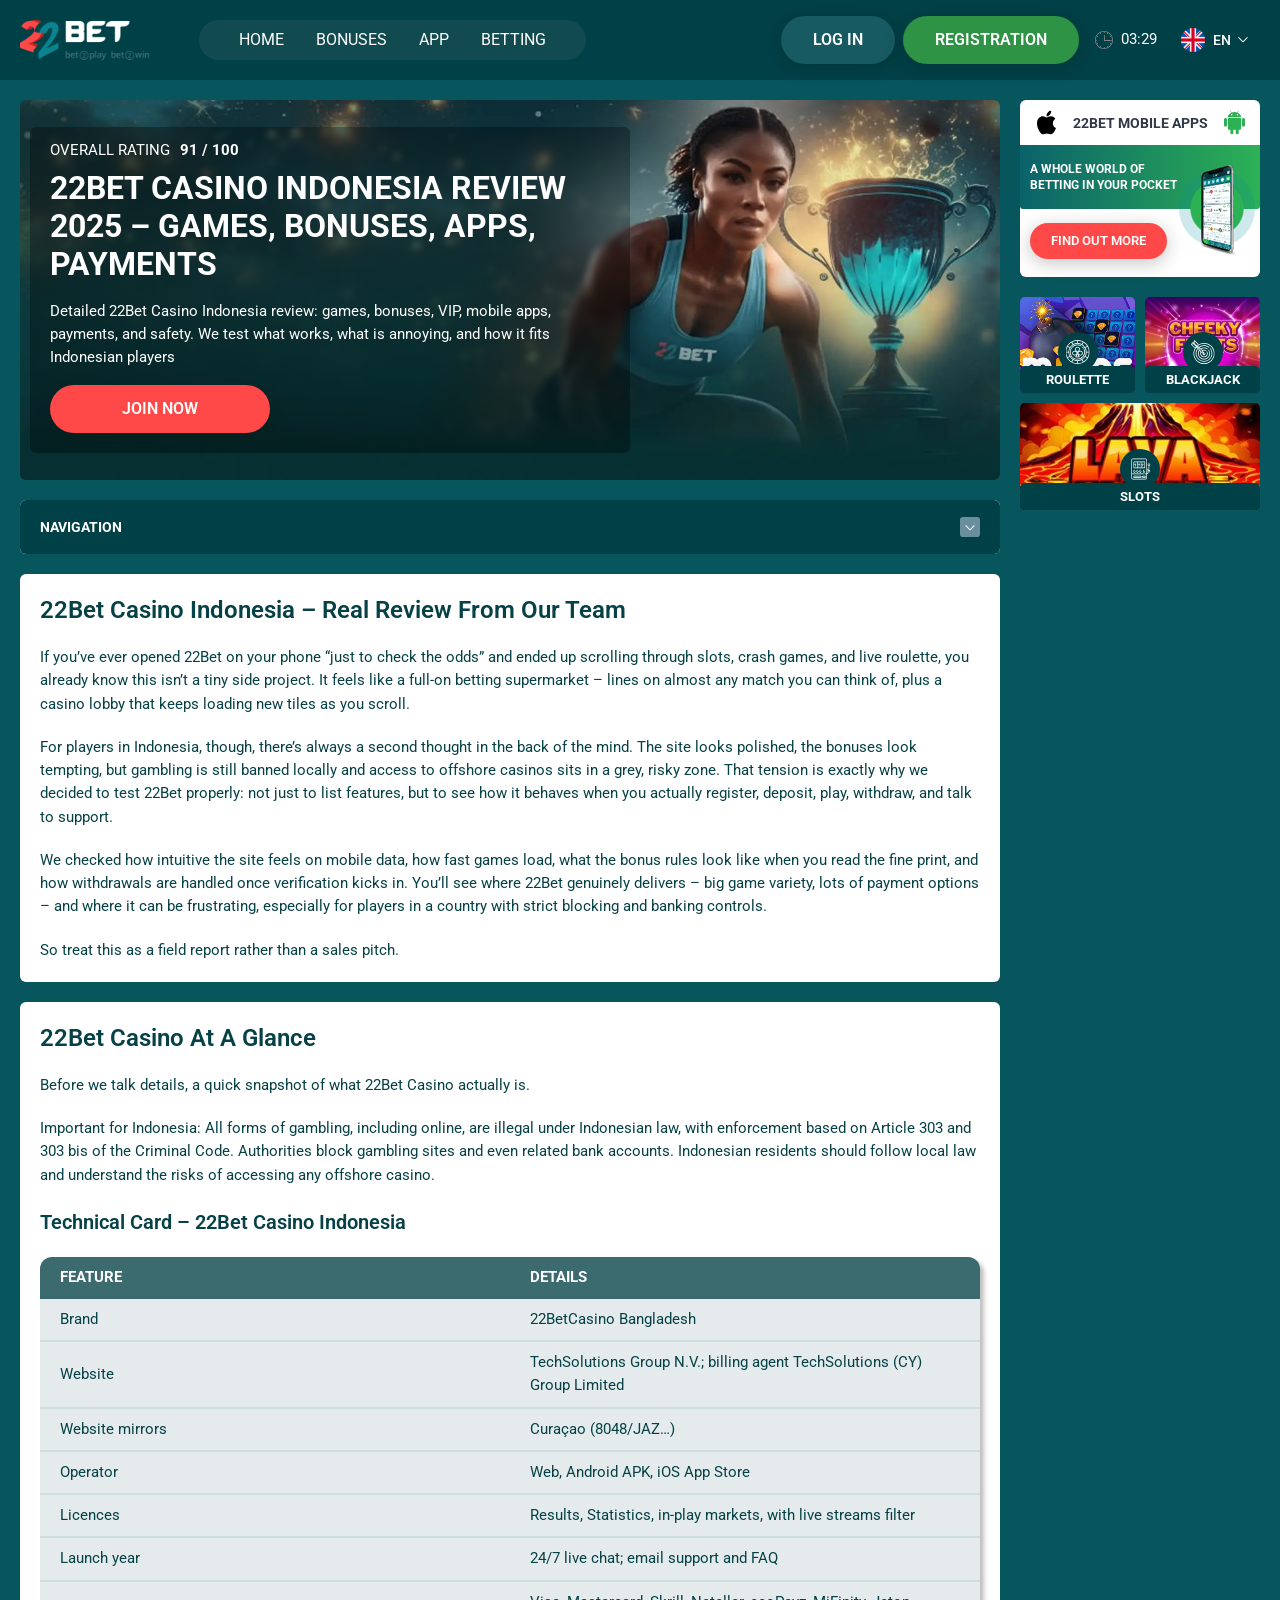
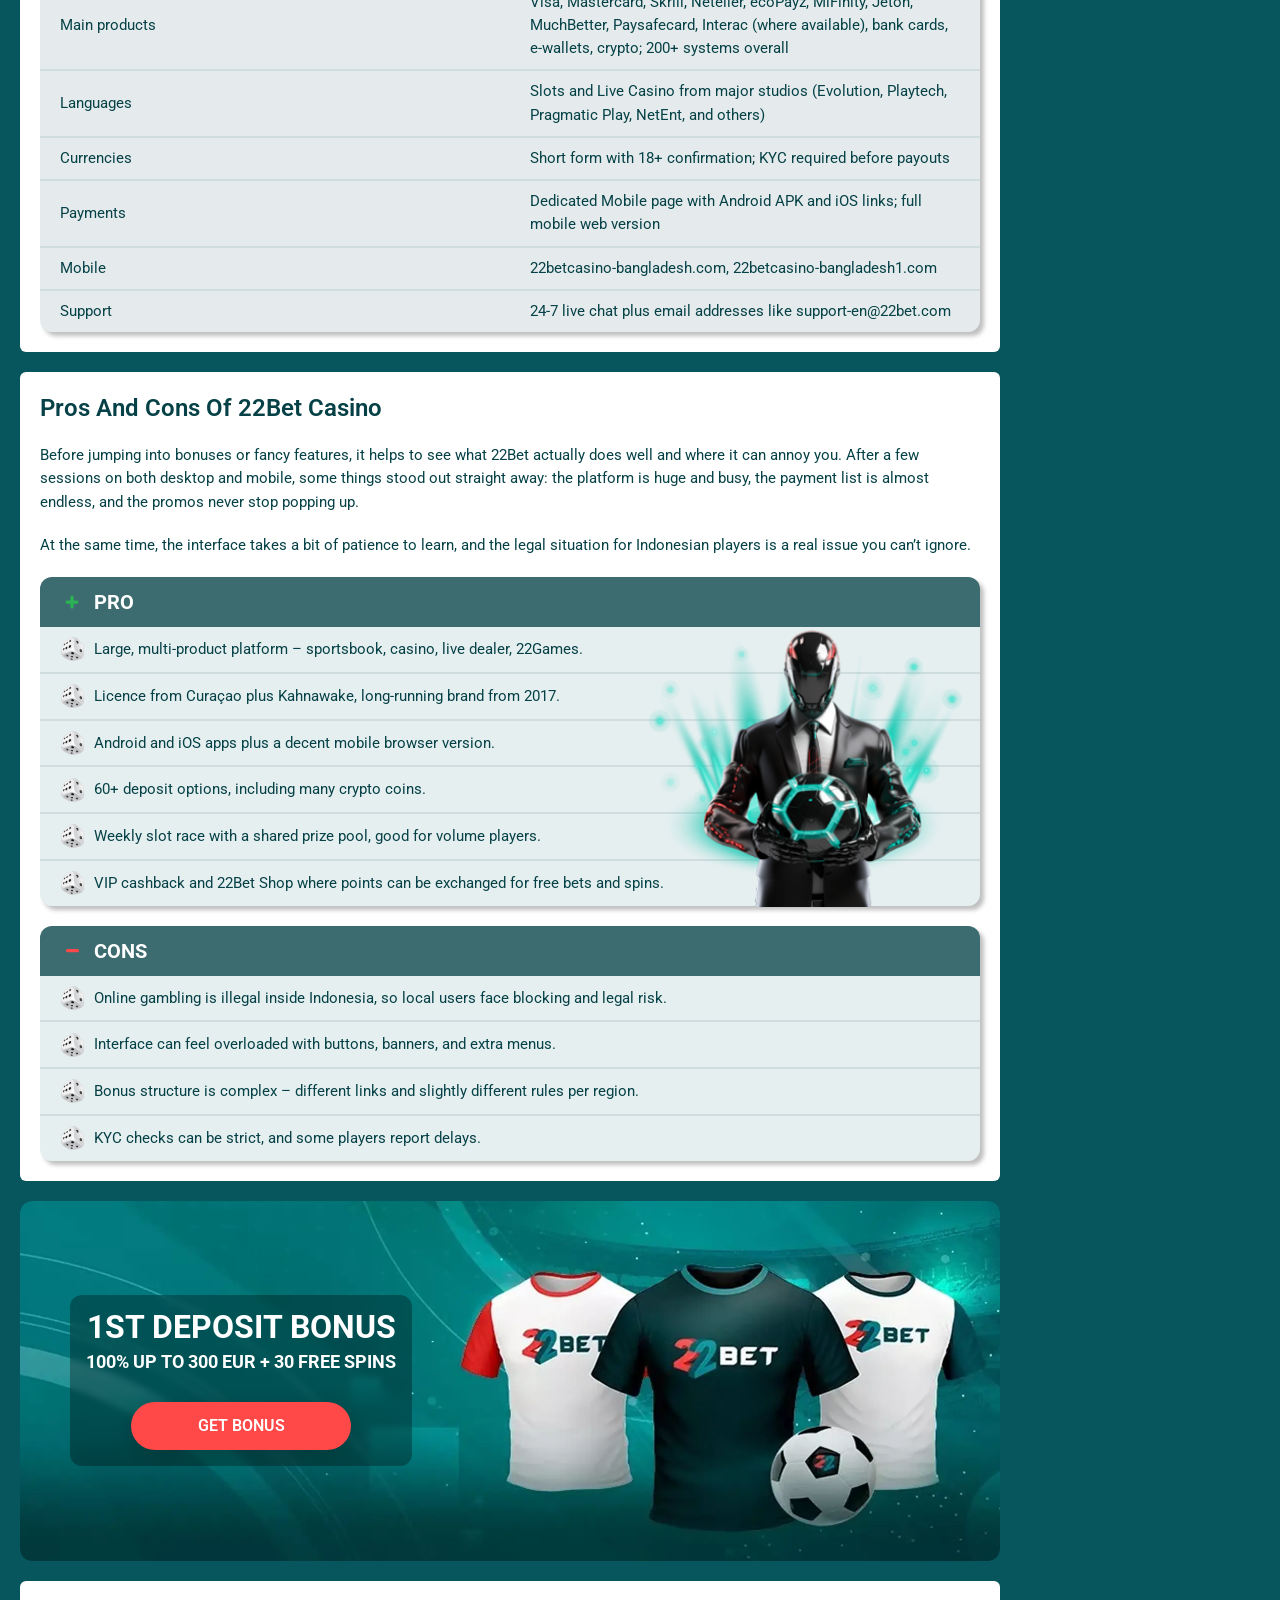
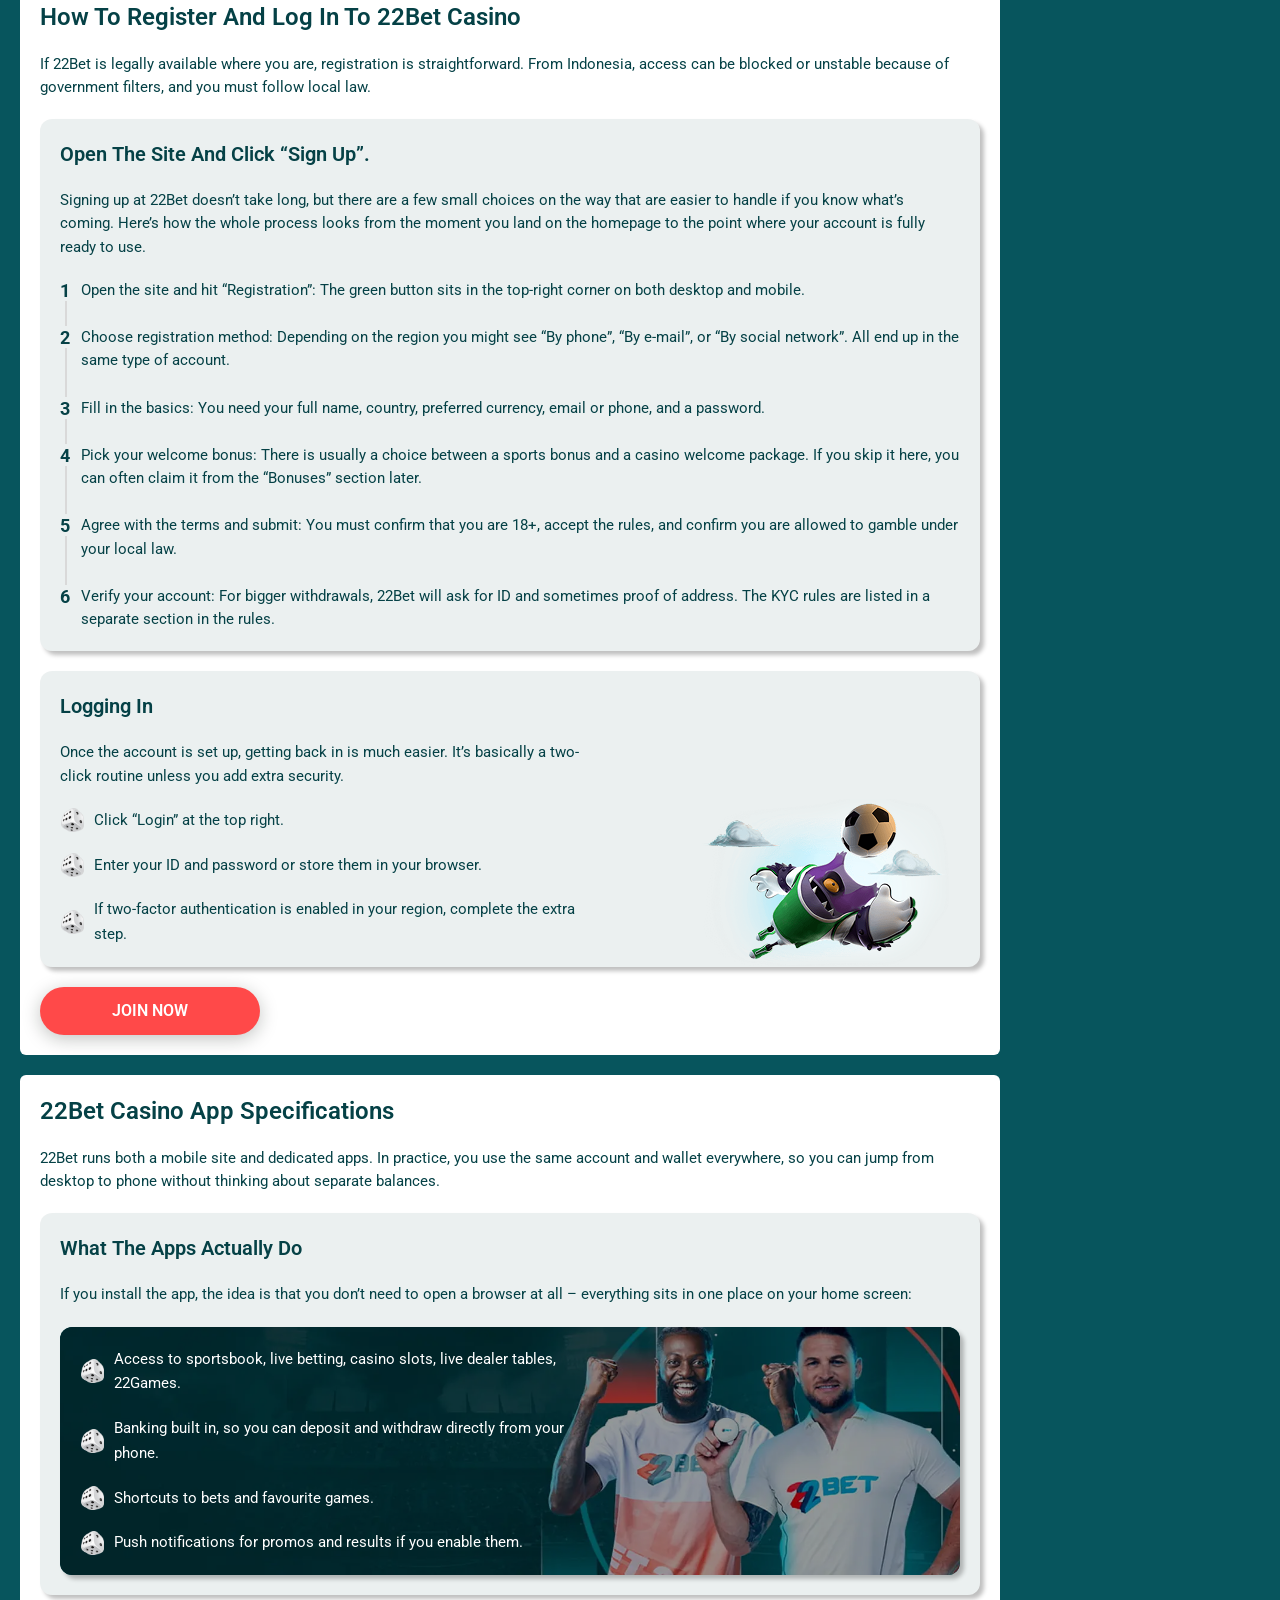
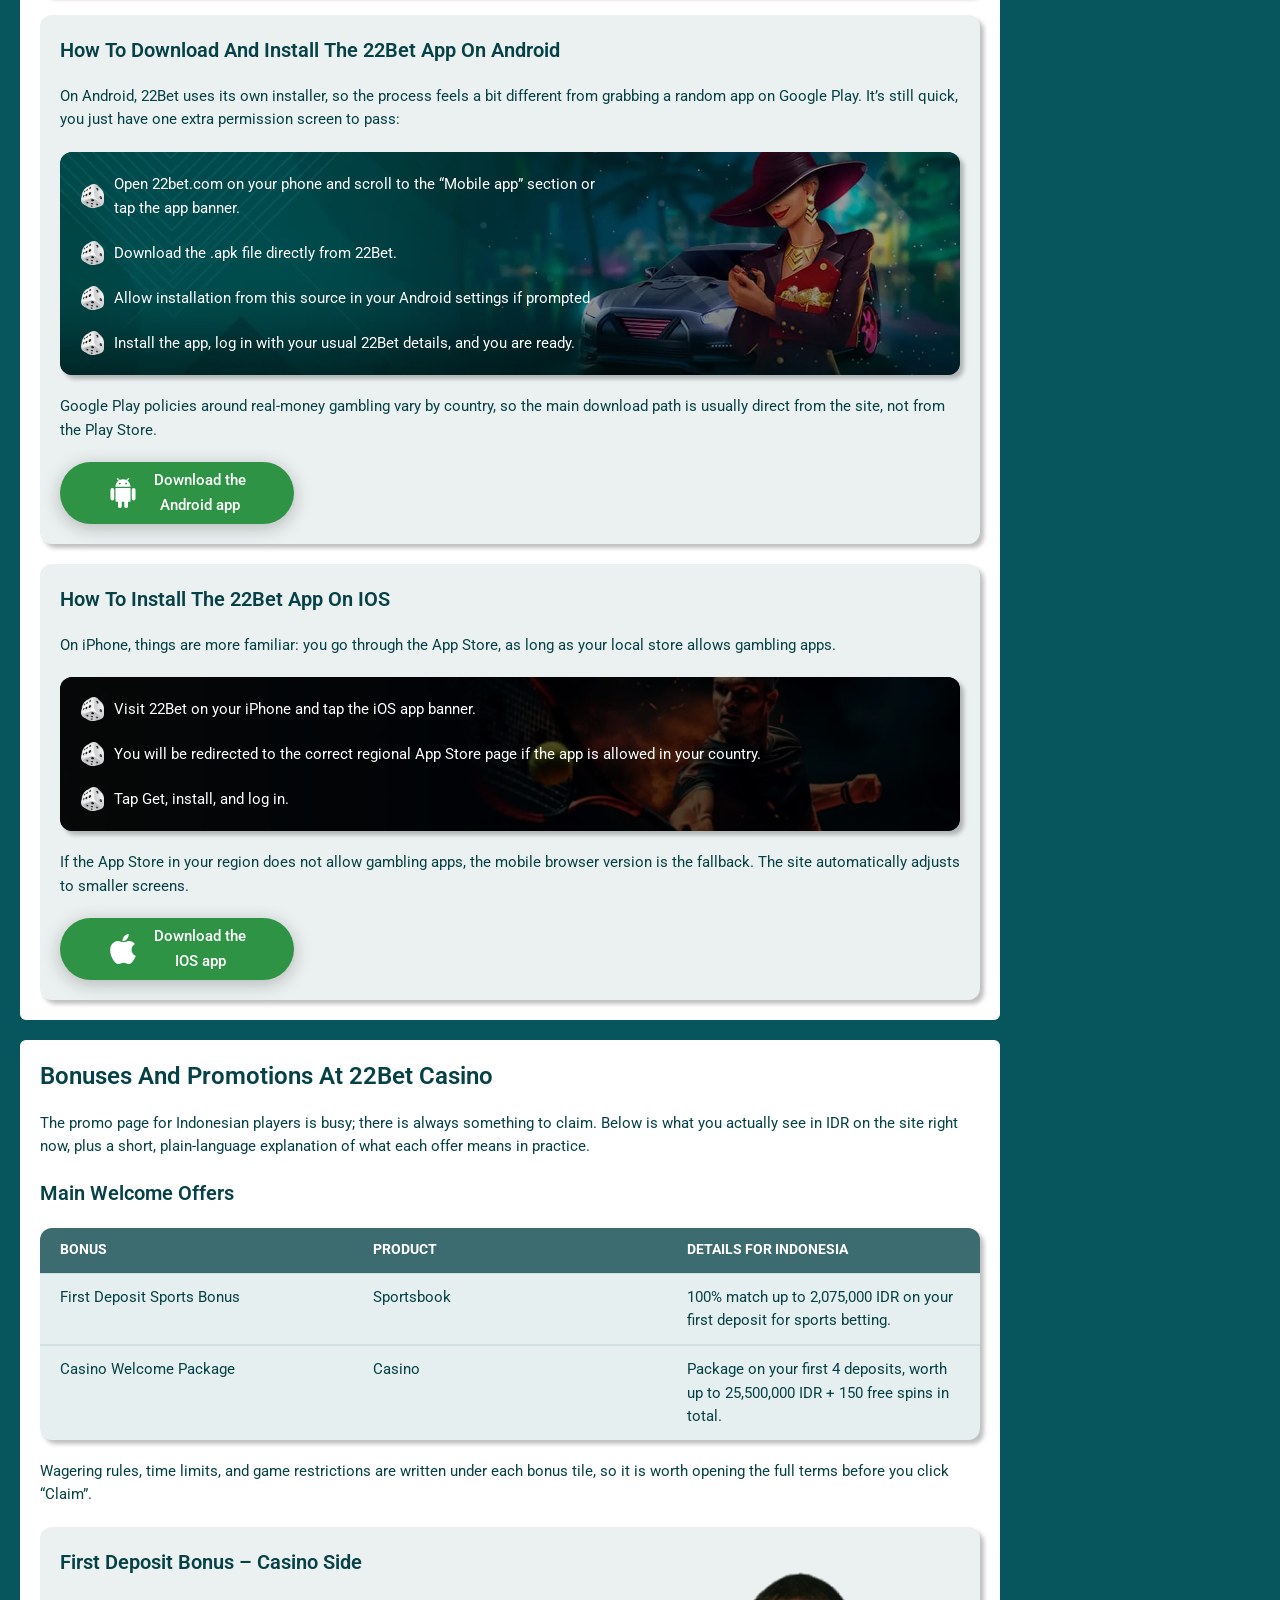
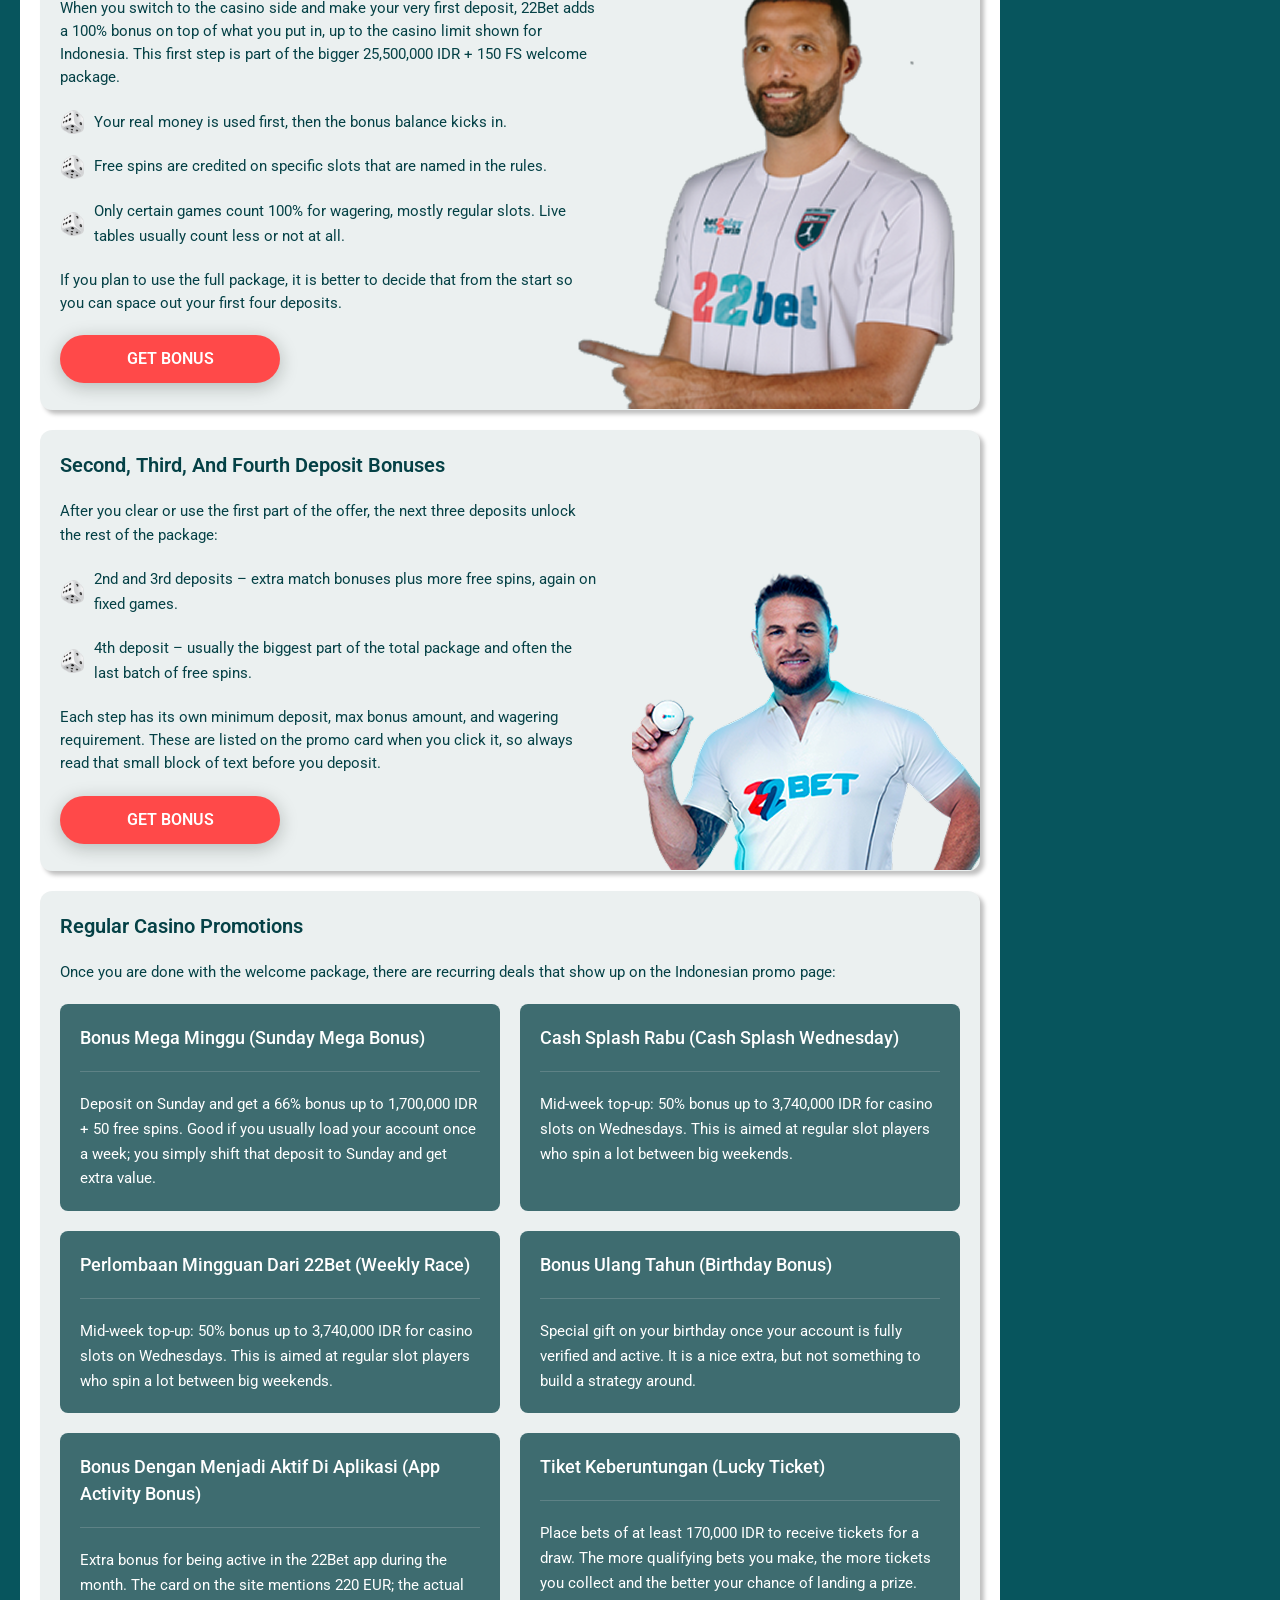
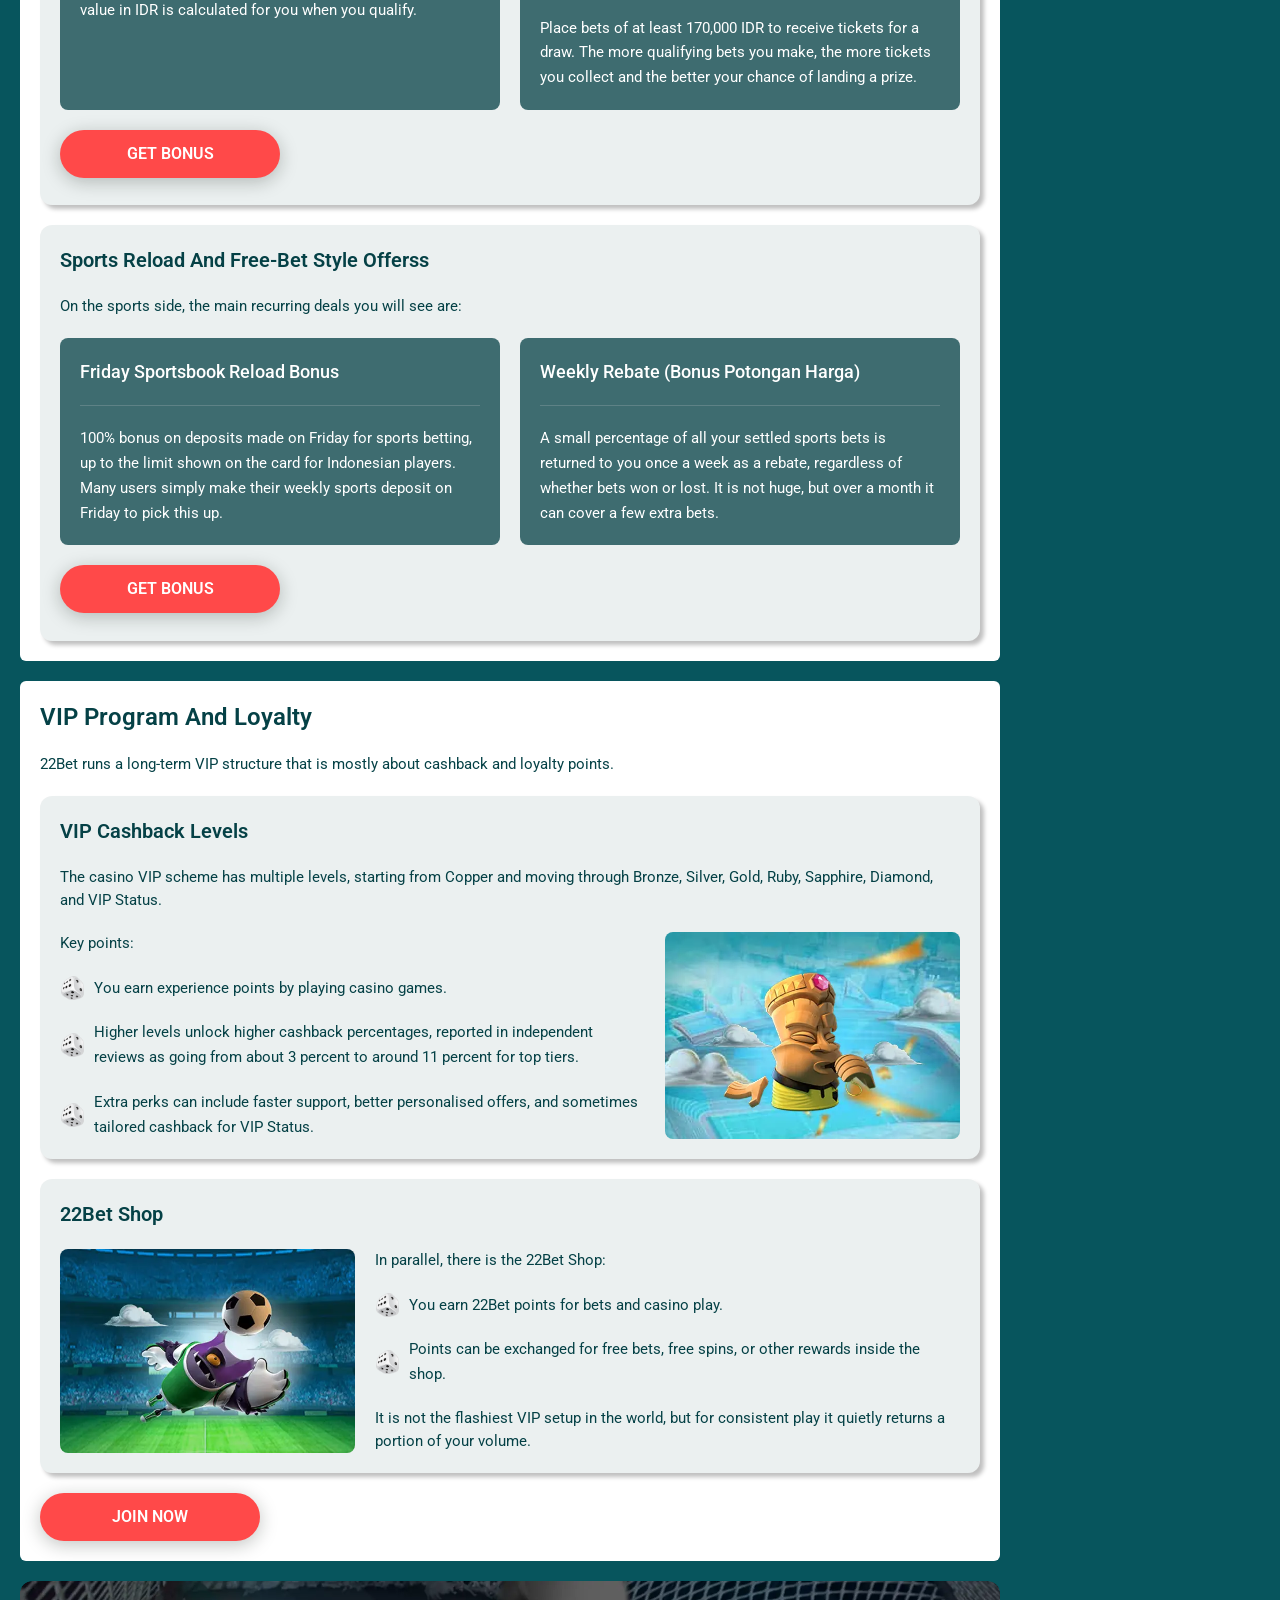
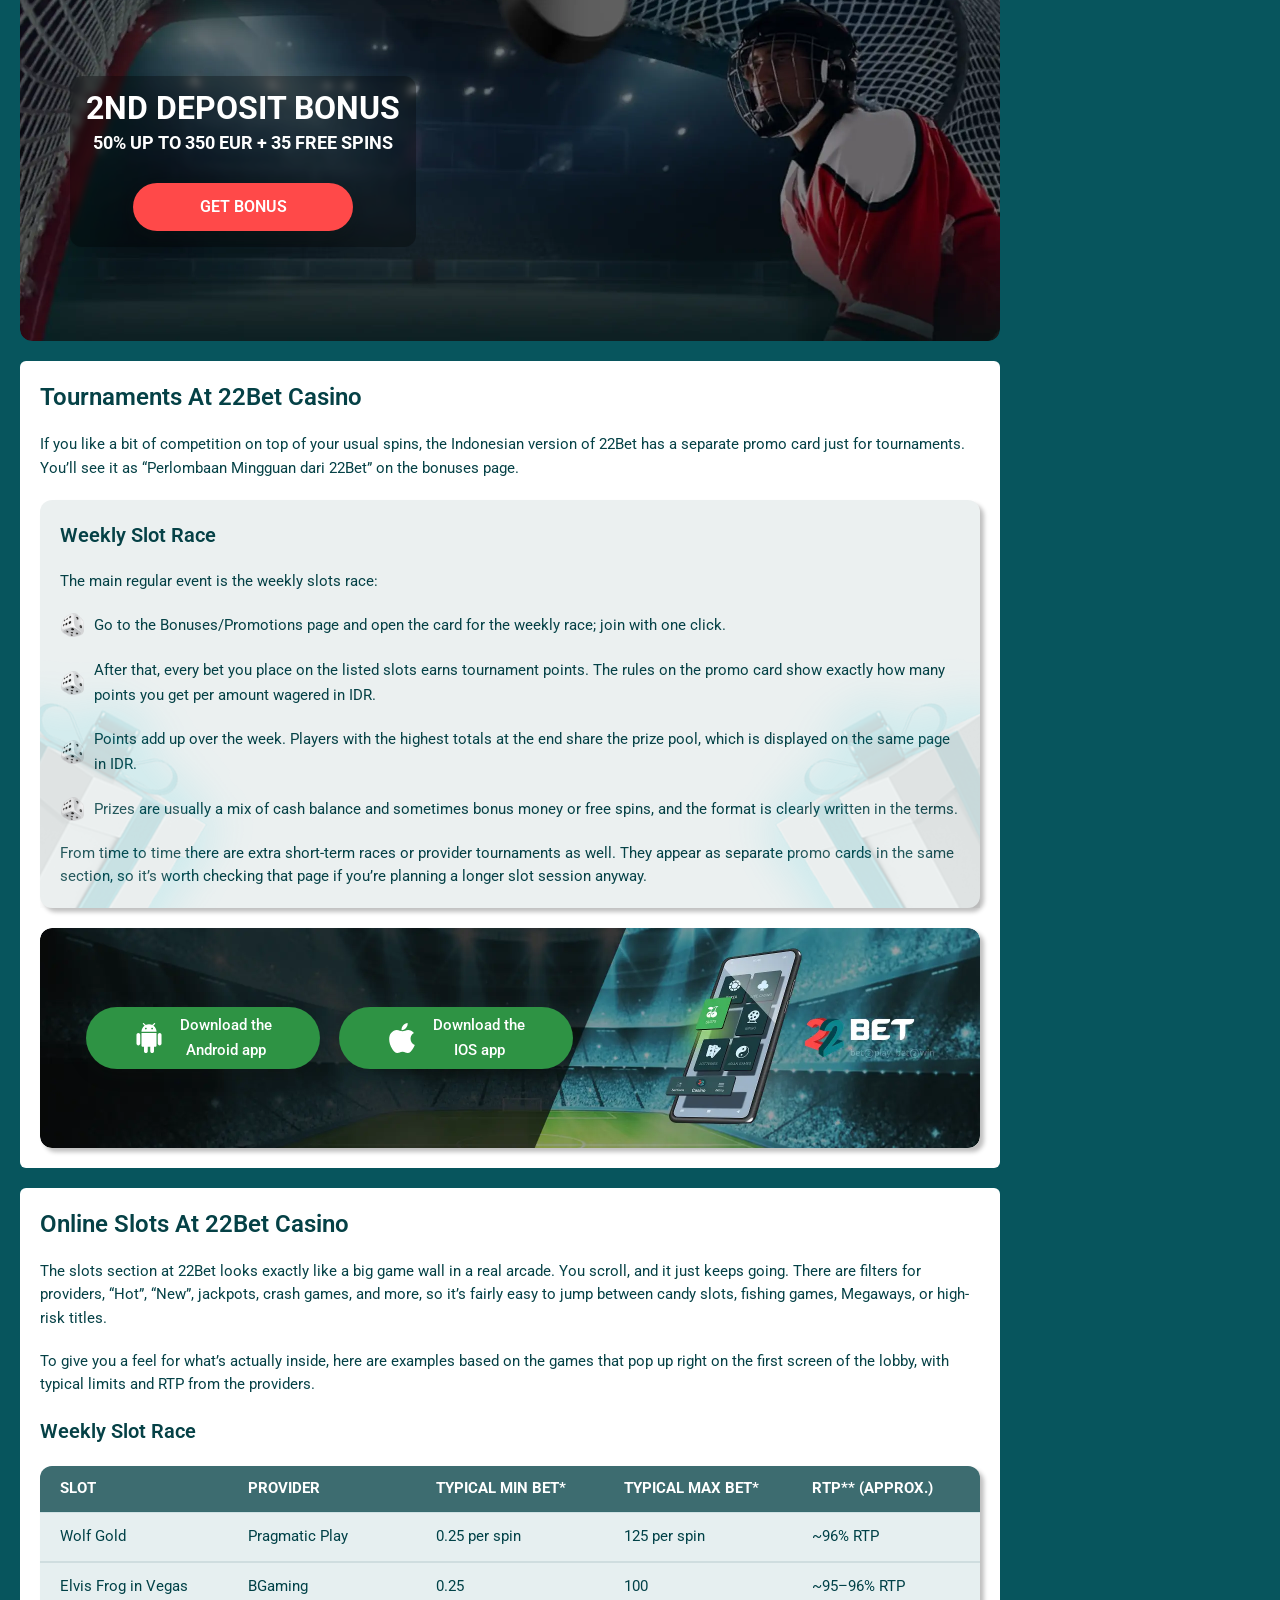
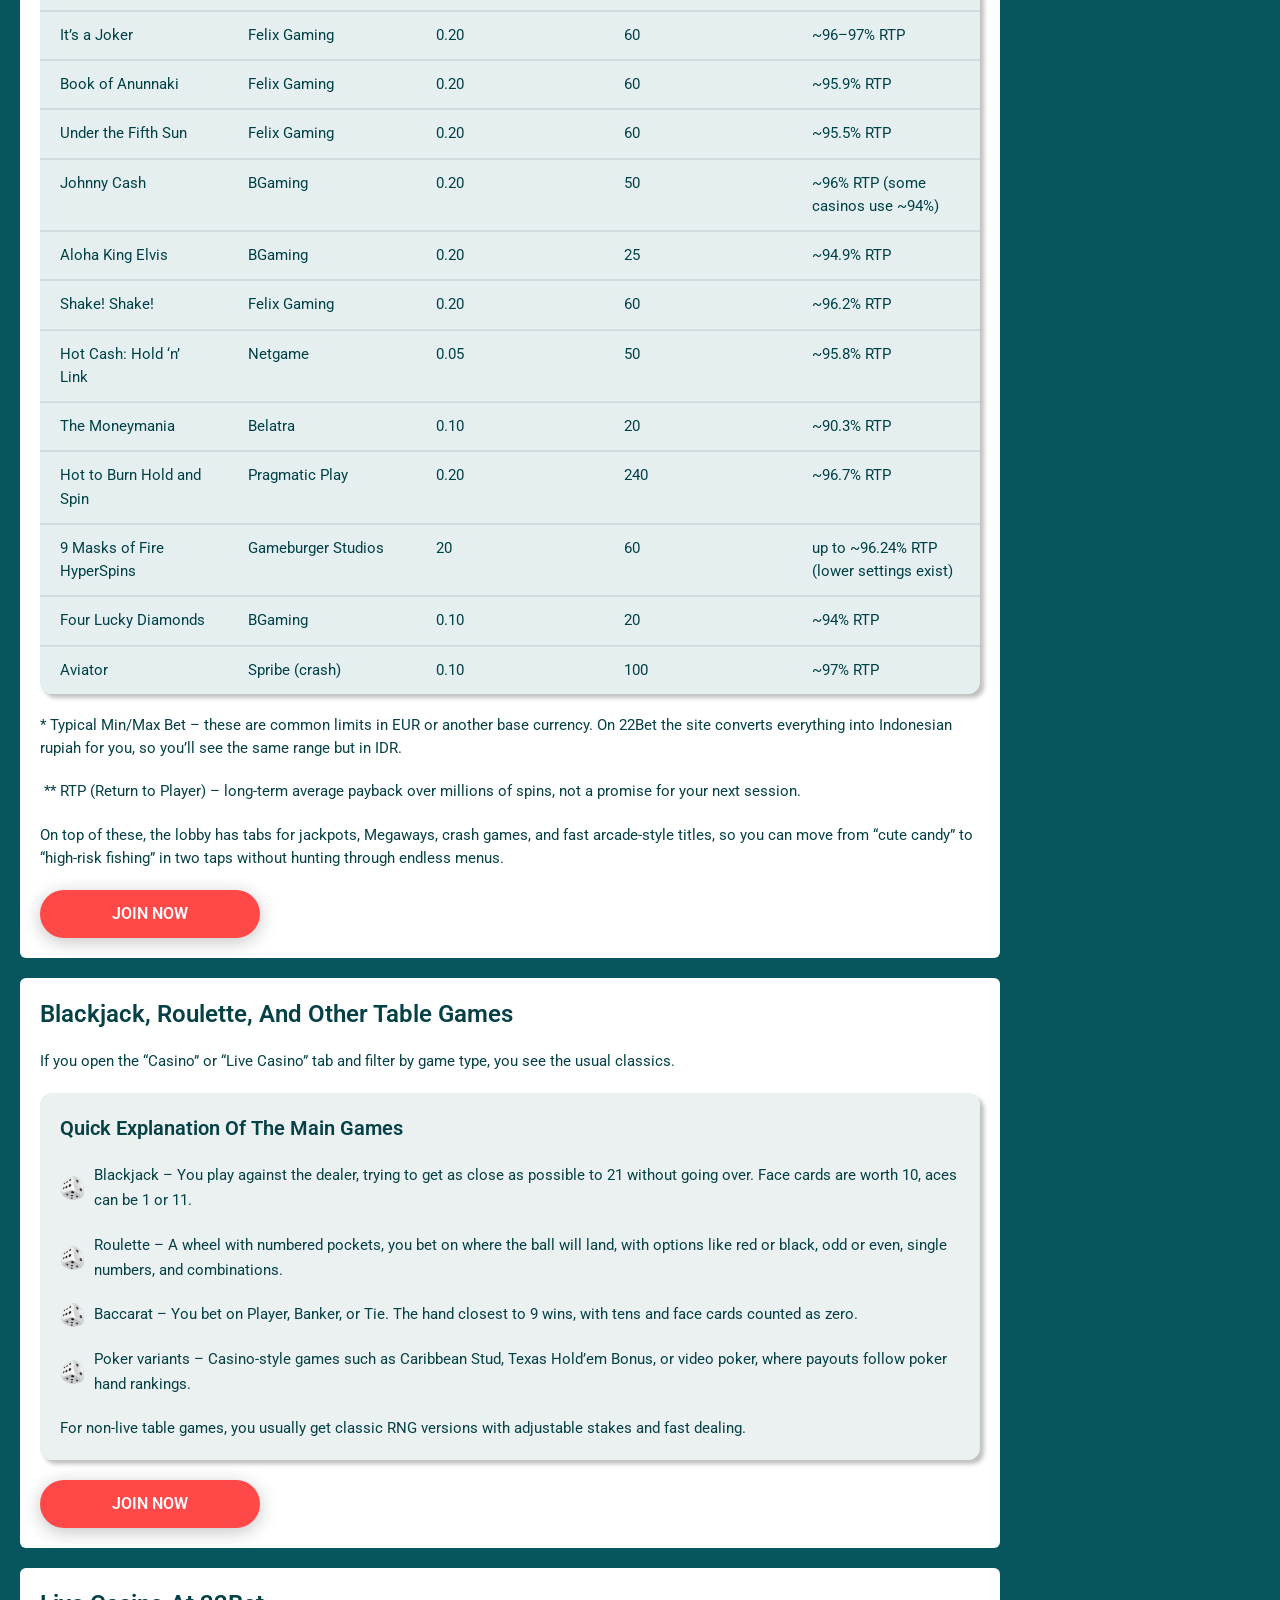
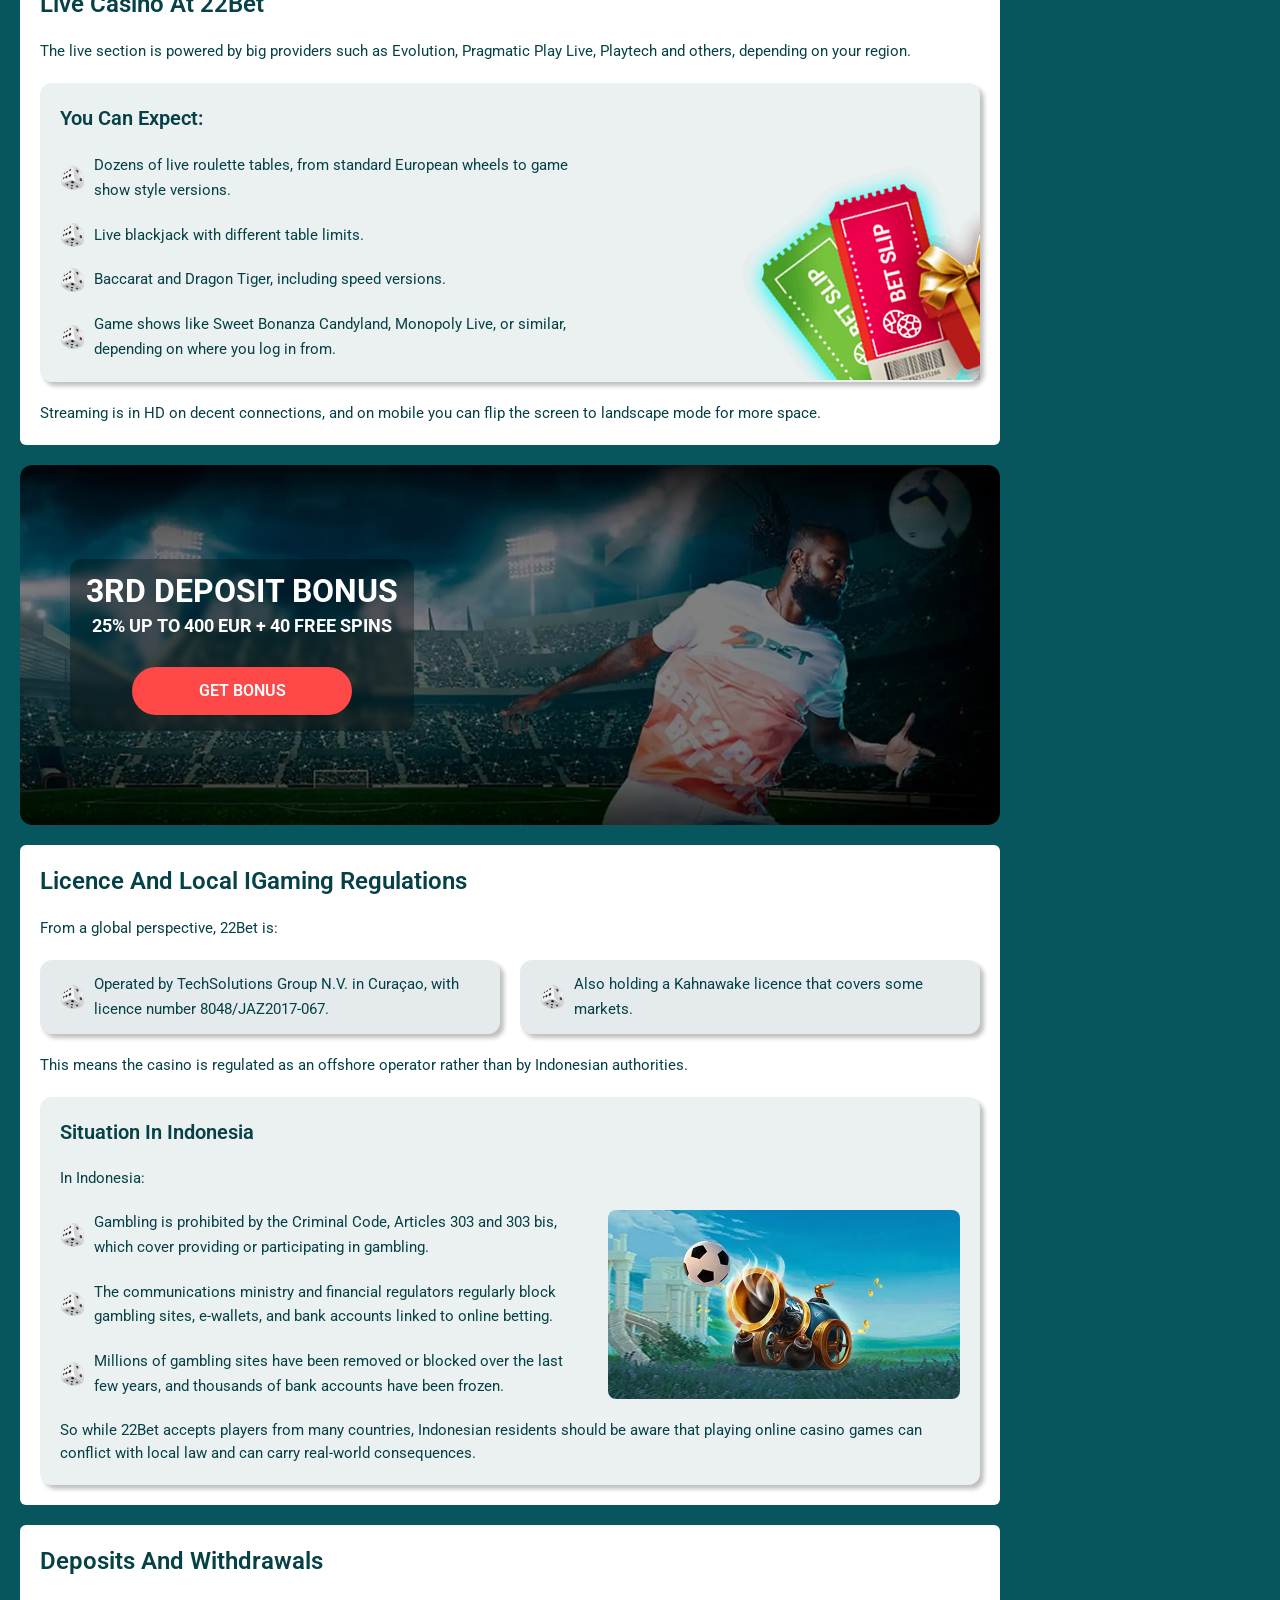
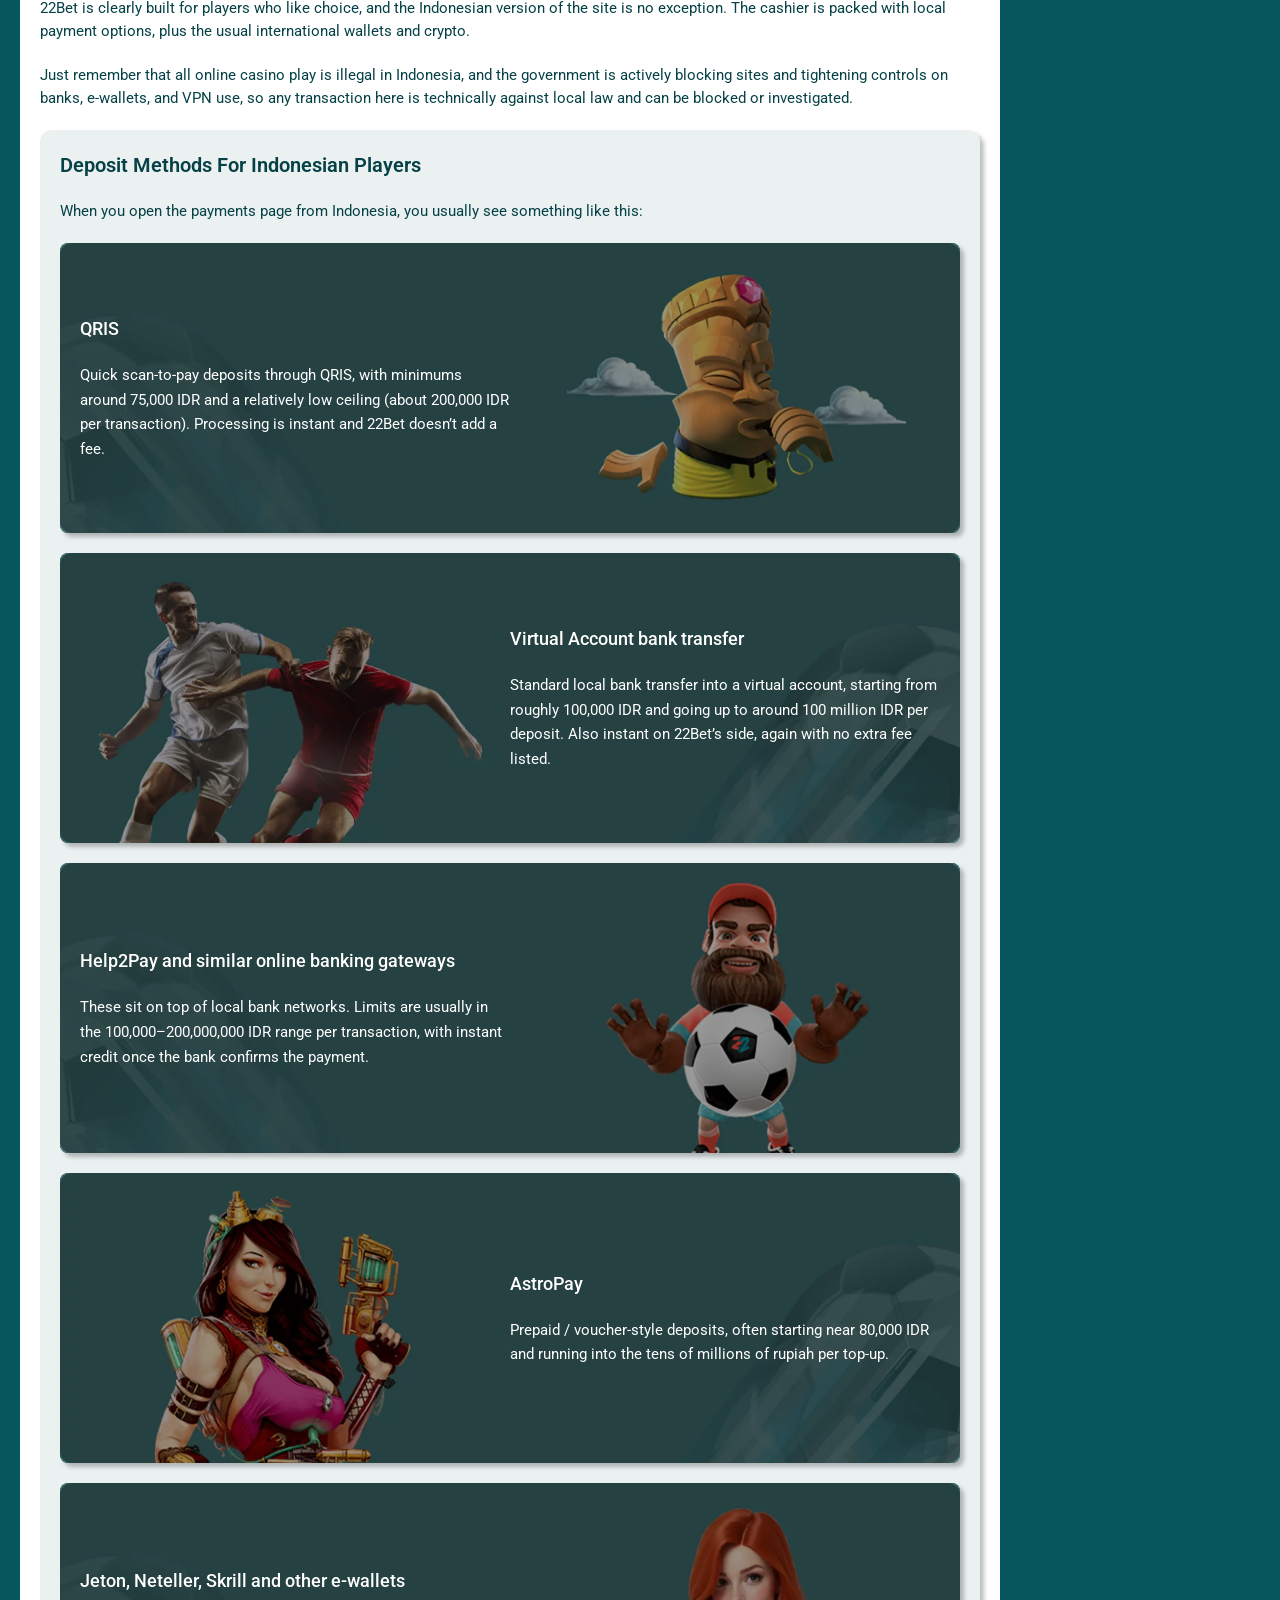
<file: index.html>
<!DOCTYPE html>
<html lang="en">
  <head>
    <meta charset="UTF-8" />

    <meta name="viewport" content="width=device-width, initial-scale=1.0" />
    <title>22Bet Casino Indonesia Review 2025 – Games, Bonuses, Apps, Payments</title>
    <meta
      name="description"
      content="  Detailed 22Bet Casino Indonesia review: games, bonuses, VIP, mobile apps, payments, and safety. We test what works, what is annoying, and how it fits Indonesian players"
    />
    <meta property="og:site_name" content="22Bet Casino" />
    <meta property="og:title" content="22Bet Casino Indonesia Review 2025 – Games, Bonuses, Apps, Payments" />
    <meta property="og:type" content="website" />
    <meta property="og:url" content="http://22betcasino.id/" />
   <meta property="og:image" content="og.png" />
    <meta property="og:image:alt" content="22Bet Casino" />
    <meta property="og:locale" content="en" />
    <meta
      property="og:description"
      content="  Detailed 22Bet Casino Indonesia review: games, bonuses, VIP, mobile apps, payments, and safety. We test what works, what is annoying, and how it fits Indonesian players"
    />
      <link rel="canonical" href="http://22betcasino.id/">
    <link rel="preconnect" href="https://fonts.googleapis.com" />
    <link rel="preconnect" href="https://fonts.gstatic.com" crossorigin />
    <link
      href="https://fonts.googleapis.com/css2?family=Poppins&family=Roboto:wght@400;500;700&display=swap"
      rel="stylesheet"
    />
    
    <link rel="stylesheet" href="./css/reset.css" />
    <link rel="stylesheet" href="./css/main.css" />
    <link rel="stylesheet" href="./css/media.css"/>
    <link rel="icon" href="./images/Group.png" type="image/x-icon"/>
    <script
    src="https://code.jquery.com/jquery-3.6.1.min.js"
    integrity="sha256-o88AwQnZB+VDvE9tvIXrMQaPlFFSUTR+nldQm1LuPXQ="
    crossorigin="anonymous"
  ></script>
  </head>
  <body>
    <header class="header">
      <section class="content header__content">
        <a href="/" class="logo header__logo"
          ><img src="./images/logo.svg" alt="logo" title
        /></a>
        <button class="header__btn-menu" >
          <svg width="16px" height="16px" viewBox="0 0 16 16" xmlns="http://www.w3.org/2000/svg">
              <rect y="0" width="16" height="3" rx="1.5"></rect>
              <rect y="6.5" width="16" height="3" rx="1.5"></rect>
              <rect y="13" width="16" height="3" rx="1.5"></rect>
            </svg>
        </button>

          <nav class="menu header__menu">
            <ul class="header__menu-list">
               <li>
                <a href="/">
                Home
                </a>
              </li>
                
              <li>
                <a href="./bonus.html">
                 Bonuses
                </a>
              </li>
              
              <li>
                <a href="./app.html">
                 App
                </a>
              </li>
               <li>
                <a href="./betting.html">
               Betting
                </a>
              </li>
              
              
             
            
             
            </ul>
            <div class="header__button header__button-menu " >
              <a href="#" class="button  button__login-menu">log in</a>
              <a href="#" class="button button__menu">registration</a>
            </div>
           
          </nav>
            <a href="#" class="button button__login">log in</a>
            <a href="#" class="button button__singup">registration</a>
            <div id="clock" class="header__time">00:00</div>
            
            
            <div class="header__language">
                <div class="header__flag-wrap">
                  <a class="header__country" href="#">
                    <span><img src="./images/flag.png" alt=" Flag" title /></span>
                      <span>en</span>
                  </a>
                </div>
                <div class="header__flag-menu">
                  <ul>
                    
                    <li>
                      <a href="#" class="header__flag-link">
                        <span>
                          <img src="./images/flag-id.png" alt="flag" title />
                        </span>
                        <span>id</span>
                      </a>
                    </li>
                   
                    
                   
                  </ul>
                </div>
              </div>  
      </section>
    </header>
     <main class="main home">
      <section class="main__wrap">
        <aside class="sidebar sidebar-left ">
            <div class="sidebar-left__champion">
                <div class="top-champion__links-desk menu__review-desk">TOP Championships</div>
            </div>
            <div class="sidebar-left__matches">
                <div class="top-matches__links-desk menu__review-desk">Top matches</div>
            </div>
                <div class="sidebar-left__quik">
                  <div class="menu__links-desk"><a href="#">
                    <img src="./images/sidebar/liveEvents-sidebar.svg" alt="" title="">Live events</a>
                  </div>
                  <ul class="menu__links">
                    <li>
                      <a href="#"
                        ><img
                          src="./images/sidebar/football.svg"
                          alt="Football"
                          title
                        />Football (44)</a
                      >
                    </li>
                    <li>
                      <a href="#"
                        ><img
                          src="./images/sidebar/tennis.svg"
                          alt="Tennis"
                          title
                        />Tennis (47)</a
                      >
                    </li>
                    <li>
                      <a href="#"
                        ><img
                          src="./images/sidebar/basketball.svg"
                          alt="Basketball"
                          title
                        />Basketball (26)</a
                      >
                    </li>
                    <li>
                      <a href="#"
                        ><img
                          src="./images/sidebar/hockey.svg"
                          alt="Ice Hockey"
                          title
                        />Ice Hockey (18)</a
                      >
                    </li>
                    
                    <li>
                      <a href="#"
                        ><img
                          src="./images/sidebar/volleyball.svg"
                          alt="Volleyball"
                          title
                        />Volleyball (15)</a
                      >
                    </li>
                     <li>
                      <a href="#"
                        ><img
                          src="./images/sidebar/table-tenis.svg"
                          alt="Table Tennis"
                          title
                        />Table Tennis (15)</a
                      >
                    </li>
                     <li>
                      <a href="#"
                        ><img
                          src="./images/sidebar/handball.svg"
                          alt="Handball"
                          title
                        />Handball (15)</a
                      >
                    </li>
                     <li>
                      <a href="#"
                        ><img
                          src="./images/sidebar/cricket.svg"
                          alt="Cricket"
                          title
                        />Cricket (15)</a
                      >
                    </li>
                     <li>
                      <a href="#"
                        ><img
                          src="./images/sidebar/esports.svg"
                          alt="Esports"
                          title
                        />Esports (15)</a
                      >
                    </li>
                    
                   
                  </ul>
                </div>
              
                <div class="sidebar-left__review">
                  <div class="menu__review-desk sidebar__desk">Navigation
</div>
                  <ul class="menu__review sidebar__list">
                    <li><a href="#22Bet-Casino-Indonesia–Real-Review-From-Our-Team">22Bet Casino Indonesia – Real Review From Our Team</a></li>
                    <li><a href="#22Bet-Casino-at-a-Glance">22Bet Casino at a Glance</a></li>
                    <li><a href="#Pros-and-Cons-of-22Bet-Casino">Pros and Cons of 22Bet Casino</a></li>
                    <li><a href="#How-to-Register-and-Log-In-to-22Bet-Casino">How to Register and Log In to 22Bet Casino</a></li>
                    <li><a href="#22Bet-Casino-App-Specifications">22Bet Casino App Specifications</a></li>
                    <li><a href="#Bonuses-and-Promotions-at-22Bet-Casino">Bonuses and Promotions at 22Bet Casino</a></li>
                    <li><a href="#VIP-Program-and-Loyalty">VIP Program and Loyalty</a></li>
                    <li><a href="#Tournaments-at-22Bet-Casino">Tournaments at 22Bet Casino</a></li>
                    <li><a href="#Online-Slots-at-22Bet-Casino">Online Slots at 22Bet Casino</a></li>
                    <li><a href="#Blackjack,-Roulette,-and-Other-Table-Games">Blackjack, Roulette, and Other Table Games</a></li>
                    <li><a href="#Live-Casino-at-22Bet">Live Casino at 22Bet</a></li>
                    <li><a href="#Licence-and-Local-iGaming-Regulations">Licence and Local iGaming Regulations</a></li>
                    <li><a href="#Deposits-and-Withdrawals">Deposits and Withdrawals</a></li>
                    <li><a href="#Customer-Support">Customer Support</a></li>
                    <li><a href="#FAQ">FAQ</a></li>
                    <li><a href="#Player-Impressions–What-People-Usually-Say">Player Impressions – What People Usually Say</a></li>
                    <li><a href="#Our-Rating-for-22Bet-Casino">Our Rating for 22Bet Casino</a></li>
                    <li><a href="#Expert-Summary–Is-22Bet-Casino-Worth-It-for-Indonesian-Players?">Expert Summary – Is 22Bet Casino Worth It for Indonesian Players?</a></li>
                  
                  </ul>
                </div>
             
        </aside>
       <section class="content__wrapper ">

       
          <section class="content hero">
           
            <div class="background">
              <img src="./images/main/bg-main.webp" alt="hero" title />
              
            </div>
            <div class="hero__wrapper hero__wrapper-main">
              <div class="hero__data">
                <div class="hero__rating" >
                  <p>Overall Rating</p>
                  
                  <span >
                    <span >91</span>
                  <span>/</span> 
                  <span >100</span>
                 
                  </span>
                </div>
                <h1 class="title general hero__title">
               22Bet Casino Indonesia Review 2025 – Games, Bonuses, Apps, Payments
                </h1>
                <p class="hero__text">Detailed 22Bet Casino Indonesia review: games, bonuses, VIP, mobile apps, payments, and safety. We test what works, what is annoying, and how it fits Indonesian players</p>
                <a href="#" class="button  hero__button">Join Now</a>
               
              </div>
             
            </div>
          </section>
          <section class="content menu-review__content">
            
                <div class="menu__review-desk menu__review-content">Navigation
</div>
                <ul class="menu__review menu__review-list">
                     <li><a href="#22Bet-Casino-Indonesia–Real-Review-From-Our-Team">22Bet Casino Indonesia – Real Review From Our Team</a></li>
                    <li><a href="#22Bet-Casino-at-a-Glance">22Bet Casino at a Glance</a></li>
                    <li><a href="#Pros-and-Cons-of-22Bet-Casino">Pros and Cons of 22Bet Casino</a></li>
                    <li><a href="#How-to-Register-and-Log-In-to-22Bet-Casino">How to Register and Log In to 22Bet Casino</a></li>
                    <li><a href="#22Bet-Casino-App-Specifications">22Bet Casino App Specifications</a></li>
                    <li><a href="#Bonuses-and-Promotions-at-22Bet-Casino">Bonuses and Promotions at 22Bet Casino</a></li>
                    <li><a href="#VIP-Program-and-Loyalty">VIP Program and Loyalty</a></li>
                    <li><a href="#Tournaments-at-22Bet-Casino">Tournaments at 22Bet Casino</a></li>
                    <li><a href="#Online-Slots-at-22Bet-Casino">Online Slots at 22Bet Casino</a></li>
                    <li><a href="#Blackjack,-Roulette,-and-Other-Table-Games">Blackjack, Roulette, and Other Table Games</a></li>
                    <li><a href="#Live-Casino-at-22Bet">Live Casino at 22Bet</a></li>
                    <li><a href="#Licence-and-Local-iGaming-Regulations">Licence and Local iGaming Regulations</a></li>
                    <li><a href="#Deposits-and-Withdrawals">Deposits and Withdrawals</a></li>
                    <li><a href="#Customer-Support">Customer Support</a></li>
                    <li><a href="#FAQ">FAQ</a></li>
                    <li><a href="#Player-Impressions–What-People-Usually-Say">Player Impressions – What People Usually Say</a></li>
                    <li><a href="#Our-Rating-for-22Bet-Casino">Our Rating for 22Bet Casino</a></li>
                    <li><a href="#Expert-Summary–Is-22Bet-Casino-Worth-It-for-Indonesian-Players?">Expert Summary – Is 22Bet Casino Worth It for Indonesian Players?</a></li>
                  
                </ul>
             
          
          </section>
          <section class="content article" id="22Bet-Casino-Indonesia–Real-Review-From-Our-Team">
   <h2 class="title high article__title">22Bet Casino Indonesia – Real Review From Our Team</h2>
   <p>If you’ve ever opened 22Bet on your phone “just to check the odds” and ended up scrolling through slots, crash games, and live roulette, you already know this isn’t a tiny side project. It feels like a full-on betting supermarket – lines on almost any match you can think of, plus a casino lobby that keeps loading new tiles as you scroll.</p>
   <p>For players in Indonesia, though, there’s always a second thought in the back of the mind. The site looks polished, the bonuses look tempting, but gambling is still banned locally and access to offshore casinos sits in a grey, risky zone. That tension is exactly why we decided to test 22Bet properly: not just to list features, but to see how it behaves when you actually register, deposit, play, withdraw, and talk to support.</p>
   <p>We checked how intuitive the site feels on mobile data, how fast games load, what the bonus rules look like when you read the fine print, and how withdrawals are handled once verification kicks in. You’ll see where 22Bet genuinely delivers – big game variety, lots of payment options – and where it can be frustrating, especially for players in a country with strict blocking and banking controls.</p>
   <p>So treat this as a field report rather than a sales pitch.</p>
    </section>
           <section class="content article" id="22Bet-Casino-at-a-Glance">
   <h2 class="title high article__title">22Bet Casino at a Glance</h2>
   <p>Before we talk details, a quick snapshot of what 22Bet Casino actually is.</p>
   <p>Important for Indonesia: All forms of gambling, including online, are illegal under Indonesian law, with enforcement based on Article 303 and 303 bis of the Criminal Code. Authorities block gambling sites and even related bank accounts. Indonesian residents should follow local law and understand the risks of accessing any offshore casino.</p>
    <h3>Technical Card – 22Bet Casino Indonesia</h3>
  
    <div class=" features__table">
              <table>
                <thead>
                  <tr>
                    <th>Feature</th>
                    <th>
Details</th>
                  </tr>
                </thead>
                <tbody>
                  
               <tr>
                <td>Brand</td>
                <td>22BetCasino Bangladesh</td>
               </tr>
               
               <tr>
                <td>Website</td>
                <td>TechSolutions Group N.V.; billing agent TechSolutions (CY) Group Limited</td>
               </tr>
               <tr>
                <td>Website mirrors</td>
                <td>Curaçao (8048/JAZ…)</td>
               </tr>
               <tr>
                <td>Operator</td>
                <td>Web, Android APK, iOS App Store</td>
               </tr>
               <tr>
                <td>Licences</td>
                <td>Results, Statistics, in-play markets, with live streams filter</td>
               </tr>
               <tr>
                <td>Launch year</td>
                <td>24/7 live chat; email support and FAQ</td>
               </tr>
               <tr>
                <td>Main products</td>
                <td>Visa, Mastercard, Skrill, Neteller, ecoPayz, MiFinity, Jeton, MuchBetter, Paysafecard, Interac (where available), bank cards, e-wallets, crypto; 200+ systems overall</td>
               </tr>
               <tr>
                <td>Languages</td>
                <td>Slots and Live Casino from major studios (Evolution, Playtech, Pragmatic Play, NetEnt, and others)</td>
               </tr>
               <tr>
                <td>Currencies</td>
                <td>Short form with 18+ confirmation; KYC required before payouts</td>
               </tr>
               <tr>
                <td>Payments</td>
                <td>Dedicated Mobile page with Android APK and iOS links; full mobile web version</td>
               </tr>
               <tr>
                <td>Mobile</td>
                <td>22betcasino-bangladesh.com, 22betcasino-bangladesh1.com</td>
               </tr>
               <tr>
                <td>Support</td>
                <td>24-7 live chat plus email addresses like support-en@22bet.com</td>
               </tr>
                
                </tbody>
              </table>
            </div>
          
           </section>
             <section class="content article" id="Pros-and-Cons-of-22Bet-Casino">
   <h2 class="title high article__title">Pros and Cons of 22Bet Casino</h2>
  <p>Before jumping into bonuses or fancy features, it helps to see what 22Bet actually does well and where it can annoy you. After a few sessions on both desktop and mobile, some things stood out straight away: the platform is huge and busy, the payment list is almost endless, and the promos never stop popping up. </p>
  <p>At the same time, the interface takes a bit of patience to learn, and the legal situation for Indonesian players is a real issue you can’t ignore.</p>
    
      
            <div class="features__content">
              <div class="content__wrapp">
                <div class="features__list features__list-pre">
                  <h3><img src="./images/main/features-plus.svg" alt="icon" title>Pro

</h3>

                <ul >
                  
                <li>Large, multi-product platform – sportsbook, casino, live dealer, 22Games.</li>
                <li>Licence from Curaçao plus Kahnawake, long-running brand from 2017.</li>
                <li>Android and iOS apps plus a decent mobile browser version.</li>
                <li>60+ deposit options, including many crypto coins.</li>
                <li>Weekly slot race with a shared prize pool, good for volume players.</li>
                <li>VIP cashback and 22Bet Shop where points can be exchanged for free bets and spins.</li>
                </ul>
                <div class="features__decor">
                <img src="./images/main/main-decor1.png" alt="banner" title />
              </div>
                </div>
               <div class="features__list features__item">
                 <h3><img src="./images/main/features-minus.svg" alt="icon" title>Cons

</h3>

                <ul >
                  <li>Online gambling is illegal inside Indonesia, so local users face blocking and legal risk.</li>
                  <li>Interface can feel overloaded with buttons, banners, and extra menus.</li>
                  <li>Bonus structure is complex – different links and slightly different rules per region.</li>
                  <li>KYC checks can be strict, and some players report delays.</li>
                </ul>
                </div>
              </div>
            </div>
 
          </section>
             <section class="content banner banner__main">
            <div class="background banner__background">
              <img src="./images/main/banner-main1.webp" alt="banner" title />
            </div>
            <div class="banner__info">
              <h2 class="title high banner__title-main">
     1st Deposit Bonus
                
              </h2>
<p class="banner__subtitle">100% up to 300 EUR + 30 Free spins</p>
              <a href="#" class="button banner__button">Get Bonus</a>
              
            </div>
          </section>

          
 <section class="content article" id="How-to-Register-and-Log-In-to-22Bet-Casino">
            <h2 class="title high article__title">How to Register and Log In to 22Bet Casino</h2>
            <p>If 22Bet is legally available where you are, registration is straightforward. From Indonesia, access can be blocked or unstable because of government filters, and you must follow local law.</p>
  <div class="article__download">
            <h3>Open the site and click “Sign Up”.</h3>
            <p>Signing up at 22Bet doesn’t take long, but there are a few small choices on the way that are easier to handle if you know what’s coming. Here’s how the whole process looks from the moment you land on the homepage to the point where your account is fully ready to use.</p>
           

              <ol class="">
             
                <li>Open the site and hit “Registration”: The green button sits in the top-right corner on both desktop and mobile.</li>
                <li>Choose registration method: Depending on the region you might see “By phone”, “By e-mail”, or “By social network”. All end up in the same type of account.</li>
                <li>Fill in the basics: You need your full name, country, preferred currency, email or phone, and a password.</li>
                <li>Pick your welcome bonus: There is usually a choice between a sports bonus and a casino welcome package. If you skip it here, you can often claim it from the “Bonuses” section later.</li>
                <li>Agree with the terms and submit: You must confirm that you are 18+, accept the rules, and confirm you are allowed to gamble under your local law.</li>
                <li>Verify your account: For bigger withdrawals, 22Bet will ask for ID and sometimes proof of address. The KYC rules are listed in a separate section in the rules.</li>
              </ol>
        
        </div>
         <div class="article__download imageBox ">
            <h3>Logging In</h3>
           <p>Once the account is set up, getting back in is much easier. It’s basically a two-click routine unless you add extra security.</p>
              <ul class="list">
             <li>Click “Login” at the top right.</li>
             <li>Enter your ID and password or store them in your browser.</li>
             <li>If two-factor authentication is enabled in your region, complete the extra step.</li>
                </ul>
         <div class="background-decor">
                <img src="./images/main/main-decor2.png" alt="banner" title />
              </div>
        </div>


<a href="#" class="button">Join Now</a>

          </section>

           <section class="content article" id="22Bet-Casino-App-Specifications">
            <h2 class="title high article__title">22Bet Casino App Specifications</h2>
            <p>22Bet runs both a mobile site and dedicated apps. In practice, you use the same account and wallet everywhere, so you can jump from desktop to phone without thinking about separate balances.</p>
 <div class="article__download">
            <h3>What the Apps Actually Do</h3>
            <p>If you install the app, the idea is that you don’t need to open a browser at all – everything sits in one place on your home screen:</p>
           <div class="image ">
             <div class="background background-image">
                <img src="./images/main/main-img1.webp" alt="banner" title />
                </div>

              <ul class="list">
             
                <li>Access to sportsbook, live betting, casino slots, live dealer tables, 22Games.</li>
                <li>Banking built in, so you can deposit and withdraw directly from your phone.</li>
                <li>Shortcuts to bets and favourite games.</li>
                <li>Push notifications for promos and results if you enable them.</li>
               
              </ul>
            </div>
           
        </div>
         <div class="article__download">
            <h3>How to Download and Install the 22Bet App on Android</h3>
            <p>On Android, 22Bet uses its own installer, so the process feels a bit different from grabbing a random app on Google Play. It’s still quick, you just have one extra permission screen to pass:</p>
           <div class="image ">
             <div class="background background-image">
                <img src="./images/main/main-img2.webp" alt="banner" title />
                </div>

              <ul class="list">
             
                <li>Open 22bet.com on your phone and scroll to the “Mobile app” section or tap the app banner.</li>
                <li>Download the .apk file directly from 22Bet.</li>
                <li>Allow installation from this source in your Android settings if prompted</li>
                <li>Install the app, log in with your usual 22Bet details, and you are ready.</li>
                
              </ul>
            </div>
           <p>Google Play policies around real-money gambling vary by country, so the main download path is usually direct from the site, not from the Play Store.</p>
         <a href="#" class="button banner__btn banner__btn-app">
                    <img src="./images/app/android.svg" alt="icon" title>
                 Download the </br>
Android app
                  </a>
          </div>
           <div class="article__download">
            <h3>How to Install the 22Bet App on iOS</h3>
            <p>On iPhone, things are more familiar: you go through the App Store, as long as your local store allows gambling apps.</p>
           <div class="image ">
             <div class="background background-image">
                <img src="./images/main/main-img3.webp" alt="banner" title />
                </div>

              <ul class="">
             
                <li>Visit 22Bet on your iPhone and tap the iOS app banner.</li>
                <li>You will be redirected to the correct regional App Store page if the app is allowed in your country.</li>
                <li>Tap Get, install, and log in.</li>
               
              </ul>
            </div>
           <p>If the App Store in your region does not allow gambling apps, the mobile browser version is the fallback. The site automatically adjusts to smaller screens.</p>
        <a href="#" class="button banner__btn banner__btn-app">
                    <img src="./images/app/apple.svg" alt="icon" title>
                 Download the </br>
IOS app
                  </a>
          </div>
          </section>
          <section class="content article" id="Bonuses-and-Promotions-at-22Bet-Casino">
            <h2 class="title high article__title">Bonuses and Promotions at 22Bet Casino</h2>
            <p>The promo page for Indonesian players is busy; there is always something to claim. Below is what you actually see in IDR on the site right now, plus a short, plain-language explanation of what each offer means in practice.</p>
 <h3>Main Welcome Offers</h3>
      <div class="table__wrapper">
              <table class="table__features ">
                <thead>
                  <tr>
                    <th>Bonus</th>
                    <th>Product
</th>
                    <th>Details for Indonesia

</th>
                  </tr>
                </thead>
                <tbody>
             <tr>
              <td>First Deposit Sports Bonus
</td>
              <td>Sportsbook
</td>
              <td>100% match up to 2,075,000 IDR on your first deposit for sports betting.</td>
             </tr>
             <tr>
              <td>Casino Welcome Package
</td>
              <td>Casino
</td>
              <td>Package on your first 4 deposits, worth up to 25,500,000 IDR + 150 free spins in total.</td>
             </tr>
             
                
                </tbody>
              </table>
            </div>
            <p>Wagering rules, time limits, and game restrictions are written under each bonus tile, so it is worth opening the full terms before you click “Claim”.</p>
           <div class="article__download imageBox ">
            <h3>First Deposit Bonus – Casino Side</h3>
            <p>When you switch to the casino side and make your very first deposit, 22Bet adds a 100% bonus on top of what you put in, up to the casino limit shown for Indonesia. This first step is part of the bigger 25,500,000 IDR + 150 FS welcome package.</p>
            <ul class="list">
             
              <li>Your real money is used first, then the bonus balance kicks in.</li>
              <li>Free spins are credited on specific slots that are named in the rules.</li>
              <li>Only certain games count 100% for wagering, mostly regular slots. Live tables usually count less or not at all.</li>
     
                </ul>
                <p>If you plan to use the full package, it is better to decide that from the start so you can space out your first four deposits.</p>
        <a href="#" class="button">Get Bonus</a>
                <div class="background-decor">
                <img src="./images/main/main-decor3.png" alt="banner" title />
              </div>
        </div>
        <div class="article__download imageBox ">
            <h3>Second, Third, and Fourth Deposit Bonuses</h3>
            <p>After you clear or use the first part of the offer, the next three deposits unlock the rest of the package:</p>
           <ul class="list">
             
             <li>2nd and 3rd deposits – extra match bonuses plus more free spins, again on fixed games.</li>
             <li>4th deposit – usually the biggest part of the total package and often the last batch of free spins.</li>
                </ul>
                <p>Each step has its own minimum deposit, max bonus amount, and wagering requirement. These are listed on the promo card when you click it, so always read that small block of text before you deposit.</p>
                  <a href="#" class="button">Get Bonus</a>
                <div class="background-decor background-decor2">
                <img src="./images/main/main-decor4.png" alt="banner" title />
              </div>
        </div>

         <div class="article__download">
            <h3>Regular Casino Promotions</h3>
            <p>Once you are done with the welcome package, there are recurring deals that show up on the Indonesian promo page:</p>
         
     <ul class="bonus__list">
        <li>
          <h3>Bonus Mega Minggu (Sunday Mega Bonus) </h3>
          <p>Deposit on Sunday and get a 66% bonus up to 1,700,000 IDR + 50 free spins. Good if you usually load your account once a week; you simply shift that deposit to Sunday and get extra value.</p>
         
        </li>
        <li>
          <h3>Cash Splash Rabu (Cash Splash Wednesday)</h3>
          <p>Mid-week top-up: 50% bonus up to 3,740,000 IDR for casino slots on Wednesdays. This is aimed at regular slot players who spin a lot between big weekends.
</p>
        </li>
        <li>
          <h3>Perlombaan Mingguan dari 22Bet (Weekly Race) </h3>
          <p>Mid-week top-up: 50% bonus up to 3,740,000 IDR for casino slots on Wednesdays. This is aimed at regular slot players who spin a lot between big weekends.</p>
        </li>
        <li>
          <h3>Bonus Ulang Tahun (Birthday Bonus)</h3>
          <p>Special gift on your birthday once your account is fully verified and active. It is a nice extra, but not something to build a strategy around.</p>
        </li>
        <li>
          <h3>Bonus dengan Menjadi Aktif di Aplikasi (App activity bonus) </h3>
          <p>Extra bonus for being active in the 22Bet app during the month. The card on the site mentions 220 EUR; the actual value in IDR is calculated for you when you qualify.</p>
        </li>
        <li>
          <h3>Tiket Keberuntungan (Lucky Ticket)
</h3>
          <p>Place bets of at least 170,000 IDR to receive tickets for a draw. The more qualifying bets you make, the more tickets you collect and the better your chance of landing a prize.</p>
        <p>Place bets of at least 170,000 IDR to receive tickets for a draw. The more qualifying bets you make, the more tickets you collect and the better your chance of landing a prize.</p>
       
        </li>
        
       
      </ul>
            <a href="#" class="button">Get Bonus</a>
       
        </div>
           <div class="article__download">
            <h3>Sports reload and free-bet style offerss</h3>
           <p>On the sports side, the main recurring deals you will see are:</p>
     <ul class="bonus__list">
        <li>
          <h3>Friday Sportsbook Reload Bonus</h3>
          <p>100% bonus on deposits made on Friday for sports betting, up to the limit shown on the card for Indonesian players. Many users simply make their weekly sports deposit on Friday to pick this up.</p>
        </li>
        <li>
          <h3>Weekly Rebate (Bonus Potongan Harga)</h3>
          <p>A small percentage of all your settled sports bets is returned to you once a week as a rebate, regardless of whether bets won or lost. It is not huge, but over a month it can cover a few extra bets.</p>
        </li>
      
        
       
      </ul>
            <a href="#" class="button">Get Bonus</a>
       
        </div>

          </section>
           <section class="content article" id="VIP-Program-and-Loyalty">
            <h2 class="title high article__title">VIP Program and Loyalty</h2>
            <p>22Bet runs a long-term VIP structure that is mostly about cashback and loyalty points.</p>
            <div class="article__download">
            <h3>VIP Cashback Levels</h3>
            <p>The casino VIP scheme has multiple levels, starting from Copper and moving through Bronze, Silver, Gold, Ruby, Sapphire, Diamond, and VIP Status.</p>
           
 <div class="article__box">
 <div class="article__boxWrap">
   <p>Key points:</p>
  <ul>
    <li>You earn experience points by playing casino games.</li>
    <li>Higher levels unlock higher cashback percentages, reported in independent reviews as going from about 3 percent to around 11 percent for top tiers.</li>
    <li>Extra perks can include faster support, better personalised offers, and sometimes tailored cashback for VIP Status.</li>
  </ul>
 </div>
  <div class="article__boxImg"><img src="./images/main/main-img4.webp" alt="image" title></div>
 </div>
         
           
        </div>
          <div class="article__download">
            <h3>22Bet Shop</h3>
               
 <div class="article__box">
   <div class="article__boxImg"><img src="./images/main/main-img5.webp" alt="image" title></div>
 <div class="article__boxWrap">
   <p>In parallel, there is the 22Bet Shop:</p>
  <ul>
    <li>You earn 22Bet points for bets and casino play.</li>
    <li>Points can be exchanged for free bets, free spins, or other rewards inside the shop.</li>
  </ul>
  <p>It is not the flashiest VIP setup in the world, but for consistent play it quietly returns a portion of your volume.</p>
 </div>
 
 </div>
         
           
        </div>
        <a href="#" class="button">Join Now</a>
 </section>
       <section class="content banner banner__main">
            <div class="background banner__background banner__background-2nd">
              <img src="./images/main/banner-main2.webp" alt="banner" title />
            </div>
            <div class="banner__info">
              <h2 class="title high banner__title-main">
   2nd Deposit Bonus
              </h2>
<p class="banner__subtitle">50% up to 350 EUR + 35 Free spins</p>
              <a href="#" class="button banner__button">Get Bonus</a>
              
            </div>
          </section> 
           <section class="content article" id="Tournaments-at-22Bet-Casino">
            <h2 class="title high article__title">Tournaments at 22Bet Casino</h2>
            <p>If you like a bit of competition on top of your usual spins, the Indonesian version of 22Bet has a separate promo card just for tournaments. You’ll see it as “Perlombaan Mingguan dari 22Bet” on the bonuses page.</p>
  <div class="article__download">
            <h3>Weekly Slot Race</h3>
            <p>The main regular event is the weekly slots race:</p>
          
            
              <ul class="">
             
                <li>Go to the Bonuses/Promotions page and open the card for the weekly race; join with one click.</li>
                <li>After that, every bet you place on the listed slots earns tournament points. The rules on the promo card show exactly how many points you get per amount wagered in IDR.</li>
                <li>Points add up over the week. Players with the highest totals at the end share the prize pool, which is displayed on the same page in IDR.</li>
                <li>Prizes are usually a mix of cash balance and sometimes bonus money or free spins, and the format is clearly written in the terms.</li>
              </ul>
         
                                <p>From time to time there are extra short-term races or provider tournaments as well. They appear as separate promo cards in the same section, so it’s worth checking that page if you’re planning a longer slot session anyway.</p>
        <div class="article__download-decor decor-left">
                <img src="./images/main/decor-left.png" alt="banner" title />
              </div>
               <div class=" article__download-decor decor-right">
                <img src="./images/main/decor-right.png" alt="banner" title />
              </div>
        </div>
         <section class="content banner banner__buttons">
            <div class="background banner__background">
              <img src="./images/main/banner-main3.webp" alt="banner" title />
            </div>
            <div class="banner__info">
              <div class="banner__btn-main">
                <a href="#" class="button banner__btn banner__btn-app">
                    <img src="./images/app/apple.svg" alt="icon" title>
                 Download the  </br>
IOS app
                  </a>
                <a href="#" class="button banner__btn banner__btn-app">
                    <img src="./images/app/android.svg" alt="icon" title>
                  Download the  </br>
Android app
                  </a>
                  
              </div>
            </div>
          </section>

          </section>
           <section class="content article" id="Online-Slots-at-22Bet-Casino">
            <h2 class="title high article__title">Online Slots at 22Bet Casino</h2>
            <p>The slots section at 22Bet looks exactly like a big game wall in a real arcade. You scroll, and it just keeps going. There are filters for providers, “Hot”, “New”, jackpots, crash games, and more, so it’s fairly easy to jump between candy slots, fishing games, Megaways, or high-risk titles.</p>
            <p>To give you a feel for what’s actually inside, here are examples based on the games that pop up right on the first screen of the lobby, with typical limits and RTP from the providers.</p>
 <h3>Weekly Slot Race</h3>
 <div class="table__wrapper">
              <table class="table__game ">
                <thead>
                  <tr>
                
                    <th>Slot</th>
                    <th>Provider</th>
                    <th>Typical Min Bet*</th>
                    <th>Typical Max Bet*</th>
                    <th>RTP** (approx.)</th>
              </tr>
                </thead>
                <tbody>
                <tr>
                  <td>Wolf Gold</td>
                  <td>Pragmatic Play</td>
                  <td>0.25 per spin</td>
                  <td>125 per spin</td>
                  <td>~96% RTP</td>
                </tr>
                <tr>
                  <td>Elvis Frog in Vegas</td>
                  <td>BGaming</td>
                  <td>0.25</td>
                  <td>100</td>
                  <td>~95–96% RTP</td>
                </tr>
                <tr>
                  <td>It’s a Joker</td>
                  <td>Felix Gaming</td>
                  <td>0.20</td>
                  <td>60</td>
                  <td>~96–97% RTP</td>
                </tr>
                <tr>
                  <td>Book of Anunnaki</td>
                  <td>Felix Gaming</td>
                  <td>0.20</td>
                  <td>60</td>
                  <td>~95.9% RTP</td>
                </tr>
                <tr>
                  <td>Under the Fifth Sun</td>
                  <td>Felix Gaming</td>
                  <td>0.20</td>
                  <td>60</td>
                  <td>~95.5% RTP</td>
                </tr>
                <tr>
                  <td>Johnny Cash
</td>
                  <td>BGaming
</td>
                  <td>0.20
</td>
                  <td>50
</td>
                  <td>~96% RTP (some casinos use ~94%)</td>
                </tr>
                <tr>
                  <td>Aloha King Elvis</td>
                  <td>BGaming
</td>
                  <td>0.20
</td>
                  <td>25</td>
                  <td>~94.9% RTP</td>
                </tr>
                <tr>
                  <td>Shake! Shake!</td>
                  <td>Felix Gaming</td>
                  <td>0.20</td>
                  <td>60</td>
                  <td>~96.2% RTP</td>
                </tr>
                <tr>
                  <td>Hot Cash: Hold ‘n’ Link</td>
                  <td>Netgame</td>
                  <td>0.05</td>
                  <td>50</td>
                  <td>~95.8% RTP</td>
                </tr>
                <tr>
                  <td>The Moneymania</td>
                  <td>Belatra</td>
                  <td>0.10</td>
                  <td>20</td>
                  <td>~90.3% RTP</td>
                </tr>
                <tr>
                  <td>Hot to Burn Hold and Spin</td>
                  <td>Pragmatic Play
</td>
                  <td>0.20</td>
                  <td>240</td>
                  <td>~96.7% RTP
</td>
                </tr>
                <tr>
                  <td>9 Masks of Fire HyperSpins</td>
                  <td>Gameburger Studios
</td>
                  <td>20</td>
                  <td>60</td>
                  <td>up to ~96.24% RTP (lower settings exist)</td>
                </tr>
                <tr>
                  <td>Four Lucky Diamonds</td>
                  <td>BGaming</td>
                  <td>0.10</td>
                  <td>20</td>
                  <td>~94% RTP</td>
                </tr>
                <tr>
                  <td>Aviator</td>
                  <td>Spribe (crash)</td>
                  <td>0.10</td>
                  <td>100</td>
                  <td>~97% RTP</td>
                </tr>
               
                </tbody>
              </table>
            </div>
            <p>* Typical Min/Max Bet – these are common limits in EUR or another base currency. On 22Bet the site converts everything into Indonesian rupiah for you, so you’ll see the same range but in IDR.</p>
            <p> ** RTP (Return to Player) – long-term average payback over millions of spins, not a promise for your next session.</p>
            <p>On top of these, the lobby has tabs for jackpots, Megaways, crash games, and fast arcade-style titles, so you can move from “cute candy” to “high-risk fishing” in two taps without hunting through endless menus.</p>
         <a href="#" class="button">Join Now</a>
          </section>
           <section class="content article" id="Blackjack,-Roulette,-and-Other-Table-Games">
            <h2 class="title high article__title">Blackjack, Roulette, and Other Table Games</h2>
            <p>If you open the “Casino” or “Live Casino” tab and filter by game type, you see the usual classics.</p>
  <div class="article__download">
            <h3>Quick Explanation of the Main Games</h3>
           
              <ul class="">
             
                <li>Blackjack – You play against the dealer, trying to get as close as possible to 21 without going over. Face cards are worth 10, aces can be 1 or 11.</li>
                <li>Roulette – A wheel with numbered pockets, you bet on where the ball will land, with options like red or black, odd or even, single numbers, and combinations.</li>
                <li>Baccarat – You bet on Player, Banker, or Tie. The hand closest to 9 wins, with tens and face cards counted as zero.</li>
                <li>Poker variants – Casino-style games such as Caribbean Stud, Texas Hold’em Bonus, or video poker, where payouts follow poker hand rankings.</li>
              </ul>
        <p>For non-live table games, you usually get classic RNG versions with adjustable stakes and fast dealing.</p>
        </div>

         <a href="#" class="button">Join Now</a>
          </section>
           <section class="content article" id="Live-Casino-at-22Bet">
            <h2 class="title high article__title">Live Casino at 22Bet</h2>
            <p>The live section is powered by big providers such as Evolution, Pragmatic Play Live, Playtech and others, depending on your region.</p>
      <div class="article__download imageBox ">
            <h3>You can expect:</h3>
               <ul class="list">
             
             <li>Dozens of live roulette tables, from standard European wheels to game show style versions.</li>
             <li>Live blackjack with different table limits.</li>
             <li>Baccarat and Dragon Tiger, including speed versions.</li>
             <li>Game shows like Sweet Bonanza Candyland, Monopoly Live, or similar, depending on where you log in from.</li>
                </ul>
               
                <div class="background-decor background-decor2">
                <img src="./images/main/main-decor5.png" alt="banner" title />
              </div>
        </div>
        <p>Streaming is in HD on decent connections, and on mobile you can flip the screen to landscape mode for more space.</p>
          </section>
           <section class="content banner banner__main">
            <div class="background ">
              <img src="./images/main/banner-main4.webp" alt="banner" title />
            </div>
            <div class="banner__info">
              <h2 class="title high banner__title-main">
    3rd Deposit Bonus
                
              </h2>
<p class="banner__subtitle"> 25% up to 400 EUR + 40 Free spins</p>
              <a href="#" class="button banner__button">Get Bonus</a>
              
            </div>
          </section> 
           <section class="content article" id="Licence-and-Local-iGaming-Regulations">
            <h2 class="title high article__title">Licence and Local iGaming Regulations</h2>
            <p>From a global perspective, 22Bet is:</p>
            <ul class="list__local list__support">
              <li>Operated by TechSolutions Group N.V. in Curaçao, with licence number 8048/JAZ2017-067.</li>
              <li>Also holding a Kahnawake licence that covers some markets.</li>
            </ul>
            <p>This means the casino is regulated as an offshore operator rather than by Indonesian authorities.</p>
             <div class="article__download">
            <h3>Situation in Indonesia</h3>
            <p>In Indonesia:</p>
           <div class="article__box article__boxSituation">
 
  
  <ul class="list">
    <li>Gambling is prohibited by the Criminal Code, Articles 303 and 303 bis, which cover providing or participating in gambling.</li>
    <li>The communications ministry and financial regulators regularly block gambling sites, e-wallets, and bank accounts linked to online betting.</li>
    <li>Millions of gambling sites have been removed or blocked over the last few years, and thousands of bank accounts have been frozen.</li>
      </ul>

  <div class="article__boxImg article__boxImgBig"><img src="./images/main/main-img6.webp" alt="image" title></div>
 </div>
  <p>So while 22Bet accepts players from many countries, Indonesian residents should be aware that playing online casino games can conflict with local law and can carry real-world consequences.</p>
       
            </div>
         

 </section>
  <section class="content article" id="Deposits-and-Withdrawals">
            <h2 class="title high article__title">Deposits and Withdrawals</h2>
            <p>22Bet is clearly built for players who like choice, and the Indonesian version of the site is no exception. The cashier is packed with local payment options, plus the usual international wallets and crypto. </p>
             <p>Just remember that all online casino play is illegal in Indonesia, and the government is actively blocking sites and tightening controls on banks, e-wallets, and VPN use, so any transaction here is technically against local law and can be blocked or investigated.</p>
 <div class="article__download">
            <h3>Deposit Methods for Indonesian Players</h3>
            <p>When you open the payments page from Indonesia, you usually see something like this:</p>
            <ul class="list__images">
              <li>   <div class="image ">
             <div class="background background-image">
                <img src="./images/main/main-img7.webp" alt="banner" title />
                </div>

             <div class="image__desc">
  <h4>QRIS</h4>
                <p>Quick scan-to-pay deposits through QRIS, with minimums around 75,000 IDR and a relatively low ceiling (about 200,000 IDR per transaction). Processing is instant and 22Bet doesn’t add a fee.</p>
          
             </div>
                </div></li>
              <li>   <div class="image ">
             <div class="background background-image">
                <img src="./images/main/main-img8.webp" alt="banner" title />
                </div>

               <div class="image__desc">
                <h4>Virtual Account bank transfer</h4>
                <p>Standard local bank transfer into a virtual account, starting from roughly 100,000 IDR and going up to around 100 million IDR per deposit. Also instant on 22Bet’s side, again with no extra fee listed.</p>
           
               </div>   </div></li>
              <li>     <div class="image ">
             <div class="background background-image">
                <img src="./images/main/main-img9.webp" alt="banner" title />
                </div>
  <div class="image__desc">
             
                <h4>Help2Pay and similar online banking gateways</h4>
                <p>These sit on top of local bank networks. Limits are usually in the 100,000–200,000,000 IDR range per transaction, with instant credit once the bank confirms the payment.</p>
            </div>
          </div></li>
              <li>    <div class="image ">
             <div class="background background-image">
                <img src="./images/main/main-img10.webp" alt="banner" title />
                </div>
  <div class="image__desc">
             
                <h4>AstroPay</h4>
                <p>Prepaid / voucher-style deposits, often starting near 80,000 IDR and running into the tens of millions of rupiah per top-up.</p>
            </div></div></li>
              <li>      <div class="image ">
             <div class="background background-image">
                <img src="./images/main/main-img11.webp" alt="banner" title />
                </div>
  <div class="image__desc">
             
                <h4>Jeton, Neteller, Skrill and other e-wallets</h4>
                <p>International wallets with minimum deposits around 170,000 IDR and maximums that can reach roughly 1.7 billion IDR per transaction. These are instant and fee-free on 22Bet’s side.</p>
            </div></div></li>
              <li> 
             <div class="image ">
             <div class="background background-image">
                <img src="./images/main/main-img12.webp" alt="banner" title />
                </div>

               <div class="image__desc">
                <h4>Cryptocurrencies (Bitcoin, Tether and others)</h4>
                <p>Crypto is available with very small minimums (for example, fractions of a BTC or as little as 1 USDT on Tether). Deposits are processed after the usual network confirmations.</p>
            </div></div></li>
            </ul>
        
          
        </div>

         <div class="article__download">
            <h3>Withdrawals</h3>
            <p>The withdrawal side mirrors most of the above methods, plus some extra local wallets:</p>
          
              <ul class="list__card">
             
                <li><div class=" background-image">
                <img src="./images/main/main-img13.webp" alt="banner" title />
                </div>
                <div class="image__desc">
                <h4>Local e-wallets (DANA, OVO and others)</h4>
                <p>On Indonesian pages you’ll often see DANA and OVO listed for cash-outs, with minimums in the low hundreds of thousands of rupiah and upper limits that fit everyday play. Payouts are advertised as “up to 2 hours” once approved.</p>
               </div>
              </li>
                <li><div class=" background-image">
                <img src="./images/main/main-img14.webp" alt="banner" title />
                </div>
                <div class="image__desc">
                <h4>Help2Pay / bank transfers</h4>
                <p>Bank-linked methods can be slower. 22Bet’s own guidance says withdrawals can take from 15 minutes up to 24 hours, while some card and bank routes can stretch to several days depending on the bank.</p>
                   </div>
              </li>
              <li><div class=" background-image">
                <img src="./images/main/main-img15.webp" alt="banner" title />
                </div>
                <div class="image__desc">
                <h4>AstroPay, Jeton, Neteller, Skrill</h4>
                <p>These are usually the faster options, often paid out within minutes to a few hours after approval, with no fee from 22Bet.</p>
                   <p>These are usually the faster options, often paid out within minutes to a few hours after approval, with no fee from 22Bet.</p>
                
              </div>
              </li>
              <li><div class=" background-image">
                <img src="./images/main/main-img16.webp" alt="banner" title />
                </div>
                <div class="image__desc">
                <h4>Cryptocurrency</h4>
                <p>Crypto withdrawals are normally processed very quickly once 22Bet approves the request; the rest depends on the blockchain speed. External network fees apply.</p>
                   </div>
              </li>
              </ul>
            
           
        </div>


            </section>
            
 <section class="content article" id="Customer-Support">
            <h2 class="title high article__title">Customer Support</h2>
            <p>Support feels fairly standard for a big international operator.</p>
            <ul class="list__support">
              <li>Live chat – available 24-7 directly inside the site.</li>
              <li>Email – main address is support-en@22bet.com, plus separate boxes for security, privacy, payments, and complaints.</li>
              <li>Phone support – some regional sites list a support phone number, mainly for African markets.</li>
            </ul>
            <p>KYC and account-related queries are handled by the security department via email.</p>
 </section>
  <section class="content faq" id="FAQ">
            <h2 class="title high faq__title">FAQ</h2>
            <ul class="faq__list " >
              <li class="faq__item"  >
                <h3 class="title medium faq__subtitle js-button-expander"  >Can I play casino games for free on 22Bet?

                 </h3>
                <div  class="faq__answer js-expand-content" >
                  <p  >
                   Many slots offer demo mode in some regions, but you might need to be logged in and in a jurisdiction where this is allowed. Availability varies by game provider and country.
                  </p>
                </div>
              </li>
              <li class="faq__item"  >
                <h3 class="title medium faq__subtitle js-button-expander"  >What are popular games at 22Bet Casino?

</h3>
                <div class="faq__answer js-expand-content" >
                  <p  >
                  Slots like Elvis Frog in Vegas, Book of Dead, Sweet Bonanza, Big Bass Bonanza, plus live game shows from Evolution and Pragmatic Play, tend to feature heavily in “Popular” and “Hot” lists.
                  </p>
                </div>
              </li> 
              <li class="faq__item" >
                <h3 class="title medium faq__subtitle js-button-expander" >How fast are withdrawals at 22Bet?

</h3>
                <div class="faq__answer js-expand-content">
                  <p >
                 22Bet aims to complete verification and withdrawals within about 72 hours after the last document is submitted, though some players report faster and some slower outcomes.
                  </p>
                </div>
              </li> 
              <li class="faq__item"  >
                <h3 class="title medium faq__subtitle js-button-expander" >Does 22Bet have a VIP program?


</h3>
                <div class="faq__answer js-expand-content" >
                  <p >
                 Yes. There is a multi-level VIP cashback scheme plus the 22Bet Shop where loyalty points can be spent on extra rewards.
                  </p>
                </div>
              </li> 
             
            </ul>
          </section> 
           <section class="content banner banner__main">
            <div class="background banner__background banner__background-2nd">
              <img src="./images/main/banner-main5.webp" alt="banner" title />
            </div>
            <div class="banner__info">
              <h2 class="title high banner__title-main">
  4th Deposit Bonus
                
              </h2>
<p class="banner__subtitle"> 25% up to 450 EUR + 45 Free spins</p>
              <a href="#" class="button banner__button">Get Bonus</a>
              
            </div>
          </section> 
                <section class="content review" id="Player-Impressions–What-People-Usually-Say" >
       
          <h2 class="title high review__title">Player Impressions – What People Usually Say</h2>
          <p>
        Looking at public review sites and forums, you see a mix of experiences.</p>
          
          <ul>
            <li>
              
              <div class="review__wrapper">
                <div class="review__cards">
                 
                  <div class="review__wrapp">
                    <h3>
                  Arif ,29
                    </h3>
                    <div>
                      
                      <img src="./images/main/rating-icon.svg" alt="star" title />
                      <img src="./images/main/rating-icon.svg" alt="star" title />
                      <img src="./images/main/rating-icon.svg" alt="star" title />
                      <img src="./images/main/rating-icon.svg" alt="star" title />
                      <img src="./images/main/rating-icon.svg" alt="star" title />
                    </div>
                  </div>
                </div> 
                <p>Sports odds are solid, withdrawals were okay  mainly bet on football and tennis. The odds here are usually a bit better than what I got on other Indonesian sites. I withdrew twice with no drama, but they did ask for extra ID the second time. Interface looks busy at first, but you get used to it</p>
             </div>
            </li>
             <li>
              
              <div class="review__wrapper">
                <div class="review__cards">
                  
                  <div class="review__wrapp">
                    <h3>
                   Johan, 31
                    </h3>
                    <div>
                     
                     <img src="./images/main/rating-icon.svg" alt="star" title />
                      <img src="./images/main/rating-icon.svg" alt="star" title />
                      <img src="./images/main/rating-icon.svg" alt="star" title />
                      <img src="./images/main/rating-icon.svg" alt="star" title />
                      <img src="./images/main/rating-icon.svg" alt="star" title />
                    </div>
                  </div>
                </div>
                <p>Decent site, but the layout is messy I win and lose like everywhere else, nothing unusual. My only complaint is the interface… too many menus, pop-ups, tabs. Feels like everything is happening at once. But the sportsbook itself is huge and has all the leagues I need.</p>
                  </div>
            </li>
             <li>
              
              <div class="review__wrapper">
                <div class="review__cards">
                  
                  <div class="review__wrapp">
                    <h3>
                 Rizky, 24
                    </h3>
                    <div>
                      
                      <img src="./images/main/rating-icon.svg" alt="star" title />
                      <img src="./images/main/rating-icon.svg" alt="star" title />
                      <img src="./images/main/rating-icon.svg" alt="star" title />
                      <img src="./images/main/rating-icon.svg" alt="star" title />
                      <img src="./images/main/rating-icon.svg" alt="star" title />
                    </div>
                  </div>
                </div>
                <p>Crypto deposits are super fast I only use crypto now. Deposit showed up in under a minute. I like Aviator and Wolf Gold, both run smoothly on my phone. Haven’t tried big cashouts yet so can’t comment on that.</p>
              </div>
            </li>
             <li>
              
              <div class="review__wrapper">
                <div class="review__cards">
                 
                  <div class="review__wrapp">
                    <h3>
                 Dewi, 27
                    </h3>
                    <div>
                      
                      <img src="./images/main/rating-icon.svg" alt="star" title />
                      <img src="./images/main/rating-icon.svg" alt="star" title />
                      <img src="./images/main/rating-icon.svg" alt="star" title />
                      <img src="./images/main/rating-icon.svg" alt="star" title />
                      <img src="./images/main/rating-icon.svg" alt="star" title />
                    </div>
                  </div>
                </div>
                <p>Weekly promos keep me playing” I’m not a high roller, but I like the weekly free spins and the cashback on Mondays. Customer support answered me in about 5 minutes through chat. I had one delayed withdrawal before, but it arrived the next day.</p>
               </div>
            </li>
             <li>
              
              <div class="review__wrapper">
                <div class="review__cards">
                  
                  <div class="review__wrapp">
                    <h3>
                 Nadine, 41
                    </h3>
                    <div>
                      
                      <img src="./images/main/rating-icon.svg" alt="star" title />
                      <img src="./images/main/rating-icon.svg" alt="star" title />
                      <img src="./images/main/rating-icon.svg" alt="star" title />
                      <img src="./images/main/rating-icon.svg" alt="star" title />
                      <img src="./images/main/rating-icon.svg" alt="star" title />
                    </div>
                  </div>
                </div>
                <p>Verification took longer than expected I uploaded documents three times because they kept asking for clearer photos. Eventually it was approved, but it took almost a week. After that, withdrawals were fine. Games are good, especially live casino.</p>
                
                  </div>
            </li>
             <li>
              
              <div class="review__wrapper">
                <div class="review__cards">
                  
                  <div class="review__wrapp">
                    <h3>
                  Maya, 33
                    </h3>
                    <div
                     
                    >
                      
                      <img src="./images/main/rating-icon.svg" alt="star" title />
                      <img src="./images/main/rating-icon.svg" alt="star" title />
                      <img src="./images/main/rating-icon.svg" alt="star" title />
                      <img src="./images/main/rating-icon.svg" alt="star" title />
                      <img src="./images/main/rating-icon.svg" alt="star" title />
                    </div>
                  </div>
                </div>
                <p>Casino games are fun but the bonus rules confused me I joined for the casino side, especially BGaming slots. Good selection, no issue with deposits. My only complaint is the bonus terms… too many small conditions. I still play but now I avoid bonuses and just spin normally.</p>
                 </div>
            </li>
           
          </ul>
          <p>That’s the general vibe. Quick help, smooth payments, and a clean app experience.</p>
        </section>  
            <section class="content ratings " id="Our-Rating-for-22Bet-Casino">
            <h2 class="ratings__title title high">
         Our Rating for 22Bet Casino
            </h2>
           
           <div class="table__wrapper">
              <table class="features__table ratings__table">
                <thead>
                  <tr>
                    <th>Category</th>
                    <th>Score (out of 5)</th>
                    <th>Comment</th>
                  </tr>
                </thead>
                <tbody>
<tr>
  <td>Betting variety</td>
  <td>4.8</td>
  <td>Huge choice of sports, slots, and live tables.</td>
</tr>
<tr>
  <td>Mobile adaptability</td>
  <td>4.5</td>
  <td>Solid apps and mobile site, a bit crowded but smooth.</td>
</tr>
<tr>
  <td>Bonus offers</td>
  <td>4.2</td>
  <td>Many promos, but rules vary by region and need careful reading.</td>
</tr>
<tr>
  <td>Support</td>
  <td>4.0</td>
  <td>24-7 chat and several emails, quality depends on the agent.</td>
</tr>
<tr>
  <td>Payout Time
</td>
  <td>3.8</td>
  <td>Can be fast once verified, but KYC sometimes slows things down.</td>
</tr>

                  
                </tbody>
              </table>
           </div>
          
          </section> 

<section
          class="content article article__banner"
          id="Expert-Summary–Is-22Bet-Casino-Worth-It-for-Indonesian-Players?"
        >
          <div class="background">
            <img src="./images/main/main-img17.webp" alt="banner" title />
          </div>
          <div class="article__wrap article__wrap-main">
            <h2 class="title high article__title">
           Expert Summary – Is 22Bet Casino Worth It for Indonesian Players?
            </h2>
            <p>From an industry point of view, 22Bet is a serious international brand:</p>
            <ul>
              <li>It has been online since 2017,</li>
              <li>It carries a long-running Curaçao licence plus Kahnawake oversight,</li>
              <li>It offers one of the larger combined sportsbook plus casino packages on the market.</li>
            </ul>
             <p>For players in countries where online gambling is regulated and licensed, 22Bet is an interesting choice if you like:</p>
            <ul>
              <li>High game volume,</li>
              <li>A constant stream of bonuses,</li>
              <li>Crypto payments and a single wallet for sports and casino.</li>
            </ul>
             <p>For Indonesia specifically, the picture is very different. The national stance on online gambling is extremely strict. Millions of sites have been blocked, and tens of thousands of bank and e-wallet accounts linked to gambling have been frozen in the last couple of years.</p>
             <p>As reviewers, our professional recommendation is:</p>
            <ul>
              <li>Treat 22Bet as an international case study rather than a casual option if you are based in Indonesia.</li>
              <li>Always put local law and your financial safety first.</li>
              <li>If you live in a different jurisdiction with legal online gambling, check your local 22Bet page carefully for country-specific rules before you sign up or deposit.</li>
            </ul>
            <p>Rama Setiawan, Independent iGaming Reviewer</p>
           <a href="#" class="button">Join Now</a>
        </div>
         
        </section> 
 
<section class="content country">
        <ul class="country__list">
                    
                    <li>
                      <a href="#" class="country__list-link">
                        <span>
                          <img src="./images/flag.png" alt="flag" title />
                        </span>
                        <span>en</span>
                      </a>
                    </li>
                    <li>
                      <a href="#" class="country__list-link">
                        <span>
                          <img src="./images/flag-pt.png" alt="flag" title />
                        </span>
                        <span>pt</span>
                      </a>
                    </li>
                     <li>
                      <a href="#" class="country__list-link">
                        <span>
                          <img src="./images/flag-de.png" alt="flag" title />
                        </span>
                        <span>de</span>
                      </a>
                    </li>
                    <li>
                      <a href="#" class="country__list-link">
                        <span>
                          <img src="./images/flag-it.png" alt="flag" title />
                        </span>
                        <span>it</span>
                      </a>
                    </li>
                     <li>
                      <a href="#" class="country__list-link">
                        <span>
                          <img src="./images/flag-bd.png" alt="flag" title />
                        </span>
                        <span>bd</span>
                      </a>
                    </li>
                     <li>
                      <a href="#" class="country__list-link">
                        <span>
                          <img src="./images/flag-pl.png" alt="flag" title />
                        </span>
                        <span>pl</span>
                      </a>
                    </li>
                     <li>
                      <a href="#" class="country__list-link">
                        <span>
                          <img src="./images/flag-pk.png" alt="flag" title />
                        </span>
                        <span>pk</span>
                      </a>
                    </li>
                     <li>
                      <a href="#" class="country__list-link">
                        <span>
                          <img src="./images/flag-hu.png" alt="flag" title />
                        </span>
                        <span>hu</span>
                      </a>
                    </li>
                     <li>
                      <a href="#" class="country__list-link">
                        <span>
                          <img src="./images/flag-id.png" alt="flag" title />
                        </span>
                        <span>id</span>
                      </a>
                    </li>
                     <li>
                      <a href="#" class="country__list-link">
                        <span>
                          <img src="./images/flag-es.png" alt="flag" title />
                        </span>
                        <span>es</span>
                      </a>
                    </li>
                     <li>
                      <a href="#" class="country__list-link">
                        <span>
                          <img src="./images/flag-ie.png" alt="flag" title />
                        </span>
                        <span>ie</span>
                      </a>
                    </li>
                     <li>
                      <a href="#" class="country__list-link">
                        <span>
                          <img src="./images/flag-at.png" alt="flag" title />
                        </span>
                        <span>at</span>
                      </a>
                    </li>
                     <li>
                      <a href="#" class="country__list-link">
                        <span>
                          <img src="./images/flag-cz.png" alt="flag" title />
                        </span>
                        <span>cz</span>
                      </a>
                    </li>
                     <li>
                      <a href="#" class="country__list-link">
                        <span>
                          <img src="./images/flag-ar.png" alt="flag" title />
                        </span>
                        <span>ar</span>
                      </a>
                    </li>
                     <li>
                      <a href="#" class="country__list-link">
                        <span>
                          <img src="./images/flag-gr.png" alt="flag" title />
                        </span>
                        <span>gr</span>
                      </a>
                    </li>
                     <li>
                      <a href="#" class="country__list-link">
                        <span>
                          <img src="./images/flag-in.png" alt="flag" title />
                        </span>
                        <span>in</span>
                      </a>
                    </li>
                    
                     <li>
                      <a href="#" class="country__list-link">
                        <span>
                          <img src="./images/flag-hr.png" alt="flag" title />
                        </span>
                        <span>hr</span>
                      </a>
                    </li>
                     <li>
                      <a href="#" class="country__list-link">
                        <span>
                          <img src="./images/flag-ca.png" alt="flag" title />
                        </span>
                        <span>ca</span>
                      </a>
                    </li>
                     <li>
                      <a href="#" class="country__list-link">
                        <span>
                          <img src="./images/flag-ch.png" alt="flag" title />
                        </span>
                        <span>ch</span>
                      </a>
                    </li>
                    
                   
                  </ul>
</section>
          
        </section> 
        <aside class="sidebar sidebar-right ">
           
         
            <div class="sidebar__info">
                <img src="./images/sidebar/apple-right-sidebar.svg" alt="apple" title>
                <div class="sidebar__subtitle">22bet mobile apps</div>
                <img src="./images/sidebar/android-right-sidebar.svg" alt="android" title>
              </div>
             <div class="sidebar__wrap">
              <div class="sidebar__deskription">
                <p>A whole world of betting in your pocket</p>
                <img src="./images/sidebar/phone-right-sidebar.png" alt="iphone" title>
             </div>
             <a href="#" class="button sidebar__button">Find out more</a>
             </div>
             <div class="sidebar__cards">
              <a href="#"><img src="./images/sidebar/roulette.jpg" width="115" alt="roulette" title>
              <div class="sidebar__text sidebar__text-first">Roulette</div>
              <span class="span"><img src="./images/sidebar/icon-roulette.svg" alt="" title=""></span></a>
               <a href="#"><img src="./images/sidebar/blackjack.jpg" width="115" alt="blackjack" title>
                <div class="sidebar__text">Blackjack</div>
              <span class="span"><img src="./images/sidebar/icon-blackjack.svg" alt="" title=""></span></a>
               
             
             <a href="#"><img src="./images/sidebar/slots.jpg" width="240" alt="slots" title>
              <div class="sidebar__text sidebar__text-last">Slots</div>
              <span class="span"><img src="./images/sidebar/icon-slots.svg" alt="" title=""></span></a>
             </div>
        </aside> 
        <div class=""  onclick="scrollToTop()">
          <button class="main__arrow" id="scrollToTopBtn"></button>
        </div> 
        
      </section>
    </main> 
     <footer class=" footer ">
      <section class="content footer__content">
        <ul class="footer__menu">
          <li>
            <div>22Bet</div>
            <ul class="footer__info">
              <li><a href="./bonus.html">Bonuses</a></li>
              <li><a href="./app.html">App</a></li>
              <li><a href="./betting.html">Betting</a></li>
            </ul>
          </li>
          <li>
            <div>Betting</div>
            <ul class="footer__info">
              <li><a href="#">Sports</a></li>
              <li><a href="#">Live</a></li>
              <li><a href="#">Jackpot</a></li>
              
            </ul>
          </li>
          <li>
            <div>Games</div>
            <ul class="footer__info">
              <li><a href="#">Slots</a></li>
              <li><a href="#">Live Casino</a></li>
              <li><a href="#">22Games</a></li>
              <li><a href="#">Bingo</a></li>
              <li><a href="#">TV Games</a></li>
            </ul>
          </li>
          <li>
            <div>Useful links</div>
            <ul class="footer__info">
              <li><a href="#">Affiliate Program</a></li>
              <li><a href="#">Bet slip check</a></li>
              <li><a href="#">Mobile version</a></li>
              <li><a href="#">22bet news</a></li>
              
            </ul>
          </li>
        </ul>
       
          <ul class="footer__cards-list">
            <li>
                <a href="#"
                  ><img
                    src="./images/mastercard.svg"
                    alt="mastercard"
                    title
                /></a>
              </li>
            <li>
              <a href="#"
                ><img src="./images/visa.svg" alt="cardvisa" title
              /></a>
            </li>
            <li>
                <a href="#"
                  ><img src="./images/diners.svg" alt="diners" title
                /></a>
              </li>
              <li>
                <a href="#"
                  ><img src="./images/discover.svg" alt="discover" title
                /></a>
              </li>
            
          </ul>
       
        <div class="footer__wrapp">
          <div class="footer__text">
           <p>This website is managed and operated by TechSolutions (CY) Group Limited (reg.number HE 377018) with registered office located at Parthenonos 5, Flat 103, 2020, Nicosia, Cyprus as a Billing Agent and operated by TechSolutions Group N.V. as a licence holder (8048/JAZ2017-067) with address at Dr. H. Fergusonweg 1, Curacao.</p>
            
           
          </div>
          <div class="footer__age">
            <img src="./images/age.svg" alt="age" title />
          </div>
        </div>
        <p class="footer__copy">Gambling can be addictive. Play responsibly.</p>
        <p class="footer__copy">Copyright &copy; 2017 — 2025 «22bet» All rights reserved and protected by law</p>
      </section>
    </footer>
    <script src="./js/arrowUp.js" defer></script>
    <script src="./js/sidebar.js" defer></script>
    <script src="./js/expander.js" defer></script>
    <script src="./js/mobile-menu.js" defer></script>
    <script src="./js/clock.js" defer></script>
     <script src="./js/flag.js" defer></script>
      <script src="./js/anchor.js" defer></script>
    
  </body>
</html>
</file>
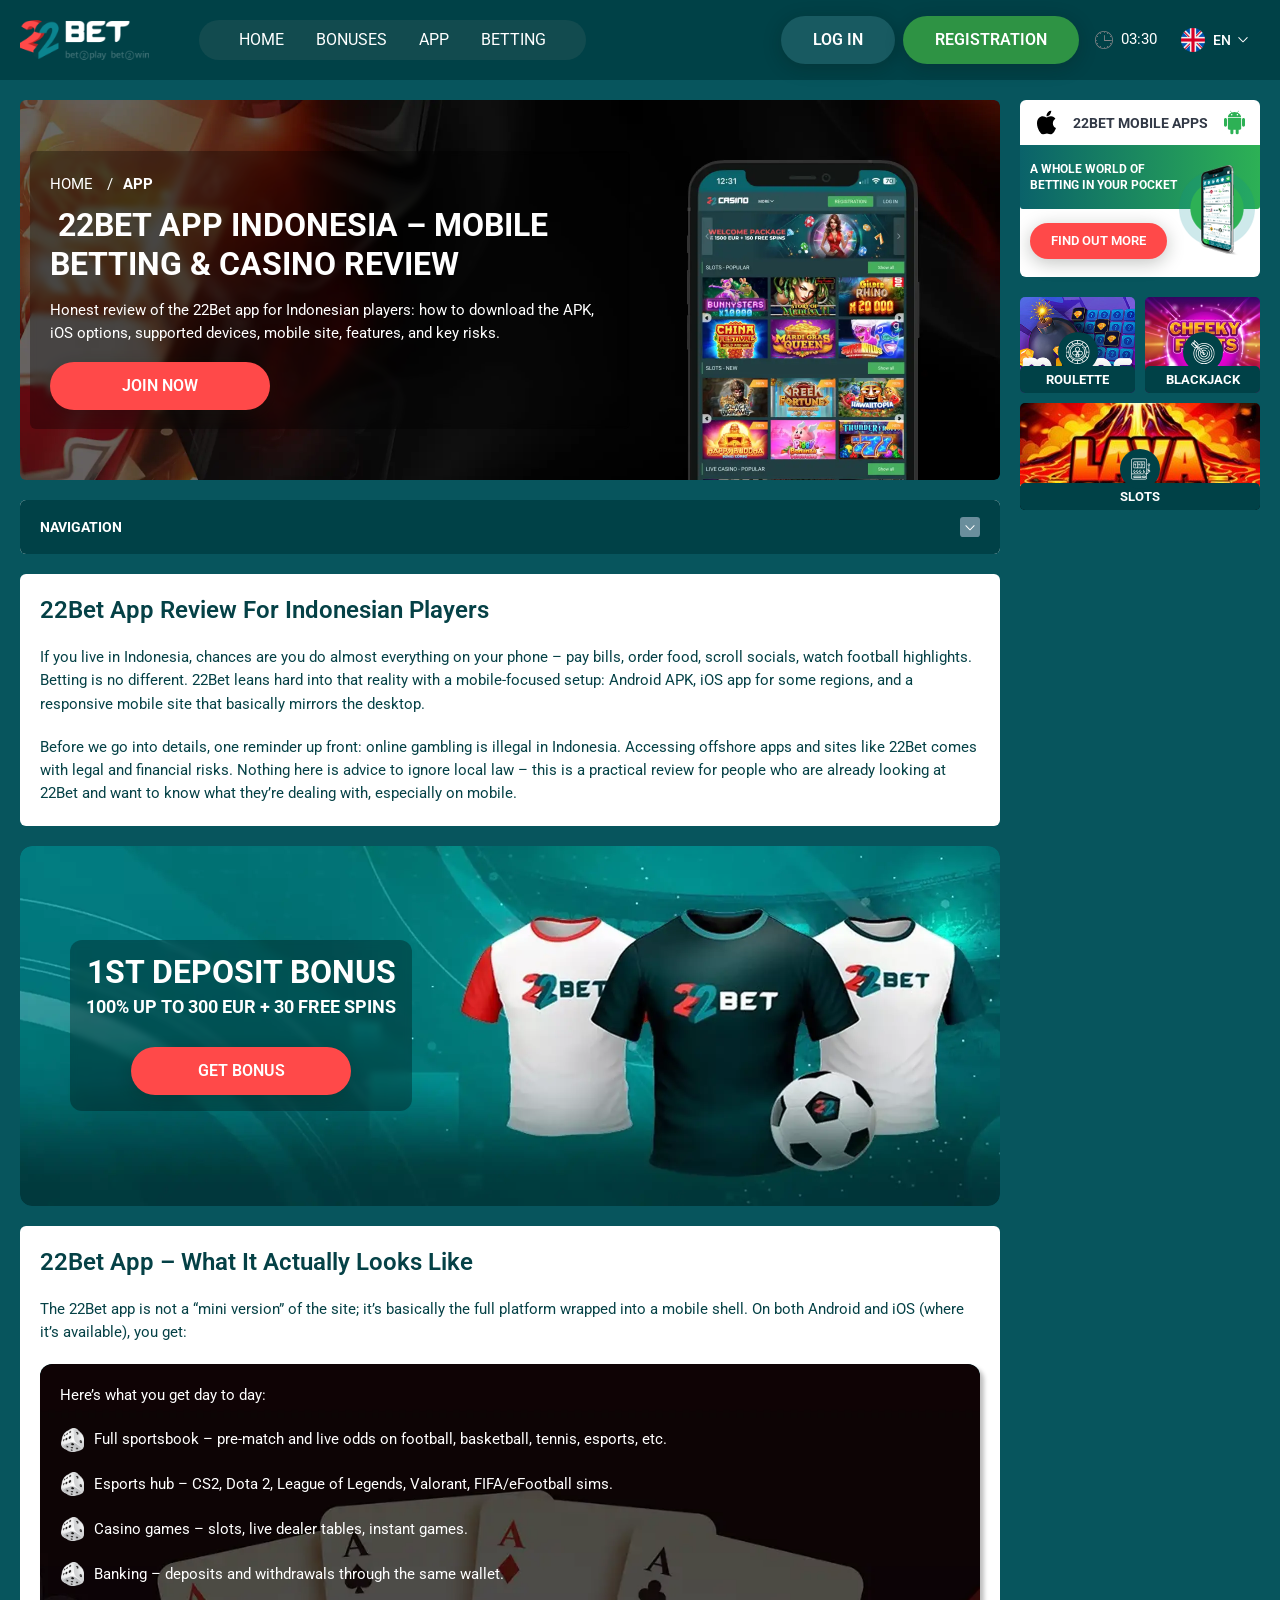
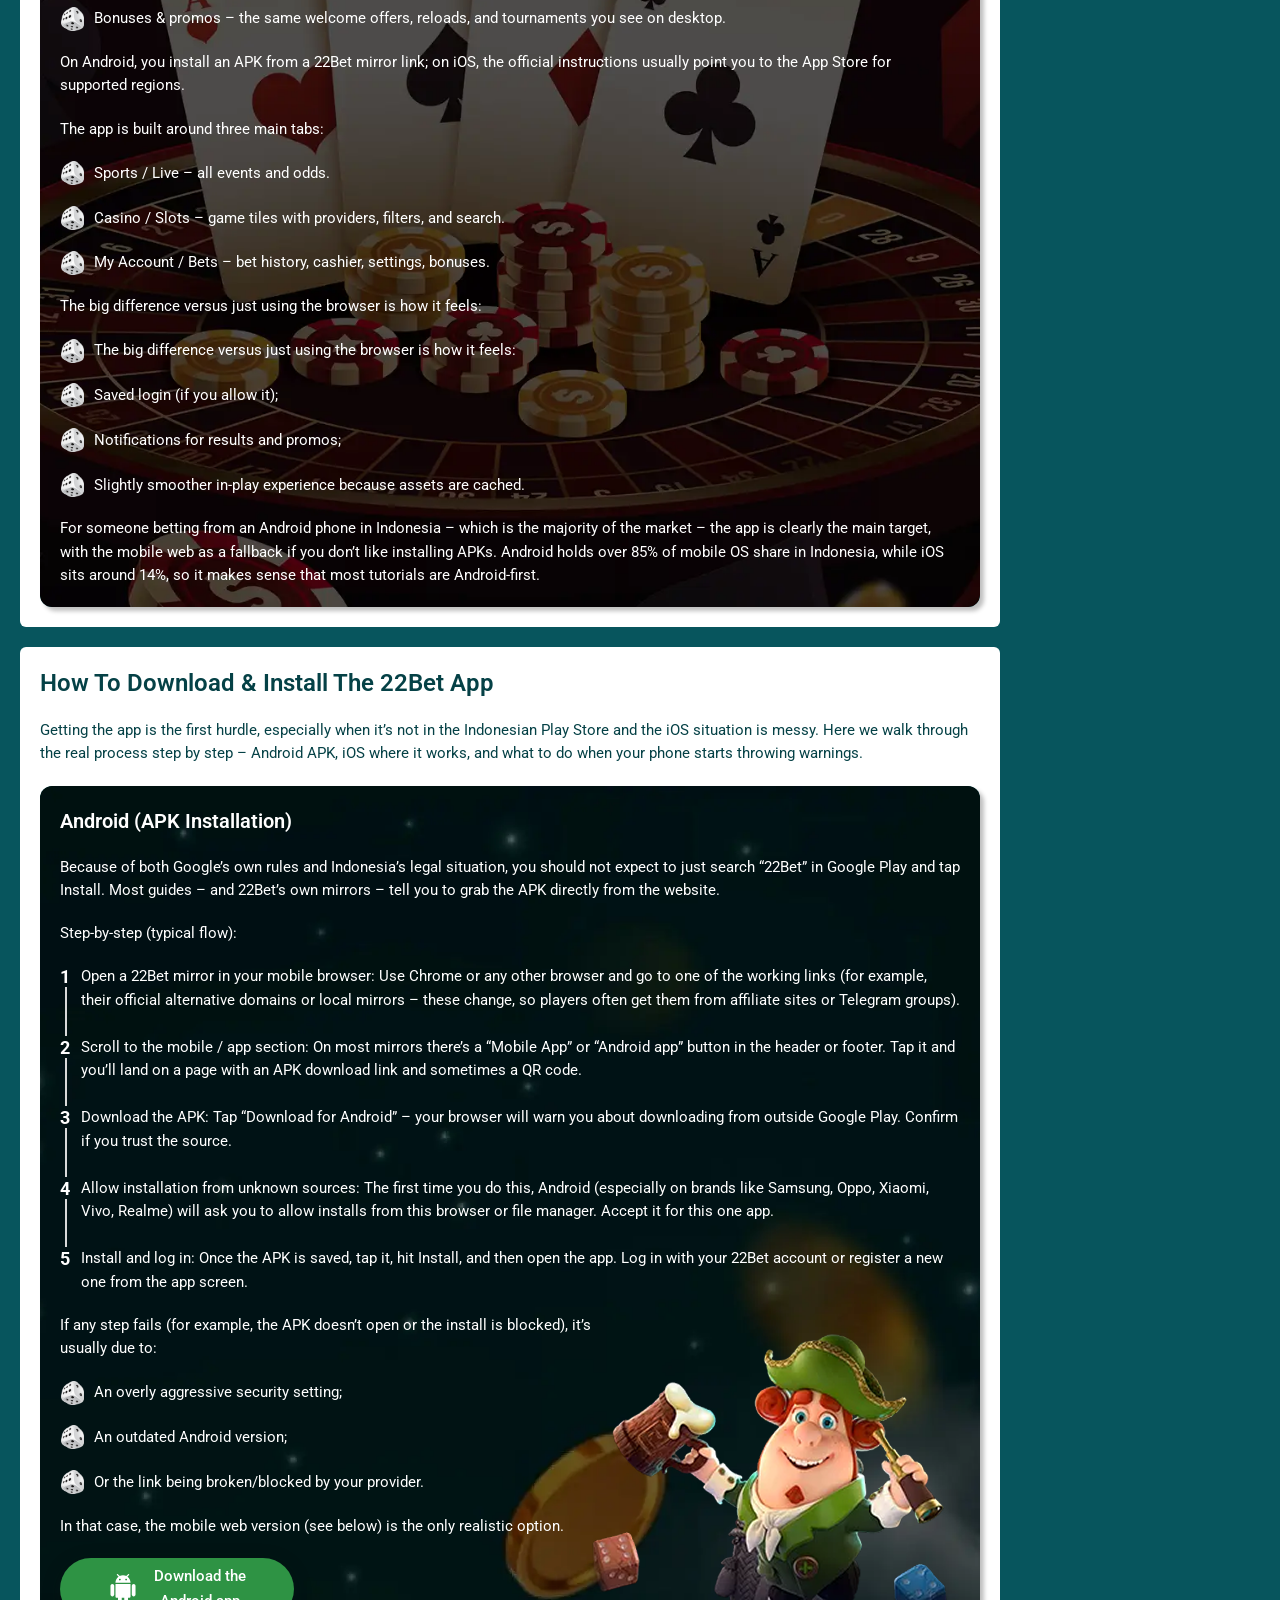
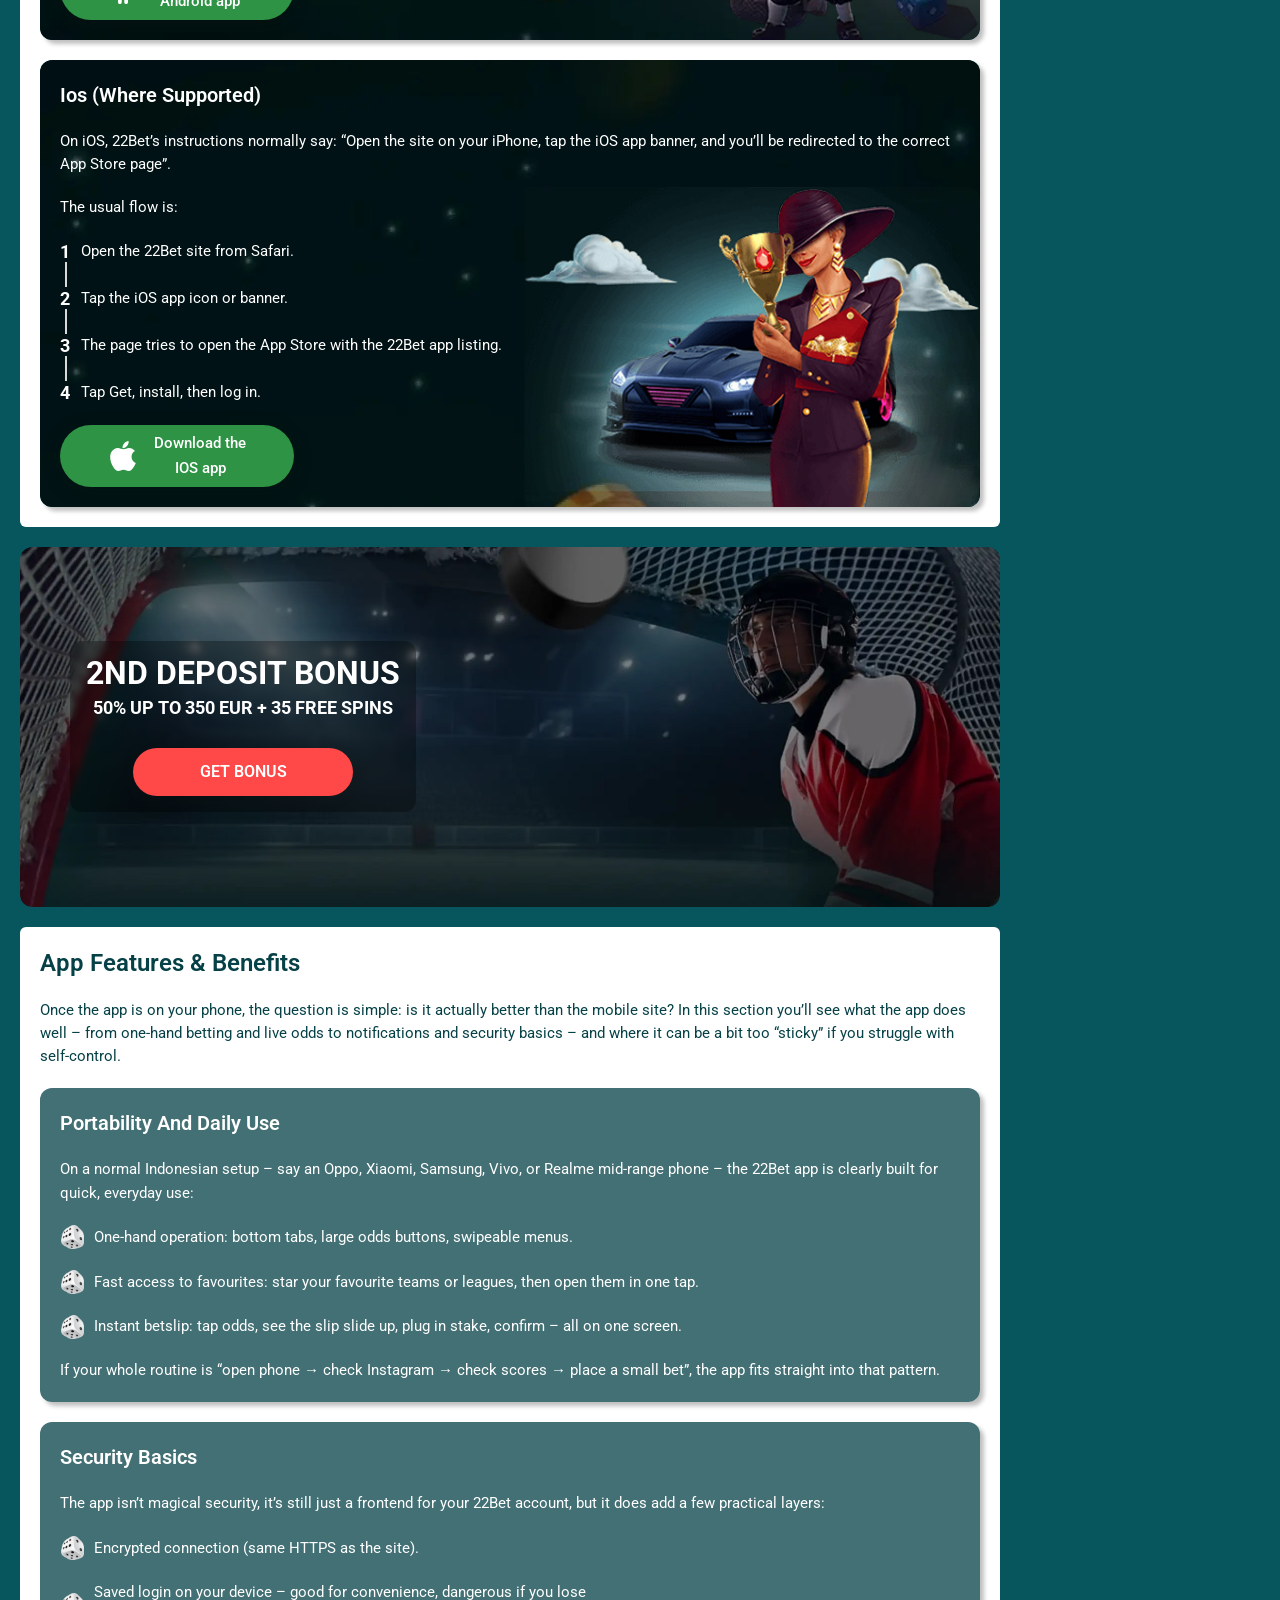
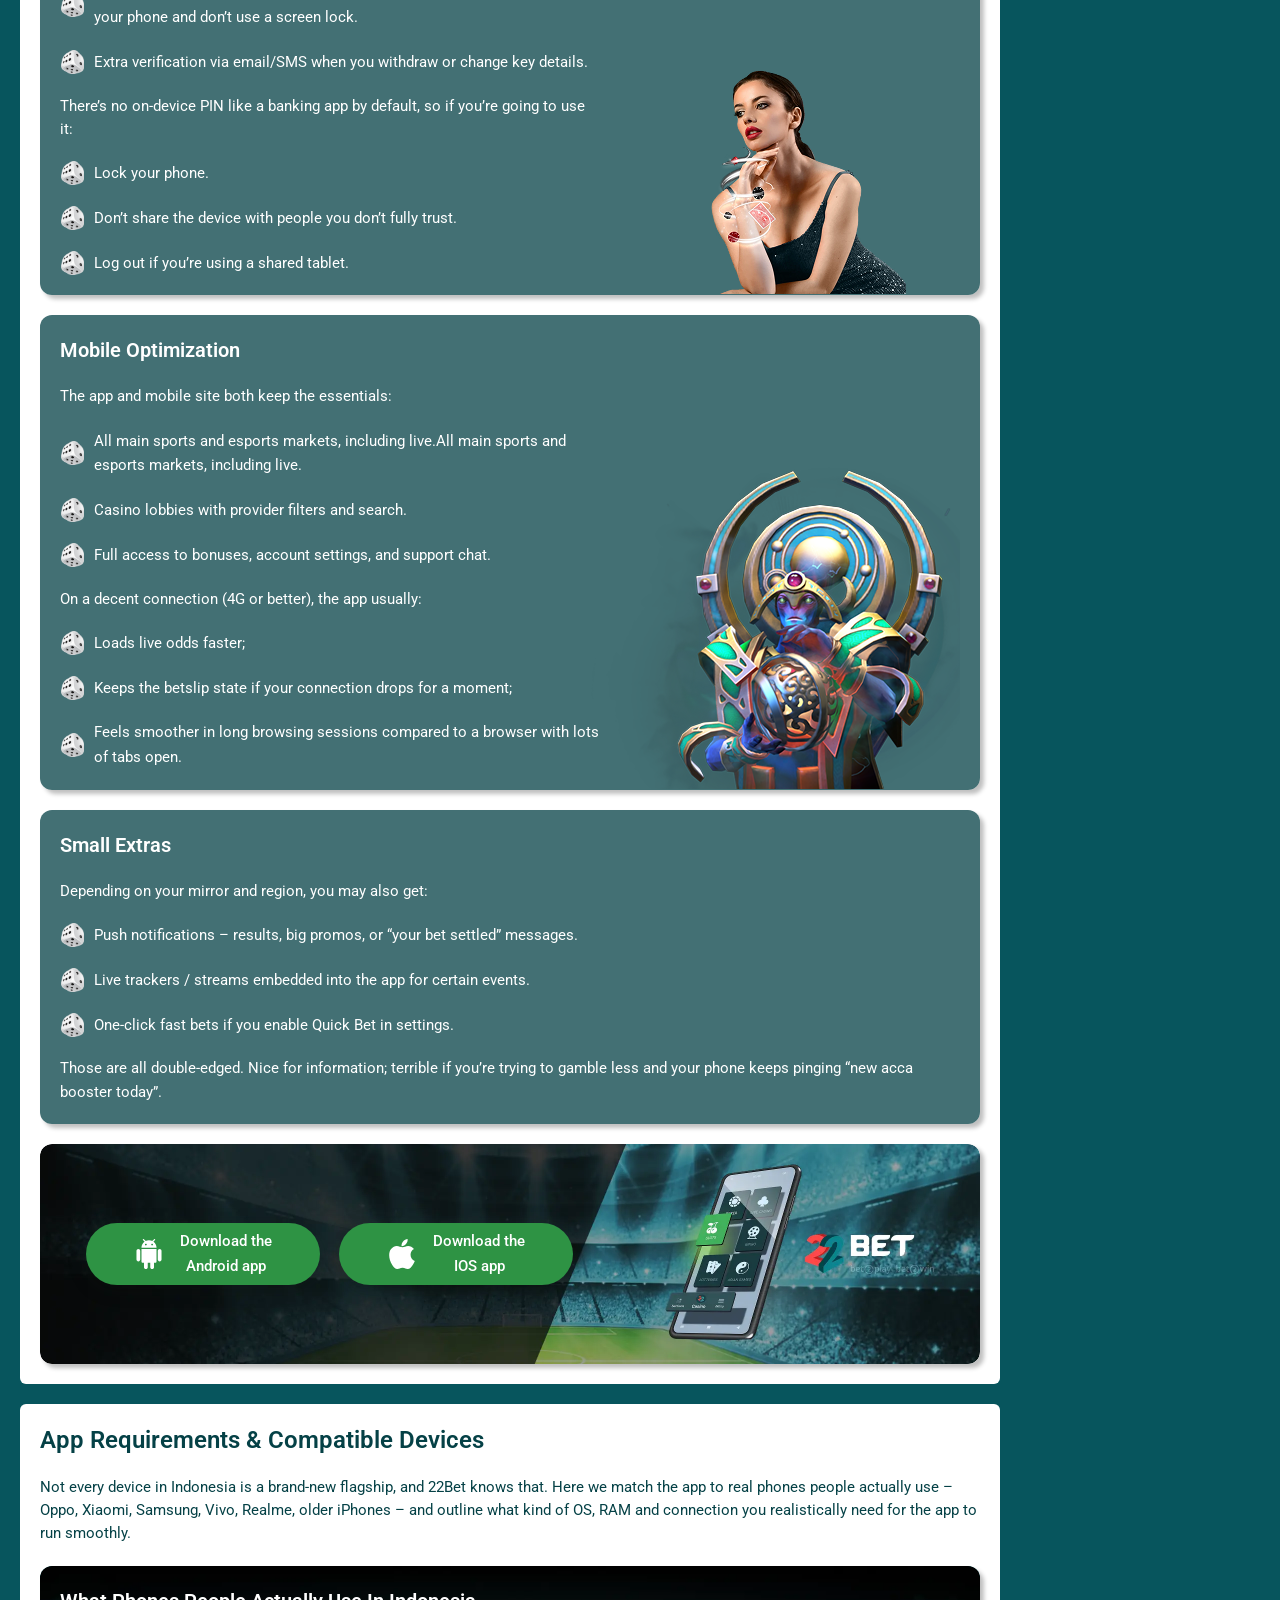
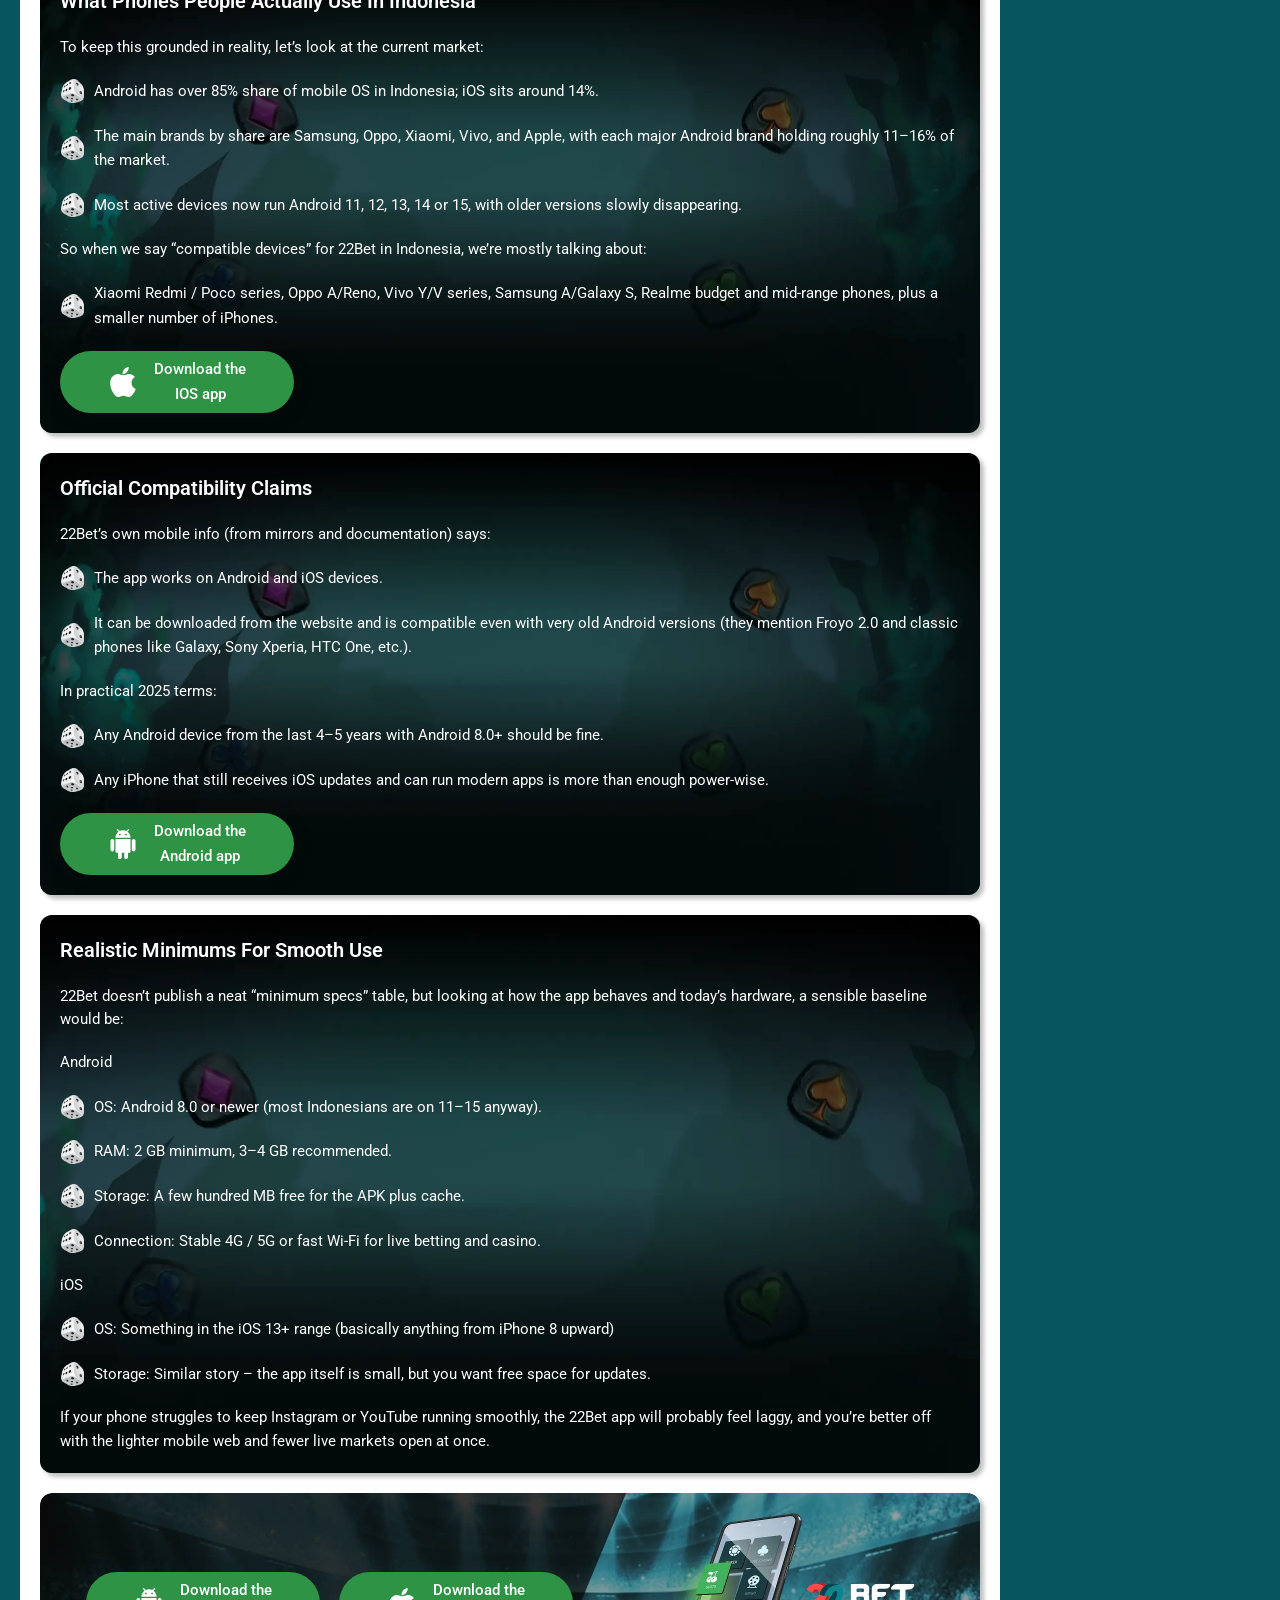
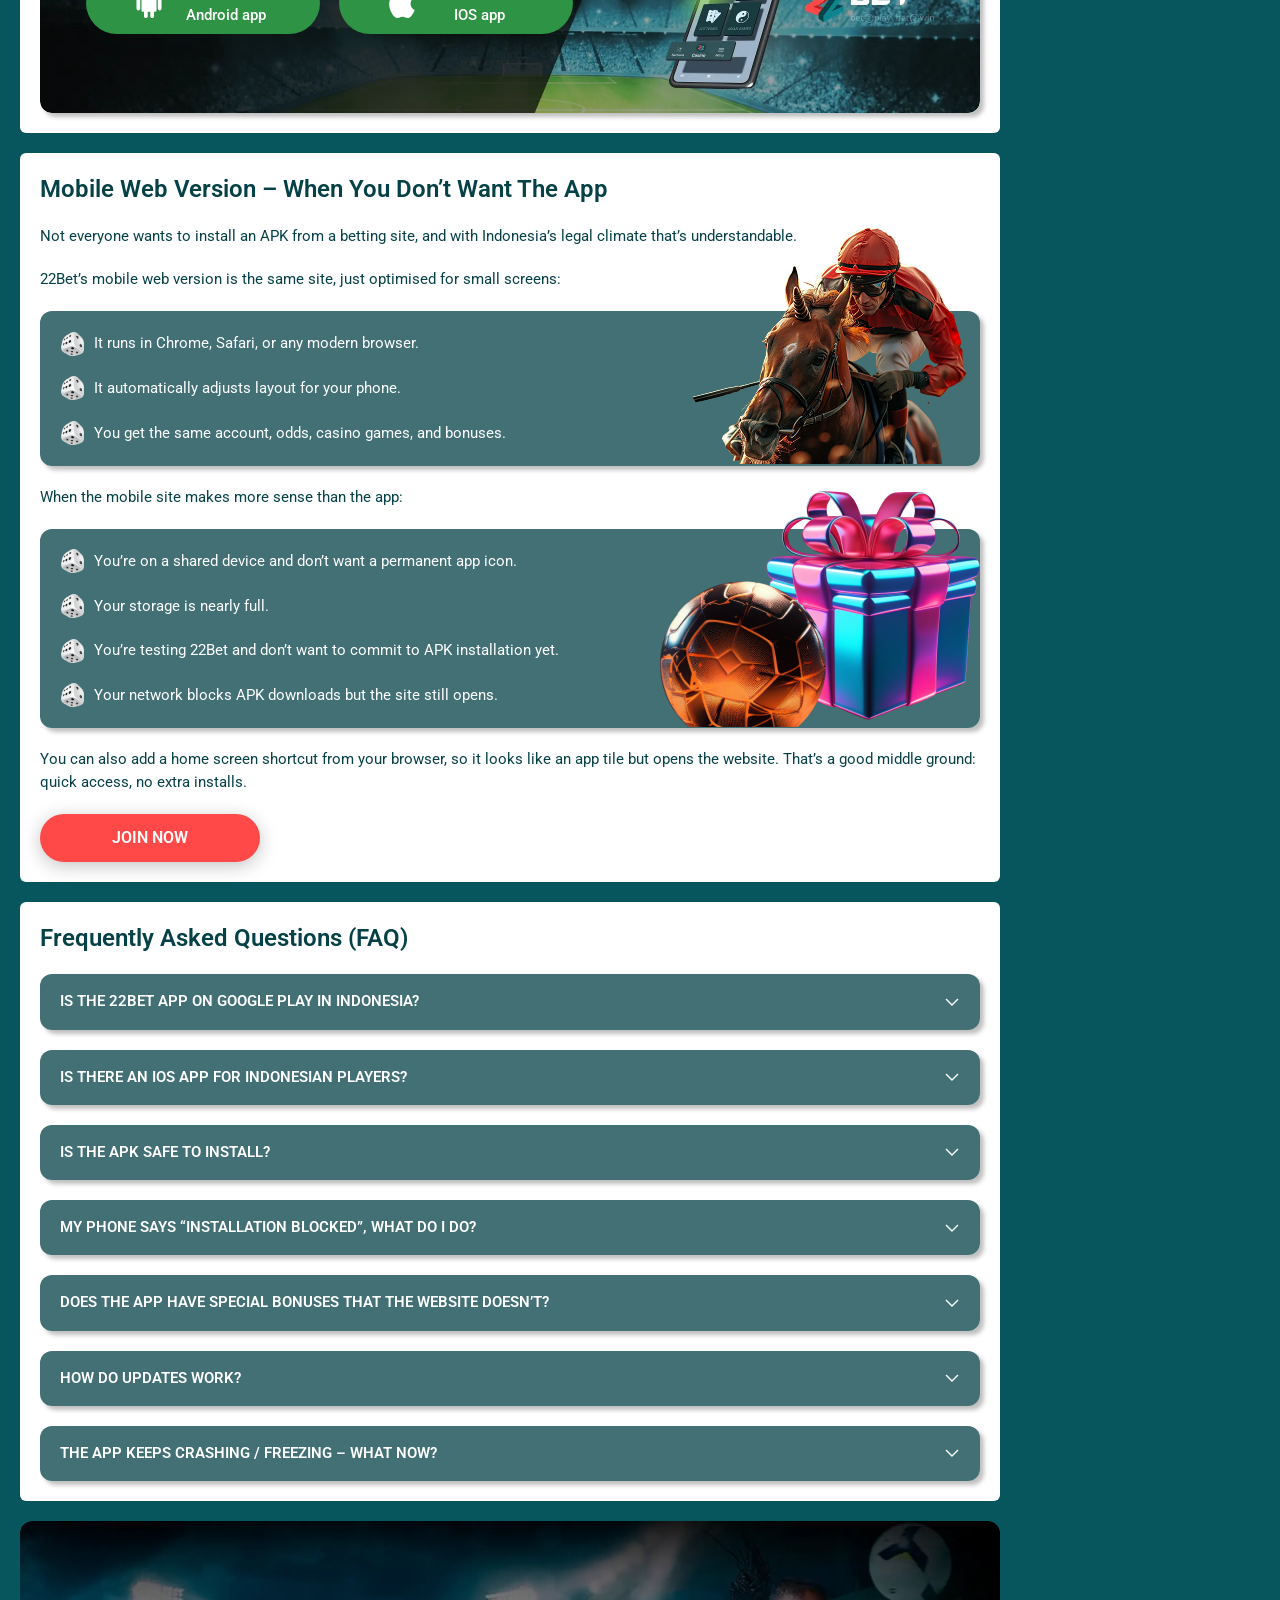
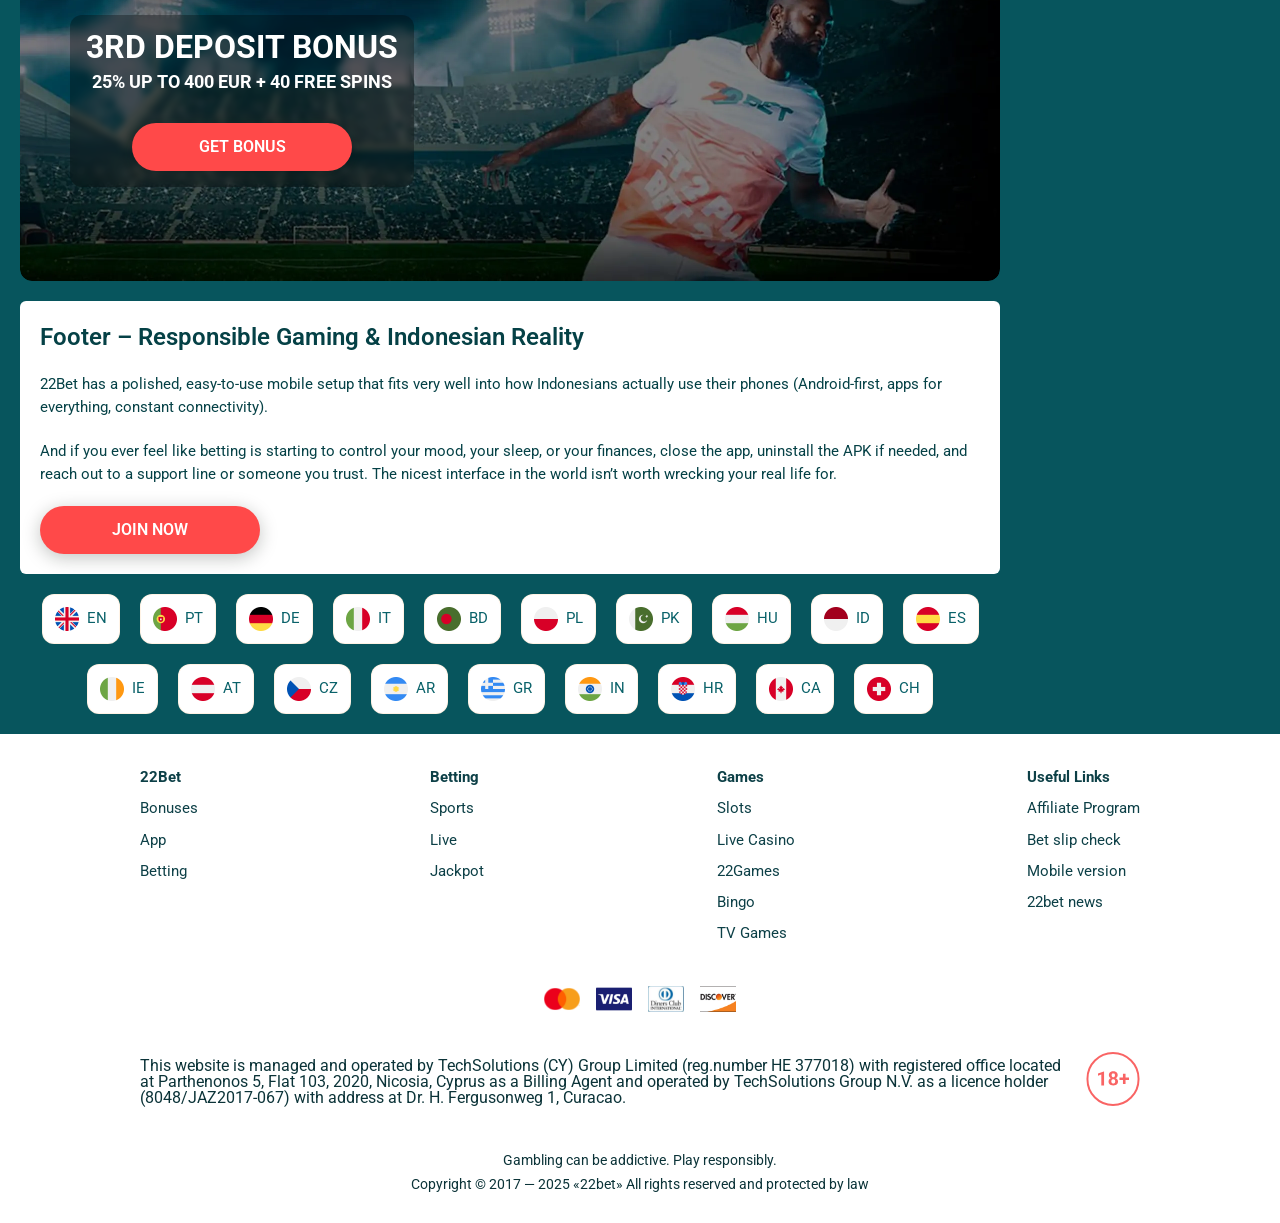
<file: app.html>
<!DOCTYPE html>
<html lang="en">
  <head>
    <meta charset="UTF-8" />

    <meta name="viewport" content="width=device-width, initial-scale=1.0" />
    <title>22Bet App Indonesia – Mobile Betting & Casino Review</title>
    <meta name="description" content=" Honest review of the 22Bet app for Indonesian players: how to download the APK, iOS options, supported devices, mobile site, features, and key risks." />
    <meta property="og:site_name" content="22Bet Casino" />
    <meta property="og:title" content=" 22Bet App Indonesia – Mobile Betting & Casino Review" />
    <meta property="og:type" content="website" />
    <meta property="og:url" content="http://22betcasino.id/app.html" />
   <meta property="og:image" content="og.png" />
    <meta property="og:image:alt" content="22Bet Casino" />
    <meta property="og:locale" content="en" />
    <meta property="og:description" content=" Honest review of the 22Bet app for Indonesian players: how to download the APK, iOS options, supported devices, mobile site, features, and key risks." />
 <link rel="canonical" href="http://22betcasino.id/app.html">
    <link rel="preconnect" href="https://fonts.googleapis.com" />
    <link rel="preconnect" href="https://fonts.gstatic.com" crossorigin />
    <link
      href="https://fonts.googleapis.com/css2?family=Poppins&family=Roboto:wght@400;500;700&display=swap"
      rel="stylesheet"
    />
    <link rel="stylesheet" href="./css/reset.css" />
    <link rel="stylesheet" href="./css/main.css" />
    <link rel="stylesheet" href="./css/media.css" />
    <link rel="icon" href="./images/Group.png" type="image/x-icon" />
    <script
      src="https://code.jquery.com/jquery-3.6.1.min.js"
      integrity="sha256-o88AwQnZB+VDvE9tvIXrMQaPlFFSUTR+nldQm1LuPXQ="
      crossorigin="anonymous"
    ></script>
  </head>
  <body>
    <header class="header">
      <section class="content header__content">
        <a href="/" class="logo header__logo"
          ><img src="./images/logo.svg" alt="logo" title
        /></a>
        <button class="header__btn-menu">
          <svg
            width="16px"
            height="16px"
            viewBox="0 0 16 16"
            xmlns="http://www.w3.org/2000/svg"
          >
            <rect y="0" width="16" height="3" rx="1.5"></rect>
            <rect y="6.5" width="16" height="3" rx="1.5"></rect>
            <rect y="13" width="16" height="3" rx="1.5"></rect>
          </svg>
        </button>

        <nav class="menu header__menu">
          <ul class="header__menu-list">
               <li>
                <a href="/">
                Home
                </a>
              </li>
                
              <li>
                <a href="./bonus.html">
                 Bonuses
                </a>
              </li>
              
              <li>
                <a href="./app.html">
                 App
                </a>
              </li>
               <li>
                <a href="./betting.html">
               Betting
                </a>
              </li>
              
                </ul>
          <div class="header__button header__button-menu">
            <a href="#" class="button button__login-menu">log in</a>
            <a href="#" class="button button__menu">registration</a>
          </div>
        </nav>

        <a href="#" class="button button__login">log in</a>
        <a href="#" class="button button__singup">registration</a>
        <div id="clock" class="header__time">00:00</div>
         <div class="header__language">
                <div class="header__flag-wrap">
                  <a class="header__country" href="#">
                    <span><img src="./images/flag.png" alt=" Flag" title /></span>
                      <span>en</span>
                  </a>
                </div>
                <div class="header__flag-menu">
                  <ul>
                    
                    <li>
                      <a href="#" class="header__flag-link">
                        <span>
                          <img src="./images/flag-id.png" alt="flag" title />
                        </span>
                        <span>id</span>
                      </a>
                    </li>
                    
                  </ul>
                </div>
              </div>  
      </section>
    </header>
    <main class="main home">
      <section class="main__wrap">
        <aside class="sidebar sidebar-left ">
            <div class="sidebar-left__champion">
                <div class="top-champion__links-desk menu__review-desk">TOP Championships</div>
            </div>
            <div class="sidebar-left__matches">
                <div class="top-matches__links-desk menu__review-desk">Top matches</div>
            </div>
                <div class="sidebar-left__quik">
                  <div class="menu__links-desk"><a href="#">
                    <img src="./images/sidebar/liveEvents-sidebar.svg" alt="" title="">Live events</a>
                  </div>
                  <ul class="menu__links">
                    <li>
                      <a href="#"
                        ><img
                          src="./images/sidebar/football.svg"
                          alt="Football"
                          title
                        />Football (44)</a
                      >
                    </li>
                    <li>
                      <a href="#"
                        ><img
                          src="./images/sidebar/tennis.svg"
                          alt="Tennis"
                          title
                        />Tennis (47)</a
                      >
                    </li>
                    <li>
                      <a href="#"
                        ><img
                          src="./images/sidebar/basketball.svg"
                          alt="Basketball"
                          title
                        />Basketball (26)</a
                      >
                    </li>
                    <li>
                      <a href="#"
                        ><img
                          src="./images/sidebar/hockey.svg"
                          alt="Ice Hockey"
                          title
                        />Ice Hockey (18)</a
                      >
                    </li>
                    
                    <li>
                      <a href="#"
                        ><img
                          src="./images/sidebar/volleyball.svg"
                          alt="Volleyball"
                          title
                        />Volleyball (15)</a
                      >
                    </li>
                     <li>
                      <a href="#"
                        ><img
                          src="./images/sidebar/table-tenis.svg"
                          alt="Table Tennis"
                          title
                        />Table Tennis (15)</a
                      >
                    </li>
                     <li>
                      <a href="#"
                        ><img
                          src="./images/sidebar/handball.svg"
                          alt="Handball"
                          title
                        />Handball (15)</a
                      >
                    </li>
                     <li>
                      <a href="#"
                        ><img
                          src="./images/sidebar/cricket.svg"
                          alt="Cricket"
                          title
                        />Cricket (15)</a
                      >
                    </li>
                     <li>
                      <a href="#"
                        ><img
                          src="./images/sidebar/esports.svg"
                          alt="Esports"
                          title
                        />Esports (15)</a
                      >
                    </li>
                    
                   
                  </ul>
                </div>
              
                <div class="sidebar-left__review">
                  <div class="menu__review-desk sidebar__desk">Navigation
</div>
                  <ul class="menu__review sidebar__list">
                    <li><a href="#22Bet-App-Review-for-Indonesian-Players">22Bet App Review for Indonesian Players</a></li>
                  <li><a href="#22Bet-App–What-It-Actually-Looks-Like">22Bet App – What It Actually Looks Like</a></li>
                  <li><a href="#How-to-Download-&-Install-the-22Bet-App">How to Download & Install the 22Bet App</a></li>
                  <li><a href="#App-Features-&-Benefits">App Features & Benefits</a></li>
                  <li><a href="#App-Requirements-&-Compatible-Devices">App Requirements & Compatible Devices</a></li>
                  <li><a href="#Mobile-Web-Version–When-You-Don’t-Want-the-App">Mobile Web Version – When You Don’t Want the App</a></li>
                  <li><a href="#Frequently-Asked-Questions-(FAQ)">Frequently Asked Questions (FAQ)</a></li>
                  <li><a href="#Footer–Responsible-Gaming-&-Indonesian-Reality">Footer – Responsible Gaming & Indonesian Reality</a></li>
                    
                  </ul>
                </div>
             
        </aside>
       <section class="content__wrapper ">

       
          <section class="content hero">
           
            <div class="background">
              <img src="./images/app/bg-app.webp" alt="hero" title />
              
            </div>
            <div class="hero__wrapper hero__wrapper-main">
              <div class="hero__data">
                   <ul
              class="breadcrumbs"
             
            >
              <li
                
              >
                <a href="/">
                  <span >Home</span></a
                >
               
              </li>
              <li 
               
              >
                <a> <span >App</span></a>
                
              </li>
            </ul>
                <h1 class="title general hero__title">
             22Bet App Indonesia – Mobile Betting & Casino Review
                </h1>
                <p class="hero__text">Honest review of the 22Bet app for Indonesian players: how to download the APK, iOS options, supported devices, mobile site, features, and key risks.</p>
                <a href="#" class="button  hero__button">Join Now</a>
               
              </div>
             
            </div>
          </section>
          <section class="content menu-review__content">
            
                <div class="menu__review-desk menu__review-content">Navigation
</div>
                <ul class="menu__review menu__review-list">
                     <li><a href="#22Bet-App-Review-for-Indonesian-Players">22Bet App Review for Indonesian Players</a></li>
                  <li><a href="#22Bet-App–What-It-Actually-Looks-Like">22Bet App – What It Actually Looks Like</a></li>
                  <li><a href="#How-to-Download-&-Install-the-22Bet-App">How to Download & Install the 22Bet App</a></li>
                  <li><a href="#App-Features-&-Benefits">App Features & Benefits</a></li>
                  <li><a href="#App-Requirements-&-Compatible-Devices">App Requirements & Compatible Devices</a></li>
                  <li><a href="#Mobile-Web-Version–When-You-Don’t-Want-the-App">Mobile Web Version – When You Don’t Want the App</a></li>
                  <li><a href="#Frequently-Asked-Questions-(FAQ)">Frequently Asked Questions (FAQ)</a></li>
                  <li><a href="#Footer–Responsible-Gaming-&-Indonesian-Reality">Footer – Responsible Gaming & Indonesian Reality</a></li>
                    
                </ul>
             
          
          </section>

 <section class="content article" id="22Bet-App-Review-for-Indonesian-Players">
   <h2 class="title high article__title">22Bet App Review for Indonesian Players</h2>
   <p>If you live in Indonesia, chances are you do almost everything on your phone – pay bills, order food, scroll socials, watch football highlights. Betting is no different. 22Bet leans hard into that reality with a mobile-focused setup: Android APK, iOS app for some regions, and a responsive mobile site that basically mirrors the desktop.</p>
   <p>Before we go into details, one reminder up front: online gambling is illegal in Indonesia. Accessing offshore apps and sites like 22Bet comes with legal and financial risks. Nothing here is advice to ignore local law – this is a practical review for people who are already looking at 22Bet and want to know what they’re dealing with, especially on mobile.</p>
      </section>
          <section class="content banner banner__main">
            <div class="background banner__background">
              <img src="./images/main/banner-main1.webp" alt="banner" title />
            </div>
            <div class="banner__info">
              <h2 class="title high banner__title-main">
     1st Deposit Bonus
                
              </h2>
<p class="banner__subtitle"> 100% up to 300 EUR + 30 Free spins</p>
              <a href="#" class="button banner__button">Get Bonus</a>
              
            </div>
          </section>
<section class="content article" id="22Bet-App–What-It-Actually-Looks-Like">
   <h2 class="title high article__title">22Bet App – What It Actually Looks Like </h2>
   <p>The 22Bet app is not a “mini version” of the site; it’s basically the full platform wrapped into a mobile shell. On both Android and iOS (where it’s available), you get:</p>
     <div class="image ">
             <div class="background background-pageApp">
                <img src="./images/app/app-img1.webp" alt="banner" title />
                </div>
<p>Here’s what you get day to day:</p>
              <ul class="">
                 <li>Full sportsbook – pre-match and live odds on football, basketball, tennis, esports, etc.</li>
                <li>Esports hub – CS2, Dota 2, League of Legends, Valorant, FIFA/eFootball sims.</li>
                <li>Casino games – slots, live dealer tables, instant games.</li>
                <li>Banking – deposits and withdrawals through the same wallet.</li>
                <li>Bonuses & promos – the same welcome offers, reloads, and tournaments you see on desktop.</li>
              </ul>
              <p>On Android, you install an APK from a 22Bet mirror link; on iOS, the official instructions usually point you to the App Store for supported regions.</p>
              <p>The app is built around three main tabs:</p>
               <ul class="">
                 <li>Sports / Live – all events and odds.</li>
                <li>Casino / Slots – game tiles with providers, filters, and search.</li>
                <li>My Account / Bets – bet history, cashier, settings, bonuses.</li>
               </ul>
               <p>The big difference versus just using the browser is how it feels:</p>
               <ul class="">
                 <li>The big difference versus just using the browser is how it feels:</li>
                <li>Saved login (if you allow it);</li>
                <li>Notifications for results and promos;</li>
                <li>Slightly smoother in-play experience because assets are cached.</li>
               
              </ul>
              <p>For someone betting from an Android phone in Indonesia – which is the majority of the market – the app is clearly the main target, with the mobile web as a fallback if you don’t like installing APKs. Android holds over 85% of mobile OS share in Indonesia, while iOS sits around 14%, so it makes sense that most tutorials are Android-first.</p>
            </div>
 </section>
 <section class="content article" id="How-to-Download-&-Install-the-22Bet-App">
   <h2 class="title high article__title">How to Download & Install the 22Bet App </h2>
   <p>Getting the app is the first hurdle, especially when it’s not in the Indonesian Play Store and the iOS situation is messy. Here we walk through the real process step by step – Android APK, iOS where it works, and what to do when your phone starts throwing warnings.</p>
 <div class="image ">
             <div class="background ">
              <img src="./images/app/app-img2.webp" alt="banner" title />
              <div class="background-decor background-decorApp">
              <img src="./images/app/decor-app5.png" alt="banner" title />
                </div>
                </div>
<h3>Android (APK installation)</h3>
<p>Because of both Google’s own rules and Indonesia’s legal situation, you should not expect to just search “22Bet” in Google Play and tap Install. Most guides – and 22Bet’s own mirrors – tell you to grab the APK directly from the website.</p>
<p>Step-by-step (typical flow):</p>
              <ol class="">
               <li>Open a 22Bet mirror in your mobile browser: Use Chrome or any other browser and go to one of the working links (for example, their official alternative domains or local mirrors – these change, so players often get them from affiliate sites or Telegram groups).</li>
                <li>Scroll to the mobile / app section: On most mirrors there’s a “Mobile App” or “Android app” button in the header or footer. Tap it and you’ll land on a page with an APK download link and sometimes a QR code.</li>
                <li>Download the APK: Tap “Download for Android” – your browser will warn you about downloading from outside Google Play. Confirm if you trust the source.</li>
                <li>Allow installation from unknown sources: The first time you do this, Android (especially on brands like Samsung, Oppo, Xiaomi, Vivo, Realme) will ask you to allow installs from this browser or file manager. Accept it for this one app.</li>
                <li>Install and log in: Once the APK is saved, tap it, hit Install, and then open the app. Log in with your 22Bet account or register a new one from the app screen.</li>
              </ol>
              <p class="list">If any step fails (for example, the APK doesn’t open or the install is blocked), it’s usually due to:</p>
              <ul class="list">
                <li>An overly aggressive security setting;</li>
                <li>An outdated Android version;</li>
                <li>Or the link being broken/blocked by your provider.</li>
              </ul>
              <p>In that case, the mobile web version (see below) is the only realistic option.</p>
              <a href="#" class="button banner__btn banner__btn-app">
                    <img src="./images/app/android.svg" alt="icon" title>
                 Download the </br>
Android app
                  </a>
            </div>
            <div class="image ">
              <div class="background ">
              <img src="./images/app/app-img2.webp" alt="banner" title />
              <div class="background-decor background-decorApp">
              <img src="./images/app/decor-app6.png" alt="banner" title />
                </div>
                </div>
<h3>Ios (Where Supported)</h3>
<p>On iOS, 22Bet’s instructions normally say: “Open the site on your iPhone, tap the iOS app banner, and you’ll be redirected to the correct App Store page”.</p>
<p>The usual flow is:</p>
              <ol class="list">
               <li>Open the 22Bet site from Safari.</li>
                <li>Tap the iOS app icon or banner.</li>
                <li>The page tries to open the App Store with the 22Bet app listing.</li>
                <li>Tap Get, install, then log in.</li>
               
              </ol>
              <a href="#" class="button banner__btn banner__btn-app">
                    <img src="./images/app/apple.svg" alt="icon" title>
                 Download the </br>
IOS app
                  </a>
            </div>
 </section>
  <section class="content banner banner__main">
            <div class="background banner__background banner__background-2nd">
              <img src="./images/main/banner-main2.webp" alt="banner" title />
            </div>
            <div class="banner__info">
              <h2 class="title high banner__title-main">
   2nd Deposit Bonus
              </h2>
<p class="banner__subtitle">50% up to 350 EUR + 35 Free spins</p>
              <a href="#" class="button banner__button">Get Bonus</a>
              
            </div>
          </section>
             <section class="content article" id="App-Features-&-Benefits">
   <h2 class="title high article__title">App Features & Benefits </h2>
   <p>Once the app is on your phone, the question is simple: is it actually better than the mobile site? In this section you’ll see what the app does well – from one-hand betting and live odds to notifications and security basics – and where it can be a bit too “sticky” if you struggle with self-control.</p>
      <div class="article__download article__download-background ">
<h3>Portability and Daily Use</h3>
<p>On a normal Indonesian setup – say an Oppo, Xiaomi, Samsung, Vivo, or Realme mid-range phone – the 22Bet app is clearly built for quick, everyday use:</p> 
 <ul class="">
  <li>One-hand operation: bottom tabs, large odds buttons, swipeable menus.</li>
  <li>Fast access to favourites: star your favourite teams or leagues, then open them in one tap.</li>
  <li>Instant betslip: tap odds, see the slip slide up, plug in stake, confirm – all on one screen.</li>
 </ul>
 <p>If your whole routine is “open phone → check Instagram → check scores → place a small bet”, the app fits straight into that pattern.</p>
 
</div>
 <div class="article__download article__download-background ">
<h3>Security Basics</h3>
<p>The app isn’t magical security, it’s still just a frontend for your 22Bet account, but it does add a few practical layers:</p> 
 <ul class="list">
  <li>Encrypted connection (same HTTPS as the site).</li>
  <li>Saved login on your device – good for convenience, dangerous if you lose your phone and don’t use a screen lock.</li>
  <li>Extra verification via email/SMS when you withdraw or change key details.</li>
 </ul>
 <p class="list">There’s no on-device PIN like a banking app by default, so if you’re going to use it:</p>
  <ul class="list">
  <li>Lock your phone.</li>
  <li>Don’t share the device with people you don’t fully trust.</li>
  <li>Log out if you’re using a shared tablet.</li>
 </ul>
 <div class="background-decor ">
                <img src="./images/app/decor-app1.png" alt="banner" title />
                </div>
</div>
 <div class="article__download article__download-background ">
<h3>Mobile Optimization</h3>
<p>The app and mobile site both keep the essentials:</p> 
 <ul class="list">
  <li>All main sports and esports markets, including live.All main sports and esports markets, including live.</li>
  <li>Casino lobbies with provider filters and search.</li>
  <li>Full access to bonuses, account settings, and support chat.</li>
 </ul>
 <p>On a decent connection (4G or better), the app usually:</p>
  <ul class="list">
  <li>Loads live odds faster;</li>
  <li>Keeps the betslip state if your connection drops for a moment;</li>
  <li>Feels smoother in long browsing sessions compared to a browser with lots of tabs open.</li>
 </ul>
 <div class="background-decor ">
                 <img src="./images/app/decor-app2.png" alt="banner" title />
                </div>
</div>
 <div class="article__download article__download-background ">
<h3>Small Extras</h3>
<p>Depending on your mirror and region, you may also get:</p> 
 <ul class="">
  <li>Push notifications – results, big promos, or “your bet settled” messages.</li>
  <li>Live trackers / streams embedded into the app for certain events.</li>
  <li>One-click fast bets if you enable Quick Bet in settings.</li>
 </ul>
 <p>Those are all double-edged. Nice for information; terrible if you’re trying to gamble less and your phone keeps pinging “new acca booster today”.</p>
 
</div>
    <section class="content banner banner__buttons">
            <div class="background banner__background">
              <img src="./images/main/banner-main3.webp" alt="banner" title />
            </div>
            <div class="banner__info">
              <div class="banner__btn-main">
                <a href="#" class="button banner__btn banner__btn-app">
                    <img src="./images/app/apple.svg" alt="icon" title>
                 Download the  </br>
IOS app
                  </a>
                <a href="#" class="button banner__btn banner__btn-app">
                    <img src="./images/app/android.svg" alt="icon" title>
                  Download the  </br>
Android app
                  </a>
                  
              </div>
            </div>
          </section>
 </section>
 
           <section class="content article" id="App-Requirements-&-Compatible-Devices">
   <h2 class="title high article__title"> App Requirements & Compatible Devices</h2>
   <p>Not every device in Indonesia is a brand-new flagship, and 22Bet knows that. Here we match the app to real phones people actually use – Oppo, Xiaomi, Samsung, Vivo, Realme, older iPhones – and outline what kind of OS, RAM and connection you realistically need for the app to run smoothly.</p>
  <div class="image ">
             <div class="background ">
              <img src="./images/app/app-img4.webp" alt="banner" title />
                </div>
<h3>What Phones People Actually Use in Indonesia</h3>
<p>To keep this grounded in reality, let’s look at the current market:</p>
              <ul class="">
                <li>Android has over 85% share of mobile OS in Indonesia; iOS sits around 14%.</li>
                <li>The main brands by share are Samsung, Oppo, Xiaomi, Vivo, and Apple, with each major Android brand holding roughly 11–16% of the market.</li>
                <li>Most active devices now run Android 11, 12, 13, 14 or 15, with older versions slowly disappearing.</li>
                
              </ul>
              <p>So when we say “compatible devices” for 22Bet in Indonesia, we’re mostly talking about:</p>
              <ul>
                <li>Xiaomi Redmi / Poco series, Oppo A/Reno, Vivo Y/V series, Samsung A/Galaxy S, Realme budget and mid-range phones, plus a smaller number of iPhones.</li>
              </ul>
              <a href="#" class="button banner__btn banner__btn-app">
                    <img src="./images/app/apple.svg" alt="icon" title>
                 Download the </br>
IOS app
                  </a>
            </div>
             <div class="image ">
             <div class="background ">
              <img src="./images/app/app-img4.webp" alt="banner" title />
                </div>
<h3>Official Compatibility Claims</h3>
<p>22Bet’s own mobile info (from mirrors and documentation) says:</p>
              <ul class="">
                <li>The app works on Android and iOS devices.</li>
                <li>It can be downloaded from the website and is compatible even with very old Android versions (they mention Froyo 2.0 and classic phones like Galaxy, Sony Xperia, HTC One, etc.).</li>
               
              </ul>
              <p>In practical 2025 terms:</p>
              <ul>
                <li>Any Android device from the last 4–5 years with Android 8.0+ should be fine.</li>
                <li>Any iPhone that still receives iOS updates and can run modern apps is more than enough power-wise.</li>
              </ul>
              <a href="#" class="button banner__btn banner__btn-app">
                    <img src="./images/app/android.svg" alt="icon" title>
                 Download the </br>
Android app
                  </a>
            </div>
            <div class="image ">
             <div class="background ">
              <img src="./images/app/app-img4.webp" alt="banner" title />
                </div>
<h3>Realistic Minimums for Smooth Use</h3>
<p>22Bet doesn’t publish a neat “minimum specs” table, but looking at how the app behaves and today’s hardware, a sensible baseline would be:</p>
              <p>Android</p>
<ul class="">
                <li>OS: Android 8.0 or newer (most Indonesians are on 11–15 anyway).</li>
                <li>RAM: 2 GB minimum, 3–4 GB recommended.</li>
                <li>Storage: A few hundred MB free for the APK plus cache.</li>
                <li>Connection: Stable 4G / 5G or fast Wi-Fi for live betting and casino.</li>
              </ul>
             <p>iOS</p>
             <ul class="">
                <li>OS: Something in the iOS 13+ range (basically anything from iPhone 8 upward)</li>
                <li>Storage: Similar story – the app itself is small, but you want free space for updates.</li>
             </ul>
             <p>If your phone struggles to keep Instagram or YouTube running smoothly, the 22Bet app will probably feel laggy, and you’re better off with the lighter mobile web and fewer live markets open at once.</p>
            </div>
             <section class="content banner banner__buttons">
            <div class="background banner__background">
              <img src="./images/main/banner-main3.webp" alt="banner" title />
            </div>
            <div class="banner__info">
              <div class="banner__btn-main">
                <a href="#" class="button banner__btn banner__btn-app">
                    <img src="./images/app/apple.svg" alt="icon" title>
                 Download the  </br>
IOS app
                  </a>
                <a href="#" class="button banner__btn banner__btn-app">
                    <img src="./images/app/android.svg" alt="icon" title>
                  Download the  </br>
Android app
                  </a>
                  
              </div>
            </div>
          </section>
 </section>
  <section class="content article" id="Mobile-Web-Version–When-You-Don’t-Want-the-App">
   <h2 class="title high article__title"> Mobile Web Version – When You Don’t Want the App</h2>
   <p>Not everyone wants to install an APK from a betting site, and with Indonesia’s legal climate that’s understandable.</p>
  <p>22Bet’s mobile web version is the same site, just optimised for small screens:</p>
  <div class="article__download article__download-background ">

 <ul class="list">
  <li>It runs in Chrome, Safari, or any modern browser.</li>
  <li>It automatically adjusts layout for your phone.</li>
  <li>You get the same account, odds, casino games, and bonuses.</li>
 </ul>
 
 <div class="background-decor background-decorMobile">
                <img src="./images/app/decor-app3.png" alt="banner" title />
                </div>
</div>
<p>When the mobile site makes more sense than the app:</p>
<div class="article__download article__download-background ">

 <ul class="list">
  <li>You’re on a shared device and don’t want a permanent app icon.</li>
  <li>Your storage is nearly full.</li>
  <li>You’re testing 22Bet and don’t want to commit to APK installation yet.</li>
  <li>Your network blocks APK downloads but the site still opens.</li>
 </ul>

 <div class="background-decor background-decorMobile">
                 <img src="./images/app/decor-app4.png" alt="banner" title />
                </div>
</div>
<p>You can also add a home screen shortcut from your browser, so it looks like an app tile but opens the website. That’s a good middle ground: quick access, no extra installs.</p>
<a href="" class="button">Join Now</a>
 </section>
   <section class="content faq" id="Frequently-Asked-Questions-(FAQ)">
            <h2 class="title high faq__title">Frequently Asked Questions (FAQ)</h2>
           <ul class="faq__list " >
              <li class="faq__item"  >
                <h3 class="title medium faq__subtitle js-button-expander"  >Is the 22Bet app on Google Play in Indonesia?

                 </h3>
                <div  class="faq__answer js-expand-content" >
                  <p  >
                 Most of the time, no. Real-money gambling apps are restricted and gambling is illegal in Indonesia, 22Bet usually doesn’t appear in Google Play. Players normally use an APK from a 22Bet mirror.

                  </p>
                </div>
              </li>
              <li class="faq__item"  >
                <h3 class="title medium faq__subtitle js-button-expander"  >Is there an iOS app for Indonesian players?
</h3>
                <div class="faq__answer js-expand-content" >
                  <p  >
                22Bet has an iOS app for some regions, but it often doesn’t show in the Indonesian App Store. If the banner on the site can’t open it in your store, your realistic option is the mobile web version.

                  </p>
                </div>
              </li> 
              <li class="faq__item" >
                <h3 class="title medium faq__subtitle js-button-expander" >Is the APK safe to install?


</h3>
                <div class="faq__answer js-expand-content">
                  <p >
                   It’s designed for 22Bet and uses the same account security as the site, but it’s still an “unknown source” outside Google Play. Only download from official links you trust, never from random files or forwarded APKs.

                  </p>
                </div>
              </li> 
              <li class="faq__item"  >
                <h3 class="title medium faq__subtitle js-button-expander" >My phone says “installation blocked”, what do I do?



</h3>
                <div class="faq__answer js-expand-content" >
                  <p >
                 Enable installs from that browser or file manager in your Android settings, then try again. If it’s still blocked by device policy or antivirus, don’t force it – just use the mobile website instead.

                  </p>
                </div>
              </li> 
               <li class="faq__item"  >
                <h3 class="title medium faq__subtitle js-button-expander" >Does the app have special bonuses that the website doesn’t?



</h3>
                <div class="faq__answer js-expand-content" >
                  <p >
                  Mostly no. The app and website share the same system – welcome bonuses, reloads, slot races, cashback. Some offers mention app activity, but they’re still tied to your main 22Bet account.
</p>
                </div>
              </li> 
                  <li class="faq__item"  >
                <h3 class="title medium faq__subtitle js-button-expander" >How do updates work?

</h3>
                <div class="faq__answer js-expand-content" >
                  <p >
                 On Android, you update by installing a new APK or accepting an in-app prompt. On iOS (where available), updates come via the App Store. Old versions can stop working if you skip updates for too long.
</p>
                </div>
              </li> 
                  <li class="faq__item"  >
                <h3 class="title medium faq__subtitle js-button-expander" >The app keeps crashing / freezing – what now?

</h3>
                <div class="faq__answer js-expand-content" >
                  <p >
                Restart the app and your phone, clear cache or reinstall the APK, and make sure you have storage and a recent OS version. If it’s still unstable, switch to the mobile web – it’s usually the quickest fix.
</p>
                </div>
              </li> 
            </ul>
          </section>
<section class="content banner banner__main">
            <div class="background banner__background banner__background-2nd">
              <img src="./images/main/banner-main4.webp" alt="banner" title />
            </div>
            <div class="banner__info">
              <h2 class="title high banner__title-main">
   3rd Deposit Bonus
              </h2>
<p class="banner__subtitle">25% up to 400 EUR + 40 Free spins</p>
              <a href="#" class="button banner__button">Get Bonus</a>
              
            </div>
          </section>
           <section class="content article" id="Footer–Responsible-Gaming-&-Indonesian-Reality">
   <h2 class="title high article__title">Footer – Responsible Gaming & Indonesian Reality </h2>
   <p>22Bet has a polished, easy-to-use mobile setup that fits very well into how Indonesians actually use their phones (Android-first, apps for everything, constant connectivity).</p>
    <p>And if you ever feel like betting is starting to control your mood, your sleep, or your finances, close the app, uninstall the APK if needed, and reach out to a support line or someone you trust. The nicest interface in the world isn’t worth wrecking your real life for.</p>
  <a href="#" class="button">Join Now</a>
 </section>


<section class="content country">
        <ul class="country__list">
                    
                    <li>
                      <a href="#" class="country__list-link">
                        <span>
                          <img src="./images/flag.png" alt="flag" title />
                        </span>
                        <span>en</span>
                      </a>
                    </li>
                    <li>
                      <a href="#" class="country__list-link">
                        <span>
                          <img src="./images/flag-pt.png" alt="flag" title />
                        </span>
                        <span>pt</span>
                      </a>
                    </li>
                     <li>
                      <a href="#" class="country__list-link">
                        <span>
                          <img src="./images/flag-de.png" alt="flag" title />
                        </span>
                        <span>de</span>
                      </a>
                    </li>
                    <li>
                      <a href="#" class="country__list-link">
                        <span>
                          <img src="./images/flag-it.png" alt="flag" title />
                        </span>
                        <span>it</span>
                      </a>
                    </li>
                     <li>
                      <a href="#" class="country__list-link">
                        <span>
                          <img src="./images/flag-bd.png" alt="flag" title />
                        </span>
                        <span>bd</span>
                      </a>
                    </li>
                     <li>
                      <a href="#" class="country__list-link">
                        <span>
                          <img src="./images/flag-pl.png" alt="flag" title />
                        </span>
                        <span>pl</span>
                      </a>
                    </li>
                     <li>
                      <a href="#" class="country__list-link">
                        <span>
                          <img src="./images/flag-pk.png" alt="flag" title />
                        </span>
                        <span>pk</span>
                      </a>
                    </li>
                     <li>
                      <a href="#" class="country__list-link">
                        <span>
                          <img src="./images/flag-hu.png" alt="flag" title />
                        </span>
                        <span>hu</span>
                      </a>
                    </li>
                     <li>
                      <a href="#" class="country__list-link">
                        <span>
                          <img src="./images/flag-id.png" alt="flag" title />
                        </span>
                        <span>id</span>
                      </a>
                    </li>
                     <li>
                      <a href="#" class="country__list-link">
                        <span>
                          <img src="./images/flag-es.png" alt="flag" title />
                        </span>
                        <span>es</span>
                      </a>
                    </li>
                     <li>
                      <a href="#" class="country__list-link">
                        <span>
                          <img src="./images/flag-ie.png" alt="flag" title />
                        </span>
                        <span>ie</span>
                      </a>
                    </li>
                     <li>
                      <a href="#" class="country__list-link">
                        <span>
                          <img src="./images/flag-at.png" alt="flag" title />
                        </span>
                        <span>at</span>
                      </a>
                    </li>
                     <li>
                      <a href="#" class="country__list-link">
                        <span>
                          <img src="./images/flag-cz.png" alt="flag" title />
                        </span>
                        <span>cz</span>
                      </a>
                    </li>
                     <li>
                      <a href="#" class="country__list-link">
                        <span>
                          <img src="./images/flag-ar.png" alt="flag" title />
                        </span>
                        <span>ar</span>
                      </a>
                    </li>
                     <li>
                      <a href="#" class="country__list-link">
                        <span>
                          <img src="./images/flag-gr.png" alt="flag" title />
                        </span>
                        <span>gr</span>
                      </a>
                    </li>
                     <li>
                      <a href="#" class="country__list-link">
                        <span>
                          <img src="./images/flag-in.png" alt="flag" title />
                        </span>
                        <span>in</span>
                      </a>
                    </li>
                    
                     <li>
                      <a href="#" class="country__list-link">
                        <span>
                          <img src="./images/flag-hr.png" alt="flag" title />
                        </span>
                        <span>hr</span>
                      </a>
                    </li>
                     <li>
                      <a href="#" class="country__list-link">
                        <span>
                          <img src="./images/flag-ca.png" alt="flag" title />
                        </span>
                        <span>ca</span>
                      </a>
                    </li>
                     <li>
                      <a href="#" class="country__list-link">
                        <span>
                          <img src="./images/flag-ch.png" alt="flag" title />
                        </span>
                        <span>ch</span>
                      </a>
                    </li>
                    
                   
                  </ul>
</section>
          
        </section> 
        <aside class="sidebar sidebar-right ">
           
         
            <div class="sidebar__info">
                <img src="./images/sidebar/apple-right-sidebar.svg" alt="apple" title>
                <div class="sidebar__subtitle">22bet mobile apps</div>
                <img src="./images/sidebar/android-right-sidebar.svg" alt="android" title>
              </div>
             <div class="sidebar__wrap">
              <div class="sidebar__deskription">
                <p>A whole world of betting in your pocket</p>
                <img src="./images/sidebar/phone-right-sidebar.png" alt="iphone" title>
             </div>
             <a href="#" class="button sidebar__button">Find out more</a>
             </div>
             <div class="sidebar__cards">
              <a href="#"><img src="./images/sidebar/roulette.jpg" width="115" alt="roulette" title>
              <div class="sidebar__text sidebar__text-first">Roulette</div>
              <span class="span"><img src="./images/sidebar/icon-roulette.svg" alt="" title=""></span></a>
               <a href="#"><img src="./images/sidebar/blackjack.jpg" width="115" alt="blackjack" title>
                <div class="sidebar__text">Blackjack</div>
              <span class="span"><img src="./images/sidebar/icon-blackjack.svg" alt="" title=""></span></a>
               
             
             <a href="#"><img src="./images/sidebar/slots.jpg" width="240" alt="slots" title>
              <div class="sidebar__text sidebar__text-last">Slots</div>
              <span class="span"><img src="./images/sidebar/icon-slots.svg" alt="" title=""></span></a>
             </div>
        </aside> 
        <div class=""  onclick="scrollToTop()">
          <button class="main__arrow" id="scrollToTopBtn"></button>
        </div> 
        
      </section>
    </main> 
    <footer class=" footer ">
      <section class="content footer__content">
        <ul class="footer__menu">
          <li>
            <div>22Bet</div>
            <ul class="footer__info">
              <li><a href="./bonus.html">Bonuses</a></li>
              <li><a href="./app.html">App</a></li>
              <li><a href="./betting.html">Betting</a></li>
            </ul>
          </li>
          <li>
            <div>Betting</div>
            <ul class="footer__info">
              <li><a href="#">Sports</a></li>
              <li><a href="#">Live</a></li>
              <li><a href="#">Jackpot</a></li>
              
            </ul>
          </li>
          <li>
            <div>Games</div>
            <ul class="footer__info">
              <li><a href="#">Slots</a></li>
              <li><a href="#">Live Casino</a></li>
              <li><a href="#">22Games</a></li>
              <li><a href="#">Bingo</a></li>
              <li><a href="#">TV Games</a></li>
            </ul>
          </li>
          <li>
            <div>Useful links</div>
            <ul class="footer__info">
              <li><a href="#">Affiliate Program</a></li>
              <li><a href="#">Bet slip check</a></li>
              <li><a href="#">Mobile version</a></li>
              <li><a href="#">22bet news</a></li>
              
            </ul>
          </li>
        </ul>
       
          <ul class="footer__cards-list">
            <li>
                <a href="#"
                  ><img
                    src="./images/mastercard.svg"
                    alt="mastercard"
                    title
                /></a>
              </li>
            <li>
              <a href="#"
                ><img src="./images/visa.svg" alt="cardvisa" title
              /></a>
            </li>
            <li>
                <a href="#"
                  ><img src="./images/diners.svg" alt="diners" title
                /></a>
              </li>
              <li>
                <a href="#"
                  ><img src="./images/discover.svg" alt="discover" title
                /></a>
              </li>
            
          </ul>
       
        <div class="footer__wrapp">
          <div class="footer__text">
           <p>This website is managed and operated by TechSolutions (CY) Group Limited (reg.number HE 377018) with registered office located at Parthenonos 5, Flat 103, 2020, Nicosia, Cyprus as a Billing Agent and operated by TechSolutions Group N.V. as a licence holder (8048/JAZ2017-067) with address at Dr. H. Fergusonweg 1, Curacao.</p>
            
           
          </div>
          <div class="footer__age">
            <img src="./images/age.svg" alt="age" title />
          </div>
        </div>
        <p class="footer__copy">Gambling can be addictive. Play responsibly.</p>
        <p class="footer__copy">Copyright &copy; 2017 — 2025 «22bet» All rights reserved and protected by law</p>
      </section>
    </footer>

    <script src="./js/sidebar.js" defer></script>
    <script src="./js/expander.js" defer></script>
    <script src="./js/mobile-menu.js" defer></script>
    <script src="./js/clock.js" defer></script>
     <script src="./js/flag.js" defer></script>
       <script src="./js/anchor.js" defer></script>
       <script src="./js/arrowUp.js" defer></script>
  </body>
</html>
</file>
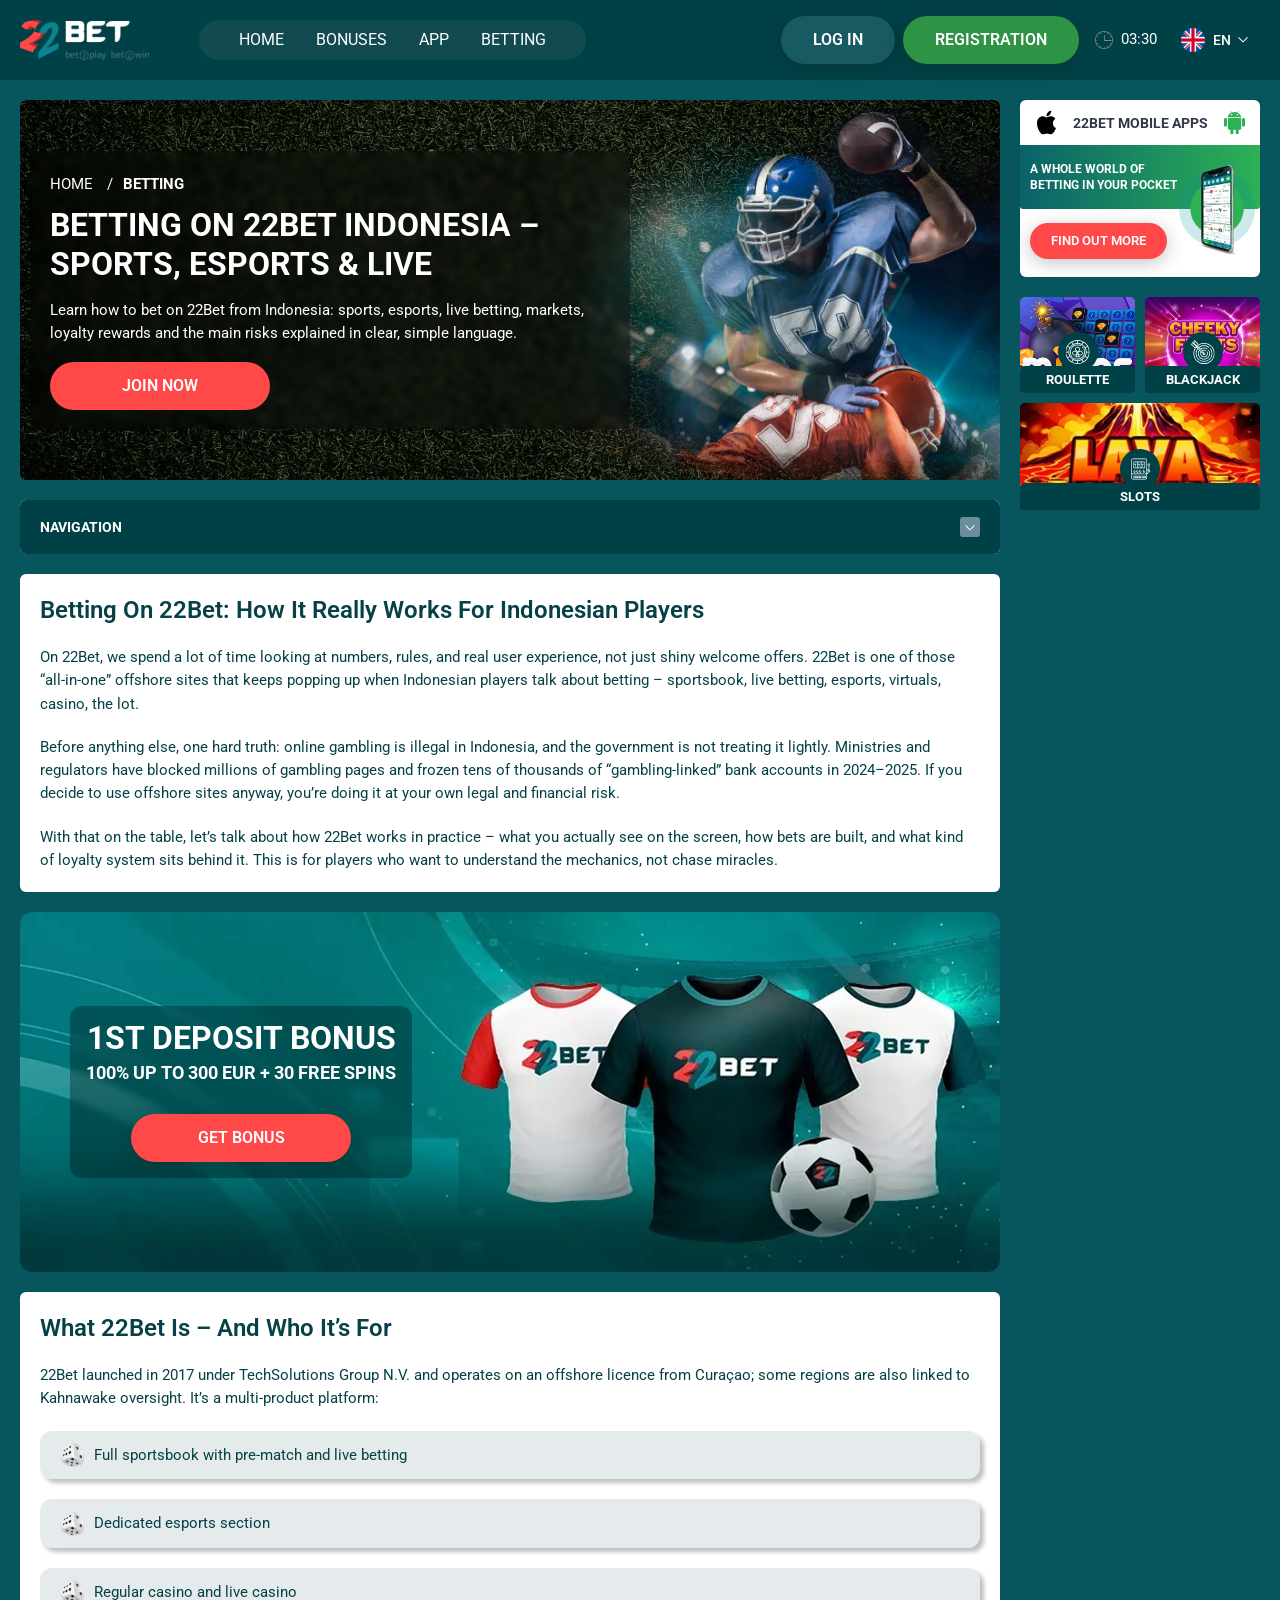
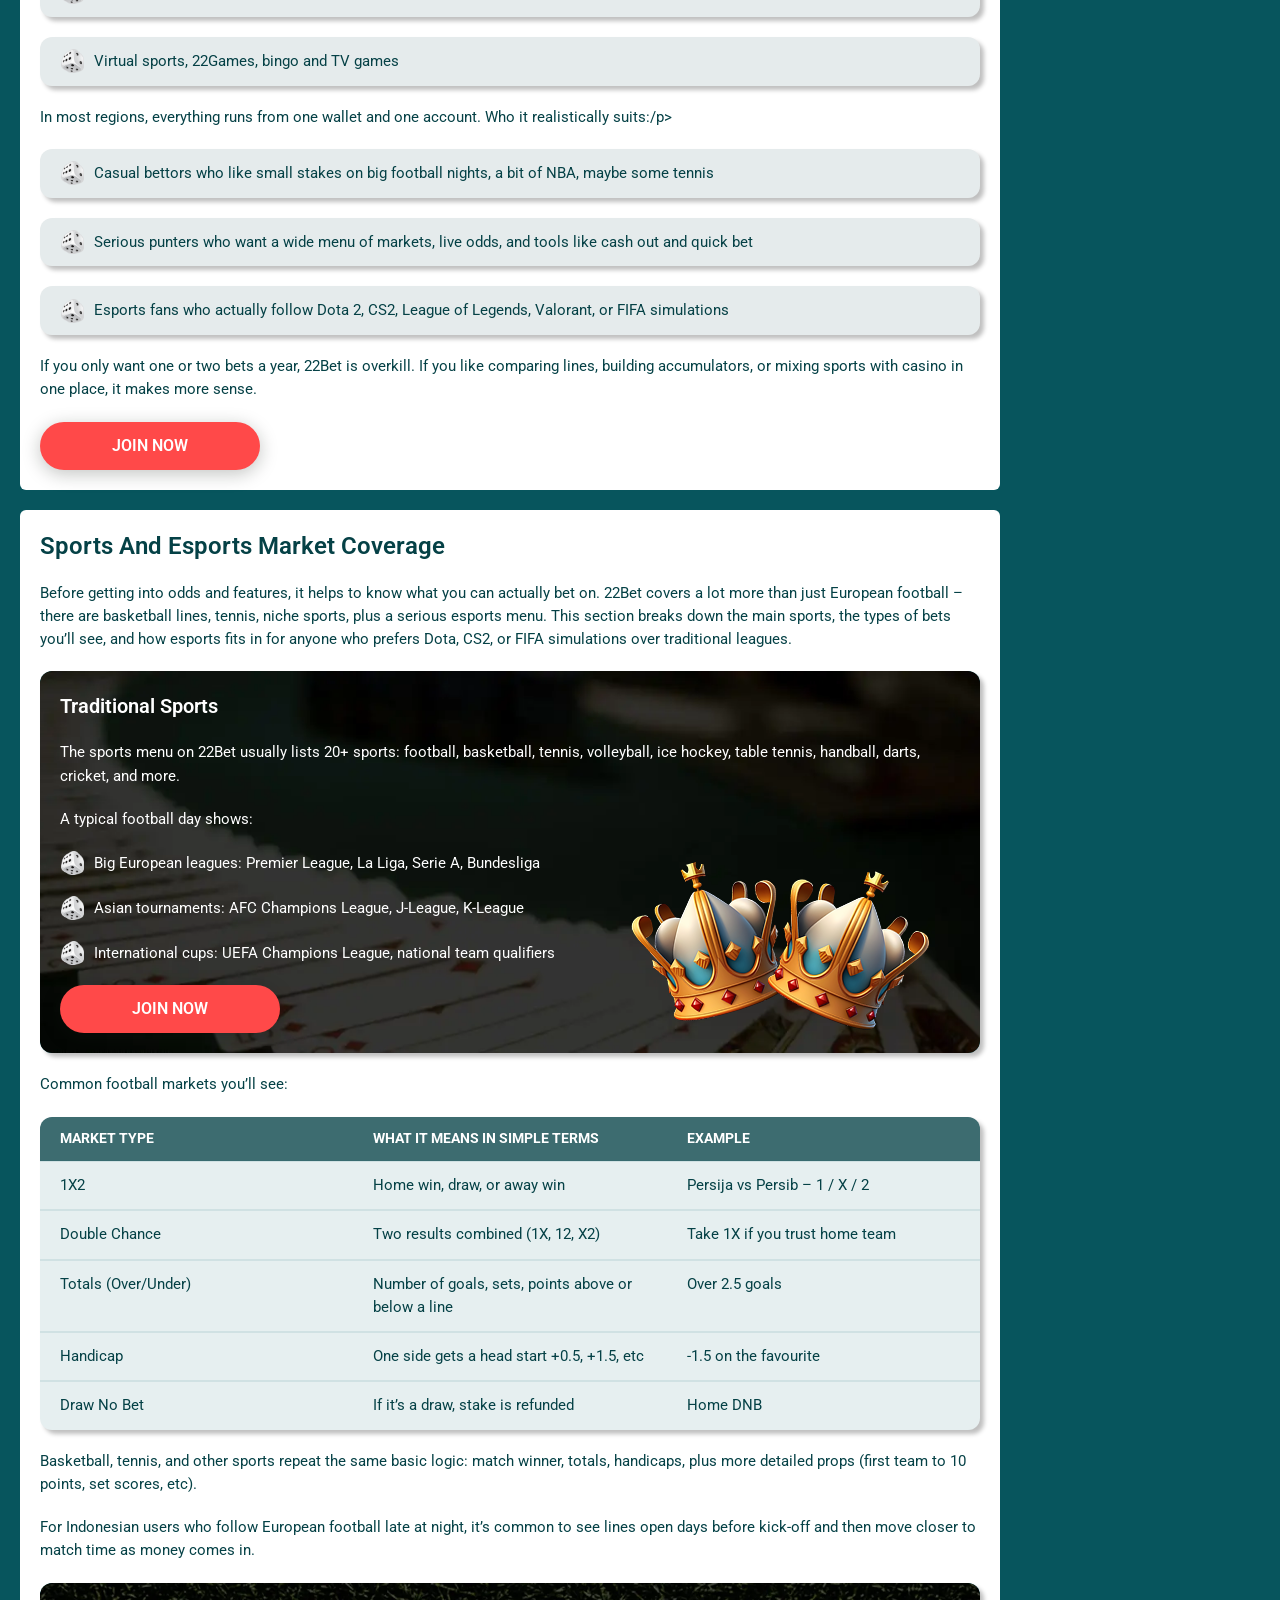
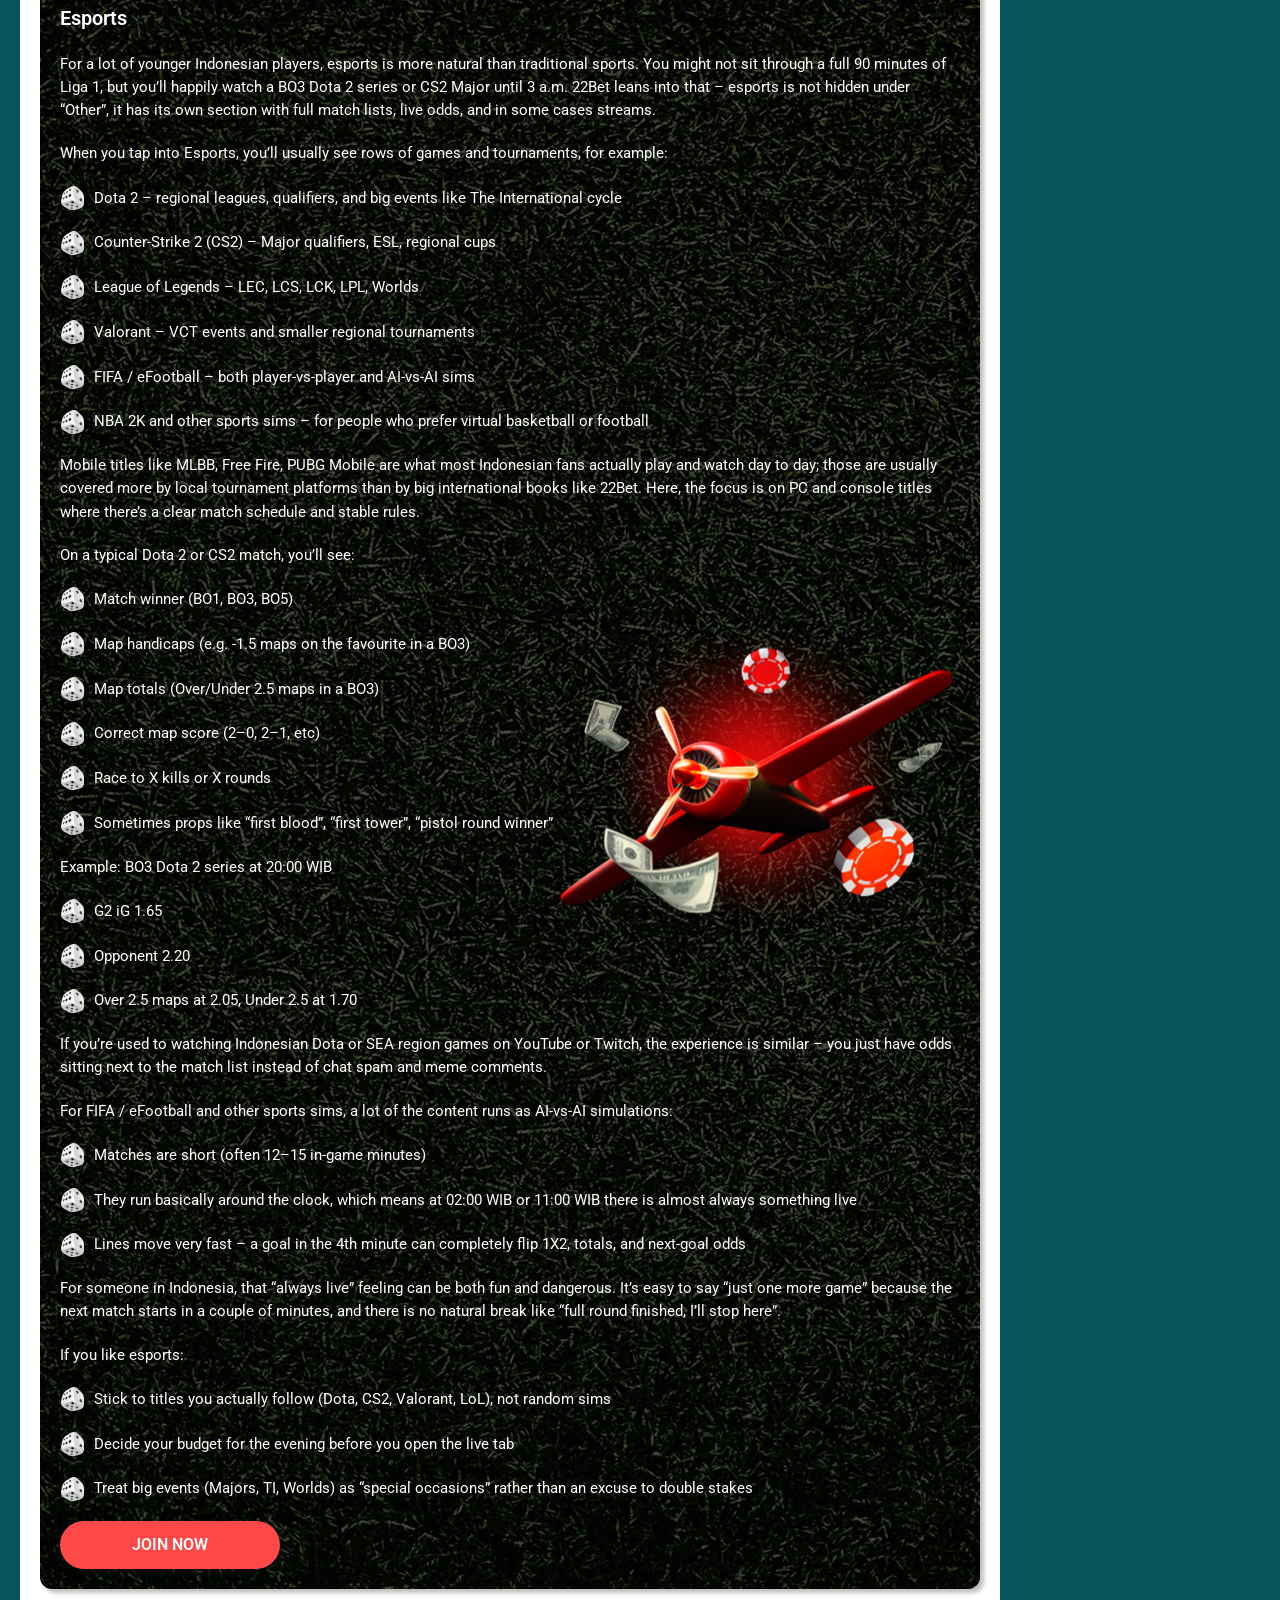
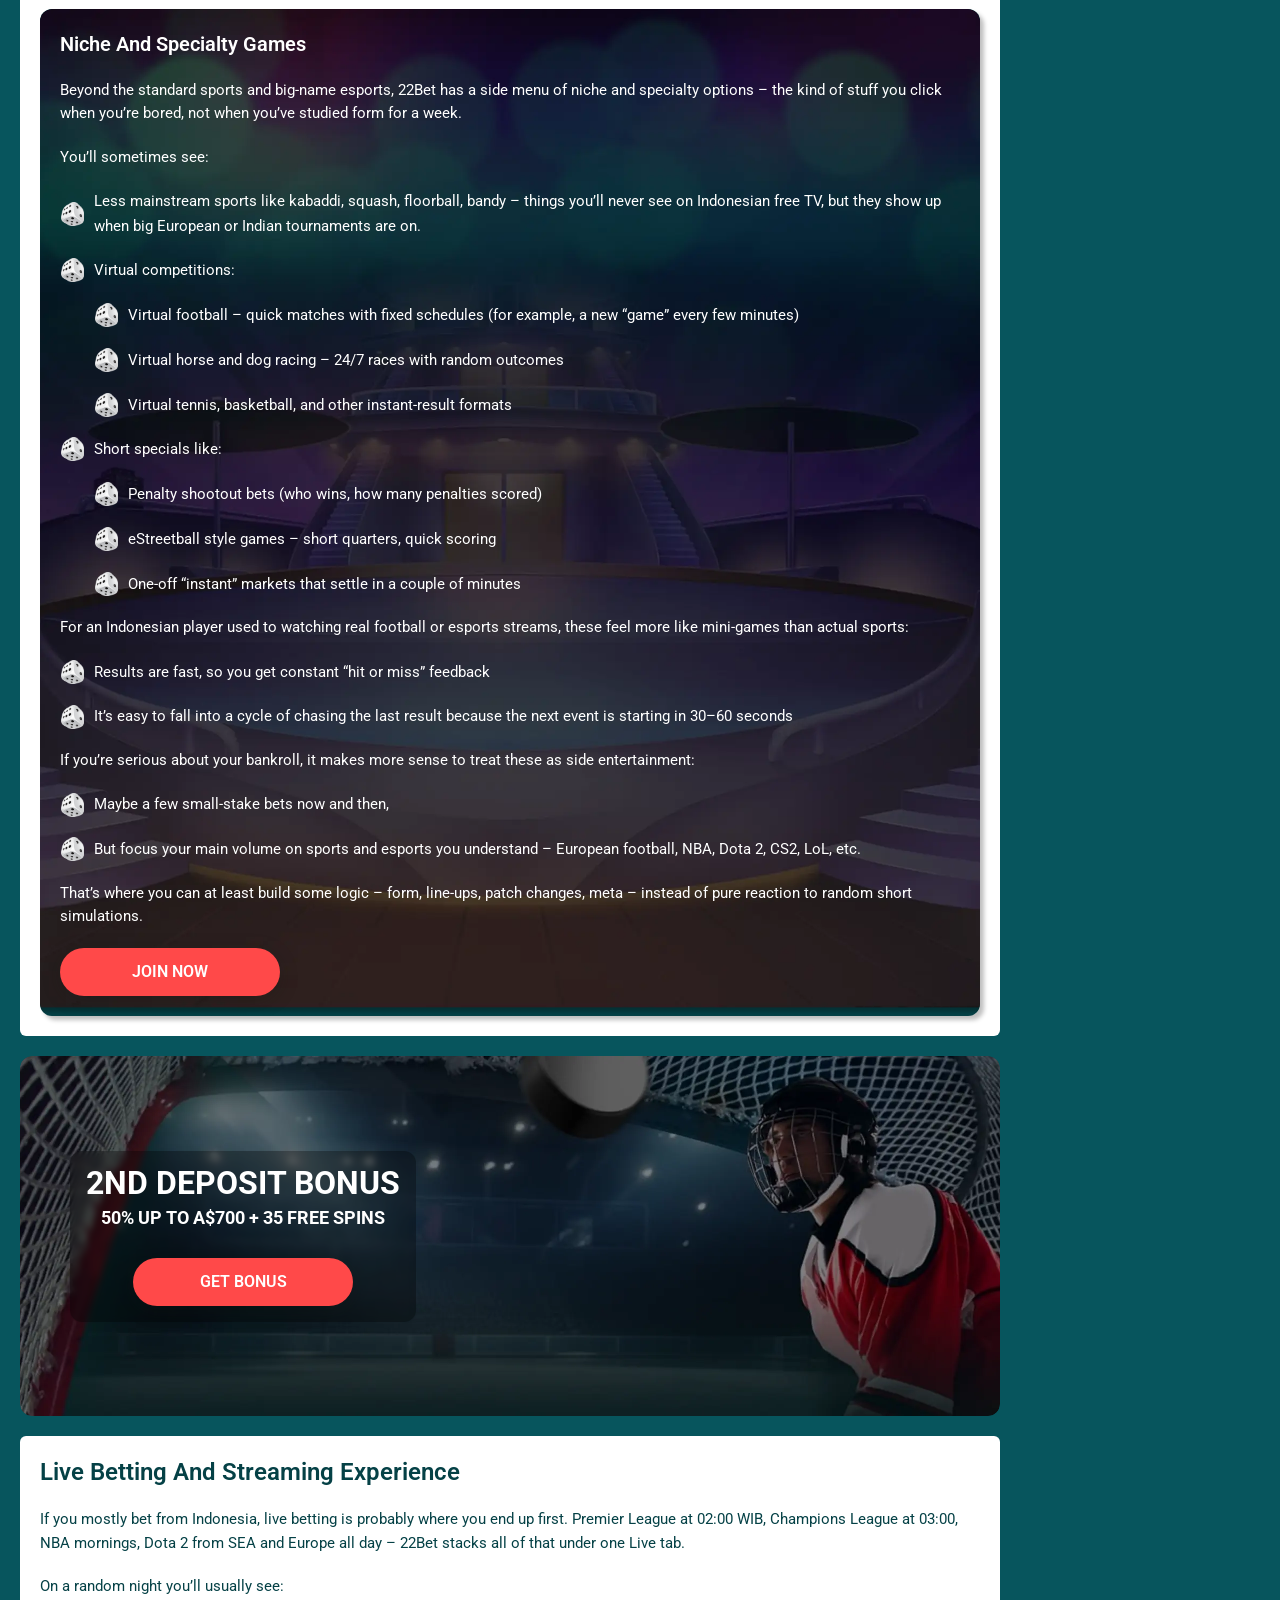
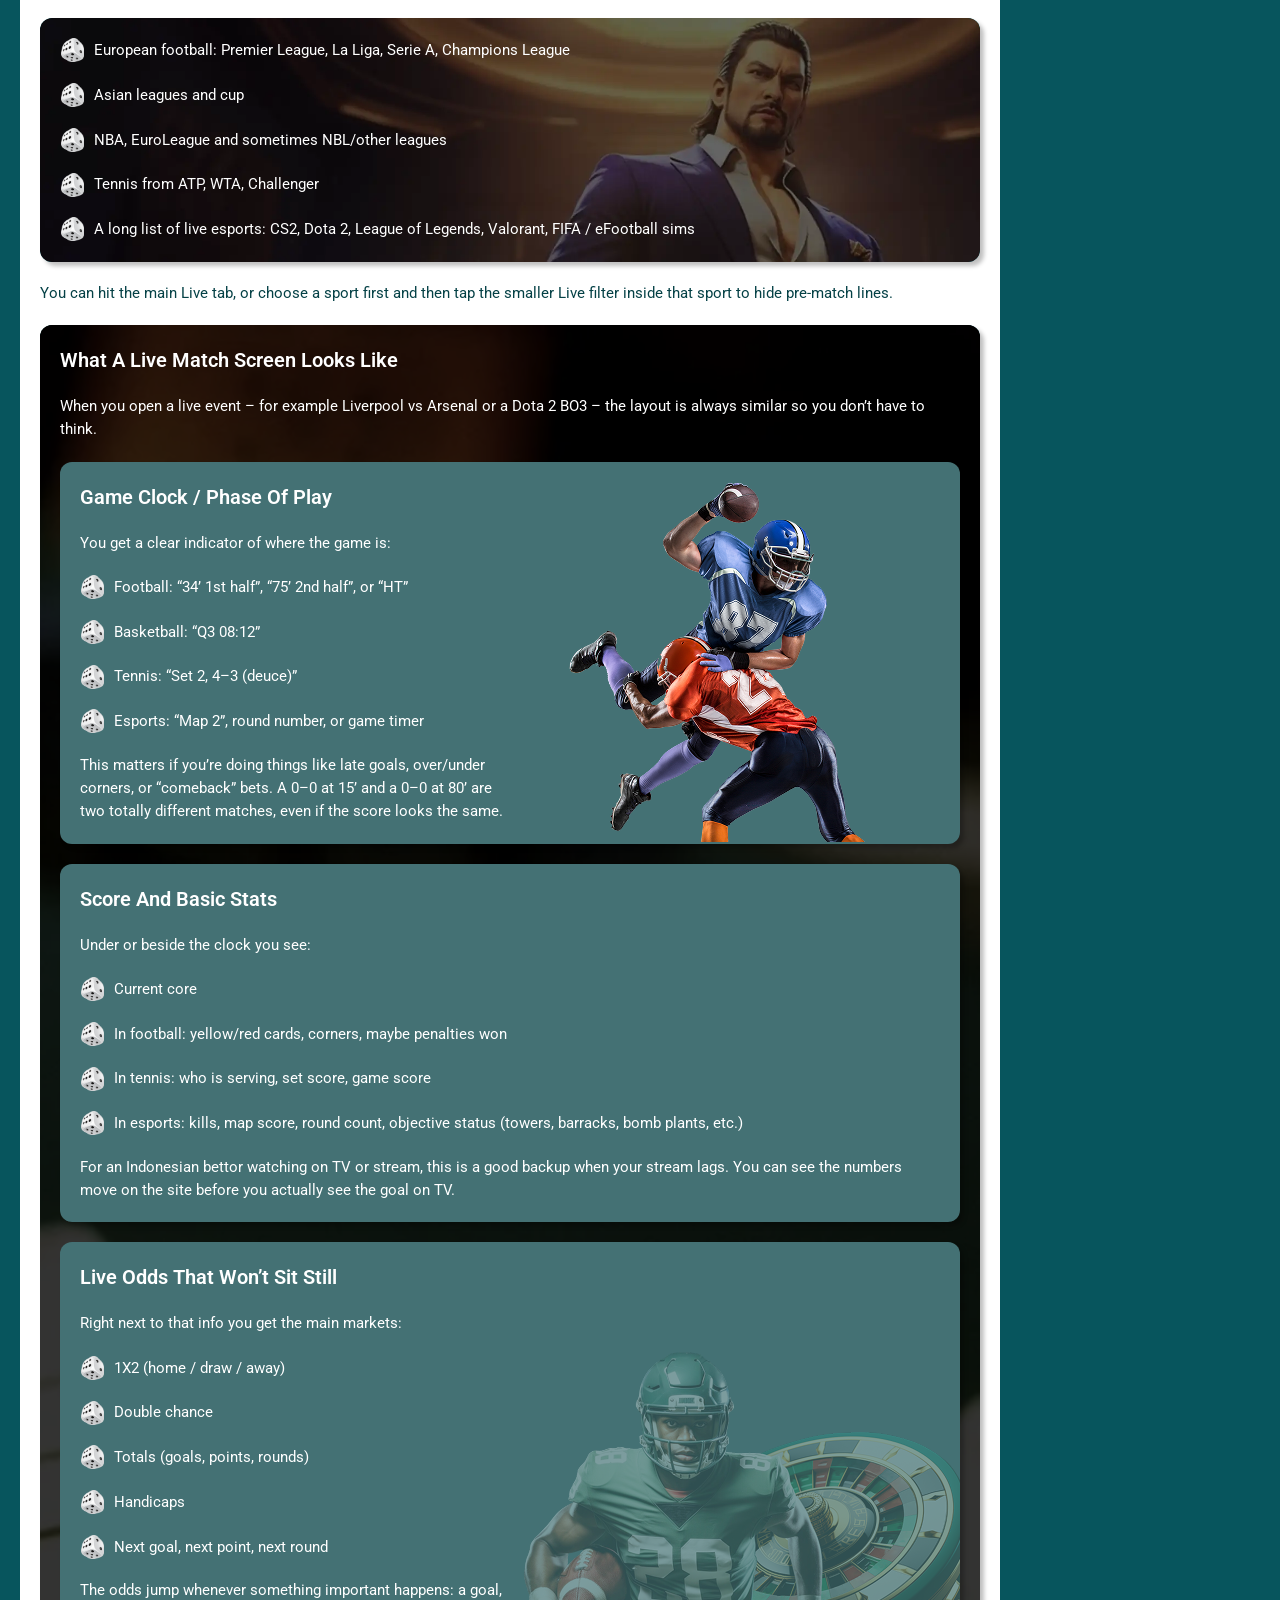
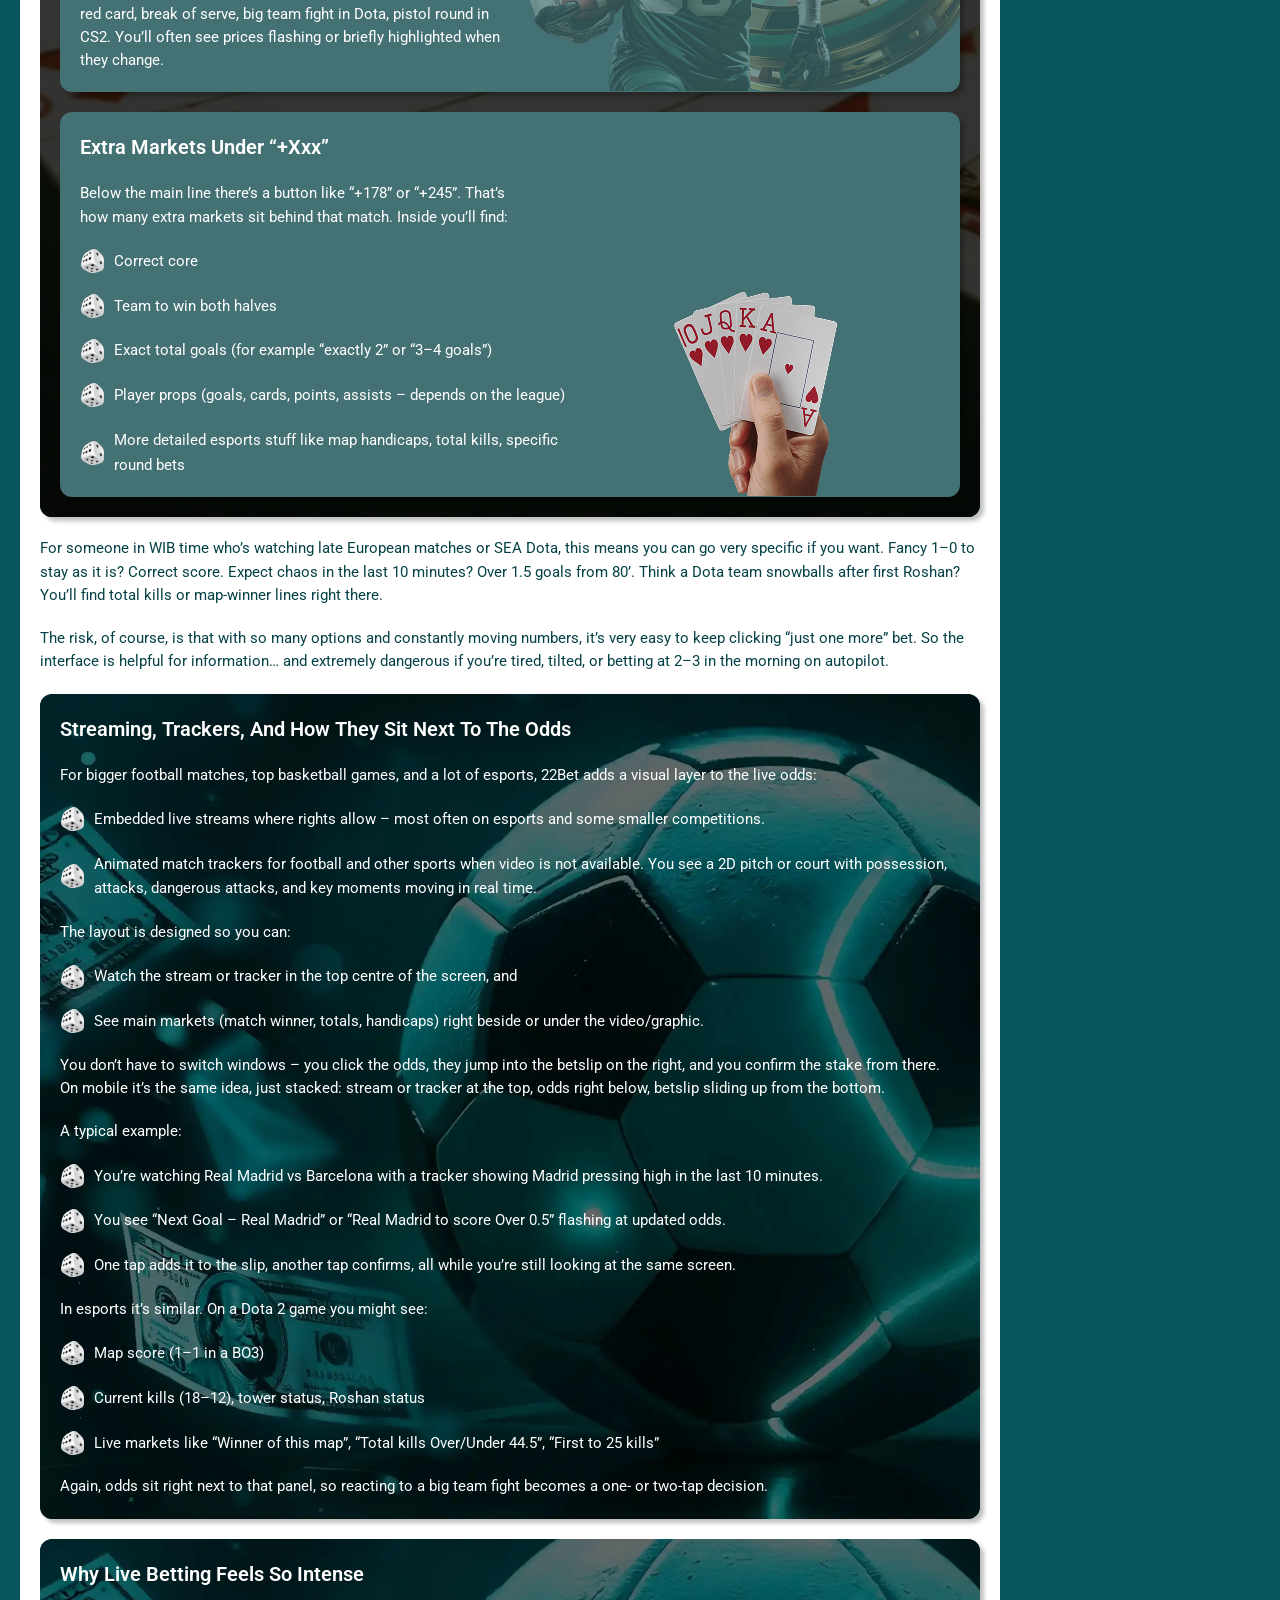
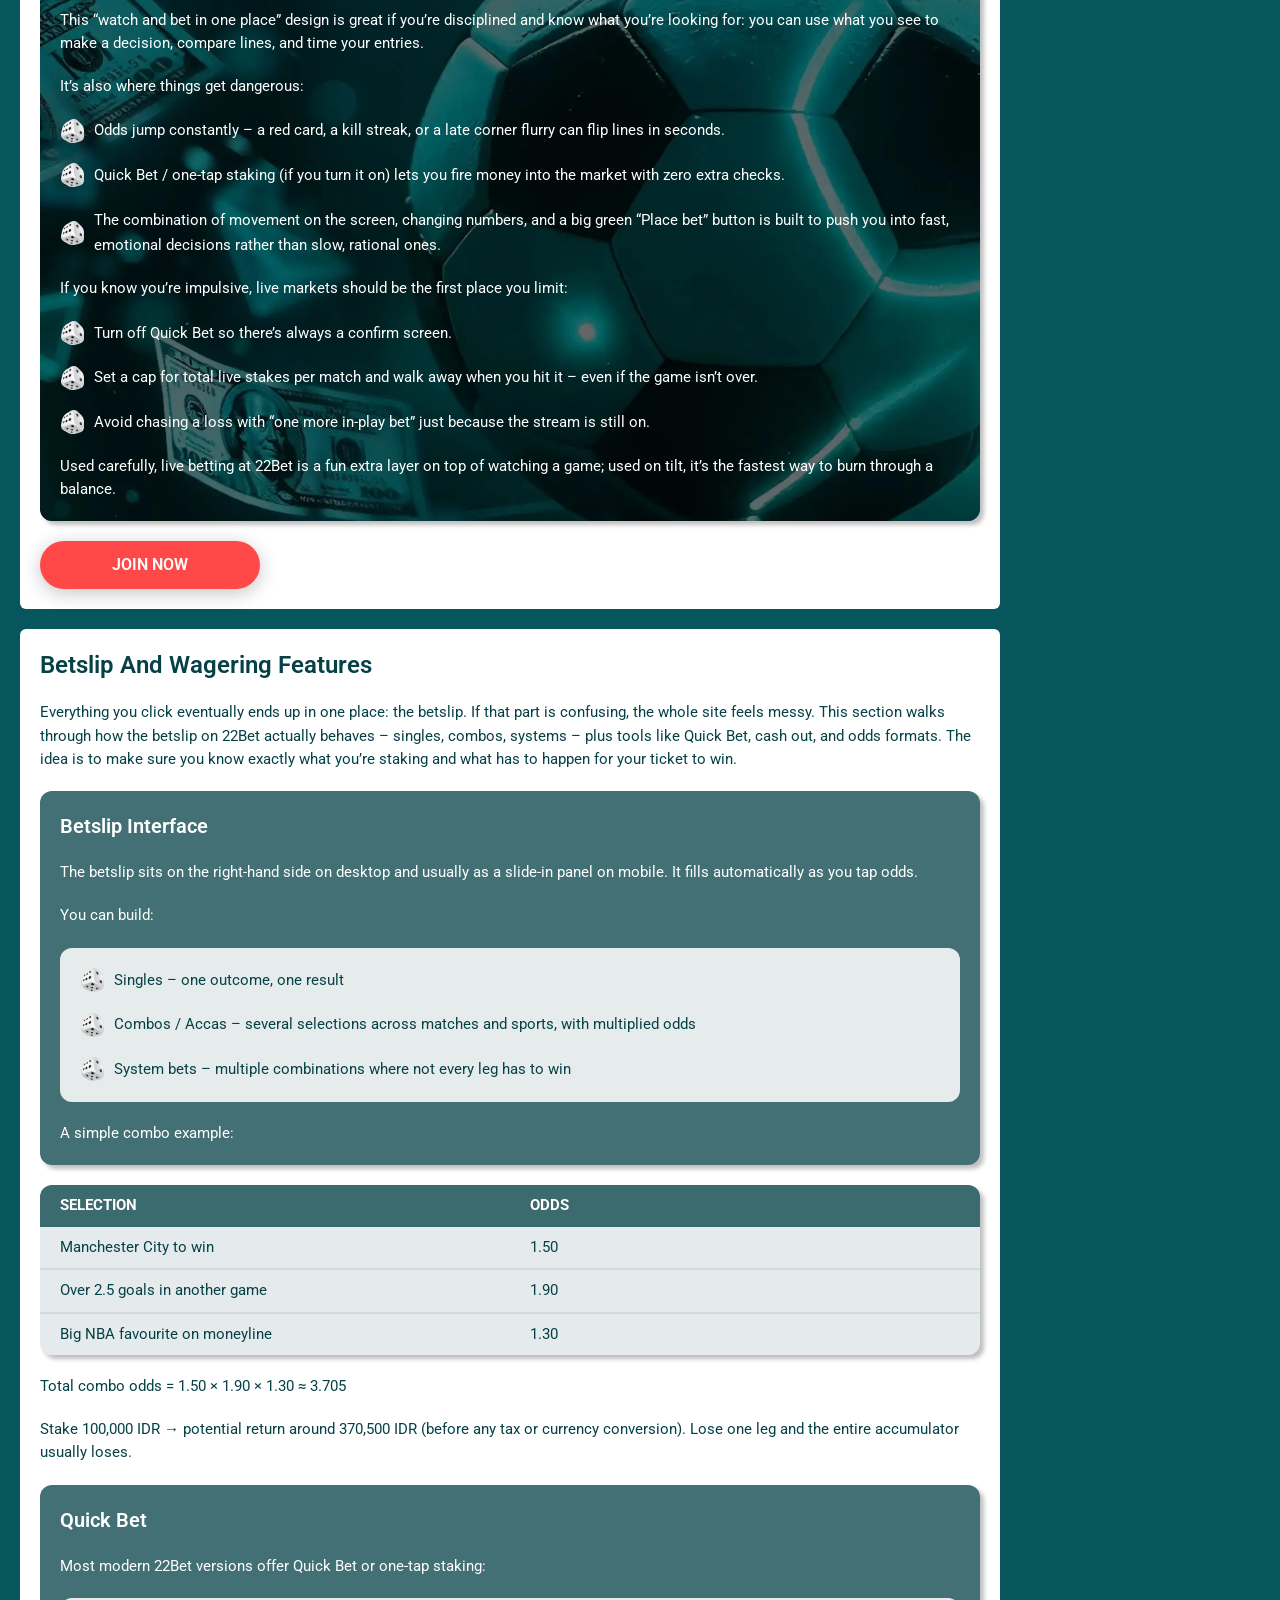
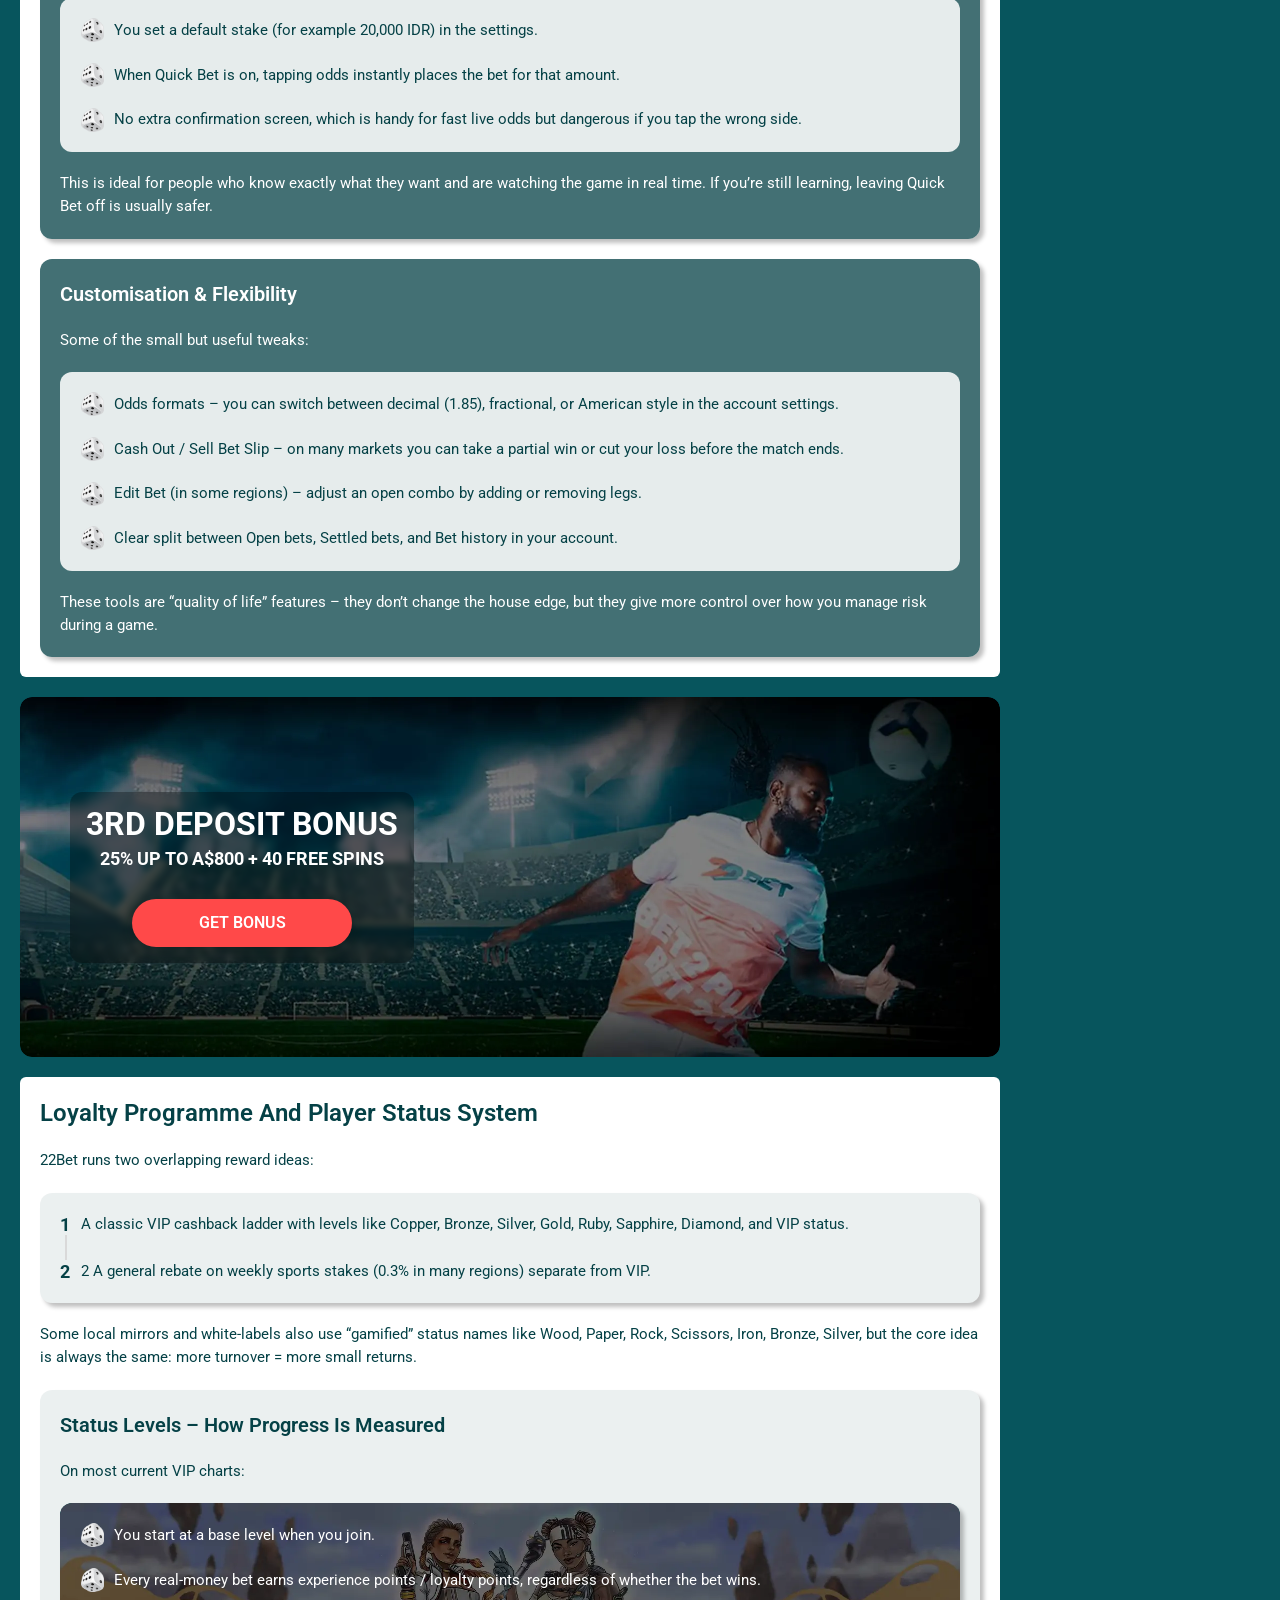
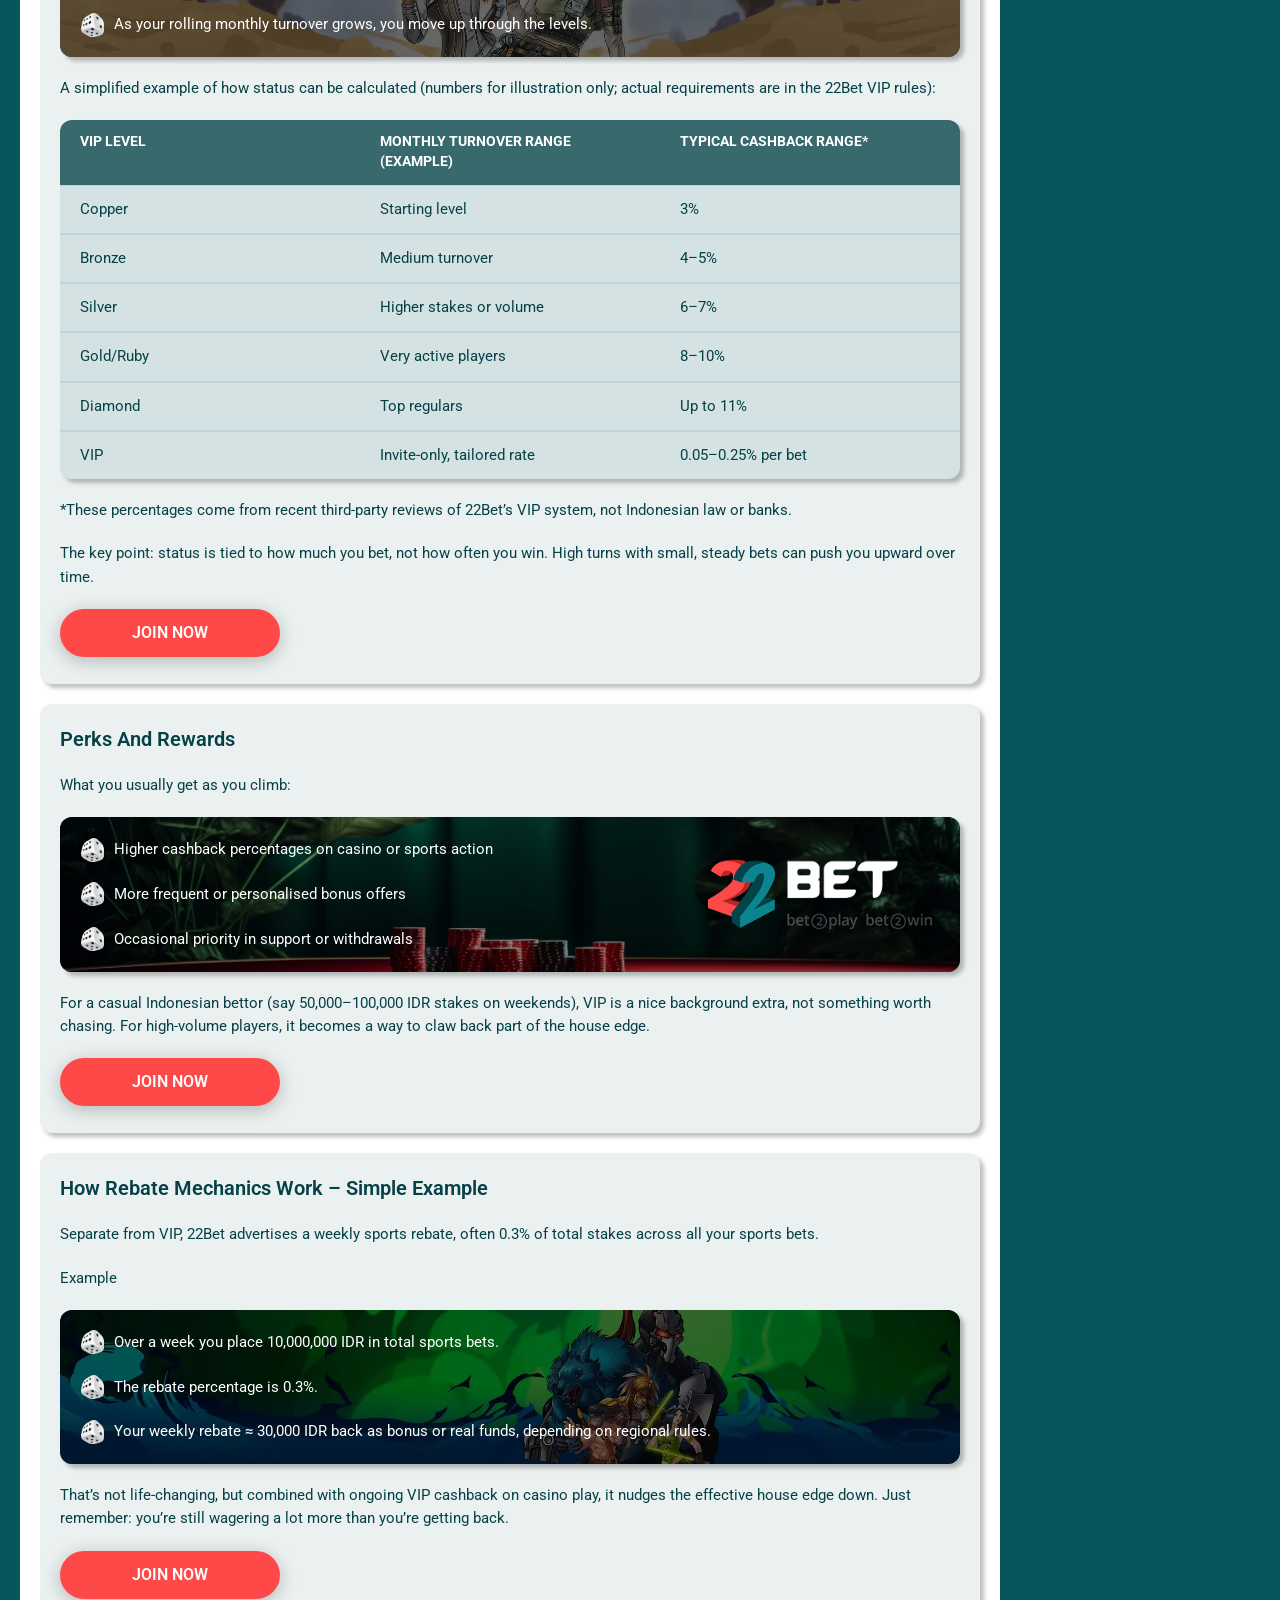
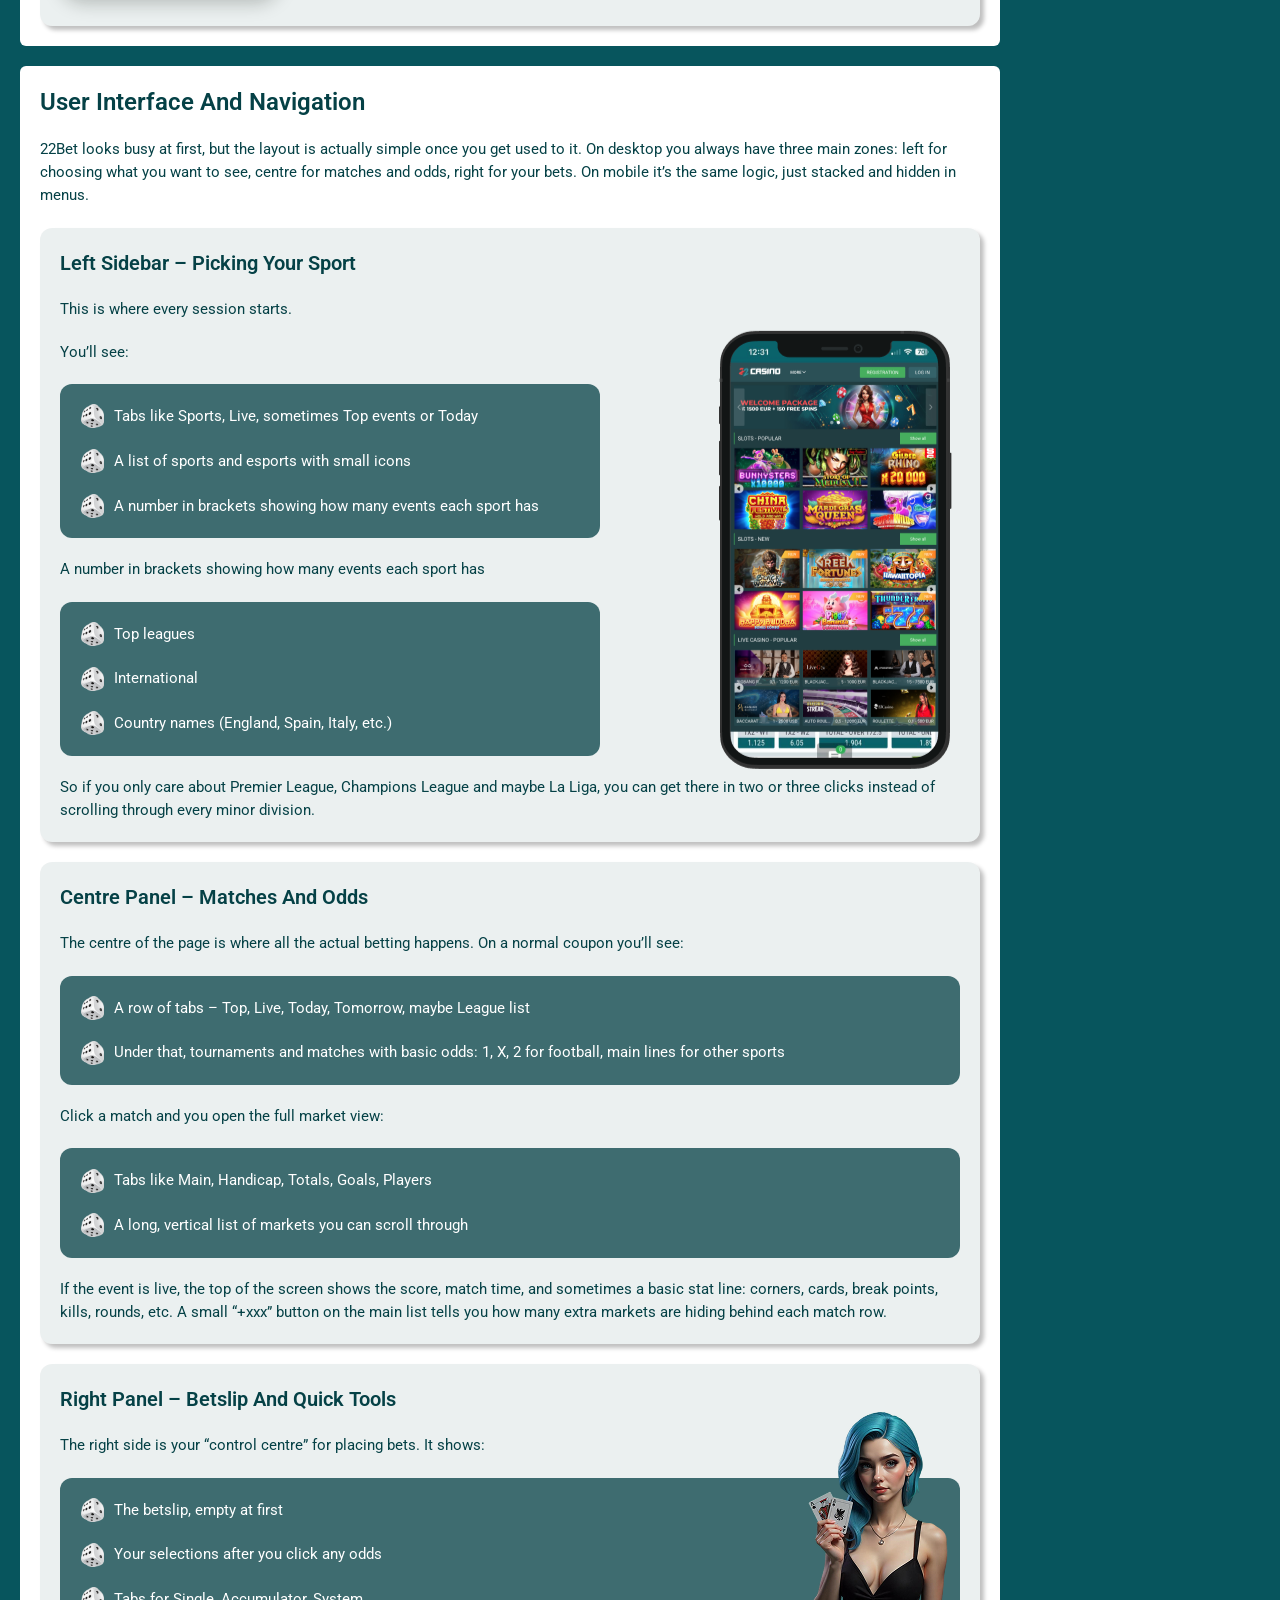
<file: betting.html>
<!DOCTYPE html>
<html lang="en">
  <head>
    <meta charset="UTF-8" />

    <meta name="viewport" content="width=device-width, initial-scale=1.0" />
    <title>Betting on 22Bet Indonesia – Sports, Esports & Live</title>
    <meta name="description" content=" Learn how to bet on 22Bet from Indonesia: sports, esports, live betting, markets, loyalty rewards and the main risks explained in clear, simple language." />
    <meta property="og:site_name" content="22Bet Casino" />
    <meta property="og:title" content=" Betting on 22Bet Indonesia – Sports, Esports & Live" />
    <meta property="og:type" content="website" />
    <meta property="og:url" content="http://22betcasino.id/betting.html" />
   <meta property="og:image" content="og.png" />
    <meta property="og:image:alt" content="22Bet Casino" />
    <meta property="og:locale" content="en" />
    <meta property="og:description" content=" Learn how to bet on 22Bet from Indonesia: sports, esports, live betting, markets, loyalty rewards and the main risks explained in clear, simple language." />
 <link rel="canonical" href="http://22betcasino.id/betting.html">
    <link rel="preconnect" href="https://fonts.googleapis.com" />
    <link rel="preconnect" href="https://fonts.gstatic.com" crossorigin />
    <link
      href="https://fonts.googleapis.com/css2?family=Poppins&family=Roboto:wght@400;500;700&display=swap"
      rel="stylesheet"
    />
    <link rel="stylesheet" href="./css/reset.css" />
    <link rel="stylesheet" href="./css/main.css" />
    <link rel="stylesheet" href="./css/media.css" />
    <link rel="icon" href="./images/Group.png" type="image/x-icon" />
    <script
      src="https://code.jquery.com/jquery-3.6.1.min.js"
      integrity="sha256-o88AwQnZB+VDvE9tvIXrMQaPlFFSUTR+nldQm1LuPXQ="
      crossorigin="anonymous"
    ></script>
  </head>
  <body>
    <header class="header">
      <section class="content header__content">
        <a href="/" class="logo header__logo"
          ><img src="./images/logo.svg" alt="logo" title
        /></a>
        <button class="header__btn-menu">
          <svg
            width="16px"
            height="16px"
            viewBox="0 0 16 16"
            xmlns="http://www.w3.org/2000/svg"
          >
            <rect y="0" width="16" height="3" rx="1.5"></rect>
            <rect y="6.5" width="16" height="3" rx="1.5"></rect>
            <rect y="13" width="16" height="3" rx="1.5"></rect>
          </svg>
        </button>

        <nav class="menu header__menu">
          <ul class="header__menu-list">
               <li>
                <a href="/">
                Home
                </a>
              </li>
                
              <li>
                <a href="./bonus.html">
                 Bonuses
                </a>
              </li>
              
              <li>
                <a href="./app.html">
                 App
                </a>
              </li>
               <li>
                <a href="./betting.html">
               Betting
                </a>
              </li>
              
                </ul>
          <div class="header__button header__button-menu">
            <a href="#" class="button button__login-menu">log in</a>
            <a href="#" class="button button__menu">registration</a>
          </div>
        </nav>

        <a href="#" class="button button__login">log in</a>
        <a href="#" class="button button__singup">registration</a>
        <div id="clock" class="header__time">00:00</div>
         <div class="header__language">
                <div class="header__flag-wrap">
                  <a class="header__country" href="#">
                    <span><img src="./images/flag.png" alt=" Flag" title /></span>
                      <span>en</span>
                  </a>
                </div>
                <div class="header__flag-menu">
                  <ul>
                    
                    <li>
                      <a href="#" class="header__flag-link">
                        <span>
                          <img src="./images/flag-id.png" alt="flag" title />
                        </span>
                        <span>id</span>
                      </a>
                    </li>
                   
                   
                  </ul>
                </div>
              </div>  
      </section>
    </header>
    <main class="main home">
      <section class="main__wrap">
        <aside class="sidebar sidebar-left ">
            <div class="sidebar-left__champion">
                <div class="top-champion__links-desk menu__review-desk">TOP Championships</div>
            </div>
            <div class="sidebar-left__matches">
                <div class="top-matches__links-desk menu__review-desk">Top matches</div>
            </div>
                <div class="sidebar-left__quik">
                  <div class="menu__links-desk"><a href="#">
                    <img src="./images/sidebar/liveEvents-sidebar.svg" alt="" title="">Live events</a>
                  </div>
                  <ul class="menu__links">
                    <li>
                      <a href="#"
                        ><img
                          src="./images/sidebar/football.svg"
                          alt="Football"
                          title
                        />Football (44)</a
                      >
                    </li>
                    <li>
                      <a href="#"
                        ><img
                          src="./images/sidebar/tennis.svg"
                          alt="Tennis"
                          title
                        />Tennis (47)</a
                      >
                    </li>
                    <li>
                      <a href="#"
                        ><img
                          src="./images/sidebar/basketball.svg"
                          alt="Basketball"
                          title
                        />Basketball (26)</a
                      >
                    </li>
                    <li>
                      <a href="#"
                        ><img
                          src="./images/sidebar/hockey.svg"
                          alt="Ice Hockey"
                          title
                        />Ice Hockey (18)</a
                      >
                    </li>
                    
                    <li>
                      <a href="#"
                        ><img
                          src="./images/sidebar/volleyball.svg"
                          alt="Volleyball"
                          title
                        />Volleyball (15)</a
                      >
                    </li>
                     <li>
                      <a href="#"
                        ><img
                          src="./images/sidebar/table-tenis.svg"
                          alt="Table Tennis"
                          title
                        />Table Tennis (15)</a
                      >
                    </li>
                     <li>
                      <a href="#"
                        ><img
                          src="./images/sidebar/handball.svg"
                          alt="Handball"
                          title
                        />Handball (15)</a
                      >
                    </li>
                     <li>
                      <a href="#"
                        ><img
                          src="./images/sidebar/cricket.svg"
                          alt="Cricket"
                          title
                        />Cricket (15)</a
                      >
                    </li>
                     <li>
                      <a href="#"
                        ><img
                          src="./images/sidebar/esports.svg"
                          alt="Esports"
                          title
                        />Esports (15)</a
                      >
                    </li>
                    
                   
                  </ul>
                </div>
              
                <div class="sidebar-left__review">
                  <div class="menu__review-desk sidebar__desk">Navigation
</div>
                  <ul class="menu__review sidebar__list">
                   <li><a href="#Betting-on-22Bet:-How-It-Really-Works-for-Indonesian-Players">Betting on 22Bet: How It Really Works for Indonesian Players</a></li>
                   <li><a href="#What-22Bet-Is–and-Who-It’s-For">What 22Bet Is – and Who It’s For</a></li>
                   <li><a href="#Sports-and-Esports-Market-Coverage">Sports and Esports Market Coverage</a></li>
                   <li><a href="#Betslip-and-Wagering-Features">Betslip and Wagering Features</a></li>
                   <li><a href="#Loyalty-Programme-and-Player-Status-System">Loyalty Programme and Player Status System</a></li>
                   <li><a href="#User-Interface-and-Navigation">User Interface and Navigation</a></li>
                   <li><a href="#A-Note-on-Indonesian-Reality">A Note on Indonesian Reality</a></li>
                   <li><a href="#Final-Thoughts">Final Thoughts</a></li>
                  </ul>
                </div>
             
        </aside>
       <section class="content__wrapper ">

       
          <section class="content hero">
           
            <div class="background">
              <img src="./images/betting/bg-betting.webp" alt="hero" title />
              
            </div>
            <div class="hero__wrapper hero__wrapper-main">
              <div class="hero__data">
                   <ul
              class="breadcrumbs"
             
            >
              <li
                
              >
                <a href="/">
                  <span >Home</span></a
                >
               
              </li>
              <li 
               
              >
                <a> <span >Betting</span></a>
                
              </li>
            </ul>
                <h1 class="title general hero__title">
             Betting on 22Bet Indonesia – Sports, Esports & Live
                </h1>
                <p class="hero__text">Learn how to bet on 22Bet from Indonesia: sports, esports, live betting, markets, loyalty rewards and the main risks explained in clear, simple language.</p>
                <a href="#" class="button  hero__button">Join Now</a>
               
              </div>
             
            </div>
          </section>
          <section class="content menu-review__content">
            
                <div class="menu__review-desk menu__review-content">Navigation
</div>
                <ul class="menu__review menu__review-list">
                      <li><a href="#Betting-on-22Bet:-How-It-Really-Works-for-Indonesian-Players">Betting on 22Bet: How It Really Works for Indonesian Players</a></li>
                   <li><a href="#What-22Bet-Is–and-Who-It’s-For">What 22Bet Is – and Who It’s For</a></li>
                   <li><a href="#Sports-and-Esports-Market-Coverage">Sports and Esports Market Coverage</a></li>
                   <li><a href="#Betslip-and-Wagering-Features">Betslip and Wagering Features</a></li>
                   <li><a href="#Loyalty-Programme-and-Player-Status-System">Loyalty Programme and Player Status System</a></li>
                   <li><a href="#User-Interface-and-Navigation">User Interface and Navigation</a></li>
                   <li><a href="#A-Note-on-Indonesian-Reality">A Note on Indonesian Reality</a></li>
                   <li><a href="#Final-Thoughts">Final Thoughts</a></li>
                </ul>
             
          
          </section>
           <section class="content article" id="Betting-on-22Bet:-How-It-Really-Works-for-Indonesian-Players">
   <h2 class="title high article__title">Betting on 22Bet: How It Really Works for Indonesian Players</h2>
   <p>On 22Bet, we spend a lot of time looking at numbers, rules, and real user experience, not just shiny welcome offers. 22Bet is one of those “all-in-one” offshore sites that keeps popping up when Indonesian players talk about betting – sportsbook, live betting, esports, virtuals, casino, the lot.</p>
   <p>Before anything else, one hard truth: online gambling is illegal in Indonesia, and the government is not treating it lightly. Ministries and regulators have blocked millions of gambling pages and frozen tens of thousands of “gambling-linked” bank accounts in 2024–2025. If you decide to use offshore sites anyway, you’re doing it at your own legal and financial risk.</p>
   <p>With that on the table, let’s talk about how 22Bet works in practice – what you actually see on the screen, how bets are built, and what kind of loyalty system sits behind it. This is for players who want to understand the mechanics, not chase miracles.</p>
  </section>
             <section class="content banner banner__main">
            <div class="background banner__background">
              <img src="./images/main/banner-main1.webp" alt="banner" title />
            </div>
            <div class="banner__info">
              <h2 class="title high banner__title-main">
     1st Deposit Bonus
                
              </h2>
<p class="banner__subtitle"> 100% up to 300 EUR + 30 Free spins</p>
              <a href="#" class="button banner__button">Get Bonus</a>
              
            </div>
          </section>
             <section class="content article" id="What-22Bet-Is–and-Who-It’s-For">
   <h2 class="title high article__title"> What 22Bet Is – and Who It’s For</h2>
   <p>22Bet launched in 2017 under TechSolutions Group N.V. and operates on an offshore licence from Curaçao; some regions are also linked to Kahnawake oversight. It’s a multi-product platform:</p>
  <ul class="list__support">
    <li>Full sportsbook with pre-match and live betting</li>
    <li>Dedicated esports section</li>
    <li>Regular casino and live casino</li>
    <li>Virtual sports, 22Games, bingo and TV games</li>
  </ul>
  <p>In most regions, everything runs from one wallet and one account. Who it realistically suits:/p>
  <ul class="list__support">
    <li>Casual bettors who like small stakes on big football nights, a bit of NBA, maybe some tennis</li>
    <li>Serious punters who want a wide menu of markets, live odds, and tools like cash out and quick bet</li>
    <li>Esports fans who actually follow Dota 2, CS2, League of Legends, Valorant, or FIFA simulations</li>
  </ul>
  <p>If you only want one or two bets a year, 22Bet is overkill. If you like comparing lines, building accumulators, or mixing sports with casino in one place, it makes more sense.</p>
  <a href="#" class="button">Join Now</a>
 </section>
  <section class="content article" id="Sports-and-Esports-Market-Coverage">
   <h2 class="title high article__title"> Sports and Esports Market Coverage</h2>
   <p>Before getting into odds and features, it helps to know what you can actually bet on. 22Bet covers a lot more than just European football – there are basketball lines, tennis, niche sports, plus a serious esports menu. This section breaks down the main sports, the types of bets you’ll see, and how esports fits in for anyone who prefers Dota, CS2, or FIFA simulations over traditional leagues.</p>
  <div class="image ">
             <div class="background background-decorMobile">
              <img src="./images/betting/betting-img1.webp" alt="banner" title />
                </div>
<h3>Traditional Sports</h3>
<p>The sports menu on 22Bet usually lists 20+ sports: football, basketball, tennis, volleyball, ice hockey, table tennis, handball, darts, cricket, and more.</p>
<p>A typical football day shows:</p>
              <ul class="list">
              
                <li>Big European leagues: Premier League, La Liga, Serie A, Bundesliga</li>
                <li>Asian tournaments: AFC Champions League, J-League, K-League</li>
                <li>International cups: UEFA Champions League, national team qualifiers</li>
              </ul>
              <a href="#" class="button">Join Now</a>
              <div class="background-decor decor-betting">
              <img src="./images/betting/decor-betting1.png" alt="banner" title />
                </div>
            </div>
            <p>Common football markets you’ll see:</p>
            <div class="table__wrapper">
              <table class="table__features table__feature">
                <thead>
                  <tr>
                    <th>Market Type</th>
                    <th>What It Means in Simple Terms
</th>
                    <th>Example

</th>
                  </tr>
                </thead>
                <tbody>
             <tr>
              
              <td>1X2</td>
              <td>Home win, draw, or away win</td>
              <td>Persija vs Persib – 1 / X / 2</td>
             </tr>
              <tr>
              
              <td>Double Chance</td>
              <td>Two results combined (1X, 12, X2)</td>
              <td>Take 1X if you trust home team</td>
             </tr>
              <tr>
              
              <td>Totals (Over/Under)</td>
              <td>Number of goals, sets, points above or below a line</td>
              <td>Over 2.5 goals</td>
             </tr>
              <tr>
              
              <td>Handicap</td>
              <td>One side gets a head start +0.5, +1.5, etc</td>
              <td>-1.5 on the favourite</td>
             </tr>
              <tr>
              
              <td>Draw No Bet</td>
              <td>If it’s a draw, stake is refunded</td>
              <td>Home DNB</td>
             </tr>
             
                            
                </tbody>
              </table>
            </div>
            <p>Basketball, tennis, and other sports repeat the same basic logic: match winner, totals, handicaps, plus more detailed props (first team to 10 points, set scores, etc).</p>
            <p>For Indonesian users who follow European football late at night, it’s common to see lines open days before kick-off and then move closer to match time as money comes in.</p>
   <div class="image ">
             <div class="background ">
              <img src="./images/betting/betting-img2.webp" alt="banner" title />
              <div class="background-decorBetting ">
              <img src="./images/betting/decor-betting2.png" alt="banner" title />
                </div>
                </div>
<h3>Esports</h3>
<p>For a lot of younger Indonesian players, esports is more natural than traditional sports. You might not sit through a full 90 minutes of Liga 1, but you’ll happily watch a BO3 Dota 2 series or CS2 Major until 3 a.m. 22Bet leans into that – esports is not hidden under “Other”, it has its own section with full match lists, live odds, and in some cases streams.</p>
<p>When you tap into Esports, you’ll usually see rows of games and tournaments, for example:</p>
              <ul class="">
              <li>Dota 2 – regional leagues, qualifiers, and big events like The International cycle</li>
                <li>Counter-Strike 2 (CS2) – Major qualifiers, ESL, regional cups</li>
                <li>League of Legends – LEC, LCS, LCK, LPL, Worlds</li>
                <li>Valorant – VCT events and smaller regional tournaments</li>
                <li>FIFA / eFootball – both player-vs-player and AI-vs-AI sims</li>
                <li>NBA 2K and other sports sims – for people who prefer virtual basketball or football</li>
              </ul>
              <p>Mobile titles like MLBB, Free Fire, PUBG Mobile are what most Indonesian fans actually play and watch day to day; those are usually covered more by local tournament platforms than by big international books like 22Bet. Here, the focus is on PC and console titles where there’s a clear match schedule and stable rules.</p>
<p>On a typical Dota 2 or CS2 match, you’ll see:</p>
 <ul class="list">
              <li>Match winner (BO1, BO3, BO5)</li>
                <li>Map handicaps (e.g. -1.5 maps on the favourite in a BO3)</li>
                <li>Map totals (Over/Under 2.5 maps in a BO3)</li>
                <li>Correct map score (2–0, 2–1, etc)</li>
                <li>Race to X kills or X rounds</li>
                <li>Sometimes props like “first blood”, “first tower”, “pistol round winner”</li>
              </ul>
              <p>Example: BO3 Dota 2 series at 20:00 WIB</p>
              <ul class="">
              <li>G2 iG 1.65</li>
                <li>Opponent 2.20</li>
                <li>Over 2.5 maps at 2.05, Under 2.5 at 1.70</li>
              </ul>
              <p>If you’re used to watching Indonesian Dota or SEA region games on YouTube or Twitch, the experience is similar – you just have odds sitting next to the match list instead of chat spam and meme comments.</p>
<p>For FIFA / eFootball and other sports sims, a lot of the content runs as AI-vs-AI simulations:</p>
<ul class="">
              <li>Matches are short (often 12–15 in-game minutes)</li>
                <li>They run basically around the clock, which means at 02:00 WIB or 11:00 WIB there is almost always something live</li>
                <li>Lines move very fast – a goal in the 4th minute can completely flip 1X2, totals, and next-goal odds</li>
              </ul>
              <p>For someone in Indonesia, that “always live” feeling can be both fun and dangerous. It’s easy to say “just one more game” because the next match starts in a couple of minutes, and there is no natural break like “full round finished, I’ll stop here”.</p>
              <p>If you like esports:</p>
              <ul class="">
              <li>Stick to titles you actually follow (Dota, CS2, Valorant, LoL), not random sims</li>
                <li>Decide your budget for the evening before you open the live tab</li>
                <li>Treat big events (Majors, TI, Worlds) as “special occasions” rather than an excuse to double stakes</li>
              </ul>
              <a href="#" class="button">Join Now</a>
            </div>
             <div class="image ">
             <div class="background ">
              <img src="./images/betting/betting-img3.webp" alt="banner" title />
                </div>
<h3>Niche and Specialty Games</h3>
<p>Beyond the standard sports and big-name esports, 22Bet has a side menu of niche and specialty options – the kind of stuff you click when you’re bored, not when you’ve studied form for a week.</p>
<p>You’ll sometimes see:</p>
              <ul class="">
              
                <li>Less mainstream sports like kabaddi, squash, floorball, bandy – things you’ll never see on Indonesian free TV, but they show up when big European or Indian tournaments are on.</li>
                <li class="has-sub">Virtual competitions:
                  <ul>
                    <li>Virtual football – quick matches with fixed schedules (for example, a new “game” every few minutes)</li>
                    <li>Virtual horse and dog racing – 24/7 races with random outcomes</li>
                    <li>Virtual tennis, basketball, and other instant-result formats</li>
                  </ul>
                </li>
                <li class="has-sub">Short specials like:
                   <ul>
                    <li>Penalty shootout bets (who wins, how many penalties scored)</li>
                    <li>eStreetball style games – short quarters, quick scoring</li>
                    <li>One-off “instant” markets that settle in a couple of minutes</li>
                  </ul>
                </li>
              </ul>
              <p>For an Indonesian player used to watching real football or esports streams, these feel more like mini-games than actual sports:</p>
              <ul><li>Results are fast, so you get constant “hit or miss” feedback</li>
              <li>It’s easy to fall into a cycle of chasing the last result because the next event is starting in 30–60 seconds</li></ul>
              <p>If you’re serious about your bankroll, it makes more sense to treat these as side entertainment:</p>
              <ul><li>Maybe a few small-stake bets now and then,</li>
              <li>But focus your main volume on sports and esports you understand – European football, NBA, Dota 2, CS2, LoL, etc.</li></ul>
              <p>That’s where you can at least build some logic – form, line-ups, patch changes, meta – instead of pure reaction to random short simulations.</p>
              <a href="#" class="button">Join Now</a>
            </div>
          </section>
            <section class="content banner banner__main">
            <div class="background ">
              <img src="./images/main/banner-main2.webp" alt="banner" title />
            </div>
            <div class="banner__info">
              <h2 class="title high banner__title-main">
     2nd Deposit Bonus
                
              </h2>
<p class="banner__subtitle"> 50% up to A$700 + 35 Free spins</p>
              <a href="#" class="button banner__button">Get Bonus</a>
              
            </div>
          </section>
            <section class="content article" id="Live-Betting-and-Streaming-Experience">
   <h2 class="title high article__title"> Live Betting and Streaming Experience</h2>
   <p>If you mostly bet from Indonesia, live betting is probably where you end up first. Premier League at 02:00 WIB, Champions League at 03:00, NBA mornings, Dota 2 from SEA and Europe all day – 22Bet stacks all of that under one Live tab.</p>
  <p>On a random night you’ll usually see:</p>
   <div class="image ">
             <div class="background ">
              <img src="./images/betting/betting-img4.webp" alt="banner" title />
                </div>

              <ul class="">
              <li>European football: Premier League, La Liga, Serie A, Champions League</li>
                <li>Asian leagues and cup</li>
                <li>NBA, EuroLeague and sometimes NBL/other leagues</li>
                <li>Tennis from ATP, WTA, Challenger</li>
                <li>A long list of live esports: CS2, Dota 2, League of Legends, Valorant, FIFA / eFootball sims</li>
              </ul>
            </div>
            <p>
            You can hit the main Live tab, or choose a sport first and then tap the smaller Live filter inside that sport to hide pre-match lines.  
            </p>
            <div class="image ">
             <div class="background backgroundShadow">
              <img src="./images/betting/betting-img5.webp" alt="banner" title />
                </div>
<h3>What a live match screen looks like</h3>
<p>When you open a live event – for example Liverpool vs Arsenal or a Dota 2 BO3 – the layout is always similar so you don’t have to think.</p>
              <div class="article__download article__download-backgrounds article__downloadWidth">
<h4>Game Clock / Phase of Play</h4>
<p>You get a clear indicator of where the game is:</p> 
 <ul class="list">
  <li>Football: “34’ 1st half”, “75’ 2nd half”, or “HT”</li>
  <li>Basketball: “Q3 08:12”</li>
  <li>Tennis: “Set 2, 4–3 (deuce)”</li>
  <li>Esports: “Map 2”, round number, or game timer</li>
 </ul>
 <p>This matters if you’re doing things like late goals, over/under corners, or “comeback” bets. A 0–0 at 15’ and a 0–0 at 80’ are two totally different matches, even if the score looks the same.</p>
 <div class="background-decor background-decor2 ">
                 <img src="./images/betting/decor-betting8.png" alt="banner" title />
                </div>
</div>
<div class="article__download article__download-backgrounds ">
<h4>Score and Basic Stats</h4>
<p>Under or beside the clock you see:</p> 
 <ul class="">
  <li>Current core</li>
  <li>In football: yellow/red cards, corners, maybe penalties won</li>
  <li>In tennis: who is serving, set score, game score</li>
  <li>In esports: kills, map score, round count, objective status (towers, barracks, bomb plants, etc.)</li>
 </ul>
 <p>For an Indonesian bettor watching on TV or stream, this is a good backup when your stream lags. You can see the numbers move on the site before you actually see the goal on TV.</p>
 
</div>
<div class="article__download article__download-backgrounds article__downloadWidth">
<h4>Live Odds That Won’t Sit Still</h4>
<p>Right next to that info you get the main markets:</p> 
 <ul class="list">
  <li>1X2 (home / draw / away)</li>
  <li>Double chance</li>
  <li>Totals (goals, points, rounds)</li>
  <li>Handicaps</li>
  <li>Next goal, next point, next round</li>
 </ul>
 <p>The odds jump whenever something important happens: a goal, red card, break of serve, big team fight in Dota, pistol round in CS2. You’ll often see prices flashing or briefly highlighted when they change.</p>
 <div class="background-decor background-decor2 decor-live">
                 <img src="./images/betting/decor-betting9.png" alt="banner" title />
                </div>
</div>
<div class="article__download article__download-backgrounds article__downloadWidth">
<h4>Extra Markets Under “+Xxx”</h4>
<p>Below the main line there’s a button like “+178” or “+245”. That’s how many extra markets sit behind that match. Inside you’ll find:</p> 
 <ul class="list">
  <li>Correct core</li>
  <li>Team to win both halves</li>
  <li>Exact total goals (for example “exactly 2” or “3–4 goals”)</li>
  <li>Player props (goals, cards, points, assists – depends on the league)</li>
  <li>More detailed esports stuff like map handicaps, total kills, specific round bets</li>
 </ul>

 <div class="background-decor background-decor4 ">
                 <img src="./images/betting/decor-betting10.png" alt="banner" title />
                </div>
</div>
            </div>
            <p>For someone in WIB time who’s watching late European matches or SEA Dota, this means you can go very specific if you want. Fancy 1–0 to stay as it is? Correct score. Expect chaos in the last 10 minutes? Over 1.5 goals from 80’. Think a Dota team snowballs after first Roshan? You’ll find total kills or map-winner lines right there.</p>
            <p>The risk, of course, is that with so many options and constantly moving numbers, it’s very easy to keep clicking “just one more” bet. So the interface is helpful for information… and extremely dangerous if you’re tired, tilted, or betting at 2–3 in the morning on autopilot.</p>
              <div class="image ">
             <div class="background ">
              <img src="./images/main/main-img17.webp" alt="banner" title />
                </div>
<h3>Streaming, Trackers, and How They Sit Next to the Odds</h3>
<p>For bigger football matches, top basketball games, and a lot of esports, 22Bet adds a visual layer to the live odds:</p>
<ul>
  <li>Embedded live streams where rights allow – most often on esports and some smaller competitions.</li>
  <li>Animated match trackers for football and other sports when video is not available. You see a 2D pitch or court with possession, attacks, dangerous attacks, and key moments moving in real time.</li>
</ul>
<p>The layout is designed so you can:</p>
              <ul class="">
              
                <li>Watch the stream or tracker in the top centre of the screen, and</li>
                <li>See main markets (match winner, totals, handicaps) right beside or under the video/graphic.</li>
              </ul>
              <p>You don’t have to switch windows – you click the odds, they jump into the betslip on the right, and you confirm the stake from there. On mobile it’s the same idea, just stacked: stream or tracker at the top, odds right below, betslip sliding up from the bottom.</p>
            <p>A typical example:</p>
            <ul>
              <li>You’re watching Real Madrid vs Barcelona with a tracker showing Madrid pressing high in the last 10 minutes.</li>
              <li>You see “Next Goal – Real Madrid” or “Real Madrid to score Over 0.5” flashing at updated odds.</li>
              <li>One tap adds it to the slip, another tap confirms, all while you’re still looking at the same screen.</li>
            </ul>
            <p>In esports it’s similar. On a Dota 2 game you might see:</p>
            <ul>
              <li>Map score (1–1 in a BO3)</li>
              <li>Current kills (18–12), tower status, Roshan status</li>
              <li>Live markets like “Winner of this map”, “Total kills Over/Under 44.5”, “First to 25 kills”</li>
            </ul>
            <p>Again, odds sit right next to that panel, so reacting to a big team fight becomes a one- or two-tap decision.</p>
            </div>
             <div class="image ">
             <div class="background ">
              <img src="./images/main/main-img17.webp" alt="banner" title />
                </div>
<h3>Why Live Betting Feels So Intense</h3>
<p>This “watch and bet in one place” design is great if you’re disciplined and know what you’re looking for: you can use what you see to make a decision, compare lines, and time your entries.</p>
<p>It’s also where things get dangerous:</p>
<ul>
  <li>Odds jump constantly – a red card, a kill streak, or a late corner flurry can flip lines in seconds.</li>
  <li>Quick Bet / one-tap staking (if you turn it on) lets you fire money into the market with zero extra checks.</li>
  <li>The combination of movement on the screen, changing numbers, and a big green “Place bet” button is built to push you into fast, emotional decisions rather than slow, rational ones.</li>
</ul>
<p>If you know you’re impulsive, live markets should be the first place you limit:</p>
              <ul class="">
              <li>Turn off Quick Bet so there’s always a confirm screen.</li>
                <li>Set a cap for total live stakes per match and walk away when you hit it – even if the game isn’t over.</li>
                <li>Avoid chasing a loss with “one more in-play bet” just because the stream is still on.</li>
              </ul>
              <p>Used carefully, live betting at 22Bet is a fun extra layer on top of watching a game; used on tilt, it’s the fastest way to burn through a balance.</p>
            </div>
            <a href="#" class="button">Join Now</a>
 </section>
 
           <section class="content article" id="Betslip-and-Wagering-Features">
   <h2 class="title high article__title">Betslip and Wagering Features </h2>
   <p>Everything you click eventually ends up in one place: the betslip. If that part is confusing, the whole site feels messy. This section walks through how the betslip on 22Bet actually behaves – singles, combos, systems – plus tools like Quick Bet, cash out, and odds formats. The idea is to make sure you know exactly what you’re staking and what has to happen for your ticket to win.</p>
  <div class="article__download article__download-background ">
<h3>Betslip Interface</h3>
<p>The betslip sits on the right-hand side on desktop and usually as a slide-in panel on mobile. It fills automatically as you tap odds.</p> 
 <p>You can build:</p>
<ul class="list__background">
  <li>Singles – one outcome, one result</li>
  <li>Combos / Accas – several selections across matches and sports, with multiplied odds</li>
  <li>System bets – multiple combinations where not every leg has to win</li>
 </ul>
 <p>A simple combo example:</p>

</div>
 <div class=" features__table">
              <table>
                <thead>
              <tr>
                <th>Selection</th>
                <th>Odds</th>
              </tr>
                </thead>
               <tbody>
              <tr>
                <td>Manchester City to win</td>
                <td>1.50</td>
              </tr>
              <tr>
                <td>Over 2.5 goals in another game</td>
                <td>1.90</td>
              </tr>
              <tr>
                <td>Big NBA favourite on moneyline</td>
                <td>1.30</td>
              </tr>
                
                </tbody>
              </table>
            </div>

<p>Total combo odds = 1.50 × 1.90 × 1.30 ≈ 3.705</p>
<p>Stake 100,000 IDR → potential return around 370,500 IDR (before any tax or currency conversion). Lose one leg and the entire accumulator usually loses.</p>

 <div class="article__download article__download-background ">
<h3>Quick Bet</h3>
<p>Most modern 22Bet versions offer Quick Bet or one-tap staking:</p> 
 <ul class="list__background">
  <li>You set a default stake (for example 20,000 IDR) in the settings.</li>
  <li>When Quick Bet is on, tapping odds instantly places the bet for that amount.</li>
  <li>No extra confirmation screen, which is handy for fast live odds but dangerous if you tap the wrong side.</li>
 </ul>
 <p>This is ideal for people who know exactly what they want and are watching the game in real time. If you’re still learning, leaving Quick Bet off is usually safer.</p>

</div>
 <div class="article__download article__download-background ">
<h3>Customisation & Flexibility</h3>
<p>Some of the small but useful tweaks:</p> 
 <ul class="list__background">
  <li>Odds formats – you can switch between decimal (1.85), fractional, or American style in the account settings.</li>
  <li>Cash Out / Sell Bet Slip – on many markets you can take a partial win or cut your loss before the match ends.</li>
  <li>Edit Bet (in some regions) – adjust an open combo by adding or removing legs.</li>
  <li>Clear split between Open bets, Settled bets, and Bet history in your account.</li>
 </ul>
 <p>These tools are “quality of life” features – they don’t change the house edge, but they give more control over how you manage risk during a game.</p>

</div>
 </section>
 <section class="content banner banner__main">
            <div class="background banner__background">
              <img src="./images/main/banner-main4.webp" alt="banner" title />
            </div>
            <div class="banner__info">
              <h2 class="title high banner__title-main">
   3rd Deposit Bonus
                
              </h2>
<p class="banner__subtitle">25% up to A$800 + 40 Free spins</p>
              <a href="#" class="button banner__button">Get Bonus</a>
              
            </div>
          </section>
             <section class="content article" id="Loyalty-Programme-and-Player-Status-System">
   <h2 class="title high article__title">Loyalty Programme and Player Status System </h2>
   <p>22Bet runs two overlapping reward ideas:</p>
  <div class="article__download">
    <ol>
      <li>A classic VIP cashback ladder with levels like Copper, Bronze, Silver, Gold, Ruby, Sapphire, Diamond, and VIP status.</li>
      <li>2
A general rebate on weekly sports stakes (0.3% in many regions) separate from VIP.</li>
    </ol>
  </div>
  <p>Some local mirrors and white-labels also use “gamified” status names like Wood, Paper, Rock, Scissors, Iron, Bronze, Silver, but the core idea is always the same: more turnover = more small returns.</p>
<div class="article__download">
            <h3>Status Levels – How Progress Is Measured</h3>
            <p>On most current VIP charts:</p>
           
            <div class="image ">
             <div class="background background-loyalty">
              <img src="./images/betting/betting-img6.webp" alt="banner" title />
                </div>

              <ul class="">
              
                <li>You start at a base level when you join.</li>
                <li>Every real-money bet earns experience points / loyalty points, regardless of whether the bet wins.</li>
                <li>As your rolling monthly turnover grows, you move up through the levels.</li>
              </ul>
            </div>
         <p>A simplified example of how status can be calculated (numbers for illustration only; actual requirements are in the 22Bet VIP rules):</p>
<div class="table__wrapper">
              <table class="table__features table__feature">
                <thead>
                  <tr>
                    <th>VIP Level</th>
                    <th>Monthly Turnover Range (example)
</th>
                    <th>Typical Cashback Range*

</th>
                  </tr>
                </thead>
                <tbody>
           <tr>
            <td>Copper</td>
            <td>Starting level</td>
            <td>3%</td>
           </tr>
           <tr>
            <td>Bronze</td>
            <td>Medium turnover</td>
            <td>4–5%</td>
           </tr>
           <tr>
            <td>Silver</td>
            <td>Higher stakes or volume</td>
            <td>6–7%</td>
           </tr>
           <tr>
            <td>Gold/Ruby</td>
            <td>Very active players</td>
            <td>8–10%</td>
           </tr>
           <tr>
            <td>Diamond</td>
            <td>Top regulars</td>
            <td>Up to 11%</td>
           </tr>
           <tr>
            <td>VIP</td>
            <td>Invite-only, tailored rate</td>
            <td>0.05–0.25% per bet</td>
           </tr>
             
                
                </tbody>
              </table>
            </div>
            <p>*These percentages come from recent third-party reviews of 22Bet’s VIP system, not Indonesian law or banks.</p>
            <p>The key point: status is tied to how much you bet, not how often you win. High turns with small, steady bets can push you upward over time.</p>
            <a href="#" class="button">Join Now</a>
        </div>
  
  <div class="article__download">
            <h3>Perks and Rewards</h3>
            <p>What you usually get as you climb:</p>
           
            <div class="image ">
             <div class="background backgroundLogo background-loyalty">
              <img src="./images/betting/betting-img7.webp" alt="banner" title />
              <div class="background-decor background-decorPerks background-decorBetting">
              <img src="./images/betting/decor-betting3.png" alt="banner" title />
                </div>
                </div>

              <ul class="list">
              
                <li>Higher cashback percentages on casino or sports action</li>
                <li>More frequent or personalised bonus offers</li>
                <li>Occasional priority in support or withdrawals</li>
              </ul>
             
            </div>
             <p>For a casual Indonesian bettor (say 50,000–100,000 IDR stakes on weekends), VIP is a nice background extra, not something worth chasing. For high-volume players, it becomes a way to claw back part of the house edge.</p>
               <a href="#" class="button">Join Now</a>
  </div>
   <div class="article__download">
            <h3>How Rebate Mechanics Work – Simple Example</h3>
            <p>Separate from VIP, 22Bet advertises a weekly sports rebate, often 0.3% of total stakes across all your sports bets.</p>
           <p>Example</p>
            <div class="image ">
             <div class="background background-loyalty">
              <img src="./images/betting/betting-img8.webp" alt="banner" title />
                </div>

              <ul class="">
              
                <li>Over a week you place 10,000,000 IDR in total sports bets.</li>
                <li>The rebate percentage is 0.3%.</li>
                <li>Your weekly rebate ≈ 30,000 IDR back as bonus or real funds, depending on regional rules.</li>
              </ul>
             
            </div>
             <p>That’s not life-changing, but combined with ongoing VIP cashback on casino play, it nudges the effective house edge down. Just remember: you’re still wagering a lot more than you’re getting back.</p>
               <a href="#" class="button">Join Now</a>
  </div>
</section>
     <section class="content article" id="User-Interface-and-Navigation">
   <h2 class="title high article__title">User Interface and Navigation </h2>
   <p>22Bet looks busy at first, but the layout is actually simple once you get used to it. On desktop you always have three main zones: left for choosing what you want to see, centre for matches and odds, right for your bets. On mobile it’s the same logic, just stacked and hidden in menus.</p>
  <div class="article__download">
            <h3>Left Sidebar – Picking Your Sport</h3>
            <p>This is where every session starts.</p>
            <p>You’ll see:</p>
            <ul class="list list__backgrounds">
              <li>Tabs like Sports, Live, sometimes Top events or Today</li>
              <li>A list of sports and esports with small icons</li>
              <li>A number in brackets showing how many events each sport has</li>
            </ul>
            <p class="list">A number in brackets showing how many events each sport has</p>
            <ul class="list list__backgrounds">
              <li>Top leagues</li>
              <li>International</li>
              <li>Country names (England, Spain, Italy, etc.)</li>
            </ul>
            <p>So if you only care about Premier League, Champions League and maybe La Liga, you can get there in two or three clicks instead of scrolling through every minor division.</p>
            <div class="background-decorBetting background-decorBet">
              <img src="./images/betting/decor-betting4.png" alt="banner" title />
                </div>
  </div>
  <div class="article__download">
            <h3>Centre Panel – Matches and Odds</h3>
            <p>The centre of the page is where all the actual betting happens. On a normal coupon you’ll see:</p>
            <ul class=" list__backgrounds">
              <li>A row of tabs – Top, Live, Today, Tomorrow, maybe League list</li>
              <li>Under that, tournaments and matches with basic odds: 1, X, 2 for football, main lines for other sports</li>
            </ul>
            <p>Click a match and you open the full market view:</p>
             <ul class=" list__backgrounds">
              <li>Tabs like Main, Handicap, Totals, Goals, Players</li>
              <li>A long, vertical list of markets you can scroll through</li>
            </ul>
            <p>If the event is live, the top of the screen shows the score, match time, and sometimes a basic stat line: corners, cards, break points, kills, rounds, etc. A small “+xxx” button on the main list tells you how many extra markets are hiding behind each match row.</p>
  </div>
  <div class="article__download">
  <div class="images__box">
            <h3>Right Panel – Betslip and Quick Tools</h3>
            <p>The right side is your “control centre” for placing bets. It shows:</p>
            <ul class=" list__backgrounds list-number">
              <li>The betslip, empty at first</li>
              <li>Your selections after you click any odds</li>
              <li>Tabs for Single, Accumulator, System</li>
            </ul>
              <div class="background-decor background-decor5 ">
              <img src="./images/betting/decor-betting5.png" alt="banner" title />
                </div>
  </div>
            <p>Inside the slip you enter your stake and see potential returns update instantly. There’s usually a toggle for Quick Bet and sometimes small switches like “Accept odds changes”.</p>
            
            <p>On some mirrors you’ll also see a mini live stream or tracker in this column if you haven’t opened the full match view. On mobile, this whole area becomes a slide-up panel at the bottom.</p>
  </div>
  <div class="article__download">
     <div class="images__box">
            <h3>Colours and Readability</h3>
            <p>Design varies by mirror, but the pattern is similar:</p>
            <ul class=" list__backgrounds list-number">
              <li>Dark or green-and-white background</li>
              <li>Dark or green-and-white background</li>
              <li>Main buttons in stronger colours</li>
            </ul>
             <div class="background-decor background-decor5 ">
              <img src="./images/betting/decor-betting6.png" alt="banner" title />
                </div>
     </div>
            <p>The point is simple: when you’re skimming a page with 20–30 matches, you can tell at a glance:</p>
             <ul class=" list__backgrounds">
              <li>Which numbers are odds</li>
              <li>Which matches are live</li>
              <li>Which selections you already added (they’re usually highlighted in the same colour as your betslip)</li>
            </ul>
            <p>It’s not fancy, but it’s easy to scan.</p>
  </div>
  <div class="article__download">
            <h3>Mobile Layout – Same Idea, Smaller Screen</h3>
            <p>On your phone, 22Bet keeps the same structure, just compressed. You’ll typically have:</p>
            <ul class=" list__backgrounds">
              <li>A top bar with menu icon, balance, and Deposit</li>
              <li>Big buttons for Sports, Live, Casino, Esports</li>
              <li>A bottom bar with shortcuts to Sports, Live, Betslip, Account (on some versions)</li>
            </ul>
             <div class="images__box">
            <p>The flow is straightforward:</p>
             <ol class=" list__backgrounds list-number">
              <li>
Tap Sports or Live.</li>
              <li>Pick your sport or league from the horizontal list or side menu.</li>
              <li>Tap a match, tap the odds.</li>
              <li>Open the betslip from the icon at the bottom, set stake, confirm.</li>
            </ol>
             <div class="background-decor background-decor4 background-decor5 decor">
              <img src="./images/betting/decor-betting7.png" alt="banner" title />
                </div>
             </div>
            <p>Once you’ve done it a couple of times, it’s pretty mechanical.</p>
  </div>
  <div class="article__download">
            <h3>Small Features That Actually Help</h3>
            <p>A few little tools make life easier if you bet on the same things over and over:</p>
            <ul class=" list__backgrounds">
              <li>Favourites / star icon – mark teams or leagues once, then open them from a single tab instead of hunting for them every time.</li>
              <li>Top leagues – one click to jump straight to Premier League, Champions League, Serie A, NBA, etc.</li>
            <li>Event Builder / same-match combo on big games – combine several markets from one match (goals, cards, corners) into a single bet.</li>
            <li>Search bar on some versions – type “Liverpool” or “Real Madrid” and go directly to their fixtures.</li>
            </ul>
            <p>For an Indonesian player who mostly follows European football, NBA, and a few main esports titles, this is what cuts out the noise. You don’t have to scroll through random youth leagues in countries you’ve never heard of just to find one match you actually care about.</p>
            
  </div>
  <a href="#" class="button">Join Now</a>
 </section>
 
           <section class="content article" id="A-Note-on-Indonesian-Reality">
   <h2 class="title high article__title"> A Note on Indonesian Reality</h2>
   <p>We can’t skip this part. Between late 2024 and 2025, Indonesian authorities have:</p>
   <div class="image ">
             <div class="background ">
              <img src="./images/betting/betting-img9.webp" alt="banner" title />
                </div>

              <ul class="">
              
                <li>Blocked millions of gambling pages and related content</li>
                <li>Frozen tens of thousands of bank accounts linked to online casinos and betting activity</li>
                <li>Publicly warned that online gambling is draining household finances and undermining social stability</li>
              </ul>
              <p>Using sites like 22Bet from inside Indonesia is not just “against the rules”; it can cause real financial and legal trouble, especially if you’re using local bank accounts or e-wallets.</p>
              <p>If you still choose to read betting guides and play offshore:</p>
               <ul class="">
              
                <li>Treat it as entertainment only, not a financial plan.</li>
                <li>Avoid using money needed for rent, food, or family.</li>
                <li>Use any available limits, self-exclusion, or blocking tools if you feel things are getting out of control.</li>
              </ul>
            </div>
 </section>
 <section class="content banner banner__main">
            <div class="background banner__background">
              <img src="./images/main/banner-main5.webp" alt="banner" title />
            </div>
            <div class="banner__info">
              <h2 class="title high banner__title-main">
     4th Deposit Bonus
                
              </h2>
<p class="banner__subtitle"> 25% up to 450 EUR + 45 Free spins</p>
              <a href="#" class="button banner__button">Get Bonus</a>
              
            </div>
          </section>
             <section class="content article" id="Final-Thoughts">
   <h2 class="title high article__title">Final Thoughts </h2>
   <p>22Bet gives Indonesian users a lot in one place: a big sportsbook, serious esports coverage, constant live action, and a layered cashback / VIP system. The interface is familiar, the odds are competitive, and the tools – cash out, quick bet, multi-markets – are the kind of things regulars genuinely use.</p>
  <p>But the bigger picture matters:</p>
  <div class="image ">
             <div class="background ">
              <img src="./images/betting/betting-img10.webp" alt="banner" title />
                </div>

              <ul class="">
              
                <li>Legally, Indonesia is in “total war” mode against online gambling.</li>
                <li>Mathematically, even with VIP and rebates, the house keeps the edge.</li>
                <li>Psychologically, live and esports markets can be very fast and very addictive.</li>
              </ul>
            </div>
            <a href="#" class="button">Join Now</a>

 </section>

<section class="content country">
        <ul class="country__list">
                    
                    <li>
                      <a href="#" class="country__list-link">
                        <span>
                          <img src="./images/flag.png" alt="flag" title />
                        </span>
                        <span>en</span>
                      </a>
                    </li>
                    <li>
                      <a href="#" class="country__list-link">
                        <span>
                          <img src="./images/flag-pt.png" alt="flag" title />
                        </span>
                        <span>pt</span>
                      </a>
                    </li>
                     <li>
                      <a href="#" class="country__list-link">
                        <span>
                          <img src="./images/flag-de.png" alt="flag" title />
                        </span>
                        <span>de</span>
                      </a>
                    </li>
                    <li>
                      <a href="#" class="country__list-link">
                        <span>
                          <img src="./images/flag-it.png" alt="flag" title />
                        </span>
                        <span>it</span>
                      </a>
                    </li>
                     <li>
                      <a href="#" class="country__list-link">
                        <span>
                          <img src="./images/flag-bd.png" alt="flag" title />
                        </span>
                        <span>bd</span>
                      </a>
                    </li>
                     <li>
                      <a href="#" class="country__list-link">
                        <span>
                          <img src="./images/flag-pl.png" alt="flag" title />
                        </span>
                        <span>pl</span>
                      </a>
                    </li>
                     <li>
                      <a href="#" class="country__list-link">
                        <span>
                          <img src="./images/flag-pk.png" alt="flag" title />
                        </span>
                        <span>pk</span>
                      </a>
                    </li>
                     <li>
                      <a href="#" class="country__list-link">
                        <span>
                          <img src="./images/flag-hu.png" alt="flag" title />
                        </span>
                        <span>hu</span>
                      </a>
                    </li>
                     <li>
                      <a href="#" class="country__list-link">
                        <span>
                          <img src="./images/flag-id.png" alt="flag" title />
                        </span>
                        <span>id</span>
                      </a>
                    </li>
                     <li>
                      <a href="#" class="country__list-link">
                        <span>
                          <img src="./images/flag-es.png" alt="flag" title />
                        </span>
                        <span>es</span>
                      </a>
                    </li>
                     <li>
                      <a href="#" class="country__list-link">
                        <span>
                          <img src="./images/flag-ie.png" alt="flag" title />
                        </span>
                        <span>ie</span>
                      </a>
                    </li>
                     <li>
                      <a href="#" class="country__list-link">
                        <span>
                          <img src="./images/flag-at.png" alt="flag" title />
                        </span>
                        <span>at</span>
                      </a>
                    </li>
                     <li>
                      <a href="#" class="country__list-link">
                        <span>
                          <img src="./images/flag-cz.png" alt="flag" title />
                        </span>
                        <span>cz</span>
                      </a>
                    </li>
                     <li>
                      <a href="#" class="country__list-link">
                        <span>
                          <img src="./images/flag-ar.png" alt="flag" title />
                        </span>
                        <span>ar</span>
                      </a>
                    </li>
                     <li>
                      <a href="#" class="country__list-link">
                        <span>
                          <img src="./images/flag-gr.png" alt="flag" title />
                        </span>
                        <span>gr</span>
                      </a>
                    </li>
                     <li>
                      <a href="#" class="country__list-link">
                        <span>
                          <img src="./images/flag-in.png" alt="flag" title />
                        </span>
                        <span>in</span>
                      </a>
                    </li>
                    
                     <li>
                      <a href="#" class="country__list-link">
                        <span>
                          <img src="./images/flag-hr.png" alt="flag" title />
                        </span>
                        <span>hr</span>
                      </a>
                    </li>
                     <li>
                      <a href="#" class="country__list-link">
                        <span>
                          <img src="./images/flag-ca.png" alt="flag" title />
                        </span>
                        <span>ca</span>
                      </a>
                    </li>
                     <li>
                      <a href="#" class="country__list-link">
                        <span>
                          <img src="./images/flag-ch.png" alt="flag" title />
                        </span>
                        <span>ch</span>
                      </a>
                    </li>
                    
                   
                  </ul>
</section>
          
        </section> 
        <aside class="sidebar sidebar-right ">
           
         
            <div class="sidebar__info">
                <img src="./images/sidebar/apple-right-sidebar.svg" alt="apple" title>
                <div class="sidebar__subtitle">22bet mobile apps</div>
                <img src="./images/sidebar/android-right-sidebar.svg" alt="android" title>
              </div>
             <div class="sidebar__wrap">
              <div class="sidebar__deskription">
                <p>A whole world of betting in your pocket</p>
                <img src="./images/sidebar/phone-right-sidebar.png" alt="iphone" title>
             </div>
             <a href="#" class="button sidebar__button">Find out more</a>
             </div>
             <div class="sidebar__cards">
              <a href="#"><img src="./images/sidebar/roulette.jpg" width="115" alt="roulette" title>
              <div class="sidebar__text sidebar__text-first">Roulette</div>
              <span class="span"><img src="./images/sidebar/icon-roulette.svg" alt="" title=""></span></a>
               <a href="#"><img src="./images/sidebar/blackjack.jpg" width="115" alt="blackjack" title>
                <div class="sidebar__text">Blackjack</div>
              <span class="span"><img src="./images/sidebar/icon-blackjack.svg" alt="" title=""></span></a>
               
             
             <a href="#"><img src="./images/sidebar/slots.jpg" width="240" alt="slots" title>
              <div class="sidebar__text sidebar__text-last">Slots</div>
              <span class="span"><img src="./images/sidebar/icon-slots.svg" alt="" title=""></span></a>
             </div>
        </aside> 
        <div class=""  onclick="scrollToTop()">
          <button class="main__arrow" id="scrollToTopBtn"></button>
        </div> 
        
      </section>
    </main> 
    <footer class=" footer ">
      <section class="content footer__content">
        <ul class="footer__menu">
          <li>
            <div>22Bet</div>
            <ul class="footer__info">
              <li><a href="./bonus.html">Bonuses</a></li>
              <li><a href="./app.html">App</a></li>
              <li><a href="./betting.html">Betting</a></li>
            </ul>
          </li>
          <li>
            <div>Betting</div>
            <ul class="footer__info">
              <li><a href="#">Sports</a></li>
              <li><a href="#">Live</a></li>
              <li><a href="#">Jackpot</a></li>
              
            </ul>
          </li>
          <li>
            <div>Games</div>
            <ul class="footer__info">
              <li><a href="#">Slots</a></li>
              <li><a href="#">Live Casino</a></li>
              <li><a href="#">22Games</a></li>
              <li><a href="#">Bingo</a></li>
              <li><a href="#">TV Games</a></li>
            </ul>
          </li>
          <li>
            <div>Useful links</div>
            <ul class="footer__info">
              <li><a href="#">Affiliate Program</a></li>
              <li><a href="#">Bet slip check</a></li>
              <li><a href="#">Mobile version</a></li>
              <li><a href="#">22bet news</a></li>
              
            </ul>
          </li>
        </ul>
       
          <ul class="footer__cards-list">
            <li>
                <a href="#"
                  ><img
                    src="./images/mastercard.svg"
                    alt="mastercard"
                    title
                /></a>
              </li>
            <li>
              <a href="#"
                ><img src="./images/visa.svg" alt="cardvisa" title
              /></a>
            </li>
            <li>
                <a href="#"
                  ><img src="./images/diners.svg" alt="diners" title
                /></a>
              </li>
              <li>
                <a href="#"
                  ><img src="./images/discover.svg" alt="discover" title
                /></a>
              </li>
            
          </ul>
       
        <div class="footer__wrapp">
          <div class="footer__text">
           <p>This website is managed and operated by TechSolutions (CY) Group Limited (reg.number HE 377018) with registered office located at Parthenonos 5, Flat 103, 2020, Nicosia, Cyprus as a Billing Agent and operated by TechSolutions Group N.V. as a licence holder (8048/JAZ2017-067) with address at Dr. H. Fergusonweg 1, Curacao.</p>
            
           
          </div>
          <div class="footer__age">
            <img src="./images/age.svg" alt="age" title />
          </div>
        </div>
        <p class="footer__copy">Gambling can be addictive. Play responsibly.</p>
        <p class="footer__copy">Copyright &copy; 2017 — 2025 «22bet» All rights reserved and protected by law</p>
      </section>
    </footer>

    <script src="./js/sidebar.js" defer></script>
    <script src="./js/expander.js" defer></script>
    <script src="./js/mobile-menu.js" defer></script>
    <script src="./js/clock.js" defer></script>
     <script src="./js/flag.js" defer></script>
       <script src="./js/anchor.js" defer></script>
        <script src="./js/arrowUp.js" defer></script>
  </body>
</html>
</file>
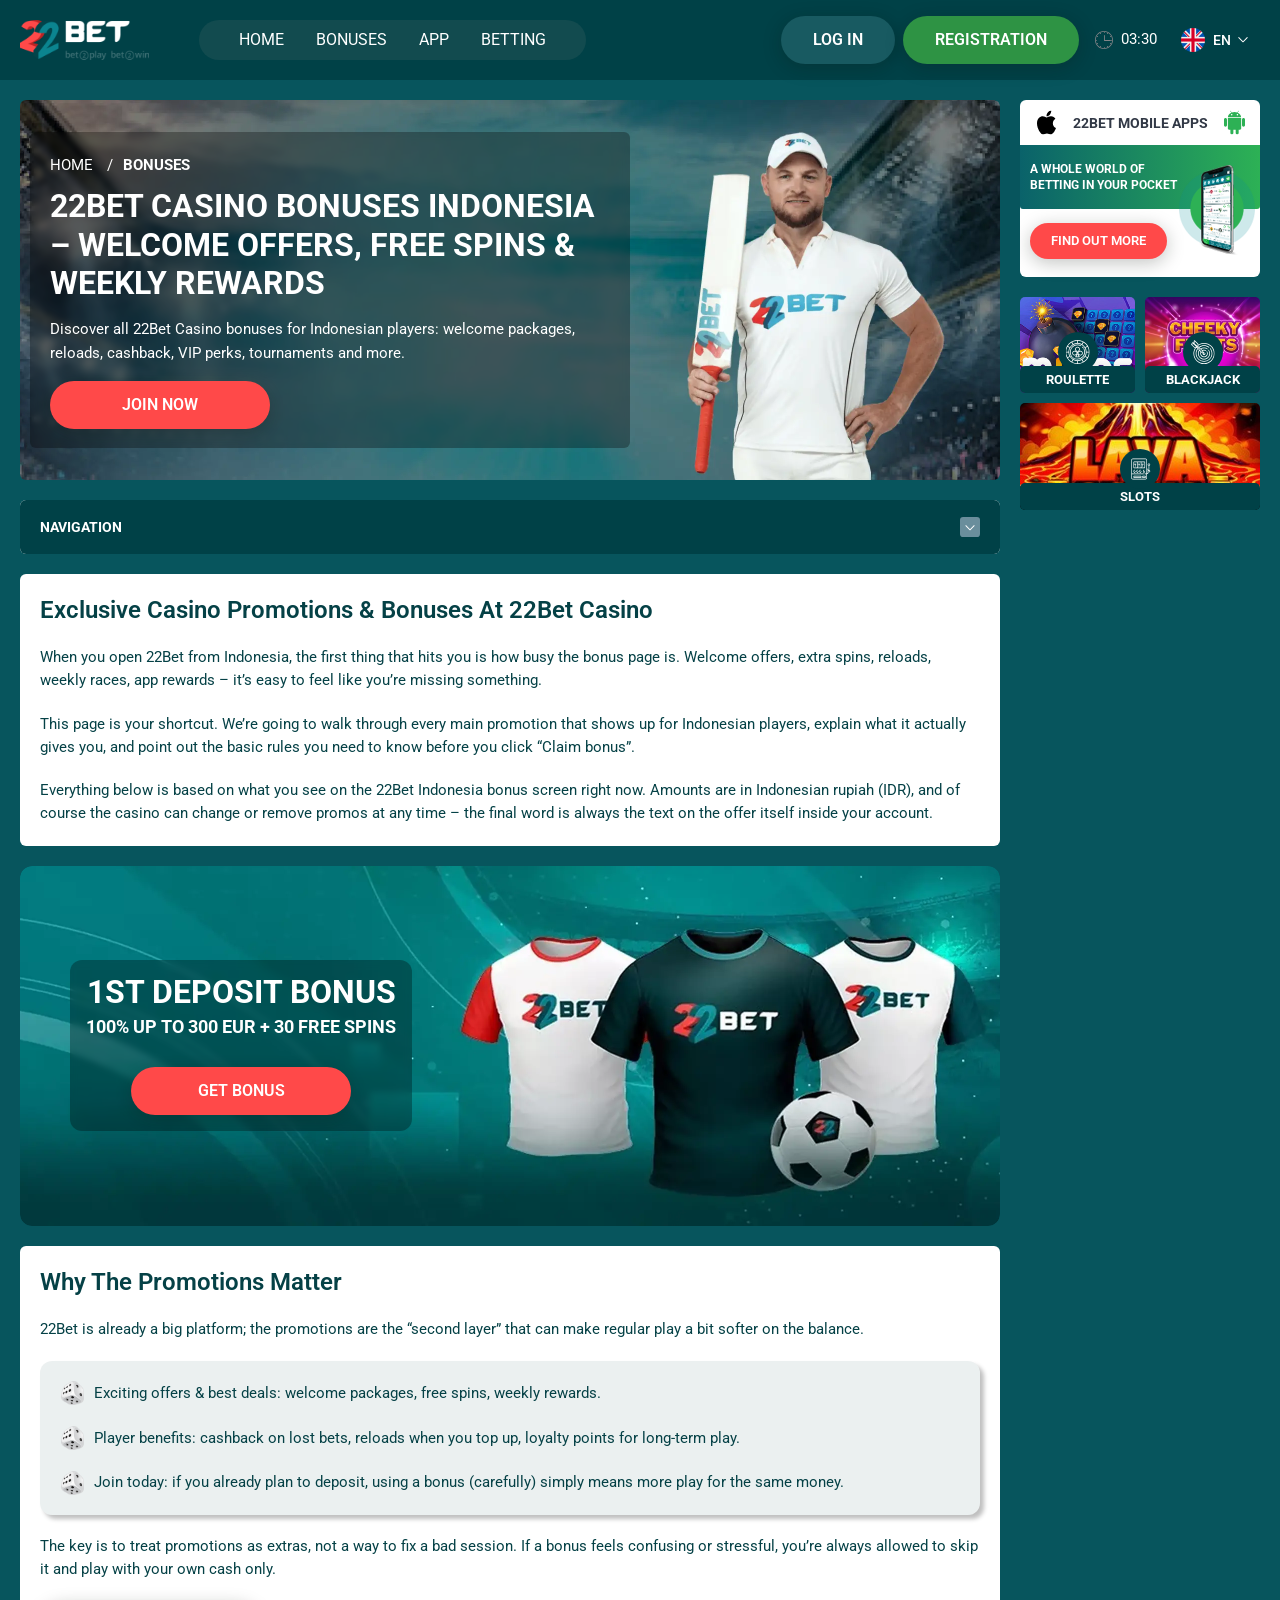
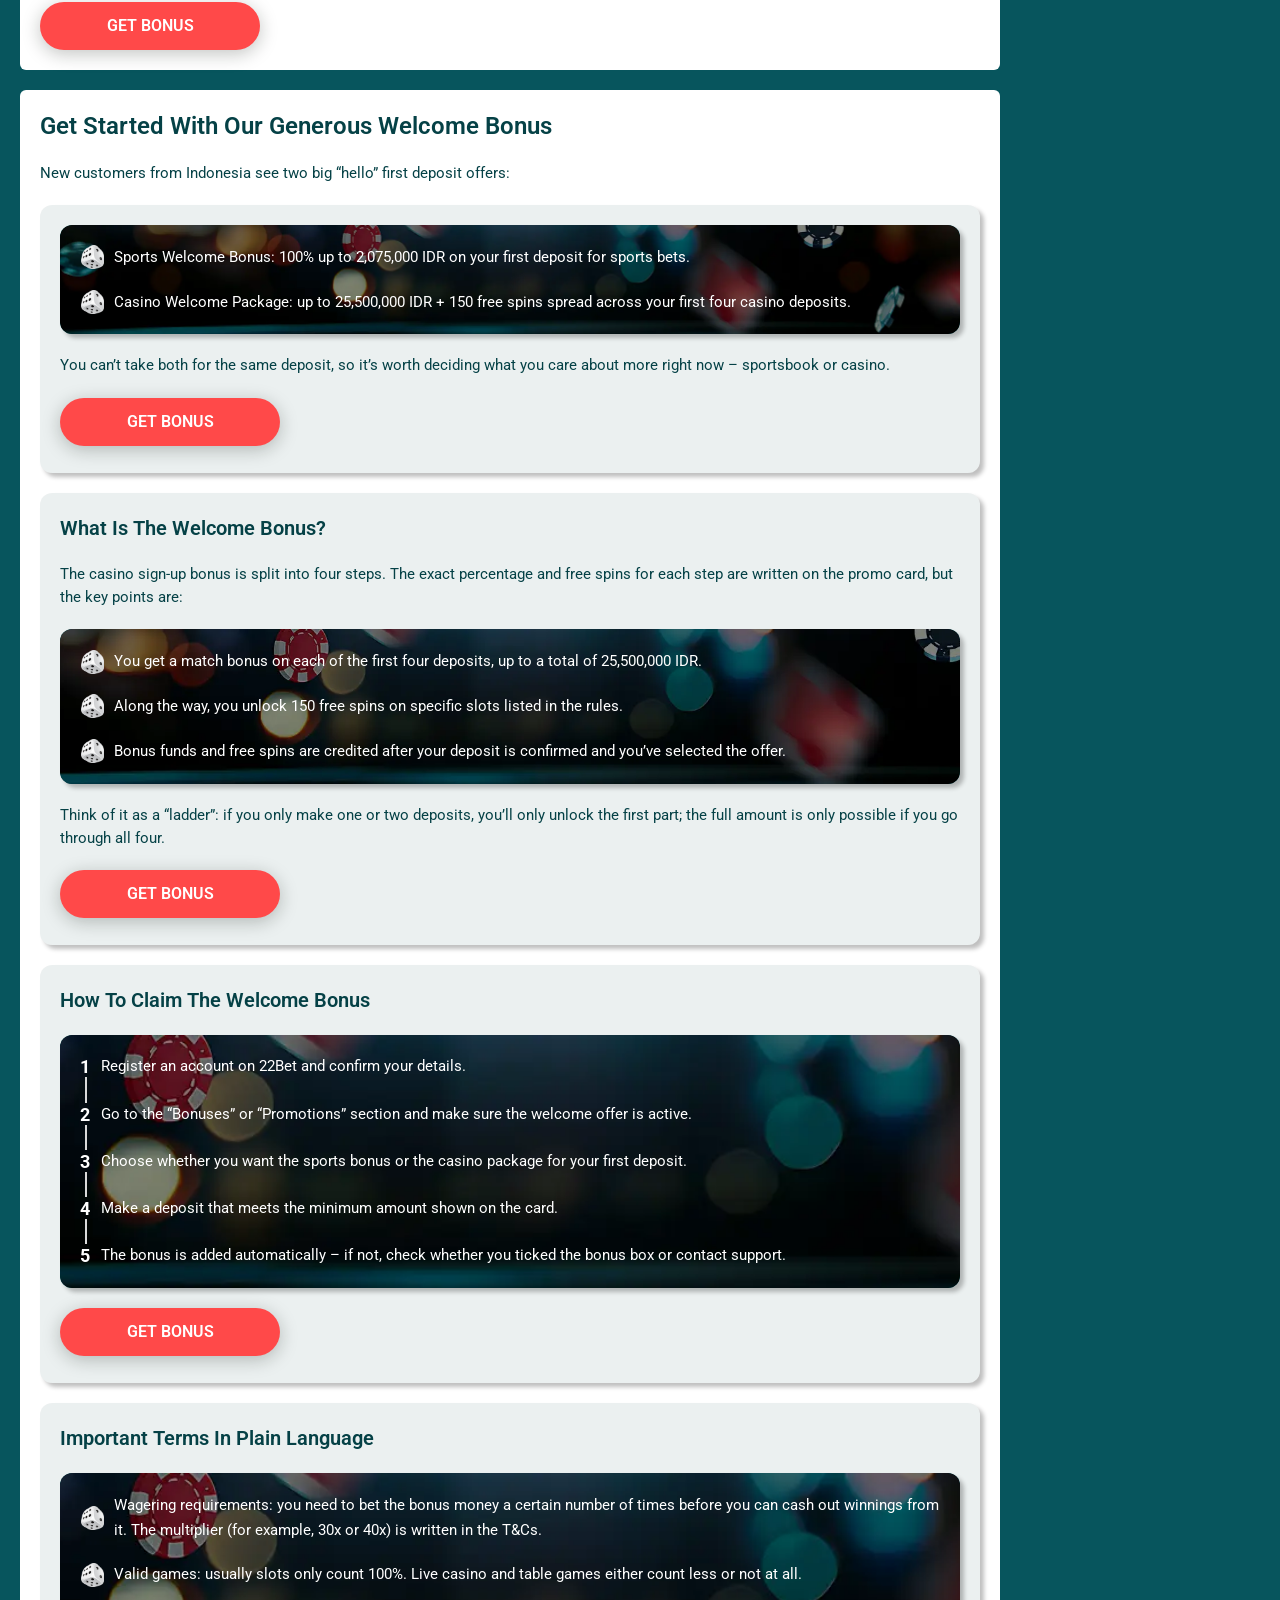
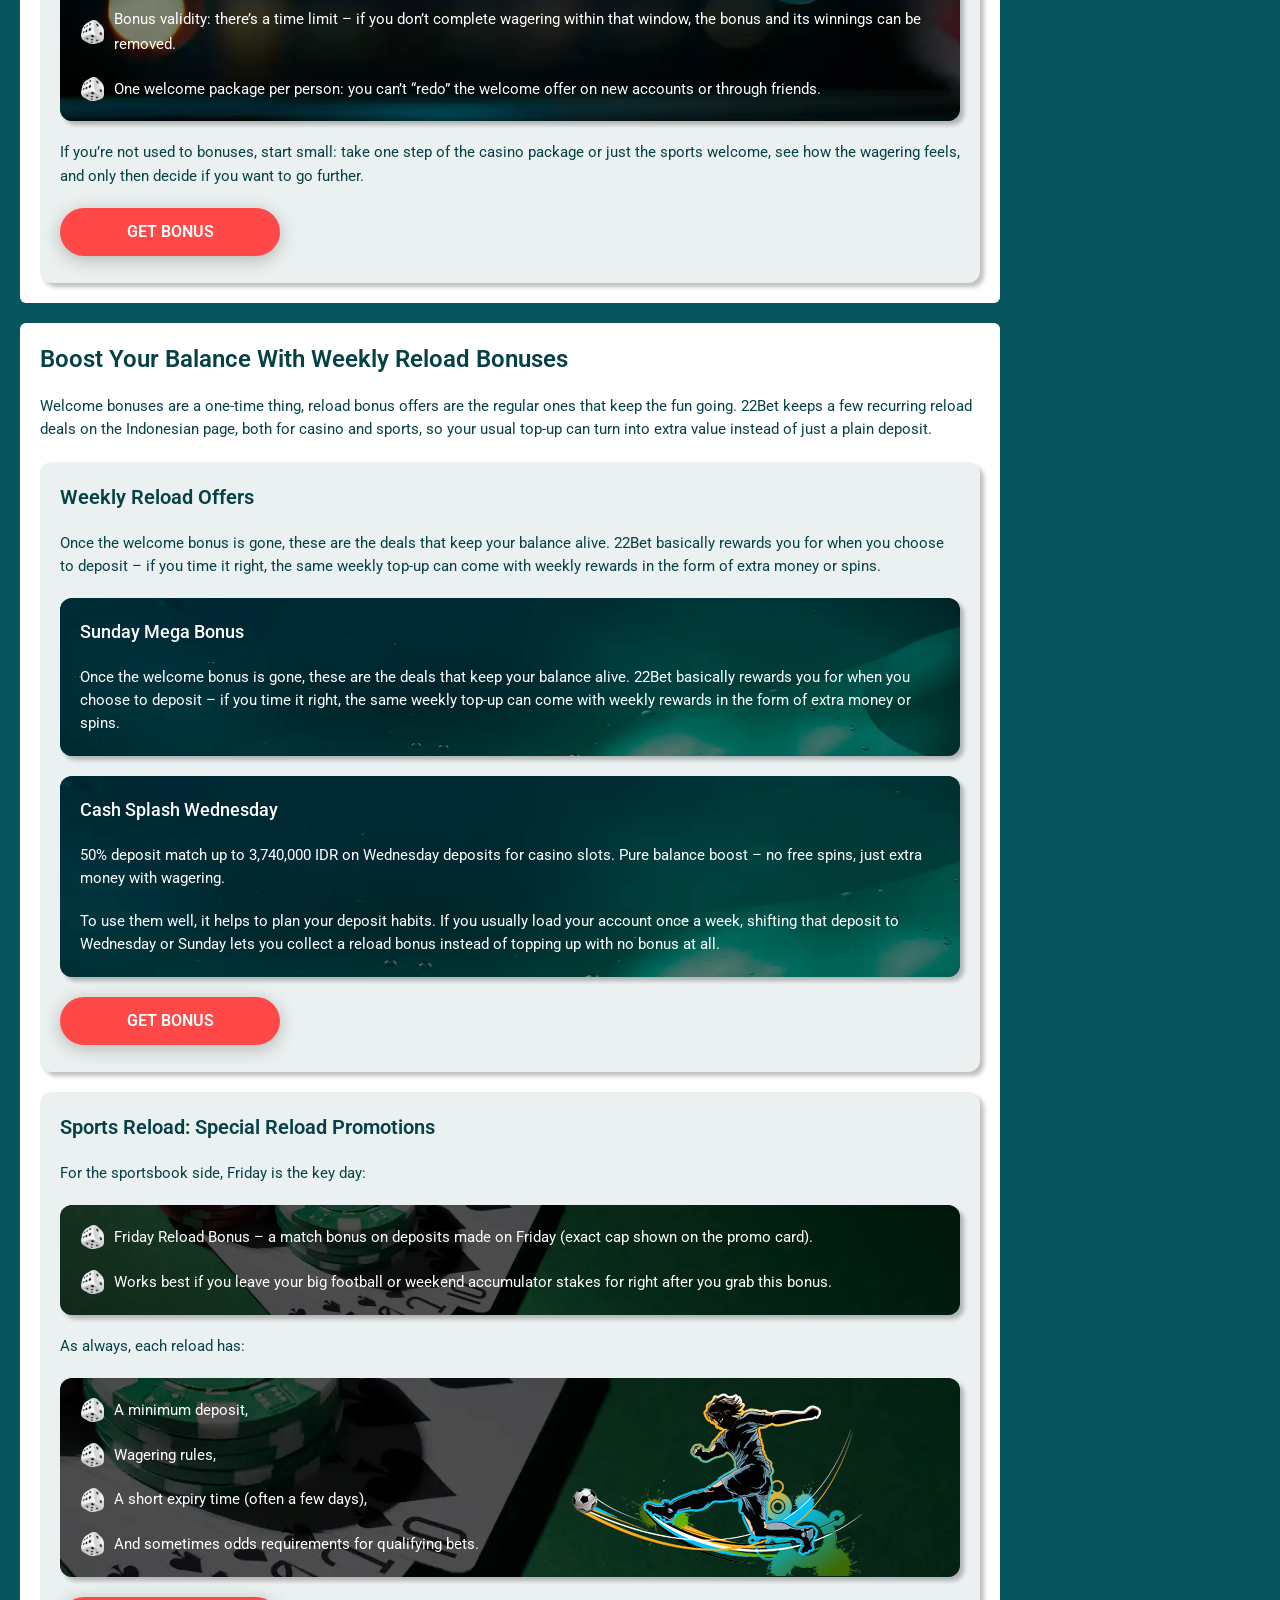
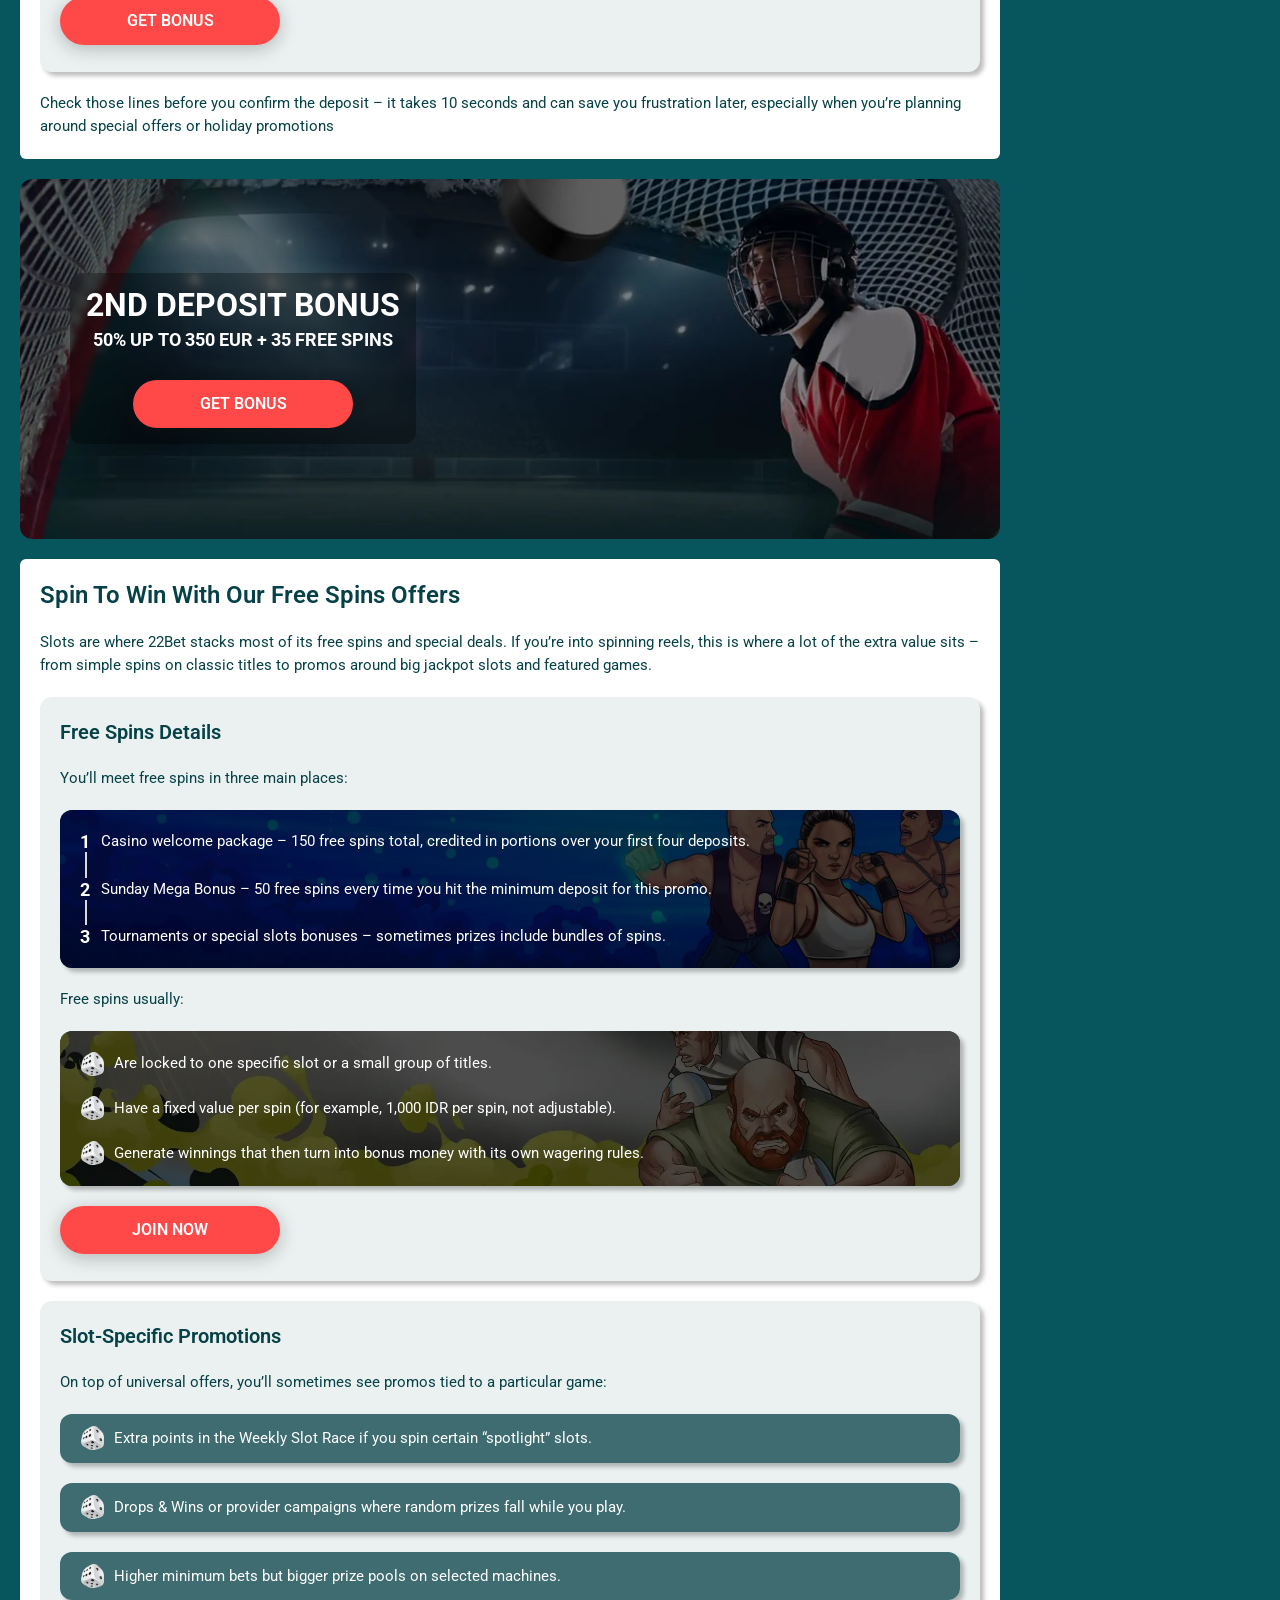
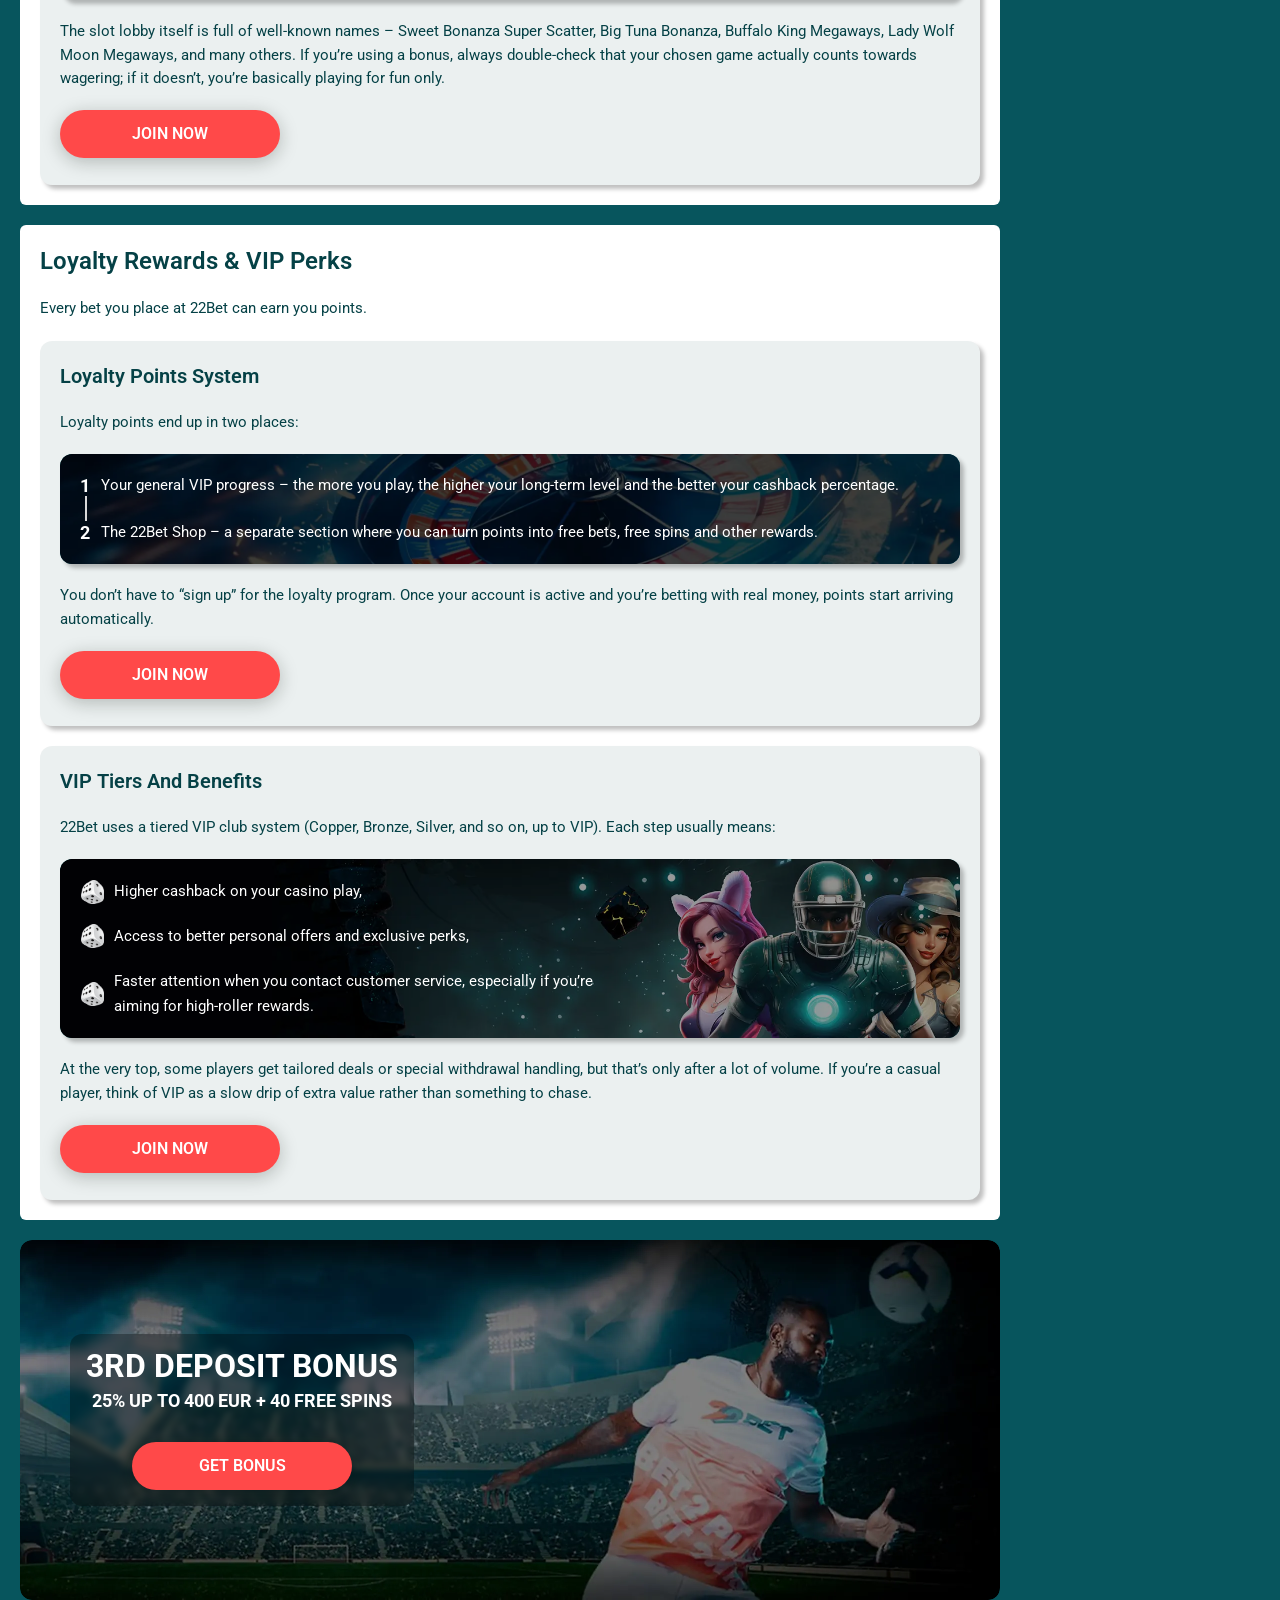
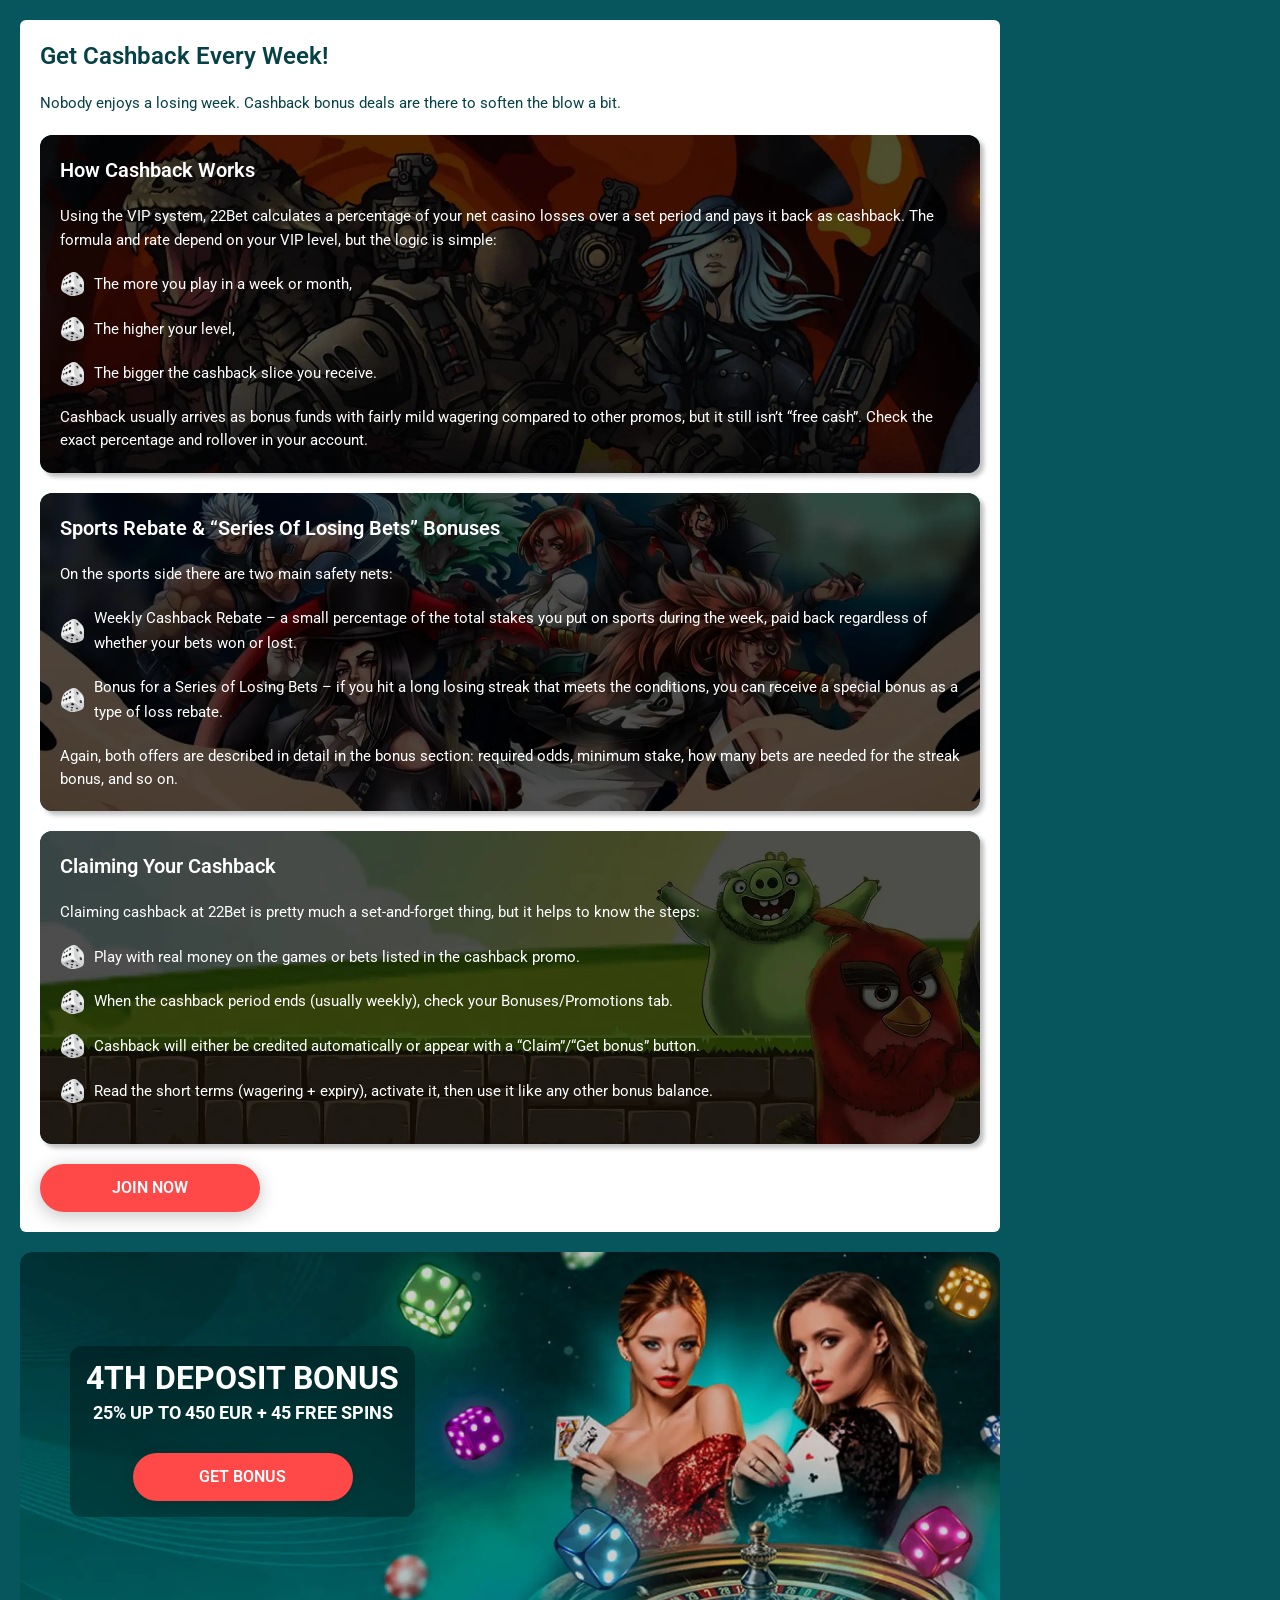
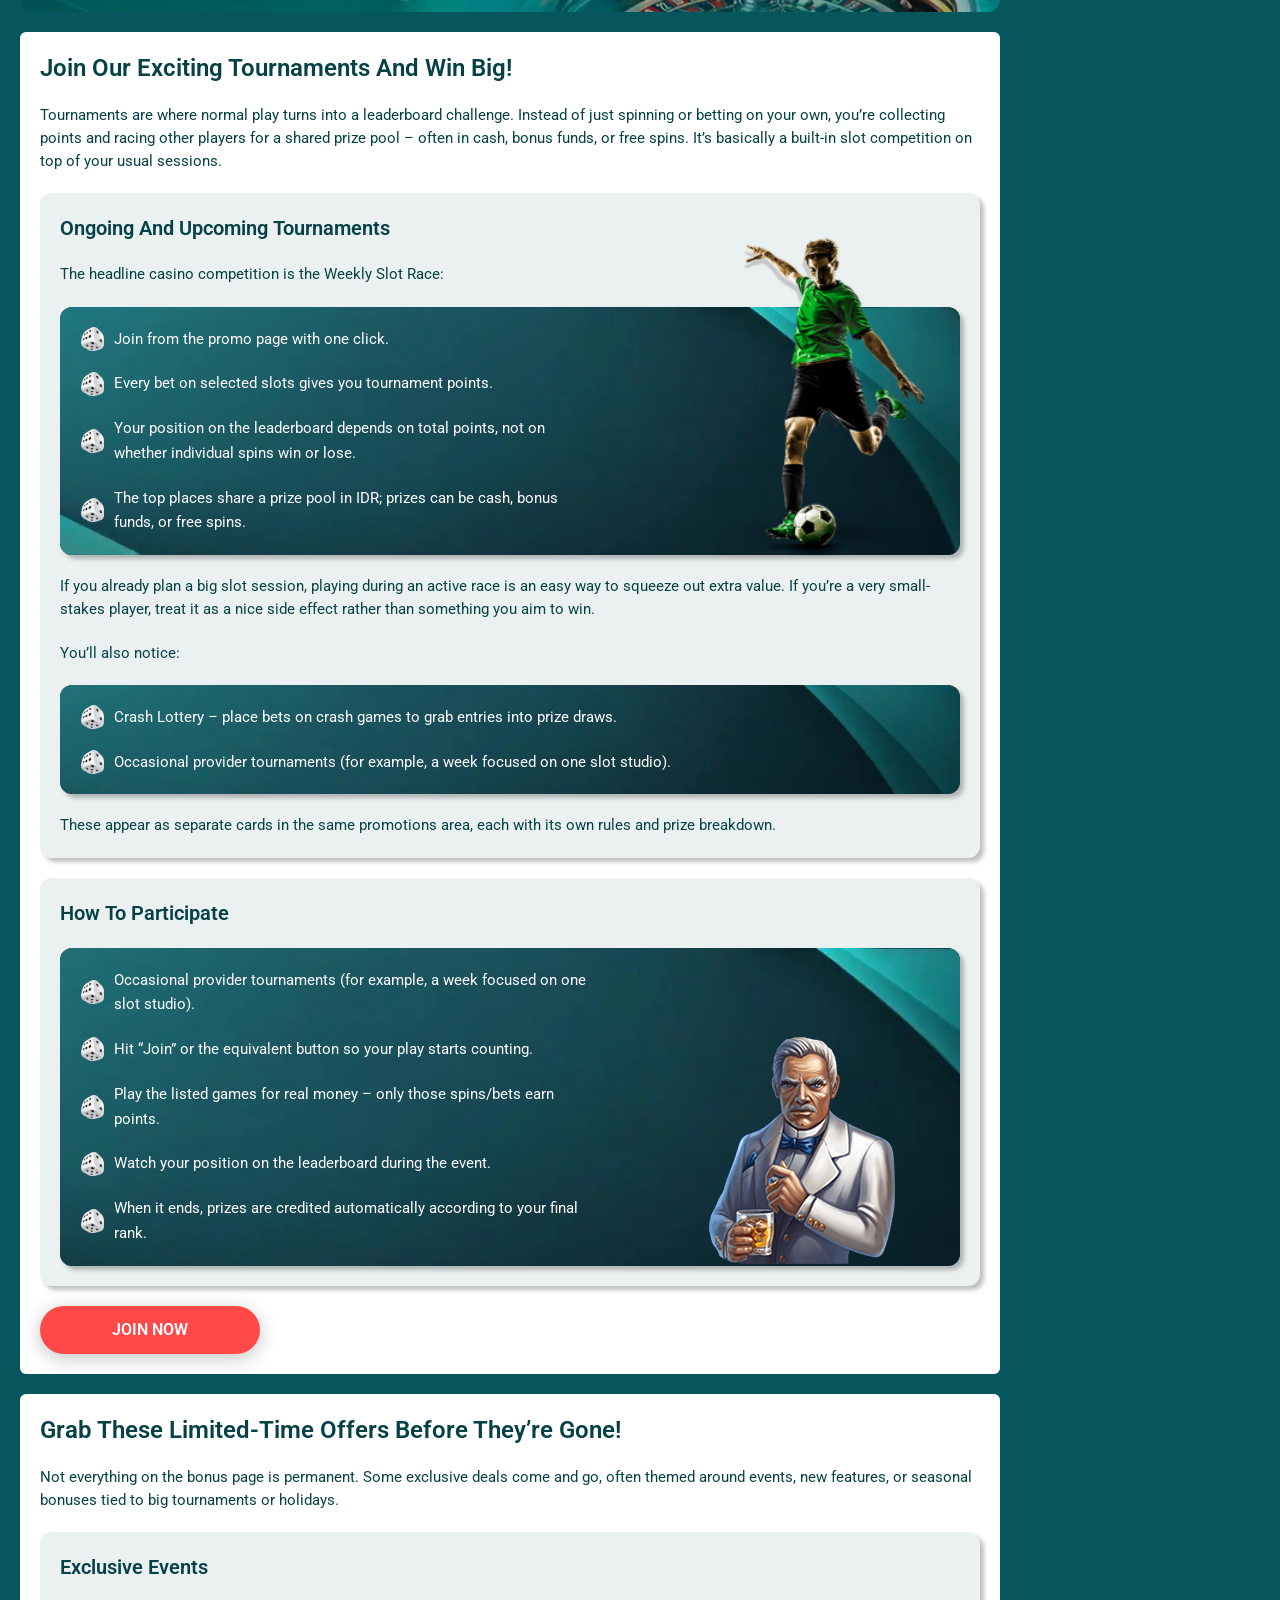
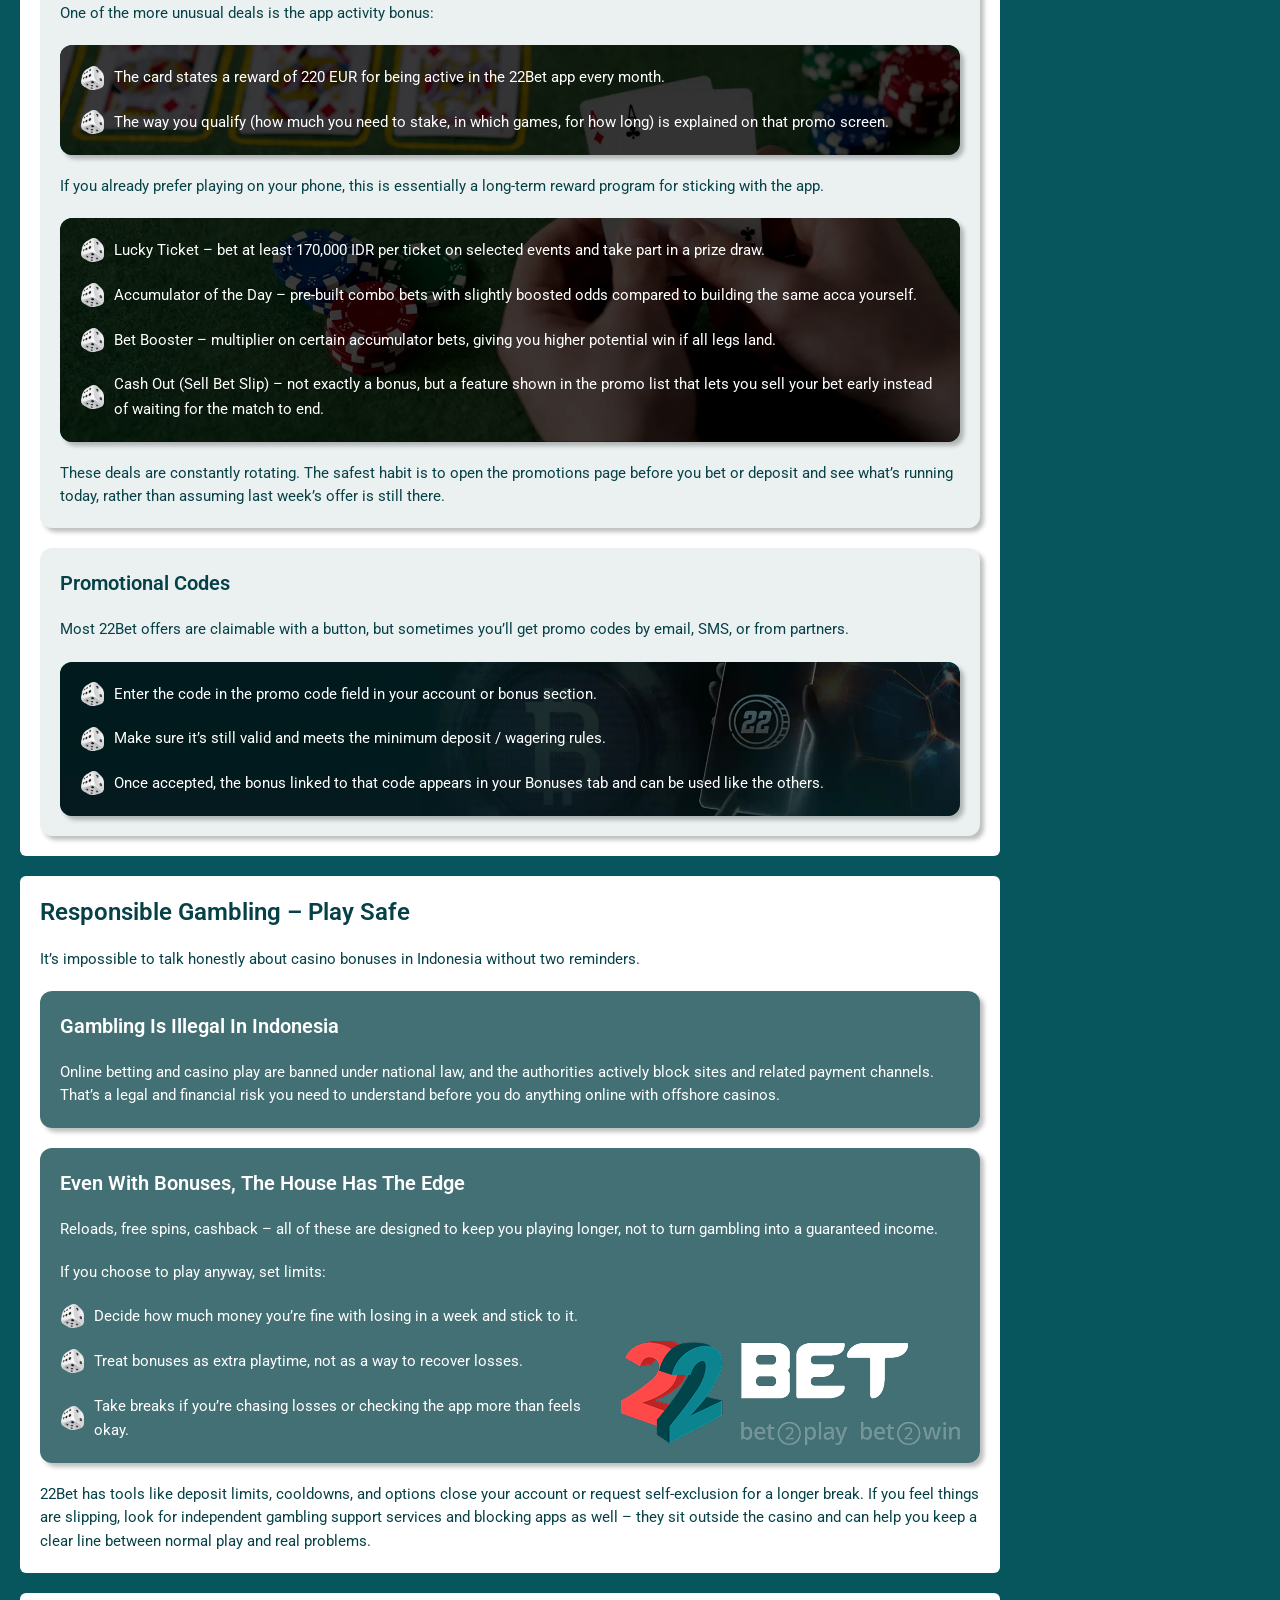
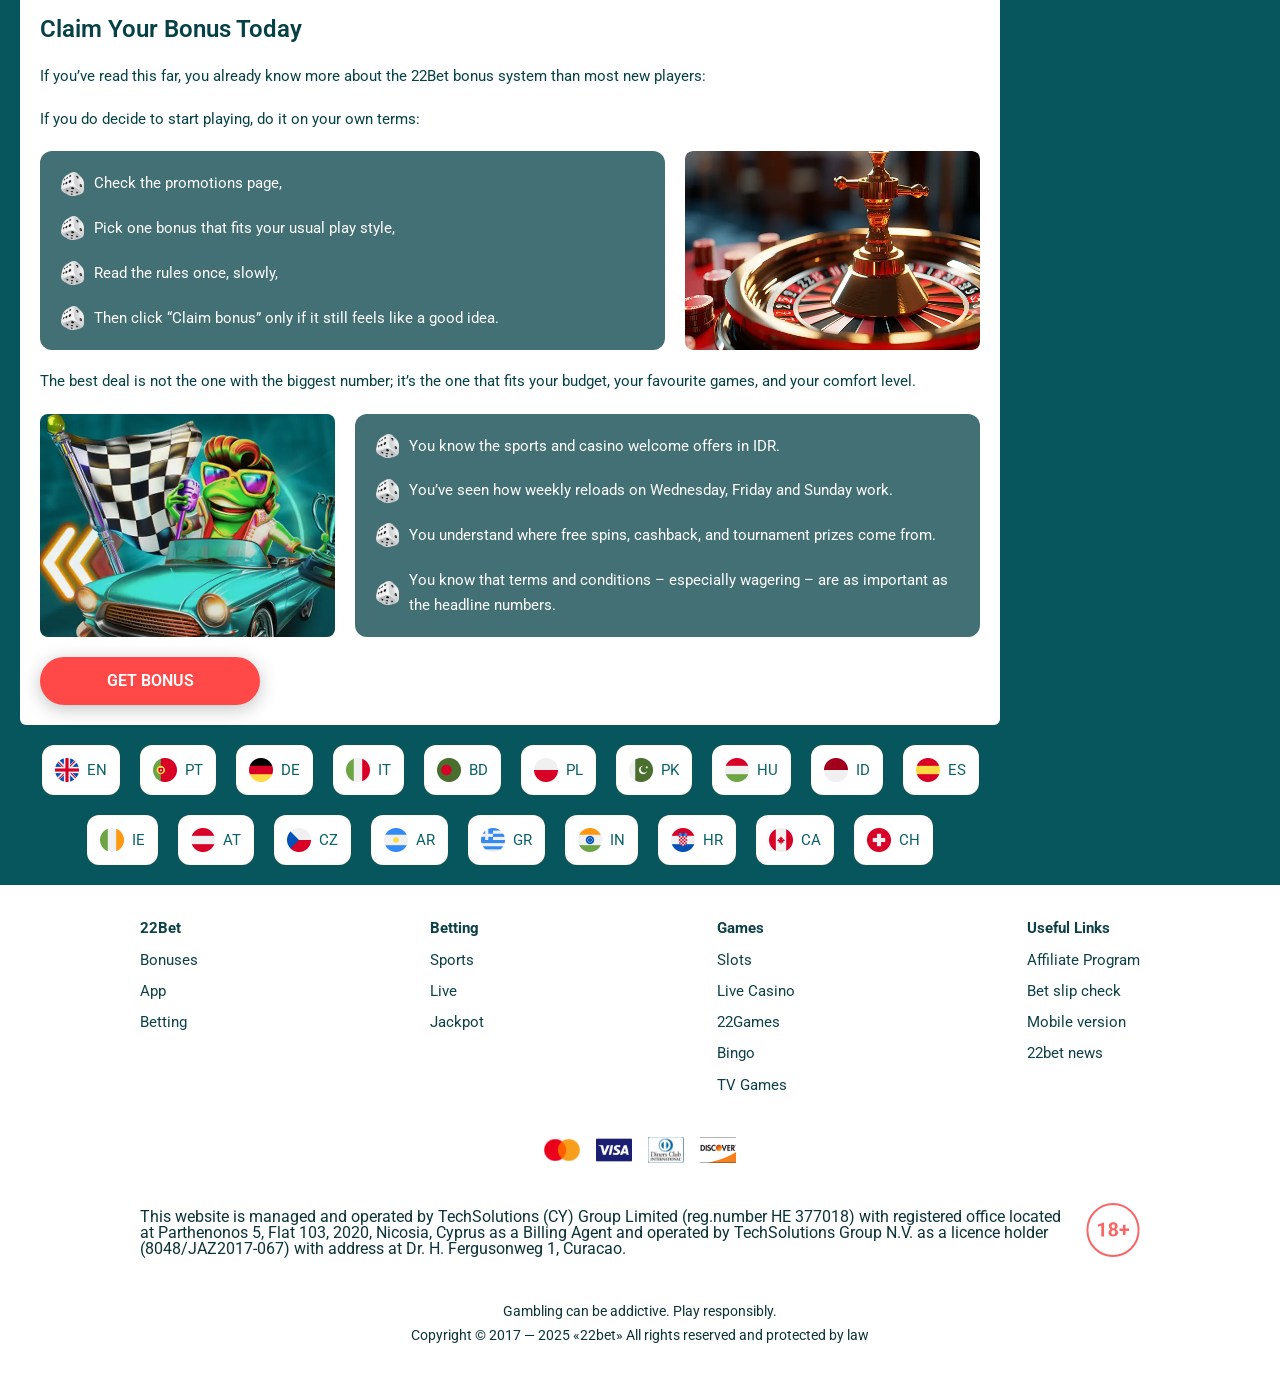
<file: bonus.html>
<!DOCTYPE html>
<html lang="en">
  <head>
    <meta charset="UTF-8" />

    <meta name="viewport" content="width=device-width, initial-scale=1.0" />
    <title>22Bet Casino Bonuses Indonesia – Welcome Offers, Free Spins & Weekly Rewards</title>
    <meta name="description" content="Discover all 22Bet Casino bonuses for Indonesian players: welcome packages, reloads, cashback, VIP perks, tournaments and more. " />
    <meta property="og:site_name" content="22Bet Casino" />
    <meta property="og:title" content="22Bet Casino Bonuses Indonesia – Welcome Offers, Free Spins & Weekly Rewards" />
    <meta property="og:type" content="website" />
    <meta property="og:url" content="http://22betcasino.id/bonus.html" />
   <meta property="og:image" content="og.png" />
    <meta property="og:image:alt" content="22Bet Casino" />
    <meta property="og:locale" content="en" />
    <meta property="og:description" content="Discover all 22Bet Casino bonuses for Indonesian players: welcome packages, reloads, cashback, VIP perks, tournaments and more. " />
 <link rel="canonical" href="http://22betcasino.id/bonus.html">
    <link rel="preconnect" href="https://fonts.googleapis.com" />
    <link rel="preconnect" href="https://fonts.gstatic.com" crossorigin />
    <link
      href="https://fonts.googleapis.com/css2?family=Poppins&family=Roboto:wght@400;500;700&display=swap"
      rel="stylesheet"
    />
    <link rel="stylesheet" href="./css/reset.css" />
    <link rel="stylesheet" href="./css/main.css" />
    <link rel="stylesheet" href="./css/media.css" />
    <link rel="icon" href="./images/Group.png" type="image/x-icon" />
    <script
      src="https://code.jquery.com/jquery-3.6.1.min.js"
      integrity="sha256-o88AwQnZB+VDvE9tvIXrMQaPlFFSUTR+nldQm1LuPXQ="
      crossorigin="anonymous"
    ></script>
  </head>
  <body>
    <header class="header">
      <section class="content header__content">
        <a href="/" class="logo header__logo"
          ><img src="./images/logo.svg" alt="logo" title
        /></a>
        <button class="header__btn-menu">
          <svg
            width="16px"
            height="16px"
            viewBox="0 0 16 16"
            xmlns="http://www.w3.org/2000/svg"
          >
            <rect y="0" width="16" height="3" rx="1.5"></rect>
            <rect y="6.5" width="16" height="3" rx="1.5"></rect>
            <rect y="13" width="16" height="3" rx="1.5"></rect>
          </svg>
        </button>

        <nav class="menu header__menu">
          <ul class="header__menu-list">
               <li>
                <a href="/">
                Home
                </a>
              </li>
                
              <li>
                <a href="./bonus.html">
                 Bonuses
                </a>
              </li>
              
              <li>
                <a href="./app.html">
                 App
                </a>
              </li>
               <li>
                <a href="./betting.html">
               Betting
                </a>
              </li>
              
                </ul>
          <div class="header__button header__button-menu">
            <a href="#" class="button button__login-menu">log in</a>
            <a href="#" class="button button__menu">registration</a>
          </div>
        </nav>

        <a href="#" class="button button__login">log in</a>
        <a href="#" class="button button__singup">registration</a>
        <div id="clock" class="header__time">00:00</div>
         <div class="header__language">
                <div class="header__flag-wrap">
                  <a class="header__country" href="#">
                    <span><img src="./images/flag.png" alt=" Flag" title /></span>
                      <span>en</span>
                  </a>
                </div>
                <div class="header__flag-menu">
                  <ul>
                    
                    <li>
                      <a href="#" class="header__flag-link">
                        <span>
                          <img src="./images/flag-id.png" alt="flag" title />
                        </span>
                        <span>id</span>
                      </a>
                    </li>
                 
                  </ul>
                </div>
              </div>  
      </section>
    </header>
    <main class="main home">
      <section class="main__wrap">
        <aside class="sidebar sidebar-left ">
            <div class="sidebar-left__champion">
                <div class="top-champion__links-desk menu__review-desk">TOP Championships</div>
            </div>
            <div class="sidebar-left__matches">
                <div class="top-matches__links-desk menu__review-desk">Top matches</div>
            </div>
                <div class="sidebar-left__quik">
                  <div class="menu__links-desk"><a href="#">
                    <img src="./images/sidebar/liveEvents-sidebar.svg" alt="" title="">Live events</a>
                  </div>
                  <ul class="menu__links">
                    <li>
                      <a href="#"
                        ><img
                          src="./images/sidebar/football.svg"
                          alt="Football"
                          title
                        />Football (44)</a
                      >
                    </li>
                    <li>
                      <a href="#"
                        ><img
                          src="./images/sidebar/tennis.svg"
                          alt="Tennis"
                          title
                        />Tennis (47)</a
                      >
                    </li>
                    <li>
                      <a href="#"
                        ><img
                          src="./images/sidebar/basketball.svg"
                          alt="Basketball"
                          title
                        />Basketball (26)</a
                      >
                    </li>
                    <li>
                      <a href="#"
                        ><img
                          src="./images/sidebar/hockey.svg"
                          alt="Ice Hockey"
                          title
                        />Ice Hockey (18)</a
                      >
                    </li>
                    
                    <li>
                      <a href="#"
                        ><img
                          src="./images/sidebar/volleyball.svg"
                          alt="Volleyball"
                          title
                        />Volleyball (15)</a
                      >
                    </li>
                     <li>
                      <a href="#"
                        ><img
                          src="./images/sidebar/table-tenis.svg"
                          alt="Table Tennis"
                          title
                        />Table Tennis (15)</a
                      >
                    </li>
                     <li>
                      <a href="#"
                        ><img
                          src="./images/sidebar/handball.svg"
                          alt="Handball"
                          title
                        />Handball (15)</a
                      >
                    </li>
                     <li>
                      <a href="#"
                        ><img
                          src="./images/sidebar/cricket.svg"
                          alt="Cricket"
                          title
                        />Cricket (15)</a
                      >
                    </li>
                     <li>
                      <a href="#"
                        ><img
                          src="./images/sidebar/esports.svg"
                          alt="Esports"
                          title
                        />Esports (15)</a
                      >
                    </li>
                    
                   
                  </ul>
                </div>
              
                <div class="sidebar-left__review">
                  <div class="menu__review-desk sidebar__desk">Navigation
</div>
                  <ul class="menu__review sidebar__list">
                    <li><a href="#Exclusive-Casino-Promotions-&-Bonuses-at-22Bet-Casino">Exclusive Casino Promotions & Bonuses at 22Bet Casino</a></li>
                    <li><a href="#Why-the-Promotions-Matter">Why the Promotions Matter</a></li>
                    <li><a href="#Get-Started-with-Our-Generous-Welcome-Bonus">Get Started with Our Generous Welcome Bonus</a></li>
                    <li><a href="#Boost-Your-Balance-with-Weekly-Reload-Bonuses">Boost Your Balance with Weekly Reload Bonuses</a></li>
                    <li><a href="#Spin-to-Win-with-Our-Free-Spins-Offers">Spin to Win with Our Free Spins Offers</a></li>
                    <li><a href="#Loyalty-Rewards-&-VIP-Perks">Loyalty Rewards & VIP Perks</a></li>
                    <li><a href="#Get-Cashback-Every-Week!">Get Cashback Every Week!</a></li>
                    
                    <li><a href="#Join-Our-Exciting-Tournaments-and-Win-Big!">Join Our Exciting Tournaments and Win Big!</a></li>
                    <li><a href="#Grab-These-Limited-Time-Offers-Before-They’re-Gone!">Grab These Limited-Time Offers Before They’re Gone!</a></li>
                    <li><a href="#Responsible-Gambling–Play-Safe">Responsible Gambling – Play Safe</a></li>
                    <li><a href="#Claim-Your-Bonus-Today">Claim Your Bonus Today</a></li>

                   
                  </ul>
                </div>
             
        </aside>
       <section class="content__wrapper ">

       
          <section class="content hero">
           
            <div class="background">
              <img src="./images/bonus/bg-bonus.webp" alt="hero" title />
              
            </div>
            <div class="hero__wrapper hero__wrapper-main">
              <div class="hero__data">
                   <ul
              class="breadcrumbs"
             
            >
              <li
                
              >
                <a href="/">
                  <span >Home</span></a
                >
               
              </li>
              <li 
               
              >
                <a> <span >Bonuses</span></a>
                
              </li>
            </ul>
                <h1 class="title general hero__title">
               22Bet Casino Bonuses Indonesia – Welcome Offers, Free Spins & Weekly Rewards
                </h1>
                <p class="hero__text">Discover all 22Bet Casino bonuses for Indonesian players: welcome packages, reloads, cashback, VIP perks, tournaments and more.</p>
                <a href="#" class="button  hero__button">Join Now</a>
               
              </div>
             
            </div>
          </section>
          <section class="content menu-review__content">
            
                <div class="menu__review-desk menu__review-content">Navigation
</div>
                <ul class="menu__review menu__review-list">
                   <li><a href="#Exclusive-Casino-Promotions-&-Bonuses-at-22Bet-Casino">Exclusive Casino Promotions & Bonuses at 22Bet Casino</a></li>
                    <li><a href="#Why-the-Promotions-Matter">Why the Promotions Matter</a></li>
                    <li><a href="#Get-Started-with-Our-Generous-Welcome-Bonus">Get Started with Our Generous Welcome Bonus</a></li>
                    <li><a href="#Boost-Your-Balance-with-Weekly-Reload-Bonuses">Boost Your Balance with Weekly Reload Bonuses</a></li>
                    <li><a href="#Spin-to-Win-with-Our-Free-Spins-Offers">Spin to Win with Our Free Spins Offers</a></li>
                    <li><a href="#Loyalty-Rewards-&-VIP-Perks">Loyalty Rewards & VIP Perks</a></li>
                    <li><a href="#Get-Cashback-Every-Week!">Get Cashback Every Week!</a></li>
                  
                    <li><a href="#Join-Our-Exciting-Tournaments-and-Win-Big!">Join Our Exciting Tournaments and Win Big!</a></li>
                    <li><a href="#Grab-These-Limited-Time-Offers-Before-They’re-Gone!">Grab These Limited-Time Offers Before They’re Gone!</a></li>
                    <li><a href="#Responsible-Gambling–Play-Safe">Responsible Gambling – Play Safe</a></li>
                    <li><a href="#Claim-Your-Bonus-Today">Claim Your Bonus Today</a></li>

                   
                </ul>
             
          
          </section>

 <section class="content article" id="Exclusive-Casino-Promotions-&-Bonuses-at-22Bet-Casino">
   <h2 class="title high article__title">Exclusive Casino Promotions & Bonuses at 22Bet Casino </h2>
   <p>When you open 22Bet from Indonesia, the first thing that hits you is how busy the bonus page is. Welcome offers, extra spins, reloads, weekly races, app rewards – it’s easy to feel like you’re missing something.</p>
   <p>This page is your shortcut. We’re going to walk through every main promotion that shows up for Indonesian players, explain what it actually gives you, and point out the basic rules you need to know before you click “Claim bonus”.</p>
   <p>Everything below is based on what you see on the 22Bet Indonesia bonus screen right now. Amounts are in Indonesian rupiah (IDR), and of course the casino can change or remove promos at any time – the final word is always the text on the offer itself inside your account.</p>
 </section>
          <section class="content banner banner__main">
            <div class="background banner__background">
              <img src="./images/main/banner-main1.webp" alt="banner" title />
            </div>
            <div class="banner__info">
              <h2 class="title high banner__title-main">
     1st Deposit Bonus
                
              </h2>
<p class="banner__subtitle">100% up to 300 EUR + 30 Free spins</p>
              <a href="#" class="button banner__button">Get Bonus</a>
              
            </div>
          </section>
                <section class="content article" id="Why-the-Promotions-Matter">
   <h2 class="title high article__title"> Why the Promotions Matter</h2>
   <p>22Bet is already a big platform; the promotions are the “second layer” that can make regular play a bit softer on the balance.</p>
<div class="article__download">
  <ul><li>Exciting offers & best deals: welcome packages, free spins, weekly rewards.</li>
  <li>Player benefits: cashback on lost bets, reloads when you top up, loyalty points for long-term play.</li>
  <li>Join today: if you already plan to deposit, using a bonus (carefully) simply means more play for the same money.</li></ul>
</div>

   <p>The key is to treat promotions as extras, not a way to fix a bad session. If a bonus feels confusing or stressful, you’re always allowed to skip it and play with your own cash only.</p>
 <a href="#" class="button">Get Bonus</a>
  </section>
  <section class="content article" id="Get-Started-with-Our-Generous-Welcome-Bonus">
   <h2 class="title high article__title">Get Started with Our Generous Welcome Bonus </h2>
   <p>New customers from Indonesia see two big “hello” first deposit offers:</p>
  <div class="article__download">
            
            <div class="image ">
             <div class="background ">
                <img src="./images/bonus/bonus-img1.webp" alt="banner" title />
                </div>

              <ul class="">
              
                <li>Sports Welcome Bonus: 100% up to 2,075,000 IDR on your first deposit for sports bets.</li>
                <li>Casino Welcome Package: up to 25,500,000 IDR + 150 free spins spread across your first four casino deposits.</li>
              </ul>
            </div>
         <p>You can’t take both for the same deposit, so it’s worth deciding what you care about more right now – sportsbook or casino.</p>
          <a href="#" class="button">Get Bonus</a>
        </div>
          <div class="article__download">
            <h3>What is the Welcome Bonus?</h3>
            <p>The casino sign-up bonus is split into four steps. The exact percentage and free spins for each step are written on the promo card, but the key points are:</p>
            <div class="image ">
             <div class="background ">
                <img src="./images/bonus/bonus-img1.webp" alt="banner" title />
                </div>

              <ul class="">
              
                <li>You get a match bonus on each of the first four deposits, up to a total of 25,500,000 IDR.</li>
                <li>Along the way, you unlock 150 free spins on specific slots listed in the rules.</li>
                <li>Bonus funds and free spins are credited after your deposit is confirmed and you’ve selected the offer.</li>
              </ul>
            </div>
         <p>Think of it as a “ladder”: if you only make one or two deposits, you’ll only unlock the first part; the full amount is only possible if you go through all four.</p>
          <a href="#" class="button">Get Bonus</a>
        </div>
         <div class="article__download">
            <h3>How to Claim the Welcome Bonus</h3>
            <div class="image ">
             <div class="background ">
                <img src="./images/bonus/bonus-img1.webp" alt="banner" title />
                </div>

              <ol class="">
              <li>Register an account on 22Bet and confirm your details.</li>
              <li>Go to the “Bonuses” or “Promotions” section and make sure the welcome offer is active.</li>
              <li>Choose whether you want the sports bonus or the casino package for your first deposit.</li>
              <li>Make a deposit that meets the minimum amount shown on the card.</li>
              <li>The bonus is added automatically – if not, check whether you ticked the bonus box or contact support.</li>
              </ol>
            </div>
         
          <a href="#" class="button">Get Bonus</a>
        </div>
         <div class="article__download">
            <h3>Important Terms in Plain Language</h3>
            <div class="image ">
             <div class="background ">
                <img src="./images/bonus/bonus-img1.webp" alt="banner" title />
                </div>

              <ul class="">
              <li>Wagering requirements: you need to bet the bonus money a certain number of times before you can cash out winnings from it. The multiplier (for example, 30x or 40x) is written in the T&Cs.</li>
                <li>Valid games: usually slots only count 100%. Live casino and table games either count less or not at all.</li>
                <li>Bonus validity: there’s a time limit – if you don’t complete wagering within that window, the bonus and its winnings can be removed.</li>
                <li>One welcome package per person: you can’t “redo” the welcome offer on new accounts or through friends.</li>
              </ul>
            </div>
         <p>If you’re not used to bonuses, start small: take one step of the casino package or just the sports welcome, see how the wagering feels, and only then decide if you want to go further.</p>
          <a href="#" class="button">Get Bonus</a>
        </div>
       


 </section>
 
           <section class="content article" id="Boost-Your-Balance-with-Weekly-Reload-Bonuses">
   <h2 class="title high article__title">Boost Your Balance with Weekly Reload Bonuses </h2>
   <p>Welcome bonuses are a one-time thing, reload bonus offers are the regular ones that keep the fun going. 22Bet keeps a few recurring reload deals on the Indonesian page, both for casino and sports, so your usual top-up can turn into extra value instead of just a plain deposit.</p>
  <div class="article__download">
            <h3>Weekly Reload Offers</h3>
            <p>Once the welcome bonus is gone, these are the deals that keep your balance alive. 22Bet basically rewards you for when you choose to deposit – if you time it right, the same weekly top-up can come with weekly rewards in the form of extra money or spins.</p>
           
            <div class="image ">
             <div class="background ">
                <img src="./images/bonus/bonus-img2.webp" alt="banner" title />
                </div>

             <h4>Sunday Mega Bonus</h4>
                <p>Once the welcome bonus is gone, these are the deals that keep your balance alive. 22Bet basically rewards you for when you choose to deposit – if you time it right, the same weekly top-up can come with weekly rewards in the form of extra money or spins.</p>
            </div>
             <div class="image ">
             <div class="background ">
                <img src="./images/bonus/bonus-img2.webp" alt="banner" title />
                </div>

             <h4>Cash Splash Wednesday</h4>
                <p>50% deposit match up to 3,740,000 IDR on Wednesday deposits for casino slots. Pure balance boost – no free spins, just extra money with wagering.</p>
            <p>To use them well, it helps to plan your deposit habits. If you usually load your account once a week, shifting that deposit to Wednesday or Sunday lets you collect a reload bonus instead of topping up with no bonus at all.</p>
              </div>
         
          <a href="#" class="button">Get Bonus</a>
        </div>
        <div class="article__download">
            <h3>Sports Reload: Special Reload Promotions</h3>
            <p>For the sportsbook side, Friday is the key day:</p>
           
            <div class="image ">
             <div class="background backgroundSport">
                <img src="./images/bonus/bonus-img3.webp" alt="banner" title />
                </div>

              <ul class="">
              
                <li>Friday Reload Bonus – a match bonus on deposits made on Friday (exact cap shown on the promo card).</li>
                <li>Works best if you leave your big football or weekend accumulator stakes for right after you grab this bonus.</li>
              </ul>
            </div>
            <p>As always, each reload has:</p>
             <div class="image ">
             <div class="background backgroundSport">
                <img src="./images/bonus/bonus-img3.webp" alt="banner" title />
                <div class="background-decor background-decorSport">
                <img src="./images/bonus/decor-bonus4.png" alt="banner" title />
                </div>
                </div>

              <ul class="list">
              
                <li>A minimum deposit,</li>
                <li>Wagering rules,</li>
                <li>A short expiry time (often a few days),</li>
                <li>And sometimes odds requirements for qualifying bets.</li>
              </ul>
            </div>
        
          <a href="#" class="button">Get Bonus</a>
        </div>
 <p>Check those lines before you confirm the deposit – it takes 10 seconds and can save you frustration later, especially when you’re planning around special offers or holiday promotions</p>
 </section>
    <section class="content banner banner__main">
            <div class="background banner__background banner__background-2nd">
              <img src="./images/main/banner-main2.webp" alt="banner" title />
            </div>
            <div class="banner__info">
              <h2 class="title high banner__title-main">
   2nd Deposit Bonus
              </h2>
<p class="banner__subtitle">50% up to 350 EUR + 35 Free spins</p>
              <a href="#" class="button banner__button">Get Bonus</a>
              
            </div>
          </section>
           <section class="content article" id="Spin-to-Win-with-Our-Free-Spins-Offers">
   <h2 class="title high article__title"> Spin to Win with Our Free Spins Offers</h2>
   <p>Slots are where 22Bet stacks most of its free spins and special deals. If you’re into spinning reels, this is where a lot of the extra value sits – from simple spins on classic titles to promos around big jackpot slots and featured games.</p>
  <div class="article__download">
            <h3>Free Spins Details</h3>
            <p>You’ll meet free spins in three main places:</p>
            
            <div class="image ">
             <div class="background background-image">
                <img src="./images/bonus/bonus-img5.webp" alt="banner" title />
                </div>

              <ol class="">
              
                <li>
Casino welcome package – 150 free spins total, credited in portions over your first four deposits.</li>
                <li>Sunday Mega Bonus – 50 free spins every time you hit the minimum deposit for this promo.</li>
                <li>Tournaments or special slots bonuses – sometimes prizes include bundles of spins.</li>
              </ol>
            </div>
            <p>Free spins usually:</p>
             <div class="image ">
             <div class="background background-image">
                <img src="./images/bonus/bonus-img6.webp" alt="banner" title />
                </div>

              <ul class="">
              
                <li>Are locked to one specific slot or a small group of titles.</li>
                <li>Have a fixed value per spin (for example, 1,000 IDR per spin, not adjustable).</li>
                <li>Generate winnings that then turn into bonus money with its own wagering rules.</li>
              </ul>
            </div>
         
          <a href="#" class="button">Join Now</a>
        </div>
        <div class="article__download">
            <h3>Slot-Specific Promotions</h3>
            <p>On top of universal offers, you’ll sometimes see promos tied to a particular game:</p>
            <ul class="list__support list__slot">
              <li>Extra points in the Weekly Slot Race if you spin certain “spotlight” slots.</li>
              <li>Drops & Wins or provider campaigns where random prizes fall while you play.</li>
              <li>Higher minimum bets but bigger prize pools on selected machines.</li>
            </ul>
            <p>The slot lobby itself is full of well-known names – Sweet Bonanza Super Scatter, Big Tuna Bonanza, Buffalo King Megaways, Lady Wolf Moon Megaways, and many others. If you’re using a bonus, always double-check that your chosen game actually counts towards wagering; if it doesn’t, you’re basically playing for fun only.</p>
             <a href="#" class="button">Join Now</a>
        </div>
 </section>
   <section class="content article" id="Loyalty-Rewards-&-VIP-Perks">
   <h2 class="title high article__title"> Loyalty Rewards & VIP Perks</h2>
   <p>Every bet you place at 22Bet can earn you points. </p>
  <div class="article__download">
            <h3>Loyalty Points System</h3>
            <p>Loyalty points end up in two places:</p>
          
            <div class="image ">
             <div class="background background-image">
                <img src="./images/bonus/bonus-img7.webp" alt="banner" title />
                </div>

              <ol class="">
              
                <li>Your general VIP progress – the more you play, the higher your long-term level and the better your cashback percentage.</li>
                <li>The 22Bet Shop – a separate section where you can turn points into free bets, free spins and other rewards.</li>
              </ol>
            </div>
         <p>You don’t have to “sign up” for the loyalty program. Once your account is active and you’re betting with real money, points start arriving automatically.</p>
          <a href="#" class="button">Join Now</a>
        </div>
         <div class="article__download">
            <h3>VIP Tiers and Benefits</h3>
            <p>22Bet uses a tiered VIP club system (Copper, Bronze, Silver, and so on, up to VIP). Each step usually means:</p>
          
            <div class="image ">
             <div class="background background-image backgroundLoyalty">
                <img src="./images/bonus/bonus-img8.webp" alt="banner" title />
                </div>

              <ul class="list">
              <li>Higher cashback on your casino play,</li>
                <li>Access to better personal offers and exclusive perks,</li>
                <li>Faster attention when you contact customer service, especially if you’re aiming for high-roller rewards.</li>
              </ul>
            </div>
         <p>At the very top, some players get tailored deals or special withdrawal handling, but that’s only after a lot of volume. If you’re a casual player, think of VIP as a slow drip of extra value rather than something to chase.</p>
          <a href="#" class="button">Join Now</a>
        </div>
 </section>
  <section class="content banner banner__main">
            <div class="background banner__background banner__background-2nd">
              <img src="./images/main/banner-main4.webp" alt="banner" title />
            </div>
            <div class="banner__info">
              <h2 class="title high banner__title-main">
   3rd Deposit Bonus
              </h2>
<p class="banner__subtitle">25% up to 400 EUR + 40 Free spins</p>
              <a href="#" class="button banner__button">Get Bonus</a>
              
            </div>
          </section>
             <section class="content article" id="Get-Cashback-Every-Week!">
   <h2 class="title high article__title">Get Cashback Every Week! </h2>
   <p>Nobody enjoys a losing week. Cashback bonus deals are there to soften the blow a bit.</p>
  
            <div class="image ">
             <div class="background ">
                <img src="./images/bonus/bonus-img9.webp" alt="banner" title />
                </div>
<h3>How Cashback Works</h3>
<p>Using the VIP system, 22Bet calculates a percentage of your net casino losses over a set period and pays it back as cashback. The formula and rate depend on your VIP level, but the logic is simple:</p>
              <ul class="">
              
                <li>The more you play in a week or month,</li>
                <li>The higher your level,</li>
                <li>The bigger the cashback slice you receive.</li>
              </ul>
              <p>Cashback usually arrives as bonus funds with fairly mild wagering compared to other promos, but it still isn’t “free cash”. Check the exact percentage and rollover in your account.</p>
            </div>
             <div class="image ">
             <div class="background ">
                <img src="./images/bonus/bonus-img10.webp" alt="banner" title />
                </div>
<h3>Sports Rebate & “Series of Losing Bets” Bonuses</h3>
<p>On the sports side there are two main safety nets:</p>
              <ul class="">
              
                <li>Weekly Cashback Rebate – a small percentage of the total stakes you put on sports during the week, paid back regardless of whether your bets won or lost.</li>
                <li>Bonus for a Series of Losing Bets – if you hit a long losing streak that meets the conditions, you can receive a special bonus as a type of loss rebate.</li>
              </ul>
              <p>Again, both offers are described in detail in the bonus section: required odds, minimum stake, how many bets are needed for the streak bonus, and so on.</p>
            </div>
             <div class="image ">
             <div class="background backgroundLoyalty">
                <img src="./images/bonus/bonus-img11.webp" alt="banner" title />
                </div>
<h3>Claiming Your Cashback</h3>
<p>Claiming cashback at 22Bet is pretty much a set-and-forget thing, but it helps to know the steps:</p>
              <ul class="">
              
                <li>Play with real money on the games or bets listed in the cashback promo.</li>
                <li>When the cashback period ends (usually weekly), check your Bonuses/Promotions tab.</li>
                <li>Cashback will either be credited automatically or appear with a “Claim”/“Get bonus” button.</li>
                <li>Read the short terms (wagering + expiry), activate it, then use it like any other bonus balance.</li>
              </ul>
              <p></p>
            </div>
          <a href="#" class="button banner__button">Join Now</a>

 </section>
 <section class="content banner banner__main">
            <div class="background banner__background banner__background-2nd">
              <img src="./images/main/banner-main5.webp" alt="banner" title />
            </div>
            <div class="banner__info">
              <h2 class="title high banner__title-main">
  4th Deposit Bonus
              </h2>
<p class="banner__subtitle">25% up to 450 EUR + 45 Free spins</p>
              <a href="#" class="button banner__button">Get Bonus</a>
              
            </div>
          </section>
              <section class="content article" id="Join-Our-Exciting-Tournaments-and-Win-Big!">
   <h2 class="title high article__title">Join Our Exciting Tournaments and Win Big! </h2>
   <p>Tournaments are where normal play turns into a leaderboard challenge. Instead of just spinning or betting on your own, you’re collecting points and racing other players for a shared prize pool – often in cash, bonus funds, or free spins. It’s basically a built-in slot competition on top of your usual sessions.</p>
  <div class="article__download ">
   

  
            <h3>Ongoing and Upcoming Tournaments</h3>
            <p>The headline casino competition is the Weekly Slot Race:</p>
          <div class="images__box">
            <div class="image ">
             <div class="background ">
                <img src="./images/bonus/bonus-img12.webp" alt="banner" title />
                </div>

              <ul class="list">
              
                <li>Join from the promo page with one click.</li>
                <li>Every bet on selected slots gives you tournament points.</li>
                <li>Your position on the leaderboard depends on total points, not on whether individual spins win or lose.</li>
                <li>The top places share a prize pool in IDR; prizes can be cash, bonus funds, or free spins.</li>
              </ul>
            </div>
               <div class="background-decor background-decor3">
                <img src="./images/bonus/decor-bonus1.png" alt="banner" title />
                
            </div>
    </div>
            <p>If you already plan a big slot session, playing during an active race is an easy way to squeeze out extra value. If you’re a very small-stakes player, treat it as a nice side effect rather than something you aim to win.</p>
            <p>You’ll also notice:</p>
            <div class="image ">
             <div class="background ">
                <img src="./images/bonus/bonus-img12.webp" alt="banner" title />
                </div>

              <ul class="">
              
                <li>Crash Lottery – place bets on crash games to grab entries into prize draws.</li>
                <li>Occasional provider tournaments (for example, a week focused on one slot studio).</li>
              </ul>
            </div>
         <p>These appear as separate cards in the same promotions area, each with its own rules and prize breakdown.</p>
         
        </div>
          <div class="article__download">
    <div class="images__box">

  
            <h3>How to Participate</h3>
          
            <div class="image ">
             <div class="background ">
                <img src="./images/bonus/bonus-img12.webp" alt="banner" title />
                </div>

              <ul class="list">
              <li>Occasional provider tournaments (for example, a week focused on one slot studio).</li>
              <li>Hit “Join” or the equivalent button so your play starts counting.</li>
              <li>Play the listed games for real money – only those spins/bets earn points.</li>
              <li>Watch your position on the leaderboard during the event.</li>
              <li>When it ends, prizes are credited automatically according to your final rank.</li>
              </ul>
            </div>
               <div class="background-decor background-decor4">
                <img src="./images/bonus/decor-bonus2.png" alt="banner" title />
                
            </div>
    </div>
          </div>
 <a href="#" class="button">Join Now</a>
 </section>
 
           <section class="content article" id="Grab-These-Limited-Time-Offers-Before-They’re-Gone!">
   <h2 class="title high article__title">Grab These Limited-Time Offers Before They’re Gone! </h2>
   <p>Not everything on the bonus page is permanent. Some exclusive deals come and go, often themed around events, new features, or seasonal bonuses tied to big tournaments or holidays.</p>
  <div class="article__download">
            <h3>Exclusive Events</h3>
            <p>One of the more unusual deals is the app activity bonus:</p>
         
            <div class="image ">
             <div class="background background-image">
                <img src="./images/bonus/bonus-img13.webp" alt="banner" title />
                </div>

              <ul class="">
              
                <li>The card states a reward of 220 EUR for being active in the 22Bet app every month.</li>
                <li>The way you qualify (how much you need to stake, in which games, for how long) is explained on that promo screen.</li>
              </ul>
            </div>
         <p>If you already prefer playing on your phone, this is essentially a long-term reward program for sticking with the app.</p>
           <div class="image ">
             <div class="background background-image">
                <img src="./images/bonus/bonus-img14.webp" alt="banner" title />
                </div>

              <ul class="">
               <li>Lucky Ticket – bet at least 170,000 IDR per ticket on selected events and take part in a prize draw.</li>
                <li>Accumulator of the Day – pre-built combo bets with slightly boosted odds compared to building the same acca yourself.</li>
                <li>Bet Booster – multiplier on certain accumulator bets, giving you higher potential win if all legs land.</li>
                <li>Cash Out (Sell Bet Slip) – not exactly a bonus, but a feature shown in the promo list that lets you sell your bet early instead of waiting for the match to end.</li>
              </ul>
            </div>
            <p>These deals are constantly rotating. The safest habit is to open the promotions page before you bet or deposit and see what’s running today, rather than assuming last week’s offer is still there.</p>
         
        </div>
         <div class="article__download">
            <h3>Promotional Codes</h3>
            <p>Most 22Bet offers are claimable with a button, but sometimes you’ll get promo codes by email, SMS, or from partners.</p>
         
            <div class="image ">
             <div class="background ">
                <img src="./images/bonus/bonus-img15.webp" alt="banner" title />
                </div>

              <ul class="">
              
                <li>Enter the code in the promo code field in your account or bonus section.</li>
                <li>Make sure it’s still valid and meets the minimum deposit / wagering rules.</li>
                <li>Once accepted, the bonus linked to that code appears in your Bonuses tab and can be used like the others.</li>
              </ul>
            </div>
         </div>
 </section>
    <section class="content article" id="Responsible-Gambling–Play-Safe">
   <h2 class="title high article__title"> Responsible Gambling – Play Safe</h2>
   <p>It’s impossible to talk honestly about casino bonuses in Indonesia without two reminders.</p>
  <div class="article__download article__download-background ">
<h3>Gambling Is Illegal in Indonesia</h3>
<p>Online betting and casino play are banned under national law, and the authorities actively block sites and related payment channels. That’s a legal and financial risk you need to understand before you do anything online with offshore casinos.</p>
  </div>
   <div class="article__download article__download-background ">
<h3>Even With Bonuses, the House Has the Edge</h3>
<p>Reloads, free spins, cashback – all of these are designed to keep you playing longer, not to turn gambling into a guaranteed income.</p>
 <p>If you choose to play anyway, set limits:</p> 
 <ul class="list"><li>Decide how much money you’re fine with losing in a week and stick to it.</li>
 <li>Treat bonuses as extra playtime, not as a way to recover losses.</li>
 <li>Take breaks if you’re chasing losses or checking the app more than feels okay.</li></ul>
 <div class="background-decorLogo background-decor">
                <img src="./images/bonus/decor-bonus3.png" alt="banner" title />
                </div>
</div>
<p>22Bet has tools like deposit limits, cooldowns, and options close your account or request self-exclusion for a longer break. If you feel things are slipping, look for independent gambling support services and blocking apps as well – they sit outside the casino and can help you keep a clear line between normal play and real problems.</p>
 </section>
     <section class="content article" id="Claim-Your-Bonus-Today">
   <h2 class="title high article__title"> Claim Your Bonus Today</h2>
   <p>If you’ve read this far, you already know more about the 22Bet bonus system than most new players:</p>
  <p>If you do decide to start playing, do it on your own terms:</p>
          
 <div class="article__box ">
 <div class="article__boxWrap article__boxBonus">
  
  <ul class="list__backgrounds">
    <li>Check the promotions page,</li>
    <li>Pick one bonus that fits your usual play style,</li>
    <li>Read the rules once, slowly,</li>
    <li>Then click “Claim bonus” only if it still feels like a good idea.</li>
      </ul>
 </div>
  <div class="article__boxImg"><img src="./images/bonus/bonus-img16.webp" alt="image" title></div>
 </div>
 <p>The best deal is not the one with the biggest number; it’s the one that fits your budget, your favourite games, and your comfort level.</p>
 <div class="article__box ">
  <div class="article__boxImg"><img src="./images/bonus/bonus-img17.webp" alt="image" title></div>
 <div class="article__boxWrap article__boxBonus">
   
  <ul class="list__backgrounds">
   
    <li>You know the sports and casino welcome offers in IDR.</li>
    <li>You’ve seen how weekly reloads on Wednesday, Friday and Sunday work.</li>
    <li>You understand where free spins, cashback, and tournament prizes come from.</li>
    <li>You know that terms and conditions – especially wagering – are as important as the headline numbers.</li>
      </ul>
 </div>
 
 </div>
 <a href="#" class="button">Get Bonus</a>
</section>
    

<section class="content country">
        <ul class="country__list">
                    
                    <li>
                      <a href="#" class="country__list-link">
                        <span>
                          <img src="./images/flag.png" alt="flag" title />
                        </span>
                        <span>en</span>
                      </a>
                    </li>
                    <li>
                      <a href="#" class="country__list-link">
                        <span>
                          <img src="./images/flag-pt.png" alt="flag" title />
                        </span>
                        <span>pt</span>
                      </a>
                    </li>
                     <li>
                      <a href="#" class="country__list-link">
                        <span>
                          <img src="./images/flag-de.png" alt="flag" title />
                        </span>
                        <span>de</span>
                      </a>
                    </li>
                    <li>
                      <a href="#" class="country__list-link">
                        <span>
                          <img src="./images/flag-it.png" alt="flag" title />
                        </span>
                        <span>it</span>
                      </a>
                    </li>
                     <li>
                      <a href="#" class="country__list-link">
                        <span>
                          <img src="./images/flag-bd.png" alt="flag" title />
                        </span>
                        <span>bd</span>
                      </a>
                    </li>
                     <li>
                      <a href="#" class="country__list-link">
                        <span>
                          <img src="./images/flag-pl.png" alt="flag" title />
                        </span>
                        <span>pl</span>
                      </a>
                    </li>
                     <li>
                      <a href="#" class="country__list-link">
                        <span>
                          <img src="./images/flag-pk.png" alt="flag" title />
                        </span>
                        <span>pk</span>
                      </a>
                    </li>
                     <li>
                      <a href="#" class="country__list-link">
                        <span>
                          <img src="./images/flag-hu.png" alt="flag" title />
                        </span>
                        <span>hu</span>
                      </a>
                    </li>
                     <li>
                      <a href="#" class="country__list-link">
                        <span>
                          <img src="./images/flag-id.png" alt="flag" title />
                        </span>
                        <span>id</span>
                      </a>
                    </li>
                     <li>
                      <a href="#" class="country__list-link">
                        <span>
                          <img src="./images/flag-es.png" alt="flag" title />
                        </span>
                        <span>es</span>
                      </a>
                    </li>
                     <li>
                      <a href="#" class="country__list-link">
                        <span>
                          <img src="./images/flag-ie.png" alt="flag" title />
                        </span>
                        <span>ie</span>
                      </a>
                    </li>
                     <li>
                      <a href="#" class="country__list-link">
                        <span>
                          <img src="./images/flag-at.png" alt="flag" title />
                        </span>
                        <span>at</span>
                      </a>
                    </li>
                     <li>
                      <a href="#" class="country__list-link">
                        <span>
                          <img src="./images/flag-cz.png" alt="flag" title />
                        </span>
                        <span>cz</span>
                      </a>
                    </li>
                     <li>
                      <a href="#" class="country__list-link">
                        <span>
                          <img src="./images/flag-ar.png" alt="flag" title />
                        </span>
                        <span>ar</span>
                      </a>
                    </li>
                     <li>
                      <a href="#" class="country__list-link">
                        <span>
                          <img src="./images/flag-gr.png" alt="flag" title />
                        </span>
                        <span>gr</span>
                      </a>
                    </li>
                     <li>
                      <a href="#" class="country__list-link">
                        <span>
                          <img src="./images/flag-in.png" alt="flag" title />
                        </span>
                        <span>in</span>
                      </a>
                    </li>
                    
                     <li>
                      <a href="#" class="country__list-link">
                        <span>
                          <img src="./images/flag-hr.png" alt="flag" title />
                        </span>
                        <span>hr</span>
                      </a>
                    </li>
                     <li>
                      <a href="#" class="country__list-link">
                        <span>
                          <img src="./images/flag-ca.png" alt="flag" title />
                        </span>
                        <span>ca</span>
                      </a>
                    </li>
                     <li>
                      <a href="#" class="country__list-link">
                        <span>
                          <img src="./images/flag-ch.png" alt="flag" title />
                        </span>
                        <span>ch</span>
                      </a>
                    </li>
                    
                   
                  </ul>
</section>
          
        </section> 
        <aside class="sidebar sidebar-right ">
           
         
            <div class="sidebar__info">
                <img src="./images/sidebar/apple-right-sidebar.svg" alt="apple" title>
                <div class="sidebar__subtitle">22bet mobile apps</div>
                <img src="./images/sidebar/android-right-sidebar.svg" alt="android" title>
              </div>
             <div class="sidebar__wrap">
              <div class="sidebar__deskription">
                <p>A whole world of betting in your pocket</p>
                <img src="./images/sidebar/phone-right-sidebar.png" alt="iphone" title>
             </div>
             <a href="#" class="button sidebar__button">Find out more</a>
             </div>
             <div class="sidebar__cards">
              <a href="#"><img src="./images/sidebar/roulette.jpg" width="115" alt="roulette" title>
              <div class="sidebar__text sidebar__text-first">Roulette</div>
              <span class="span"><img src="./images/sidebar/icon-roulette.svg" alt="" title=""></span></a>
               <a href="#"><img src="./images/sidebar/blackjack.jpg" width="115" alt="blackjack" title>
                <div class="sidebar__text">Blackjack</div>
              <span class="span"><img src="./images/sidebar/icon-blackjack.svg" alt="" title=""></span></a>
               
             
             <a href="#"><img src="./images/sidebar/slots.jpg" width="240" alt="slots" title>
              <div class="sidebar__text sidebar__text-last">Slots</div>
              <span class="span"><img src="./images/sidebar/icon-slots.svg" alt="" title=""></span></a>
             </div>
        </aside> 
        <div class=""  onclick="scrollToTop()">
          <button class="main__arrow" id="scrollToTopBtn"></button>
        </div> 
        
      </section>
    </main> 
    <footer class=" footer ">
      <section class="content footer__content">
        <ul class="footer__menu">
          <li>
            <div>22Bet</div>
            <ul class="footer__info">
              <li><a href="./bonus.html">Bonuses</a></li>
              <li><a href="./app.html">App</a></li>
              <li><a href="./betting.html">Betting</a></li>
            </ul>
          </li>
          <li>
            <div>Betting</div>
            <ul class="footer__info">
              <li><a href="#">Sports</a></li>
              <li><a href="#">Live</a></li>
              <li><a href="#">Jackpot</a></li>
              
            </ul>
          </li>
          <li>
            <div>Games</div>
            <ul class="footer__info">
              <li><a href="#">Slots</a></li>
              <li><a href="#">Live Casino</a></li>
              <li><a href="#">22Games</a></li>
              <li><a href="#">Bingo</a></li>
              <li><a href="#">TV Games</a></li>
            </ul>
          </li>
          <li>
            <div>Useful links</div>
            <ul class="footer__info">
              <li><a href="#">Affiliate Program</a></li>
              <li><a href="#">Bet slip check</a></li>
              <li><a href="#">Mobile version</a></li>
              <li><a href="#">22bet news</a></li>
              
            </ul>
          </li>
        </ul>
       
          <ul class="footer__cards-list">
            <li>
                <a href="#"
                  ><img
                    src="./images/mastercard.svg"
                    alt="mastercard"
                    title
                /></a>
              </li>
            <li>
              <a href="#"
                ><img src="./images/visa.svg" alt="cardvisa" title
              /></a>
            </li>
            <li>
                <a href="#"
                  ><img src="./images/diners.svg" alt="diners" title
                /></a>
              </li>
              <li>
                <a href="#"
                  ><img src="./images/discover.svg" alt="discover" title
                /></a>
              </li>
            
          </ul>
       
        <div class="footer__wrapp">
          <div class="footer__text">
           <p>This website is managed and operated by TechSolutions (CY) Group Limited (reg.number HE 377018) with registered office located at Parthenonos 5, Flat 103, 2020, Nicosia, Cyprus as a Billing Agent and operated by TechSolutions Group N.V. as a licence holder (8048/JAZ2017-067) with address at Dr. H. Fergusonweg 1, Curacao.</p>
            
           
          </div>
          <div class="footer__age">
            <img src="./images/age.svg" alt="age" title />
          </div>
        </div>
        <p class="footer__copy">Gambling can be addictive. Play responsibly.</p>
        <p class="footer__copy">Copyright &copy; 2017 — 2025 «22bet» All rights reserved and protected by law</p>
      </section>
    </footer>

    <script src="./js/sidebar.js" defer></script>
    <script src="./js/expander.js" defer></script>
    <script src="./js/mobile-menu.js" defer></script>
    <script src="./js/clock.js" defer></script>
     <script src="./js/flag.js" defer></script>
       <script src="./js/arrowUp.js" defer></script>
       <script src="./js/anchor.js" defer></script>
  </body>
</html>
</file>
<file: css/main.css>
html {
  -webkit-text-size-adjust: 100%;
  scroll-behavior: smooth;
}

body {
  display: block;
  position: relative;
  width: 100%;
 background: #07555D;
  font-family: "Roboto", sans-serif;
  font-size: 15px;
  font-weight: 400;
  line-height: 155%;
  text-align: left;
  color: #054146;
  overflow-x: hidden;
}

body.no-scroll {
  overflow: hidden;
}


.content {
  display: block;
  position: relative;
  width: 100%;
  max-width: 1040px;
  /* max-width: 100%; */
  /* overflow: hidden; */
  border-radius: 6px;
  background: #ffffff;
  padding: 20px;
  margin: 0 auto 20px auto;
}

h1,
h2,
h3,
h4,
.title {
  display: block;
  position: relative;
  font-size: 32px;
  font-weight: 700;
  line-height: 120%;
  text-align: center;
  color: #FFFFFF;
}

h1,
.title.general {
  text-transform: uppercase;
}

h2,
.title.high {
  display: flex;
  align-items: center;
  justify-content:flex-start;
  font-size: 24px;
  font-weight: 600;
  line-height: 32px;
  color: #054146;
  text-transform: capitalize;

width: 100%;
text-align: left;


}


h3,
title.medium {
  font-size: 20px;
  font-weight: 600;
  line-height: 150%;
  text-align: left;
  text-transform: capitalize;
  color: #054146;
}

h4{
  font-weight: 600;
  font-size: 20px;
  line-height: 150%;
  color: #054146;
  text-align: left;
  text-transform: capitalize;
}

article > *,
.article > *,
.desk > * {
  margin-top: 20px;
}

article > *:first-child,
.article > *:first-child,
.desk > *:first-child {
  margin-top: 0 !important;
}

article > h2,
.article > h2,
.desk > h2 {
  margin-top: 32px;
}

article > h3,
.article > h3,
.desk > h3 {
  margin-top: 20px;
}
article > h4,
.article > h4,
.desk > h4 {
  margin-top: 16px;
}

.button {
  position: relative;

  min-width: 220px;
  height: 48px;
  border-radius: 60px;
  background: #FF4949;
  overflow: hidden;
  font-size: 16px;
  font-weight: 600;
  line-height: 128%;
  text-align: center;
  text-decoration: none;
  text-transform: uppercase;
  color: #ffffff;
  white-space: nowrap;
  cursor: pointer;
 box-shadow: 0px 4px 18px 0px #0E181140;

  padding: 14px ;
  margin: 0 auto;

  transition: all 0.5s;
}

.button:hover {
  background: #2e9344;
}

.header,
.main,
.footer {
  display: flex;
  position: relative;
  justify-content: space-between;
  align-items: center;

  max-width: 1600px;
  max-width: 100%;

  margin: 0 auto;
}

.background {
  display: block;
  position: absolute;
  bottom: 0;
  left: 0;
  height: 100%;
  width: 100%;
  overflow: hidden;
}

.background img {
  position: relative;
  width: 100%;
  height: 100%;
  object-fit: cover;
  border-radius: 12px;
  
}

.hero .background img{
  border-radius: 6px;
}

.images img {
  border-radius: 6px;
  width: 100%;
  height: 100%;
  overflow: hidden;
  display: block;
}

.faq {
  overflow-anchor: none;
}

/* -------------------HEADER---------------- */
.header {
  position: fixed;
  top: 0;
  left: 0;
  right: 0;
  width: 100%;
  z-index: 100;
 background: #004147;

}

.header__content {
  position: relative;
  display: flex;
  flex-direction: row;
  align-items: center;
  justify-content: space-between;
  max-width: 1600px;
  max-height: 80px;
  border-radius: 0;
  background: #004147;
  padding: 16px 30px;
  margin: 0 auto;
}

.logo {
  display: block;
  position: relative;
  max-width: 129px;
  margin-right: 131px;
}

.logo img {
  display: block;
  position: relative;
  width: auto;
  max-height: 48px;
}

.logo:hover {
  transform: scale(1.1);
}
.header__menu {
  display: flex;
  white-space: nowrap;
  max-height: calc(100vh - 80px);
  /* overflow-y: auto; */
}

.header__menu-list {
  display: flex;
  justify-content: center;
  align-items: center;
  white-space: nowrap;
  flex: 1 1 auto;
  gap: 8px;
  background: #124b4f;
  border-radius: 60px;
  padding: 0 28px;
}
.header__menu-list li {
  display: block;
  padding: 0 12px;
}



.header__menu-list li a {
  display: inline-flex;
  position: relative;
  align-items: center;
  font-weight: 400;
  font-size: 16px;
  line-height: 20.48px;
  text-transform: uppercase;
  color: #ffffff;
  transition: all 0.5s;
}

.header__menu-list a:hover {
  color: #2e9344;
}

.menu a {
  display: none;
}

span {
  display: inline-block;
}

.header__menu-list a img,
.header__flag img {
  width: 24px;
  height: 24px;
  vertical-align: middle;
}



.header__flag span:first-child {
  flex: 0 1 24px;
}

.header__flag {
  margin-left: 16px;
}

.button__login {
  margin-left: auto;
}

.button__login {
  min-width: 114px;
  background: #185a61;
  box-shadow: 0px 4px 18px 0px #0e181140;
  margin: 0 8px 0 auto;
}

.button__singup {
  min-width: 176px;
  background: #2E9344;

  margin: 0;
}

.button__singup:hover {
  background: #185a61;
}
.header__time {
  color: #ffffff;
  position: relative;
  padding-left: 26px;
  margin-left: 16px;
}

.header__time::before {
  content: "";
  display: block;
  position: absolute;
  width: 18px;
  height: 18px;
  top: 50%;
  transform: translateY(-50%);
  left: 0;
  background: url(../images/clock.svg) no-repeat center center / contain;
}
.button__login:hover {
  background: #2e9344;
}

.header__country {
  display: flex;
  align-items: center;
  gap: 8px;
  border-radius: 20px;
  padding: 8px 29px 8px 8px;
  margin-left: auto;
}

.header__language {
  position: relative;
  margin-left: 16px;
}

.header__country span:last-child {
  color: #ffffff;
  font-weight: 500;
  font-size: 14px;
  line-height: 100%;
  text-transform: uppercase;
  transition: all 0.5s;
}

.header__country img,
.header__flag-link img {
  width: 24px;
  height: 24px;
  vertical-align: middle;
}

.header__menu-list li {
  display: block;
  text-align: left;
  transition: all 0.5s;
}

.header__country::after{
  content: "";
    position: absolute;
    display: block;
    width: 14px;height: 14px;
    top: 50%;
    transform: translateY(-50%);
    right: 10px;
    background: url(../images/flag-arrowDown.svg)no-repeat center center / contain;
    transition: transform 0.3s ease-in-out;
}

.header__country.active::after{
  transform: translateY(-50%) rotate(180deg);
  
}

.header__country span:last-child{
  color: #ffffff;
  font-weight: 500;font-size: 14px;
  line-height: 100%;
  text-transform: uppercase;
  
}

.header__country img,.header__flag-link img{
  width: 24px;height: 24px;
  vertical-align: middle;
}

.header__menu-list li {
  display: block;
  text-align: left;
  transition: all 0.5s;
}

.header__menu-list li a {
  display: block;
  color: #ffffff;
  font-weight: 400;
  padding: 10px 0;
  
  
}

.header__flag-menu {
  /* display: none; */
  position: absolute;
  top: 40px;
 right: 0;
  height: auto;
  border-bottom-right-radius: 12px;
  border-bottom-left-radius: 12px;
 background: #004147;

width: 100%;

  z-index: 9999;
  transform: translateY(-10px);
    opacity: 0;
    visibility: hidden;
    transition: all 0.5s 
ease;
  top: calc(100% + 5px);
  max-height: calc(100vh - 64px);
  padding: 4px 0 8px 0;
  
}

.header__flag-menu.active::-webkit-scrollbar {
  display: none;
}


.header__flag-link {
  display: flex
;
  flex-direction: row;
  align-items: center;
  justify-content: flex-start;
  padding: 0 16.5px;
  gap: 9px;
}
.header__flag-menu.active {
  display: block;
}


.header__flag-menu ul li + li {
  margin-top: 8px;
}

.header__flag-link:last-child span {
  font-weight: 500;
  color: #ffffff;
  text-transform: uppercase;
}





.header__menu-wrap{
  display: none;
  
  position: absolute;
  left: -13px;
  top: 20px;
  height: auto;
  background: #1C5559;
  border-radius: 0 0 8px 8px;
  padding: 8px 10px;
  
z-index: 100;
overflow-y:hidden;
}
.header__menu-list > li {
  position: relative;
}

.header__menu-wrap ul li:nth-last-child(-n+1){
  display: block;
}

.header__menu-list li .header__menu-wrap ul li a{
  color:#FFFFFF !important;
  padding-right: 12px;
}

.header__menu-list li .header__menu-wrap ul li a::after{
  display: none;
}

.header__menu-wrap.js-expand-content.expanded {
  height: auto;
}

li.active .header__menu-wrap{
display: flex;
  gap: 8px;
}



.js-button-expander.active a::after {
 
filter: brightness(0) saturate(100%) invert(49%) sepia(92%) saturate(474%) hue-rotate(59deg) brightness(98%) contrast(97%);

}


.header__menu-list .header__menu-item{
  display: none;
}

.header__menu-list li:first-child .header__menu-item{
  padding-left: 0;
}
.header__menu-list li:first-child .header__menu-item::after {
  display: none;
}

.header__menu-wrap-list li a{
  font-size: 13px;
  line-height: 128%;font-weight: 400;
  text-transform: capitalize;
}


.header__menu-list li a {
  display: block;
  color: #ffffff;
  font-weight: 400;
  padding: 10px 0;
}

.header__menu li a:hover {
  color: #18c214;
}

.sidebar__country span {
  display: inline-block;
}

.sidebar__country-menu img {
  width: 24px;
  height: 24px;
  vertical-align: middle;
  margin-right: 10px;
}

.header__country.active {
  border-bottom-right-radius: 0;
  border-bottom-left-radius: 0;
}

.header__btn {
  display: none;
}



.header__flag-link {
  display: flex;
  flex-direction: row;
  align-items: center;
  justify-content: flex-start;
  padding: 0 16.5px;
      padding: 5px 16px 5px 8px;
  gap: 9px;
}
.header__flag-menu.active {
  display: block;
  overflow-y: auto;
    /* max-height: calc(100vh - 80px); */
        transform: translateY(0);
    opacity: 1;
    visibility: visible;

}

.header__flag-menu ul li{
  transition: all 0.5s;
}

.header__flag-menu ul li:hover{
  background-color: rgba(255, 255, 255, .2);
}

.header__flag-menu ul li:hover .header__flag-link:last-child span {color:#FF4949 ;}

.header__flag-menu ul li + li {
  margin-top: 5px;
}

.header__flag-link:last-child span {
  font-weight: 500;
  color: #ffffff;
  text-transform: uppercase;
}

/* ----------- */

.header__btn-menu {
  display: block;
  flex: 0 1 auto;
  min-width: 0;
  border: 1px solid #ffffff;
  border-radius: 10px;
  background: #004147;

  padding: 12px;
  margin-left: 8px;
  order: 3;
}

svg {
  position: relative;
  fill: #ffffff;
  line-height: 1;
  vertical-align: 1;
}

/* ------------------ MAIN------------- */
.main.home {
  display: flex;
  /* margin-bottom: 60px; */
}

.main__wrap {
  display: flex;
  position: relative;
  flex: 1 1 100%;
  justify-content: center;
  align-items: stretch;
  max-width: 1600px;
  padding: 20px 30px;
  padding: 100px 30px 20px 30px;
  margin: 0 auto;
}

/*--------------------MAIN__SIDEBAR-------------- */

.sidebar {
  position: relative;
  align-self: stretch;

  flex: 0 0 240px;
}

.sidebar {
  align-self: stretch;
  position: sticky;
  flex: 0 0 240px;
  top: 100px;
  bottom: 20px;
  height: calc(100vh - 120px);
  overflow: auto;
}

.sidebar::-webkit-scrollbar {
  display: none;
}

.sidebar-left__quik,
.sidebar-left__review {
  overflow: hidden;
  border-radius: 6px;
  background: #ffffff;
}

.sidebar-left__quik {
  margin-bottom: 10px;
}

.menu__review-desk {
  position: relative;
background: #004147;

  font-weight: 700;
  font-size: 14px;
  line-height: 100%;
  text-transform: uppercase;
  color: #ffffff;

  padding: 8px 32px 8px 12px;
}

.top-champion__links-desk,
.top-matches__links-desk {
  position: relative;
 border-radius: 12px;
  padding-left: 40px;
}
.top-champion__links-desk {
  margin-bottom: 4px;
}

.top-champion__links-desk::before,
.top-matches__links-desk::before {
  content: "";
  display: block;
  position: absolute;
  left: 12px;
  top: 50%;
  transform: translateY(-50%);
  width: 16px;
  height: 16px;
  background: url(../images/sidebar/champion.svg) center center / contain;
  transition: all 0.5s;
}

.top-matches__links-desk::before {
  background: url(../images/sidebar/matches.svg) center center / contain;
}
.top-matches__links-desk {
  margin-bottom: 8px;
}

.menu__links li,
.menu__review li {
  position: relative;
  padding: 4px 16px;
}
.menu__links li:not(:last-child),
.menu__review li:not(:last-child) {
  border-bottom: 1px solid #f1f3f5;
}

.menu__review li {
  padding: 8px 20px;
      padding: 8px 10px 8px 20px;
  transition: all 0.5s;
}

.menu__links li a {
  display: flex;
  align-items: center;
  font-size: 14px;
  font-weight: 300;
  color: #0A626A;
  line-height: 35px;
}

.menu__review li a {
  position: relative;
color: #0A626A;
opacity: 0.7;
  font-weight: 400;
  font-size: 15px;
  line-height: 120%;
  
  transition: all 0.5s;
}

.menu__review li:not(:last-child){
  border-bottom: 1px solid #ffffff;
}



.menu__links li a img {
  vertical-align: middle;
  width: 20px;height: 20px;
  margin-right: 13px;
}

.sidebar__review {
  margin-top: 20px;
}

.menu__review-content::after,
.menu__review-desk::after,
.sidebar__desk::after,
.menu__review-content::after {
  content: "";
  position: absolute;
  right: 12px;
  top: 50%;
  transform: translateY(-50%);
  width: 13px;
  height: 13px;
  background: url(../images/sidebar/sidebar-arrowDown.svg) no-repeat center
    center / contain;
  transition: transform 0.3s ease-in-out;
}

.menu__review-content::after {
  width: 20px;
  height: 20px;
  right: 20px;
}

.menu__review-content.active::after,
.menu__review-desk.active::after {
  transform: translateY(-50%) rotate(180deg);
}

.sidebar__desk {
  color: #ffffff;
}

/* .sidebar__desk::after,.menu__review-content::after{
      background: url(../images/sidebar/sidebar-Arrow-Down.svg)no-repeat center center / contain;
    } */
.menu__review li:not(:last-child),
.sidebar__desk.active {
  border-bottom: 1px solid #f1f3f5;
}

.menu-review__content {
  display: none;
  padding: 0;
  margin-bottom: 20px;
  background: transparent;
}

.menu__review-content {
  position: relative;

  color: #ffffff;
  padding: 20px;
  border-radius: 6px;
}

.menu__links-desk {
  background: #FFFAEB;

  padding: 12px;
}
.menu__links-desk a {
  position: relative;
  display: flex;
  align-items: center;
  background: #f04c44;
  color: #ffffff;
  font-size: 13px;
  font-weight: 700;
  line-height: 34px;
  padding: 3px;
  text-transform: uppercase;
  border-radius: 60px;
}

.menu__links-desk a:hover {
  transform: scale(1.1);
}

.menu__links-desk a::after {
  content: "";
  display: block;
  position: absolute;
  top: 50%;
  transform: translateY(-50%);
  right: 30px;
  width: 38px;
  height: 7px;
  background: url(../images/sidebar/live-events-sidebar.svg);
}

.menu__review-content.active {
  border-bottom-left-radius: 0;
  border-bottom-right-radius: 0;
  border-bottom: 1px solid #f1f3f5;
}

.menu__review li a {
  position: relative;
  display: flex;
  transition: all 0.5s;
}

.menu__review li:hover a {
  color: #0A626A;
  font-weight: 500;
  opacity: 1;
  
}

.menu__review li:hover a::before {
  background: #ffffff;
}



.menu__review{
background: #FFFFFF;



}
.menu__review.active {
  display: block;

  border-radius: 0 0 6px 6px;
}
.menu__review-list {
  padding: 0;
}
.menu__review-list li {
  padding: 8px 16px;
}
.content__wrapper {
  margin: 0 10px;

  flex: 0 1 calc(100% - 240px * 2 - 10px * 2);
}

.sidebar__info {
  display: flex;
  justify-content: center;
  border-top-left-radius: 6px;
  border-top-right-radius: 6px;
  background: #ffffff;
  gap: 14px;
}
.sidebar__subtitle {
  font-size: 14px;
  font-weight: 700;
  line-height: 16.41px;
  text-transform: uppercase;
  color: #323946;
  
  padding: 14.5px 0;
}

.sidebar__deskription {
  position: relative;
  height: 64px;
  border-bottom-left-radius: 3px;
  border-bottom-right-radius: 3px;
  background: linear-gradient(90deg, #0A626A 0%, #2DB155 100%);

}

.sidebar__deskription p {
  max-width: 170px;
  font-weight: 700;
  line-height: 16px;
  font-size: 12px;
  text-align: left;
  text-transform: uppercase;
  color: #ffffff;

  padding: 16px 0 0 10px;
}

.sidebar__deskription img {
  position: absolute;
  top: 30%;
  right: 5px;
  width: 76px;
  min-height: 90px;
}

.sidebar__links {
  background: #ffffff;
  border: 1px solid #f1f3f5;
  border-radius: 6px;
  margin-bottom: 8px;
  box-shadow: 0px -1px 0px 0px #f1f3f5;
}

.sidebar__links p,
.sidebar__links a {
  display: block;
  font-size: 14px;
  font-weight: 700;
  line-height: 19.07px;
  text-align: center;
  color: #343c4a;
  text-transform: uppercase;
  padding: 8px;
}

.sidebar__links p {
  border-bottom: 1px solid #f1f3f5;
}

.sidebar__wrap {
  max-height: 158px;
  border-bottom-left-radius: 6px;
  border-bottom-right-radius: 6px;
  background: #ffffff;
  margin-bottom: 20px;
}

.sidebar__button {
  display: inline-block;
  min-width: 137px;
  height: 36px;
  font-size: 13px;
  line-height: 20px;
 background: #FF4949;

  padding: 8px 16px;
  margin: 14px 0 10px 10px;
}

.sidebar__cards {
  display: flex;
  flex-direction: row;
  flex-wrap: wrap;
  gap: 10px;
}

.sidebar__cards img {
  display: block;
object-fit: cover;
  height: 100%;
}
.sidebar__cards a{
      min-height: 96px;
    display: block;
    /* height: 100%; */

}
.sidebar__cards a img {
  position: relative;
  /* min-height: 86px;
  height: 100%; */
  display: block;
  border-top-left-radius: 5px;
  border-top-right-radius: 5px;
  border-radius: 5px;
  
}

.sidebar__text {
  position: absolute;
  bottom: 0px;
  background: #004147;

  border-bottom-left-radius: 5px;
  border-bottom-right-radius: 5px;
  border-radius: 5px;
  color: #ffffff;
  font-weight: 700;
  font-size: 13px;
  line-height: 100%;
  text-transform: uppercase;
  overflow: hidden;

  padding: 7px;
  width: 100%;
  display: flex;
  justify-content: center;
}

.sidebar__cards a .span {
  position: absolute;
  width: 40px;
  height: 40px;
  bottom: 21px;
  left: 50%;
  transform: translateX(-50%);
  border-radius: 32px ;
  background: #004147;
  display: flex;
  justify-content: center;
  align-items: center;
  z-index: 0;
  transition: all 0.2s linear;
}

.sidebar__cards a .span img {
  display: block;
  width: 24px;
  height: 24px;
}

/* -----------hero ----------- */
.content__wrapper {
  position: relative;
    margin-left: 20px;
  margin-right: 20px;
}

.hero {
  padding: 0;
  min-height: 380px;
  height: auto;
  display: flex;
  background: none;
  align-items: center;
  padding: 10px;
}

.hero__wrapper {
  display: flex;
  align-items: center;
}

.hero__data {
  display: block;
  text-align: left;
  position: relative;
  max-width: 600px;

  border-radius: 6px;
  padding: 12px 20px;
}

.hero__title {
 
  text-align: left;
}


.hero__data p {
  color: #ffffff;
  text-align: left;
   margin-top: 16px;
}

.hero__rating {
  display: flex;
  font-weight: 700;
  align-items: center;
  justify-content: left;
  text-transform: uppercase;
  color: #ffffff;
  margin-bottom: 6px;
}

.hero__rating span{
  white-space: nowrap;
}
.hero__data .hero__rating span {
  font-weight: 700;
}
.hero__rating p {
  margin-right: 10px;
  font-weight: 400;
  margin-top: 0;
}
.hero__button {
  display: inline-block;
  
  
   margin-top: 16px;
}


/* --------------------features----------- */
.features > * {
  margin-top: 20px;
}
.features {
  gap: 20px;
  width: 100%;
  height: auto;

  border-radius: 6px;
  padding: 20px;
  margin-bottom: 20px;
}

.features .features__title {
  margin-bottom: 20px;
}

.features__content {
  display: flex;
  gap: 20px;
  
}

.features__wrapp {
  position: relative;
  display: flex;
  flex-direction: column;
  overflow: hidden;
  width: 100%;
}

.content__wrapp {
  display: flex;
  flex-direction: column;
  width: 100%;
 gap: 20px;
  border-radius:12px;
}

.features__list {
  position: relative;
 
  background: #0A626A1A;


border-radius: 12px;
}
.features__listBox{
  padding: 12px;
}

.features__list-pre,.features__item{
  width: 100%;
  box-shadow: 4px 4px 4px 0px #00000040;

  
}
.features__list-pre h3,.features__item h3{
  padding: 9px 20px;
  border-left: none ;
 background: #054146BF;
  color: #ffffff;
  font-size: 20px;
  line-height: 160%;font-weight: 700;
  text-transform: uppercase;
  display: flex;
  align-items: center;
  gap: 10px;
  border-radius: 12px 12px 0 0;
}

.features__list p{

  padding: 12px;
}

.features__content .features__list ul li{
  padding: 10px 20px 10px 54px;
}
.features__content .features__list ul li::before{
  left: 20px;
}

.features__content .features__list ul li + li{
  margin-top: 0;
}
.features__list p:not(:last-child){
border-bottom: 2px solid #0A626A1A;}



.features__list li,
.features__table tr {
  display: flex;
  flex-direction: row;
  align-items: center;
  position: relative;

  color: #054146;

  padding: 9px 20px;
}

.features__table tr th {

color: #ffffff;
  font-size: 15px;
  line-height: 22px;font-weight: 700;
}

.features__tables tr th{
  display: flex;
  align-items: center;
  gap: 10px;
}

.features__tables tr th img,.features__list-pre img, .features__item img {
  width: 24px;height: 24px;
}

.features__list-pre li{
  position: relative;
  
}


.features__list li:not(:last-child),
.features__item li:not(:last-child){
 
  border-bottom: 2px solid #0041471A
}

.features__table td:nth-child(1) ,.features__table td:nth-child(2){
  text-transform: none;
}

.table__wrapper {
 
  border-radius: 15px;
  background: #0A626A1A;

  width: 100%;
  overflow-x: auto;
}
.table__features {
  border-collapse: collapse;
  table-layout: auto;
  table-layout: fixed;
}

.table__wrapper::-webkit-scrollbar {
  height: 3px;
}
.table__wrapper::-webkit-scrollbar-track {
  background: rgba(0, 0, 0, 0);
}

.table__wrapper::-webkit-scrollbar-thumb {
  background: #9e9ea8;
}

.table__features thead tr th,
.table__features tbody tr td{
   display: table-cell;
}

.table__features{
  display: table;
  width: 100%;
 /* background: #0A626A1A;
background: #00414714; */



}
.table__features thead tr th {
  text-transform: uppercase;
  font-weight: 700;
}
.table__features thead tr th,
.table__features tbody tr td {
  width: 20%;
  padding: 12px 20px;
  color: #054146;
  /* border: 1px solid #9e9ea8; */
}
.table__features tbody tr:not(:last-child){
  border-bottom: 2px solid #0A626A1A;
}
.table__features thead tr th{


color: #ffffff;
font-size: 14px;line-height: 140%;
   
}
.table__features thead tr th,
.table__features tbody tr td {
  width: 33.33%;
}

.features__table table {
  width: 100%;
  
  border-radius: 12px;
  border-collapse: separate;
  
background: #0541461A;

box-shadow: 4px 4px 4px 0px #00000040;

  overflow: hidden;
}

.features__table-bonus table{
background: #ffffff;

}
.features__table tr:not(:last-child),
table thead tr {
 
  border-bottom: 2px solid #0041471A;
  border-bottom: 2px solid #0A626A1A;
}

table thead tr {
 /* background: #0A626A; */
background: #054146BF;

}
.features__table tr {
  padding: 0;
}

.features__table td,
.features__table th {
  width: 50%;
  padding: 9px 20px;
  color: #054146;
  text-transform: uppercase;
  white-space: normal;
}
.features__table td{
  text-transform: none;
}


.features__tableDeposit td:first-child,.features__tableDeposit th:first-child{
width: 25%;
}
.features__tableDeposit td:last-child,.features__tableDeposit th:last-child{
width: 75%;
}


.features__table td:nth-child(2) a
{
color: inherit;
text-decoration: underline;
}

.features__decor {
  position: absolute;
  top: 15px;bottom: -2px;right: 0;
}

.features__decor img{
  width: 100%;height: 100%;
  object-fit: cover;
}

/*  */

.table__wrapper {
  max-width: 100%;
  overflow: auto;
  
  border-radius: 12px;
  
  width: 100%;
  overflow-x: auto;
  box-shadow: 4px 4px 4px 0px #00000040;

}

.table__game{
   border-collapse: collapse;
  table-layout: auto;
  table-layout: fixed;
 
  display: table;
  width: 100%;
  
}
.table__gameSlot{
width: 1100px;
width: 130%;
  
}

.table__casino{
  width: 1100px;
}


.table__wrapper::-webkit-scrollbar {
  height: 5px;
}
.table__wrapper::-webkit-scrollbar-track {
  background: rgba(0, 0, 0, 0);
}

.table__wrapper::-webkit-scrollbar-thumb {
  background: #9e9ea8;
}

.table__game thead tr th,
.table__game tbody tr td{
   display: table-cell;
   color:#004147;
}

.table__game thead tr th{
  color: #ffffff;
}
.table__game thead tr th{line-height: 140%;
  text-transform: uppercase;
  font-size: 15px;
  font-weight: 700;}

.table__game thead tr th,.table__game tbody tr td{
   width: 20%;
  padding: 12px 20px;
  /* border: 1px solid #9e9ea8; */
}
.table__game thead tr{

}


.table__games thead tr th,.table__games tbody tr td,.table__casino thead tr th,.table__casino tbody tr td{
  width: 25%;
}
.table__casino thead tr th:not(:last-child),.table__casino tbody tr td:not(:last-child){
  width: 15%;
}
.table__casino thead tr th:nth-child(2),.table__casino tbody tr td:nth-child(2){
  width: 12%;
}


.ratings__table thead tr th,.ratings__table tbody tr th{
  width: 33.333%;
}

.table__game tbody tr:not(:last-child)
{
  border-bottom: 2px solid #0041471A;
}
.table__gameSlot thead tr th,.table__gameSlot tbody tr td{
  min-width: 180px;
  
}

.article .list.list__deposit li{
background: #00414714;
border-radius: 12px;
padding: 12px 20px 12px 40px;

width: 40%;
}
.article__box{
  display: flex;gap: 20px;
  align-items: stretch;
  
}

.article__boxWrap > * + *{
margin-top: 20px;
}

.article .article__box li{
 
  
}

.article .article__box li::before{
  left: 0;
}
.article__boxImg img{
  display: block;
  height: 100%;
    object-fit: cover;
    max-width: 100%;
}

.article__boxImg{
  border-radius: 8px;
  overflow: hidden;
 max-width: 295px;
  
}
.article__boxImgBig{
  max-width: 405px;
  width: 40%;
}

.article__download-decor{
  position: absolute;
  bottom: -7px;
  
}

.decor-left{
left: 0;
}

.decor-right{
  right:0;
}

.article .list.list__deposit li a{
  color:#004147;
}
.article .list.list__deposit li::before{
  left: 20px;
}

.bonus__list{
  display: flex;gap: 20px;
  display: grid;
  grid-template-columns: repeat(2,1fr);
}
.article .bonus__list li{
  border-radius: 8px;
  background: #054146BF;
color :#ffffff;
width: 100%;

  padding: 20px;
}



.bonus__list li::before{
  display: none;
}

.article .bonus__list li + li{
  margin-top: 0;
}

.bonus__list li h3{
  color :#ffffff;
  font-size: 18px;
  font-weight: 500;

  padding-bottom: 20px;
  border-bottom: 1px solid #D9D9D933;
 
}
.bonus__list li > p + p  {
  margin-top: 20px;
}

.image__join > .list{
  margin-top: 20px;
  z-index: 1;
}

.background__grab::after{
  content: '';
  display: block;position: absolute;
  width: 100%;height: 100%;top: 0;bottom: 0;left: 0;right: 0;
  background: rgba(0,0,0,0.4);


  border-radius: 12px;
}

.article .article__download .image__cashback {
 flex-direction: row;align-items: center;
}

.article .article__download .image__cashback .list{
  width: 60%;
}
.article__logo{
  max-width: 355px;
  margin-right: 94px;

}

.article__logo img{
max-height: 131px;
}

.article__grab{
  background: #002529;

}

.article__grab .article__download{
  background: #EBF0F0;

}

.article__grab > p{
  color:#ffffff
}
.image__desc{
  width: 50%;
}

.list__card{
  display: grid;grid-template-columns: repeat(2,1fr);
  gap: 20px;
}

.article .list__card li + li {
  margin-top: 0;
}


.list__images li:nth-child(even) .image__desc{
margin-left: auto;
}
.article .list__images li,.article .list__card li{
  padding-left: 0;
}
.list__images li::before,.list__card li::before{
display: none;
}
.article .list__card li{
  border-radius: 12px;
  background: #3D6C6F;
padding: 20px;
}
.article .list__card li .image__desc{
  width: 100%;
  text-align:left;
  color: #FFFFFF;
  margin-top: 20px;
}

.article .list__images li{
  min-height: 290px;
 
}

.article .list__images li img,.article .list__images .image{
  border-radius: 8px;
}
.article .list__card li img{
  display: block;
}

.article .list__card li .image__desc > * + *{
  margin-top: 20px;
}

.article.article__grab h2{
  background: #EBF0F0;

}
.images__box{
  position: relative;
}
.images__box > * + *{
  margin-top: 20px;
}

.background-decor
{
  position: absolute;
  right: 20px;bottom: -6px;
z-index: 1;
  
}
.background-decor2{
  right: 0;
}
.background-decor5{
  right: 110px;
}

.background-decor img{

  width: 100%;
 height: 100%;
}

.background-decorBetting{
  position: absolute;
  top: 50%;
  transform: translateY(-50%);
  right: 28px;

}

.article__downloadWidth > p, .list,h4{
  width: 50%;
}


.backgroundShadow::after,.backgroundLogo::after{
  content: '';
  display: block;position: absolute;
  top: 0;bottom: 0;left: 0;right: 0;
  width: 100%;height: 100%;
  background: #000000CC;

}

.backgroundLogo::after{
  background: #00000066;

}

.article ul li > ul{margin-top: 20px;
}

.article ul li.has-sub::before {
  top: 0;
  transform: none;
}

.background-decorPerks{
  z-index: 1;
}

/* -------review----- */
.review > p{
  margin-top: 20px;
}
.review__wrapper {
  border-radius: 12px;

box-shadow: 4px 4px 4px 0px #00000040;
background: #0541461A;

  padding:  20px;
}

.review__photo {
  display: block;
  width: 80px;
  height: auto;
}

.review ul {
  display: flex;
  flex-wrap: wrap;
  gap: 16px;
  width: 100%;
  margin-top: 16px;
}
.review ul li {
  display: flex;
  flex: 1 1 calc(50% - 16px);
}

.review__wrapp {
  display: flex;
  gap: 16px;
  flex-direction: column;
}

.review__wrapp h3 {
  font-size: 16px;
  line-height: 160%;
  color: #054146;
}

.review__wrapp img {
  width: 22px;
  height: 22px;
}
.review__cards {
  display: flex;
  gap: 20px;
  margin-bottom: 16px;
}
/* -------------banner---------------- */

.banner {
  display: flex;
  align-items: center;
  justify-content: flex-start;
  overflow: hidden;
  width: 100%;
  min-height: 360px;

 padding: 20px 20px 20px 50px;
  background: transparent;
  border-radius: 12px;
  margin-bottom: 20px;
}

.banner__info {
  display: flex;

  flex-direction: column;
  align-items: center;
  position: relative;

  text-align: center;

  border-radius: 12px;
  padding: 16px;
}

.banner .banner__title-main {
  text-align: center;
  flex-direction: column;
  align-items: center;
  font-weight: 700;
  line-height: 100%;
  border-left: none;
  padding: 0;
  font-size: 32px;
  color: #FFFFFF;
  width: 100%;
  background: none;
  text-transform: uppercase;
      box-shadow:none;
  margin-bottom: 8px;
}

.banner .banner__subtitle{
  font-size: 18px;font-weight: 700;line-height: 120%;
text-transform: uppercase;
text-align: center;
 color: #ffffff;
 margin-bottom: 30px;
}

.banner .banner__title-main::after {
  display: none;
}



.banner__title-main span {
  color: #ffffff;
}

.banner .banner__background img {
  object-position: 100%;
}

.banner__button {
  margin-left: auto;
 
}

.banner__span {
  font-size: 10px;
  line-height: 150%;
  font-weight: 400;
}

.banner__button-app {
  display: inline-block;
  position: relative;
  border: 2px solid #ffffff;
  border-radius: 8px;
  text-align: center;
  font-weight: 600;
  font-size: 16px;
  line-height: 128%;
  text-transform: uppercase;
  height: 64px;
  white-space: normal;
  padding: 12px 32px 12px 74px;
  margin-bottom: 0;
}

.banner__button-app::before,
.banner__button-ios::before {
  content: "";
  display: block;
  position: absolute;
  top: 50%;
  transform: translateY(-50%);
  left: 20px;
  width: 32px;
  height: 32px;
}

.banner__button-ios {
  background: #248e44;
  min-width: 234px;
  max-width: 234px;
  width: 100%;
}

.banner__button-ios::before {
  background: url(../images/app/apple-app.svg) no-repeat center center / contain;
}

.banner__button-android {
  background: #10707c;
  min-width: 259px;
  max-width: 259px;
}

.banner__button-android::before {
  background: url(../images/app/android-app.svg) no-repeat center center /
    contain;
}

.banner__btn-main {
  display: flex;
  flex-wrap: wrap;
  flex-direction: row-reverse;
  gap: 19px;
}

.banner__buttons {
  min-height: 220px;
  justify-content:flex-start;
  padding: 20px 20px 20px 30px;
  box-shadow: 4px 4px 4px 0px #00000040;

}

.banner__buttons .banner__btn-main .banner__btn{
  margin-top: 0;
}

.banner__bonus-right {
  justify-content: flex-end;
  padding: 40px;
  
}

/* .banner__buttons .banner__btn:last-child{
  background: #FF4949;

} */

.banner-last-main {
  justify-content: flex-start;
}

.background-logo img{
  object-position: 100%;
}
/* ----------------review------------- */
.image{
  border-radius: 12px;
  padding: 20px;
  color: #ffffff;
}
.article {
  display: flex;
  flex-direction: column;
}
.article ul li ,.article__content ul li{
  position: relative;
  padding-left: 20px;
}

.article ul li + li ,.article ol li + li {
  margin-top: 20px;
}

.background__prog img{
  object-position: 10%;
}

.article__content ul li + li{
  margin-top: 20px;
}

.article ol li + li{
  margin-top: 24px;
}
.article .image {
  position: relative;
  display: flex;
  flex-direction: column;
  align-items: flex-start;
   box-shadow: 4px 4px 4px 0px #00000040;
  padding: 20px;
gap: 20px;
   background: #054146;
   overflow: hidden;
}
.article .image h3{
color: #ffffff;
}

.article .image  .button{
  margin-top: 0;
}

.article .list__images .image {
  min-height: 290px;
 justify-content:  center;
}

.article .list__images .image h4,.article .list__card  h4{
  color: #ffffff;
  font-weight: 500;font-size: 18px;
  line-height: 155%;
  text-transform: none;
  width: 100%;
}
.article .list__images .image .image__desc > * + *{
margin-top: 20px;
}

.article .image__casino{
  box-shadow: 4px 4px 4px 0px #00000040;

}



.article ul li{
  line-height: 165%;
  padding-left: 34px;
}



.article p{
  position: relative;
}

.article__content{
  position: relative;
  background: #00414714;
box-shadow: 4px 4px 4px 0px #00000040;
border-radius: 12px;
padding: 20px;
}

.article__content > p,.image__casino > p{
  width: 60%;
  margin-top: 20px;
  z-index: 1;
}

.article .button{
  display: inline-block;
  margin-left: 0;
  margin-top: 20px;z-index: 1;
}

.image__casinos > p {
  width: 100%;
}
.image__casinos ul{
  display: grid;
  grid-template-columns: repeat(3,1fr);
  gap: 20px;
  margin-top: 20px;
  align-items: stretch;
  z-index: 1;
}
.image__download{
  box-shadow: 4px 4px 4px 0px #00000040;
position: relative;
overflow: hidden;
}

.image__download h3{
  color: #ffffff;
 z-index: 1;
}

.background__features img{
  object-fit: unset;
}

.image__download p{
  margin-top: 20px;
  z-index: 1;
}

.image__download > .list{
  margin-top: 20px;
  z-index: 1;
}
.background__download::after{
content: '';
display: block;
position: absolute;
width: 100%;height: 100%;
top: 0;bottom: 0;left: 0;right: 0;
background: #00000099;

}

.image__casinos ul li{
  border: 2px solid #FFFFFF;
  border-radius: 12px;
  background: #054146;
  padding-left: 0;
  
}
.image__casinos ul li + li{
  margin-top: 0;
}

.image__casinos ul li h4{
  border-bottom: 2px solid #FFFFFF1A;
  text-align: left;
  padding: 12px 20px;
}
.image__casinos ul li p{
  padding: 12px 20px;
}

.article__background {
  display: flex;
  
  gap: 20px;
  justify-content: space-between;
}

.image__casino h3{
  color: #ffffff;
  z-index: 1;
}

.image__casino .button{
  margin-left: 0;
  margin-top: 20px;
}
/* .background-image {
  flex: 0 1 680px;
  aspect-ratio: 680 / 345;
} */

.list__bonus{
  width: 60%;
  margin-top: 20px;
  z-index: 1;
}

.article__backgrounds {
  flex: 0 0 280px;
  aspect-ratio: 280 / 345;
  height: auto;
  height: 100%;
  
}

.article__banner{
  min-height: 379px;
  border-radius: 12px;
  justify-content: center;
}

.article__banner  p,.article__banner ul{
  color: #ffffff;
  margin-top: 20px;
}

.article__banner ul li{
    color: #ffffff;
}
.article.article__banner h2{
 
  color: #ffffff;
}

.background-image img,
.article__backgrounds img {
  width: 100%;
  height: 100%;
  border-radius: 12px;
  object-fit: cover;
 
  transition: all 0.3s ease;
}

.article__backgrounds img {
 box-shadow: 4px 4px 4px 0px #00000040;

}
.article ul li::before,.article__content ul li::before{
  content: "";
  position: absolute;
  left: 0;
  top: 50%;
  transform: translateY(-50%);
  width:24px;
  height:24px;

 /* background: url(../images/before-list.svg) no-repeat center center / contain; */
 background: url(../images/before-list.png) no-repeat center center / contain;
}

.article .bonus__list li .button {
  margin-top: auto;
}

.article .list{
  width: 60%;
  z-index: 1;
}

/* .article__grab .article__download .list li::before{
  
  width: 10px;height: 10px;
} */
.article__grab .article__download .list li:nth-child(1)::before,
.article__started .list li:nth-child(2)::before{
  top: 5px;
  transform: none;
}
.article__grab .article__download .list li ul,
.article__started .list li ul{
  margin-top: 20px;
}

.article .article__list li::before {
  width: 3px;
  height: 3px;
  border-radius: 50%;
}
.list__grab{
  display: flex;gap: 20px;
  margin-top: 20px;
}

.list-number li{
width: 55%;
}
.list__grab li{
  background: #00414714;
box-shadow: 4px 4px 4px 0px #00000040;
border-radius: 12px;
width: 50%;
padding: 20px;
}

.article.article__grab .list__grab li + li{
  margin-top: 0;
}

.list__grab li h4{
  color: #004147;
  margin-bottom: 20px;
  text-align: left;
}


.ratings__button {
 
  display: block;
  width: max-content;
  min-width: 200px;
  margin: 16px auto 0 0;
  background: #ff4949;
}
.article .button:hover,
.ratings__button:hover {
  background: #2e9344;
}

.article a:not(.button) {
  color: #4ea522;
}



/* для нумерованного списка */

.article ol {
  counter-reset: ol;
  position: relative;
  z-index: 1;
}

.article ol li {
  counter-increment: ol;
  position: relative;
  padding-left: 21px;
}

.article ol li::before {
  content: counter(ol) " ";
  display: inline-block;
  position: absolute;
  font: inherit;
  font-weight: 700;
  font-size: 18px;line-height: 24px;
  color: inherit;
  left: 0;
  top: 0;
  /* top: 50%;
    transform: translateY(-50%); */
  z-index: 1;
}

.article ol li:not(:last-child)::after {
    content: "";
    width: 2px;
    height: calc(100% + 2px);
    /* height: 24px; */
    position: absolute;
    left: 5px;
   
    top: 22px;
    background: #D9D9D9;
    z-index: 0;
}



.list-account{
  margin-top: 20px;
  width: 75%;
  z-index: 1;
}

.article .list-account li{
  padding-left: 54px;
}

.article .list-account li::before{
  left: 25px;
}

.image-account p{
  width: 75%;
  z-index: 1;
}

.article .list-account li + li{
  margin-top: 30px;
}

.decor__background{
  position: absolute;
    top: 0;
    bottom: 0;
    right: 30px;

}

.decor__background-account,.decor__background-casino,
.decor__background-bonus{
right: 0;
}

.decor__background-img8{
  top :-86px;
 
}

.article__download-sports ul{
  display: grid;
  gap: 20px;
  grid-template-columns: repeat(2,1fr);
  margin-top: 20px;
}

.article__download-sports ul li{
  background: #004147;
border: 2px solid #FFFFFF;
border-radius: 12px;

box-shadow: 0px 4px 4px 0px #00000040;

padding-left: 0;
}
.decor__background-user{
  top: -63px;
}
.decor__background-user1{
  right: 0;
}

.article__content-user{position: relative;}

.article__user .list__user{
  background: #004147;
  color:#ffffff;
  border-radius: 12px;
  padding: 20px;
  box-shadow: 4px 4px 4px 0px #00000040;


}
.article .list__local{
  display: grid;
  grid-template-columns: repeat(2,1fr);
  gap: 20px;
}
 .article .list__local li + li {
  margin-top: 0;
 }

 .article .list__local li{
  display: flex;
  align-items: center;
 }

.article .list__support li{
  background: #0541461A;
  border-radius: 12px;
box-shadow: 4px 4px 4px 0px #00000040;
padding: 12px 12px 12px 54px;
}
.article .list__support li::before{
  left: 20px;
}

.article .list__slot li{
background: #054146BF;
color:#ffffff;
}

.article .article__download-user{
  background: #004147;
  color: #ffffff;
position: relative;
}
.article .article__download-user h3{
  color :#ffffff;
  
}
.article .article__download-user p{
  width: 60%;
}
.article .article__download-user .list{
  margin-top: 20px;
  
}
.image__user p{
margin-bottom: 20px;
}

.article__system .article__download{
  background: #004147;
color:#ffffff;
}

.article__system .article__download h3{
  color:#ffffff;
  
}

.list__betslip{
background: #EBF0F1;
border-radius: 12px;
color: #004147;
padding: 20px;
}

.image__bonuses > p, .image__bonuses > ul

 {
  width: 65%;
}

.image__bonuses .background-image img{
  object-position: 90%;
}


.backgroundLoyalty img{
object-position: 100%;
}

.background-decorApp{
  right: 0;
}


.article__wrap {
    position: relative;
    margin: 0;
    z-index: 10;
}



.article__download{
  position: relative;
  background: #00414714;
box-shadow: 4px 4px 4px 0px #00000040;
border-radius: 12px;
  padding: 20px;
}

.article__download h3{
  margin-bottom: 20px;
}
.article__download > * + *
/* .article__download > .image > * + * */
{
  margin-top: 20px;
}

/* .article__download > .image > ul, p, ol{
  margin-top: 0;
} */
.article__download-casino > p{
  width: 60%;
}
.imageBox{
  position: relative;
}
.article__download > .image h4{
  color: #ffffff;
  font-weight: 500;font-size: 18px;line-height: 155%;
}
.imageBox > ul,.imageBox > p{
  width: 60%;
}
.article__download-background,.article__download-backgrounds{
  background: #054146BF;
  color:#ffffff;

} 
.article__download-backgrounds{
  background: #447174;
  width: 100%;

}
.list__background{
  background: #E6ECEC;
  color: #054146;
 border-radius: 12px;
padding: 20px;
}

.background-decor {
  margin-top: 0;
  
}

.list__backgrounds{
  background: #054146BF;
color: #ffffff;
border-radius: 12px;
padding: 20px;
}

.background-decor3{
 top : -70px;
 bottom: 0;
 right: 35px;
}  
.background-decor4{
  right: 65px;
 
}
.background-decorSport{
  right: 94px;
}

.article__download-background h3,.article__download-backgrounds h4{
   color:#ffffff;
}
.background-decorApp,.background-decorLogo{
  position: absolute;
  right: 0;bottom: 0;
  margin-top: 0;
  margin-left: auto;

}
.background-decorLogo{
  right: 20px;
}

.background-decorApp img,.background-decorLogo{
  display: block;
  max-height: 320px;
  z-index: 2;
}
.article__boxBonus{
  width: 100%;
}
.image__wrap{
  display: flex;gap: 20px;
}

.article .navigation__list li{
  background: #0A626A1A;
border-radius: 12px;
box-shadow: 4px 4px 4px 0px #00000040;

  padding: 20px;
}

.article .navigation__list li:nth-child(even) .image__wrap{
  flex-direction: row-reverse;
}
.navigation__list li::before{
  display: none;
}

.navigation__img{
  height: auto;width: 100%;
  
  
}

.navigation__img img{
  display: block;
  height:100%;
  max-width: 340px;
  object-fit: cover;
  border-radius: 6px;
}
.navigation__desc > * + *{
  margin-top: 20px;
}

/* -------------country------------- */
.country{
  background: none;
  padding: 0;
}
.country__list {
  display: flex;
  flex-wrap: wrap;
  gap: 20px;
  justify-content: center;
}

.country__list li {
  border-radius:12px;
background: #FFFFFF;
border: 1px solid #FEC07E33;

  transition: all 0.5s;
}

.country__list li a {
 display: flex
;
    align-items: center;

  padding: 12px;
}

.country__list li:hover {
  transform: scale(1.1);
}

.country__list-link span {
  display: inline-block;
  color: #0A626A;
  text-transform: uppercase;
}
.country__list-link img {
  width: 24px;
  height: 24px;
  vertical-align: middle;
  margin-right: 8px;
}

/* ------------sidebar-right----------- */

.menu__casino {
  display: flex;
  flex-wrap: wrap;
  gap: 8px;
  align-items: center;
  padding: 8px;
}

.menu__casino li a {
  border-radius: 10px;
  overflow: hidden;
}

.menu__casino li a img {
  display: block;
  border-radius: 12px;
}

.main__sidebar-right {
  margin-bottom: 0;
}
/* --------------rating------------------- */
.ratings > * + *{
margin-top: 20px;
}
.ratings__table td:nth-child(1),.ratings__table td:nth-child(2),.ratings__table th:nth-child(1),.ratings__table th:nth-child(2){
  width: 25%;
}
.ratings__table td:nth-child(3),.ratings__table th:nth-child(3){
  width: 50%;
} 

.ratings__table{
  width: 100%;
}

/* ----------faq----------------------- */
.faq > p{
  margin-bottom: 20px;
}

.content:last-child{
  margin-bottom: 0;
}
.faq__subtitle {
  position: relative;
  font-weight: 600;
  font-size: 15px;
  line-height: 155%;
  text-align: left;
background: #054146BF;
box-shadow: 4px 4px 4px 0px #00000040;
  border-radius: 12px;
  color: #ffffff;
  cursor: pointer;
  text-transform: uppercase;
  padding: 16px 60px 16px 20px;
}

.faq__list li + li {
  margin-top: 20px;
}

.faq__title {
  margin-bottom: 20px;
}

.faq__subtitle::after {
  content: "";
  display: block;
  position: absolute;
  top: 50%;
  transform: translateY(-50%);
 right: 20px;
  width: 16px;
  height: 16px;
  background: url(../images/faq-arrowDown.svg) no-repeat center center / contain;
  transition: transform 0.3s ease-in-out;
}

.faq__subtitle.active::after {
  transform: translateY(-50%) rotate(180deg);
}

.faq__item {
  position: relative;
}

.faq__subtitle.active {
  
  border-bottom-right-radius: 0;
  border-bottom-left-radius: 0;
}

.faq__answer {
  position: relative;
  color: #054146;
  padding: 13px 16px;
  border-radius: 12px;

background: #0541461A;

box-shadow: 4px 4px 4px 0px #00000040;
  border-top: none;
  border-top-left-radius: 0;
  border-top-right-radius: 0;
}

.js-expand-content {
  display: none;
  overflow: hidden;
}

.js-expand-content.expanded {
  height: 100%;
}

/* ---------main__arrow------ */
.main__arrow {
  display: block;
  position: fixed;
  width: 35px;
  height: 35px;
  right: 20px;
 border-radius: 5px;
  bottom: 20px;
  background: url(../images/ArrowUp.svg) no-repeat center center / contain;
  z-index: 100;
  
}

/* ------------footer----------------- */
.footer {
  display: flex;
  position: relative;

  background: #ffffff;
}

.footer__content {
 
  padding: 32px 20px ;
  background: transparent;
}
.footer__menu {
  display: flex;
  justify-content: space-between;
  gap: 16px;
  margin-bottom: 40px;
}

.footer__menu div {
  font-weight: 700;
  color: #0d4047;
  text-transform: capitalize;
  margin-bottom: 8px;
}

.footer__menu li {
  position: relative;
  color: #0d4047;
  /* flex :1; */
}
.footer__info {
  position: relative;
}

.footer__info a {
  color: inherit;
}

.footer__info li + li{
  margin-top: 8px;
}

.footer__cards-list {
  display: flex;
  flex-wrap: wrap;
  align-content: center;
  justify-content: center;
  align-items: center;
  gap: 16px;
  margin-bottom: 40px;
}

.footer__cards-list li {
 
}

.footer__cards-list li img {
  width: 100%;
  width: 36px;
  height: 26px;
  height: auto;
  display: block;
}

.footer__text {
  margin-right: 24px;
}

.footer__text p {
  font-size: 16px;
  font-weight: 400;
  line-height: 100%;
  color: #0B3338;
}

.footer__text p + p {
  margin-top: 8px;
}

.footer__wrapp {
  display: flex;
  flex-direction: row;
  justify-content: space-between;
  align-items: center;
  margin-bottom: 40px;
  
}

.footer__age img {
  max-width: 54px;
  max-height: 55px;
}

.footer__information {
  display: flex;
  justify-content: center;
}

.footer__information li + li {
  margin-left: 24px;
}

.footer__copy {
  color: #0b3338;
  font-size: 14px;
  line-height: 100%;
  text-align: center;
}
.footer__copy + .footer__copy{
  margin-top: 10px;
}

.image__join .background img{
  object-fit: unset;
}

.image__join > p{
  width: 100%;
}

/* --------------bonus page------------- */
.breadcrumbs {
  display: flex;
  text-align: center;
  justify-content: left;
  /* margin-bottom: 12px; */
  white-space: nowrap;
}

.breadcrumbs li:not(:last-child) a {
  padding-left: 0;
}

.breadcrumbs li a span {
  font-weight: 400;
  color: #ffffff;
  padding: 10px;
  text-transform: uppercase;
}

.breadcrumbs li:first-child a:hover span {
  color: #2e9344;
}

.breadcrumbs li:last-child a span {
  font-weight: 700;
  cursor: default;
}

.breadcrumbs li:first-child a span {
  padding-left: 0;
}

.breadcrumbs > li:not(:last-child):after {
  content: "/";
  position: relative;
  color: #ffffff;
}



.main-page.home {
  
  display: block;
}

.main__wrap-page {
  justify-content: flex-start;
  padding:  20px 30px;
}

.home .hero__page {
  position: relative;
  width: 100vw;
  display: flex;
  justify-content: start;
  align-items: center;
  background: linear-gradient(
    to right,
    rgba(23, 25, 35, 0.8) 100%,
    rgba(23, 25, 35, 0.6) 40%,
    rgba(23, 25, 35, 0.2) 70%,
    rgba(23, 25, 35, 0.8) 80%
  );
  padding-top: 24px;
  padding-bottom: 24px;
  padding-left: calc(50% - 492px);
  padding-right: calc(50% - 492px);
  margin-top: 80px;
}

.content__wrapper-page {
  top: 0;
  margin-right: 0;
}

.content.bonuses {
  padding: 0;
  background: none;
}

.bonuses__list {
  display: flex;
  flex-wrap: wrap;
  gap: 20px;
  display: grid;
  grid-template-columns: repeat(1, 1fr);
}

.bonuses__item {
  display: flex;
  flex-direction: row;
  align-items: center;
background: #054146;
  height: auto;
  border: 2px solid #DCE6EA;
  border-radius: 6px;
  overflow: hidden;
}

.bonuses__item:nth-child(even){
  flex-direction: row-reverse;
}

.bonuses__item > * {
  position: relative;
  color: #ffffff;
}

.bonuses__item + .bonuses__item {
  margin-top: 0;
}

.bonuses__item:before {
  display: none;
}

.bonuses__img {
  height: 100%;
  width: 100%;
  max-width: 308px;
 
}

.bonuses__img img {
  display: block;
  width: 100%;
  height: 100%;
}

.bonuses__desc {
  text-align: center;
  padding:  24px;
  
}

.bonuses__desc p {
  text-align: center;
  color: #ffffff;
  text-transform: none;
  font-size: 16px;
  line-height: 160%;
}

.title.bonuses__title {
  display: inline-block;
  flex-direction: column;
  color: #ffffff;
  background: transparent;
  border: 2px solid #44B52D;
border-radius: 6px;
  font-size: 24px;
  line-height: 120%;
  align-items: center;
  border-radius: 6px;
  position: relative;
  
 width: auto;
  padding:0;
  margin-bottom: 12px;
  margin-left: auto;
  padding: 8px 12px;
}

.title.bonuses__title::after {
  display: none;
}

.bonuses__buttons {
  display: flex;
  justify-content: center;
flex-direction: row-reverse;
  gap: 12px;
  margin-top: 12px;
}

.bonuses__button {
  display: inline-block;
  min-width: 132px;
 
  height: 39px;
  font-weight: 600;
  font-size: 12px;
  line-height: 128%;
  margin-top: 0;
  margin: 0;
   padding: 12px;
}

.bonuses__button:first-child {
  background: #ff4949;
 
}

.bonuses__button:first-child:hover {
background: #2E9344;
}

.bonuses__button:last-child {

  background: #2E9344;


  
}

.bonuses__button:last-child:hover {
  background: #ff4949;
 

}

/* --------------------app-page------------- */

.breadcrumbs-page {
  justify-content: center;
}

.hero__title-page,
.hero__data-page p,
.hero__data-page .hero__span-page {
  text-align: center;
}
.hero__data-page .hero__span-page {
  margin-left: 0;
  margin-top: 8px;
}

.hero__button-page {
  display: block;
  margin-left: auto;
  min-width: 267px;
  width: max-content;
  margin-top: 0;
}
 .banner__app {
  position: relative;
  display: flex;
  align-items: center;
  min-height: 200px;
  border-radius: 6px;
  border: 1px solid #ffe000;
  padding: 14px 32px;
}
.banner__logo {
  max-width: 244px;
  flex: 0 0 244px;
  margin-right: 0;
  margin-left: 123px;
  z-index: 3;
}

.banner__logo img {
  max-height: 91px;
}

.banner__content-app {
  display: flex;
  flex-direction: row;
  align-items: center;
}
.article .banner__btn,
.banner__buttons .banner__btn {
  display: flex;
  flex-direction: row;
  position: relative;
  min-width: 234px;
  height: 62px;
  width: max-content;
  font-size: 15px;
  font-weight: 500;
  line-height: 165%;
  text-align: center;
  text-decoration: none;
  justify-content: center;
  align-items: center;
  border-radius: 60px;
  background: #2E9344;
  text-transform: none;
  text-align: center;
  color: #ffffff;
  gap: 16px;
  cursor: pointer;
  padding: 16px 38px;
  padding: 16px ;
  margin: 0 auto;
  margin-left: 0;
  margin-right: 0;
  transition: all 0.3s ease;
  overflow: hidden;
  
}
.article .banner__btn,
.image__download .banner__btn-app{
  margin-top: 20px;
}

.banner__btn:hover {
  transform: scale(1.1);
}

.button__wrap-app {
  display: flex;
  flex-direction: row;
  justify-content: center;
  gap: 19px;
 
  border-radius: 50px;
  z-index: 3;
  
  margin-top: 32px;
  margin-bottom: 32px;
}

.banner__btn-android {
  min-width: 244px;
  background: linear-gradient(180deg, #0C8792 0%, #054146 100%);


}


.hero__data-page {
  max-width: 600px;
}

.hero__page-app {
  height: auto;
  min-height: 562px;
}
.hero__list {
  display: flex;

  margin-left: auto;
  margin-right: auto;
  justify-content: center;
  gap: 20px;

  border-radius: 3px;
  margin-bottom: 32px;
}
.hero__list li {
  position: relative;
  display: flex;
  flex-direction: row;
  align-items: center;
  text-align: center;
   flex: 0 0 180px;
  
  font-weight: 600;
  font-size: 16px;
background: #054146;
border-radius: 300px;
  line-height: 140%;
  color: #ffffff;
gap: 9px;
  
  padding: 12px  ;
}

.hero__list li img{
  width: 52px;height: 52px;
  display: block;

}

.background-page img{border-radius: 0;}
</file>
<file: css/media.css>
@media screen and (max-width: 480px) {
  .content {
    margin-left: 0;
    margin-right: 0;
  }
}

/* ----------------header------------------- */
@media screen and (max-width: 1581px) {
  .article__backgrounds {
    height: auto;
  }
.background-image img{
  object-position: 80%;
}

.list__images li:nth-child(even) .background-image img {
     object-position: 20%;
}

}

@media screen and (max-width: 1527px) {
  .decor__background-bonus2 {
    top: 400px;
    
  }

  .decor-live{
    opacity: 0.3;
  }
  .ratings__list li {
    padding: 12px;
  }}
@media screen and (max-width: 1572px) {
  .background-image::after {
    content: '';
    display: block;
    position: absolute;
    width: 100%;
    height: 100%;
    top: 0;
    bottom: 0;
    left: 0;
    right: 0;
    background: rgba(0, 0, 0, 0.4);
    border-radius: 12px;
}

.list__card  .background-image::after{
  display: none;
}

.article__specifications .list{
  z-index: 1;
}
}

@media screen and (max-width: 1485px) {
.banner__info

 {background: rgba(0, 0, 0, 0.3);
  backdrop-filter: blur(3px);

 }

 .background-decor5 {
  right: 0;
 }

 .banner__buttons .banner__info{
background: none;
 backdrop-filter:none;
 }
.features__decor ,.background-decorLogo{
  opacity: 0.2;
}}

@media screen and (max-width: 1475px) {
.hero__data{
  background: rgba(0, 0, 0, 0.3);
  backdrop-filter: blur(3px);
}

.hero .background img {
  object-position: 100%;
}

.background-decorMobile{
  right: 0;
  z-index: 0;
}
}
  @media screen and (max-width: 1610px) {


.table__gameSlot{
width: 150%;
}
}

@media screen and (max-width: 1440px) {
  .decor__background-bonus2 {
    top: 272px;
    
  }
  .features__decor,.background-decorLogo {
  opacity: 1;
}

}
@media screen and (max-width: 1340px) {
  .header__wrap-nav {
    margin-right: auto;
  }

  .header__app span:nth-child(3n) {
    display: none;
  }
  .logo {
    margin-right: 50px;
  }
}

@media screen and (max-width: 1309px) {
  .decor__background-bonus2 {
    top: 400px;
    
  }}

@media screen and (max-width: 1281px) {
  .header__btn-menu.active {
    background: #004147;

  }
}

@media screen and (max-width: 1270px) {
  .article__backgrounds{
    display: none;
  }

  .article__background{
    display: block;
    
  }

  .background-decorSport {
    right: 0;
}

  .background-image img{
    box-shadow: none;
  }

  .background-image {
    flex: 0 1 100%;}

    .background__features::after {
    content: '';
    display: block;
    position: absolute;
    width: 100%;
    height: 100%;
    top: 0;
    bottom: 0;
    left: 0;
    right: 0;
    background: rgba(0, 0, 0, 0.3);
    border-radius: 12px;
}
}

@media screen and (max-width: 1235px) {

  .article .image__level::after{
  background: rgba(0, 0, 0, 0.7);
}



 .features__decor,.background-decorLogo,.decor-betting {
  opacity: 0.2;
}
.article .image__casino::after {
  background: rgba(0, 0, 0, 0.5);
}}

@media screen and (min-width: 1211px) {
  .header__btn-menu {
    display: none;
  }
}

@media screen and (max-width: 1211px) {
  .header__btn-menu svg {
    display: block;
    margin: 0;
  }
}

@media screen and (max-width: 1211px) {
  .header__btn-menu svg rect {
    transform-origin: 50% 50%;
    transition: all 0.5s;
  }
}

@media screen and (max-width: 1211px) {
  .header__btn-menu.active svg rect:nth-child(1) {
    x: -2px;
    y: 6px;
    width: 20px;
    transform: rotate(225deg);
  }

  .header__btn-menu.active svg rect:nth-child(3) {
    opacity: 0;
  }

  .header__btn-menu.active svg rect:nth-child(2) {
    x: -2px;
    y: 6px;
    width: 20px;
    transform: rotate(135deg);
  }
}

@media screen and (max-width: 1211px) {
  .header__menu {
    position: fixed;
    top: 80px;
    left: 0;
    width: 100%;
    height: 0;
    overflow: hidden;
    background: #004147;

    text-align: center;
    z-index: 100;
    transition: height 0.5s ease, opacity 0.5s ease;
    opacity: 0;
    padding: 20px 50px;
    overflow-y: auto;
    display: block;
  }

  .header__menu.active {
    display: block;
    height: 100vh;
    opacity: 1;
  }

  .header {
    z-index: 101;
  }
}

@media screen and (max-width: 1211px) {
  .header__menu ul {
    display: flex;
    flex-direction: column;
    justify-content: center;
    text-align: center;
    margin-bottom: 16px;
    gap: 5px;
    background: none;
  }

  .header__menu ul li {
    font-size: 15px;
    white-space: nowrap;
    padding: 5px;
  }

  .header__menu ul li + li {
    margin-top: 5px;
  }

  .menu ul li:not(:last-child) {
    margin-right: 0;
  }

  .logo {
    margin-right: auto;
  }

  /*  */
.header__menu-list li a{
padding: 0;
}
    .header__menu-list li:last-child a{
    padding-right: 0;
  }
  .header__menu-list li:last-child a::after,.header__menu-wrapper{
    display: none;
  }
  .header__menu-list .header__menu-item {
  display: block;
}
}



@media screen and (max-width: 1166px) {
  .ratings__img img {
    width: 28px;
    height: 28px;
  }

  .image-account::after,.article__specifications .image__specif::after.article__user .image__statistics::after {
      background: rgba(0, 0, 0, 0.5);
  }

  .article__user .image__statistics::after {
    content: '';
        display: block;
        position: absolute;
        width: 100%;
        height: 100%;
        top: 0;
        bottom: 0;
        left: 0;
        right: 0;
        background: rgba(0, 0, 0, 0.4);
        border-radius: 12px;
    }
  

  .decor__background-bonuses{
    display: none;
  }

  .article__content > p{
    width: 100%;
  }

  .decor__background-user {
    top: 0;
    right: 0;
}

.image__statistics .background img {
    object-fit: cover;
    object-position: 100%;
}

.table__gameSlot thead tr th,.table__gameSlot tbody tr td{
  min-width: 220px;
}
}

@media screen and (max-width: 919px) {
  .image__casino > p {
    width: 100%;}
.article .image__casino::after {
  background: rgba(0, 0, 0, 0.6);
}

.background-decorBetting {
  opacity: 0.4;
}

.background-decorBet{
opacity: 1;
}
}

@media screen and (max-width: 840px) {
  .ratings__content {
    flex-direction: column;
  }

  .image__casinos ul {
        grid-template-columns: repeat(2, 1fr);
    }

    .article__box {
      flex-direction: column;
    }
.article__boxImg,.article__boxImgBig  {
  max-width: 100%;
}

.article__box .list {
    width: 100%;
}

.article__boxImg img ,.article__boxImgBig {
  width: 100%;
  
}

.list__images li .background-image::after{
          background: rgba(0, 0, 0, 0.6);
}

.image__desc {
    width: 100%;
}
.list__images li:nth-child(even) .background-image img {
        object-position: 10%;
    }

 
}
@media screen and (max-width: 825px) {
  
  .rating__table img {
    width: 26px;
    height: 26px;
  }
  .rating__table img + img {
    margin-left: 2px;
  }

  .table tr td:nth-child(1) {
    flex: 0 0 200px;
  }

  .decor__background-bonus2 {
    display: none;
    
  }

  .article__deposit p:last-of-type ,.article .list.list__deposit li {
    width: 100%;
}

.decor__background-play {
    right:0;
}
}

@media screen and (max-width: 774px) {
  .header__button-menu > .button__login-menu {
    display: inline-block;
   background: #185A61;
min-width: 114px;
    margin: 0;
  }

  .image__casinos ul {
   
    grid-template-columns: repeat(2, 1fr);}

  .image-account p ,.list-account{
    width: 100%;
  }

  .button__login-menu:hover {
    background: #2e9344;
  }

  .menu .button__singup {
    display: none;
  }

  .header__button {
    display: block;
  }
}

@media screen and (max-width: 748px) {
  .features__content {
    flex-direction: column;
  }
  .article .list__local {
    
    grid-template-columns: repeat(1, 1fr);}

  .features__wrap,
  .banner {
    width: 100%;
  }
  

  .banner__backgroud img {
    object-position: unset;
}

  

  .banner__info {
    display: flex;
    flex-direction: column;
    justify-content: center;
    align-items: center;
   
   
  }
  .decor__background-user{
    display: none;
  }
}

@media screen and (max-width: 732px) {
  .button__login {
    display: none;
  }

  .decor__background-play {
   display: none;
}

   
.list__card {
   
    grid-template-columns: repeat(1, 1fr);}
.article__specifications .image__specific::after,.article__specifications .image__specifications::after {
          content: '';
        display: block;
        position: absolute;
        width: 100%;
        height: 100%;
        top: 0;
        bottom: 0;
        left: 0;
        right: 0;
        background: rgba(0, 0, 0, 0.4);
        border-radius: 12px;
    
}

.article__specifications .image__specifications::after {
  background: rgba(0, 0, 0, 0.6);
}
}

@media screen and (max-width: 687px) {
  .rating__table img {
    width: 22px;
    margin: 0;
  }

  .rating__table tr {
    padding: 16px;
  }
}

@media screen and (max-width: 664px) {
  .menu .button__singup {
    display: inline-block;
    margin: 0;
    margin-left: 10px;
  }

  .banner__info {
    /* background: rgba(13, 29, 52, 0.7); */
    border-radius: 10px;
  }

  .rating__table tr {
    flex-direction: column;
    gap: 8px;
  }
  .table td {
    justify-content: center;
  }
  .table tr td:nth-child(1),
  .table tr td:nth-child(3) {
    flex: 0;
  }
  .table tr td:nth-child(3) {
    margin-left: 0;
  }

  .header__menu .header__button-menu {
    display: flex;
    flex-direction: column;

    justify-content: center;
    align-items: center;
  }

  .header__menu .button__menu {
    display: inline-block;
    min-width: 176px;
    background: #2E9344;
    margin-top: 20px;
  }

  .review ul li {
    flex: 1 1 100%;
  }

  .list__bonus {
    width: 100%;}
}

@media screen and (max-width: 606px) {
  h2,
  .title.high {
    width: auto;
  }

  
}

@media screen and (max-width: 606px) {
  .banner{
    padding: 20px;
    justify-content: center;
  }

  .ratings__list li p {
    flex: 0 0 180px;
  }

  .article__grab .list__grab li {
    width: 100%;
  }

  .list__grab {
    flex-direction: column;
  }

  .article__download-sports ul{
     grid-template-columns: repeat(1, 1fr);

  }
}

@media screen and (max-width: 561px) {
  .banner__info {
    min-width: 0;
  }
.ratings__list,.image__casinos ul {
  
    grid-template-columns: repeat(1, 1fr);
}

.image__system .background img{
  object-position: 60%;
}
 
.image__statistics .background img {
    
    object-position: 90%;
}
  
}

@media screen and (max-width: 509px) {
  .banner__info {
    text-align: center;
  }

  .banner__info .banner__title {
    display: block;
    text-align: center;
  }

  .table tr td:nth-child(1) {
    font-size: 14px;
    font-weight: 500;
  }

  .banner .banner__background-2nd img{
      object-position: 80%;
    }
    .ratings__info {
      flex-direction: column-reverse;
      gap: 12px;
    }

    .ratings__list li p ,.ratings__data {
      flex: 0;
    }
}

@media screen and (max-width: 468px) {
  .header__flag {
    margin-right: 0;
  }

  .title.bonuses__title {
    font-size: 28px;
  }


  .hero__data,
  .hero__title {
    text-align: center;
  }

  .hero__rating {
    justify-content: center;
  }

  .banner__info .banner__title {
    line-height: 28px;
  }

  .hero__data p,
  .hero__data .hero__span {
    text-align: center;
  }
  .hero__data .hero__span {
    margin-left: 0;
  }
}

@media screen and (max-width: 447px) {
  .table tr td:nth-child(1) {
    font-weight: 700;
  }
  .main__wrap {
    padding: 20px 10px 10px 10px;
  }

  .banner{
    padding: 10px;
  }

  .banner .banner__title-main {
    font-size: 26px;
  }

  .article .list-account li {
    padding-left: 30px;
  }
  .article .list-account li::before {
    left:0;
}

    .image__casino .background img {
        object-position: 59%;
    }

    .article__tournaments  .background img{
       object-position: 69%;
    }
}

@media screen and (max-width: 1440px) {
  .sidebar-left {
    display: none;
  }

  .header__content {
    padding-left: 20px;
    padding-right: 20px;
  }
}

@media screen and (max-width: 1440px) {
  .menu-review__content {
    display: block;
    padding: 0;

    background: #ffffff;
  }

  .menu-review-desk {
    padding: 16px;
  }

  .menu-review__content > .menu-review__list.active {
    display: block;
  }
}

/* -----------------main--------- */

@media screen and (max-width: 1440px) {
  .main__wrap {
    padding:100px 20px 20px 20px;
  }
  .main__wrap-page {
    padding: 20px ;
  }

  .content__wrapper {
    flex: 1 1 100%;
    margin: auto 20px 0 0;
  }

  .content__wrapper .content {
    max-width: 100%;
    margin-left: 0;
    margin-right: 0;
  }

 
}

@media screen and (max-width: 1211px) {
  

  .hero__data {
    background: rgba(0, 0, 0, 0.5);
    padding: 20px;
    border-radius: 10px;
  }

  .hero .background img {
    object-position: 100%;
  }
}
@media screen and (max-width: 1150px) {
  .decor__background-img8 {
    top: 0;
  }
  .article__download-casino > p{
    width: 100%;
  }
}

@media screen and (max-width: 1100px) {
  .content__wrapper {
    flex: 1 1 100%;
    margin-right: 0;
    max-width: 100%;
  }
}

@media screen and (max-width: 560px) {
  .main.home {
    display: block;
  }

    
}



/* -----------features---------------- */

@media screen and (max-width: 1189px) {
  


  .ratings__list li {
    padding: 16px;
  }
  .background-decor {
    right: 0;
}
}

@media screen and (max-width: 1100px) {
  .sidebar-right {
    display: none;
  }

  .background__tournaments img{
    object-position: 79%;
  }
}
@media screen and (max-width: 850px) {
    .background-image img {
      object-position: 85%;
    }}

@media screen and (max-width: 980px) {
    .image__bonuses .background-image::after {
    content:'';
    display: block;position: absolute;
    width: 100%;height: 100%;top: 0;left: 0;bottom: 0;right: 0;
    background: rgba(0, 0, 0, 0.3);
    overflow: hidden;
  }

      .background-decor{
        opacity: 0.2
      ;
      }
.background-decor5,.background-decor6{
  opacity: 1;
}
      .article__downloadWidth > p, .list, h4 {
    width: 100%;
    
}

      .imageBox > .list, .imageBox > p {
    width: 100%;
    
}

 .background-sport img{
object-position: 100%;
  }
  
 .table__gameSlot {
        width: 180%;
    }

  .table__gameSlot thead tr th,.table__gameSlot tbody tr td{
  min-width: 150px;
}
}
@media screen and (max-width: 870px) {
/* .background-decorApp img{

    opacity: 0.3;
} */

.article__download {
  backdrop-filter: blur(4px);
  z-index: 0;
}

.imageBox > ul, .imageBox > p {
    width: 100%;
}

/* .imageBox > * {
  color: #031d20;
   z-index: 1;
  text-shadow: 0 2px 6px rgba(0,0,0,0.3);


} */
}
@media screen and (max-width: 830px) {
.features__tables{
  display: none;
}

.features__content{
  display: flex;
}

.content__wrapp {
  flex-direction: column;
  gap: 20px;
  background:none;
}

.features__list-pre, .features__item {
    width: 100%;
    background: #00414714;
    border-radius: 12px;
    margin-top: 0;
}


}

@media screen and (max-width: 821px) {
  .features__info {
    width: 100%;
  }
  .features__list {
    flex-direction: column;
    width: 100%;
    
  }

  .image__wrap {
    flex-direction: column;
  }
  .article .navigation__list li:nth-child(even) .image__wrap

 {
    flex-direction: column;
}

  .navigation__img img {
    max-width: 100%;
  }
}

@media screen and (max-width: 800px) {
  .features {
    display: block;
  }

  .banner__title {
    font-size: 28px;
  }

   .main__wrap {
    padding:100px 10px 20px 10px;
  }

   .main__wrap-page {
    padding: 20px  10px;
  }
}



@media screen and (max-width: 750px) {
  .ratings__list li {
    width: 100%;
  }

  .bonus__list{
    grid-template-columns: repeat(1,1fr);;
  }
  .article .bonus__list li {
    width: 100%;
  }

  .ratings__button {
    margin-left: auto;
  }

  .article .article__download .image__cashback .background img{
    object-position: 10%;
  }

  .hero__title {
    font-size: 28px;
  }

  .banner__title {
    font-size: 24px;
  }

  .review__title,
  .ratings__title,
  .faq__title {
    font-size: 28px;
  }
}
/* ---------table----------- */
@media screen and (max-width: 800px) {
  .table__game{
    width:130%;
    /* width: 250%; */
    
  }
      .table__features tbody tr, 
      .table__features thead tr 
      {
        display: table;
        width: 100%;
        
    }

    .table__gameSlot {
        width: 180%;
    }

       .article .list__card li  {
      padding: 12px;
 }

 .backgroundSport img{
  object-position: 50%;
 }
      
  }
@media screen and (max-width: 750px) {
  .table__game{
    width:150%;
    /* width: 250%; */
    
  }
      .table__features tbody tr, 
      .table__features thead tr 
      {
        display: table;
        
    }

        .table__gameSlot {
        width: 230%;
    }

  

   .table__feature,.features__tableDeposit,.ratings__table,.table__features{
    width:130%;}
   .table__wrapper {
    overflow-x: auto;
    max-width: 100%;
  }
   .table__game thead tr th,
  .table__game tbody tr td {
    min-width: 120px;
    /* min-width: 200px; */
  }

 
 .table__game thead tr,
  .table__game tbody tr{
    display: flex;
    padding: 0;
  }

  .banner__btn-main {
    justify-content: center;
  }

   .table__game thead tr{
    border-bottom: none;
   }

   
  .table__features thead {
        display: table-header-group;
        width: 100%;
    }
    .table__features thead tr th:nth-child(1),.table__features tbody tr td:nth-child(1),.table__features thead tr th:nth-child(2),.table__features tbody tr td:nth-child(2),
    .features__tableDeposit td:first-child, .features__tableDeposit th:first-child,
    .ratings__table td:nth-child(1),.ratings__table td:nth-child(2),.ratings__table th:nth-child(1),.ratings__table th:nth-child(2){
      min-width: 180px;
    }
    .table__feature thead tr th:nth-child(2),
     .table__features thead tr th:nth-child(3),
    .table__feature tbody tr td:nth-child(2),
    .table__features tbody tr td:nth-child(3),
    .features__tableDeposit td:last-child, .features__tableDeposit th:last-child
     
    {
      min-width: 320px;
    }

   

 
}

@media screen and (max-width: 677px) {
  
      .table__gameSlot {
        width: 250%;
    }
  }

 @media screen and (max-width: 624px) {
  .table__gamees{
    width:150%;}
      .table__gameSlot {
        width: 280%;
    }
  }

   @media screen and (max-width: 563px) {
  .table__game{
    width:200%;}
   .table__gameSlot {
        width: 300%;
        min-width : 1500px;
    }
  }
     @media screen and (max-width: 437px) {
  .table__game{
    width:250%;}
  .banner .banner__background img {
    object-position: 90%;
}
  }

      @media screen and (max-width: 362px) {
  .table__game{
    width:280%;}}

     @media screen and (max-width: 328px) {
  .table__game{
    width:300%;}}

@media screen and (max-width: 600px) {
 .features__table {
    width: 100%;
    overflow-x: auto;
   
    border-radius: 12px;
  }

  .ratings__table,.features__tableDeposit {
        width: 130%;
    }
.ratings__table {
        width: 150%;
    }

    
  .features__table table {
    overflow: auto;
    max-width: 100%;
    width: 100%;
    border: none;
    min-width: 450px;
  }

  .features__table table::-webkit-scrollbar {
    height: 1px;
  }
  .features__table table::-webkit-scrollbar-track {
    background: rgba(0, 0, 0, 0);
  }

  .features__table table::-webkit-scrollbar-thumb {
    background: #9e9ea8;
  }

  .features__table table tbody,
  .features__table table thead {
    width: auto;
  }

}

/* --------------------- */
@media screen and (max-width: 750px) {
.background-decor{
  /* top: 50px;
   */
  height: auto;
}}

@media screen and (max-width: 713px) {
  .background img {
    object-position: 79%;
  }

   .background-image img {
      object-position: 85%;
    }

    .backgroundSport img{
  object-position: 30%;
 }

 .background-pageApp img{
  object-position: 50%;
 }

 .backgroundLoyalty img

 {
    object-position: 100%;
}

  .image__bonuses .background-imageLast img {
    object-position: 100%;
}
.background__prog img, .background__prom img{
  object-position: 10%;
}

.background__system img{
  object-position: 30%;
}

  .banner__backgroud img,.background-benefis img {
    object-position: 48%;
  }

.background-loyalty img{
  object-position: 50%;
}

  .hero {
    padding: 20px;
  }
.images__box .decor{
  opacity: 1;
}
  .list-number li{
    width: 100%;
  }

  .hero__data {
    background: rgba(0, 0, 0, 0.5);
    padding: 20px;
    border-radius: 10px;
  }
  .header__content {
    padding: 30px 15px;
  }

  .background-image::after {
    content:'';
    display: block;position: absolute;
    width: 100%;height: 100%;top: 0;left: 0;bottom: 0;right: 0;
    background: rgba(0, 0, 0, 0.4);
    overflow: hidden;
  }

.article .list,.image__bonuses > p, .image__bonuses > ul

 {
    width: 100%;
}
.article .list{
  z-index: 1;
}

.background-decorBet{
  right: 16px;
}

.background-decor,.background-decorBet {
  z-index: 0;
  opacity: 0.2;
  
}.background-decor img{
  object-fit: cover;
}
}

@media screen and (max-width: 650px) {
  table {
    flex-direction: column;
  }
  .about__group {
    width: 100%;
  }

   .background-image::after , .image__bonuses .background-image::after {
          background: rgba(0, 0, 0, 0.5);
        }
  .about__group + .about__group {
    margin-left: 0;
    margin-top: 8px;
  }

  .hero__list {

flex-wrap: wrap;}


}

@media screen and (max-width: 600px) {
  .review__title,
  .ratings__title,
  .faq__title {
    font-size: 24px;
    line-height: 32px;
    white-space: wrap;
  }
  .hero__title {
    font-size: 24px;
  }

  

  .banner__info {
    width: 100%;
  }
}

@media screen and (max-width: 576px) {
  .button__wrap-app {
    flex-direction: column;
    align-items: center;
  }
  h2::after {
    width: 100%;
    padding: 1px;
  }
}

@media screen and (max-width: 517px) {
  .banner__info .banner__title {
    font-size: 28px;
  }

  .banner__info {
    padding: 12px;
  }
}

@media screen and (max-width: 592px) {
  .button__singup {
    display: none;
  }
}
@media screen and (max-width: 530px) {
  .footer__menu{
    display: grid;grid-template-columns: repeat(2,1fr);
  }

}
@media screen and (max-width: 480px) {
  .hero__wrapper {
    position: relative;
    max-width: 100%;
    align-items: center;
    flex-direction: column;
    justify-content: center;
  }

      .article .list__card li,.review__wrapper  {
        padding: 10px;
    }

  .footer__wrapp{
    flex-direction: column;
    gap: 20px;
  }

  .article .list__card li .image__desc,.article .list__card h4 {
    text-align: center;
  }

  .banner__info .banner__title {
    font-size: 26px;
  }

  .footer__text {
    margin-right:0;
}

  .hero__img {
    position: absolute;
    opacity: 0.5;
  }

  .hero__title {
    z-index: 1;
  }

  .hero__button {
    z-index: 1;
  }
 .background-loyalty img{
  object-position: 55%;

 }

  .header__logo {
    margin-right: auto;
  }

  
   .ratings__img img {
    width: 24px;
    height: 24px;
  }

    .hero {
        padding: 15px;
    }
   

    .features__content .features__list ul li,
    .article .article__box li,.article .list__support li
  
       {
    padding: 10px 10px 10px 40px;
}

.article .article__boxWrap ul li,  .article .article__boxSituation li{
  padding: 0;padding-left: 40px;
}

.article .article__boxBonus ul li{
  padding-left: 30px;
}

.features__content .features__list ul li::before,
.article .article__box li::before,.article .list__support li::before  {
    left: 10px;
}
.article .article__boxBonus li::before{
  left: 0;
}

.article ul li::before{
  width: 20px;height: 20px;
}

.article ul li {
    
    padding-left: 28px;
}
.background-sport1 img{
object-position: 70%;
  }

.article__download,.list__backgrounds ,.list__background{
  padding: 10px;
}

.ratings__table td:nth-child(3),.ratings__table th:nth-child(3){
    min-width: 320px;
  } 
  .background__prom img {
        object-position: 30%;
    }

}

@media screen and (max-width: 400px) {
  .header__time::before {
    display: none;
  }
  .header__time {
    padding-left: 0;
    margin-left: 0;
  }

  .header__language {
    margin-left: 8px;
  }
  .background__system img {
        object-position: 40%;
    }
}
@media screen and (max-width: 395px) {
  .hero__data {
    padding: 16px;
  }

      .hero .background img {
        object-position: 90%;
    }

  
  .background-benefis img {
    object-position: 40%;
  }
.background-sport img{
object-position: 80%;
  }
  
.background-sport1 img{
object-position: 70%;
  }
}
@media screen and (max-width: 387px) {
  .hero__data {
    padding: 13px;
  }
}

@media screen and (max-width: 385px) {
  .footer__wrapp {
    flex-direction: column;
    gap: 12px;
  }
  .footer__text {
    margin-right: 0;
  }

  .main__arrow {
    opacity: 0.7;
  }

  .review__wrapp img {
    width: 18px;height: auto;
  }
}

@media screen and (max-width: 370px) {
  /* .hero__title {
    font-size: 20px;
  } */

  h2, .title.high {
    font-size: 22px;
  }
  .banner .banner__title-main {
        font-size: 26px;
    }

  .header__app {
    display: none;
  }

  .logo {
    max-width: 90px;
  }

  .article__logo{
    max-width: 100%;
  }

  .ratings__img img {
    width: 20px;
    height: 20px;
  }

 
  .header__time::before {
    display: none;
  }
  .hero__button {
    min-width: 220px;
  }
  .ratings__wrap {
    white-space: nowrap;
  }

  .article .banner__btn{
    min-width: 220px;
  }

      .decor__background-img8 img{
        position: relative;
        bottom: -80px;
      }
}

@media screen and (max-width: 480px) {
  .footer__menu {
    justify-content: space-between;
  }

  .footer__information {
    display: flex;
    flex-wrap: wrap;
  }

  .footer__information li {
    margin-left: 24px;
    margin-top: 24px;
  }
}
@media screen and (max-width: 442px) {
  .footer__menu {
    display: block;
    text-align: center;
  }
  .footer__menu li {
    text-align: center;
    padding-left: 0;
  }
  .footer__menu .footer__info li::before {
    display: none;
  }

      .article .article__download .image__cash .background img {
        object-position: 70%;
    }

    .article .bonus__list li {
      padding: 10px;
    }
}

@media screen and (max-width: 440px) {
  .footer__menu > li:not(:last-child) {
    margin-bottom: 16px;
  }

  .banner__info .banner__title {
    font-size: 24px;
  }
}

@media screen and (max-width: 440px) {
  .banner__info .banner__title {
    font-size: 20px;
  }

  .banner__button {
    min-width: 220px;
    
  }

  .article .navigation__list li {
    padding: 10px;
  }

      .content__wrapper .content{
        padding: 15px;
      }
          .content.menu-review__content{
            padding: 0;
          }

         

 .article .image {
  padding: 10px;
 }

         

  .banner__info .banner__title span {
    font-size: 15px;
    margin-top: 12px;
  }

  .banner__btn-main {
    justify-content: center;
  }

  .features__table-main td:first-child{
    width: 40%;
  }

  .features__table-main table{
    min-width: 400px;
  }
}

@media screen and (max-width: 368px) {
  .banner__info .banner__title {
    font-size: 18px;
    margin-bottom: 5px;
  }

 

  .banner__info .banner__title span {
    font-size: 13px;
  }

  .banner__info {
    bottom: 0;
  }
}

/* ------------bonus-page-------------- */

@media screen and (max-width: 1488px) {
  .bonuses__list {
    grid-template-columns: repeat(1, 1fr);
  }
}
@media screen and (max-width: 1440px) {
  .sidebar-left-page {
    display: block;
    margin-right: 20px;
  }

 

  .menu-review__content-page {
    display: none;
  }
  .bonuses__img img {
    width: 100%;
  }

  .content__wrapper-page {
    margin-right: 0;
  }

  .content.menu-review__content.content-page {
    margin: 0;
  }

 
}

@media screen and (max-width: 1076px) {
  .hero__wrapper {
    padding-left: 20px;
  }

  .hero__wrapper-main {
    padding-left: 0;
  }

  .background-page img {
    object-position: 80%;
  }

  .hero__data-bonus {
    background: rgba(0, 0, 0, 0.5);
    padding: 20px;
    border-radius: 10px;
  }
}

@media screen and (max-width: 986px) {
  .sidebar-left-page {
    display: none;
  }

  .menu-review__content-page {
    display: block;
  }
  .title.bonuses__title {
    width: 100%;
  }

  .content__wrapper-page {
    margin-right: 0;
  }
  .main__wrap-page {
    display: block;
  }
}
@media screen and (max-width: 950px) {
  .bonuses__item {
    height: auto;
    max-height: none;
  }
  .bonuses__buttons {
    justify-content: center;
  }

  
  .bonuses__desc p {
    text-align: center;
  }
}
@media screen and (max-width: 896px) {

   .registration__box {
    width: 60%;
    padding: 16px;
  }

  .registration .background img{
    object-position:69%;
  }

   .background__features::after {
    background: rgba(0, 0, 0, 0.6);
   }
.live ul{
  
  grid-template-columns: repeat(2,1fr);}}
@media screen and (max-width: 850px) {
      .bonuses__list{
        grid-template-columns: repeat(2, 1fr);
    }
  .bonuses__item{
    flex-direction: column;
  }
  .bonuses__img {
    max-width: 100%;
  }

  .bonuses__item:nth-child(even) {
    flex-direction: column;
  }
}
@media screen and (max-width: 713px) {
  .hero__wrapper-page {
    padding: 20px;
  }

  .background-page img {
    object-position: 70%;
  }

 

  .hero__list li::before {
    width: 40px;
    height: 40px;
  }

 
  .hero__list {
    gap: 12px;
  }

  .button__wrap-app {
    padding: 0;
    background: none;
  }
}

@media screen and (max-width: 665px) {
  .casino ul {
   gap :12px;
    grid-template-columns: repeat(2, 1fr);
  }
}

@media screen and (max-width: 649px) {
  .bonuses__list {
    grid-template-columns: repeat(1, 1fr);
  }

  .article .article__download .image__cashback{
    flex-direction: column;
    gap: 16px;
  }

  .article .article__download .image__cashback .list {
    width: 100%;
}
}


@media screen and (max-width: 598px) {
  .hero__list {
    gap: 12px;
    flex-wrap: wrap;
  }
  .live ul{
  
  grid-template-columns: repeat(1,1fr);}
    .registration .background img {
      object-position: 80%;
    }
   .registration__box {
    width: 100%;}
  
  .registration{
    padding: 16px;
  }

  .article .article__download .image__cashback .background img {
        object-position: 30%;
    }
}

@media screen and (max-width: 468px) {
  .breadcrumbs {
    justify-content: center;
  }
}

@media screen and (max-width: 355px) {
  .bonuses__buttons {
    flex-wrap: wrap;
  }

  .rating__table img {
    width: 18px;
  }

  .rating__table tr td:nth-child(1) {
    width: 100%;
  }
   .casino ul {
   
    grid-template-columns: repeat(1, 1fr);
  }
}

/* --------------app-page-------------- */
@media screen and (max-width: 1440px) {
  .banner__logo {
    margin: 0 0 0 280px;
  }
}

@media screen and (max-width: 1192px) {
  .decor__background-user1 {
    display: none;
  }

  .article .article__download-user p {
    width: 100%;
}
}
@media screen and (max-width: 1190px) {
  .banner__logo {
    margin: 0 0 0 200px;
  }
}
@media screen and (max-width: 1020px) {
  .banner__logo {
    margin: 0 0 0 123px;
  }
}

@media screen and (max-width: 712px) {
  .banner__app {
    justify-content: flex-end;
  }
}

@media screen and (max-width: 694px) {
  .banner__content-app {
    flex-direction: column;
    gap: 20px;
  }
  .banner__logo {
    margin: 0;
    flex: 0;
  }
  .banner__app {
    justify-content: flex-start;
  }
}

@media screen and (max-width: 523px) {
  .banner__background-app img {
    object-position: 60%;
  }
}

@media screen and (max-width: 426px) {
  .banner__app {
    justify-content: center;
  }

  .decor__background-features {
    top: 400px;}

    .background-requirement img,.image__sport img{
object-position: 70%;
    }

    
}
</file>
